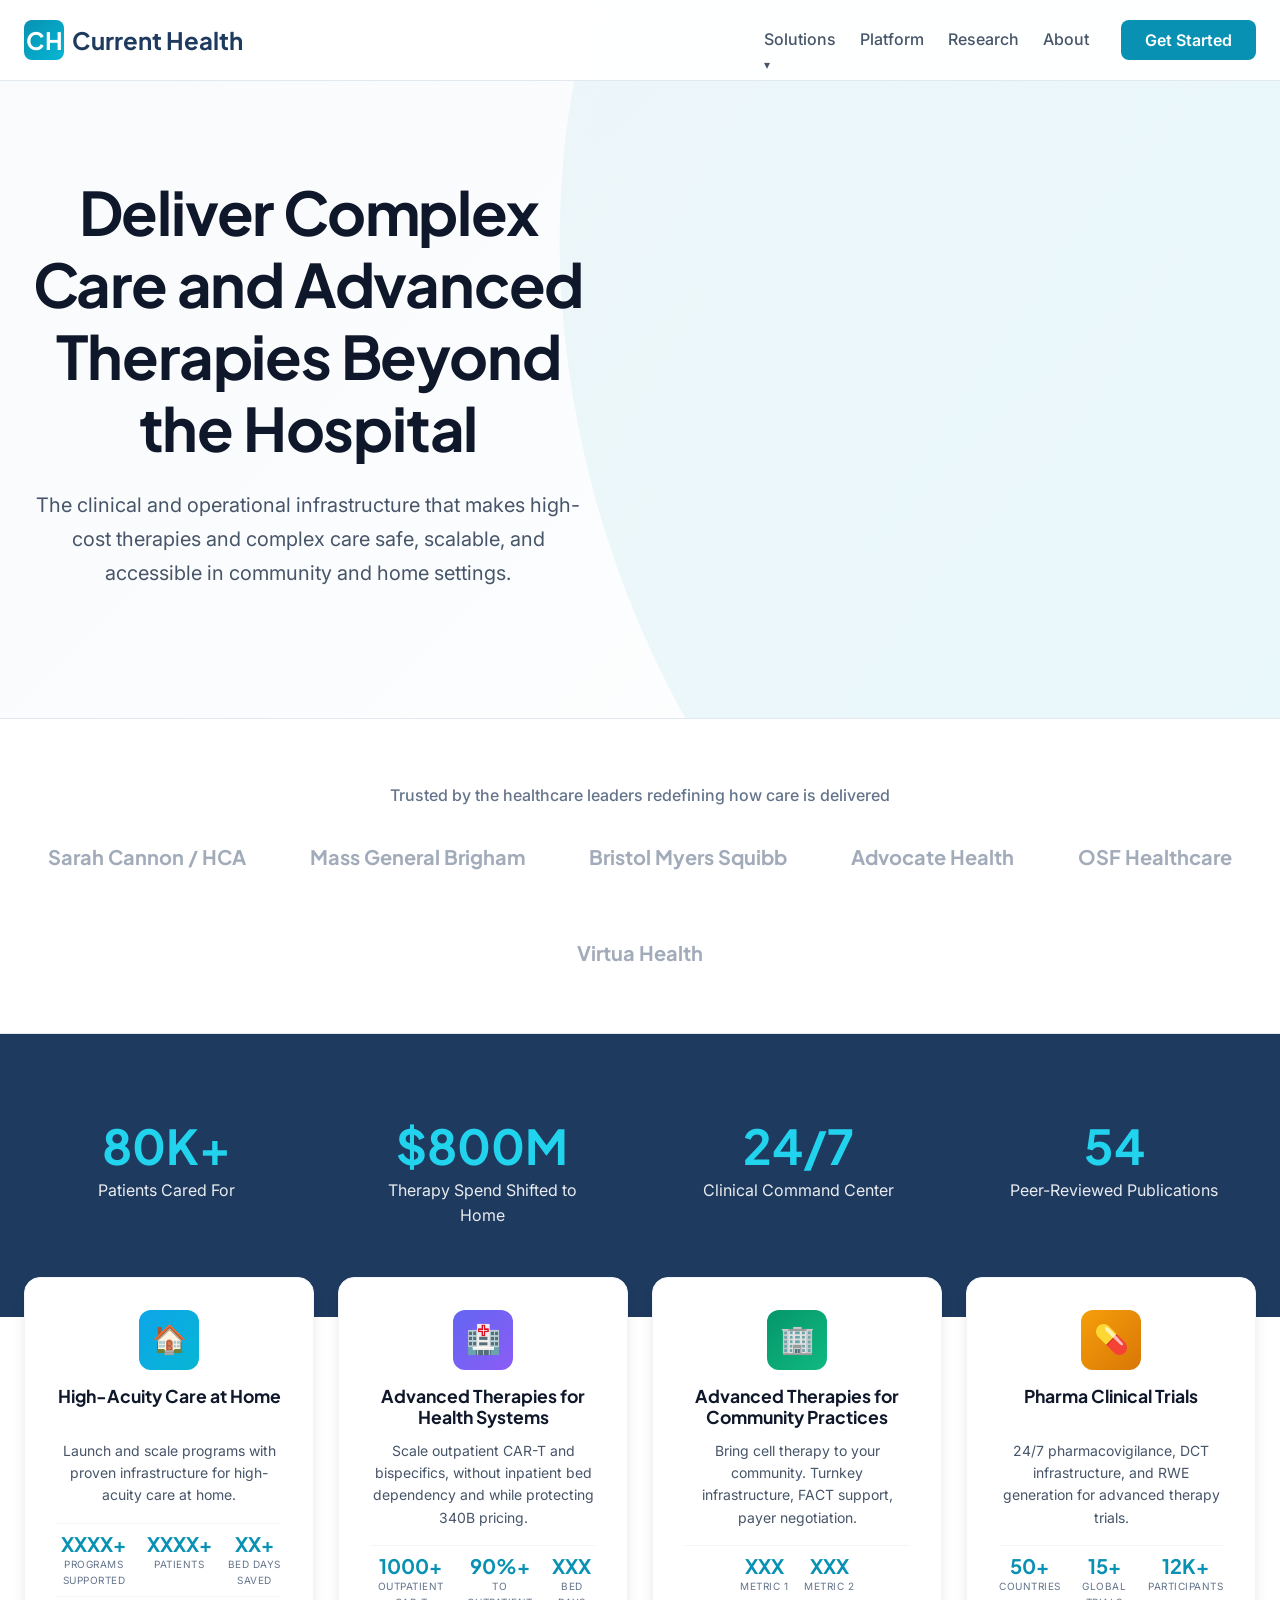
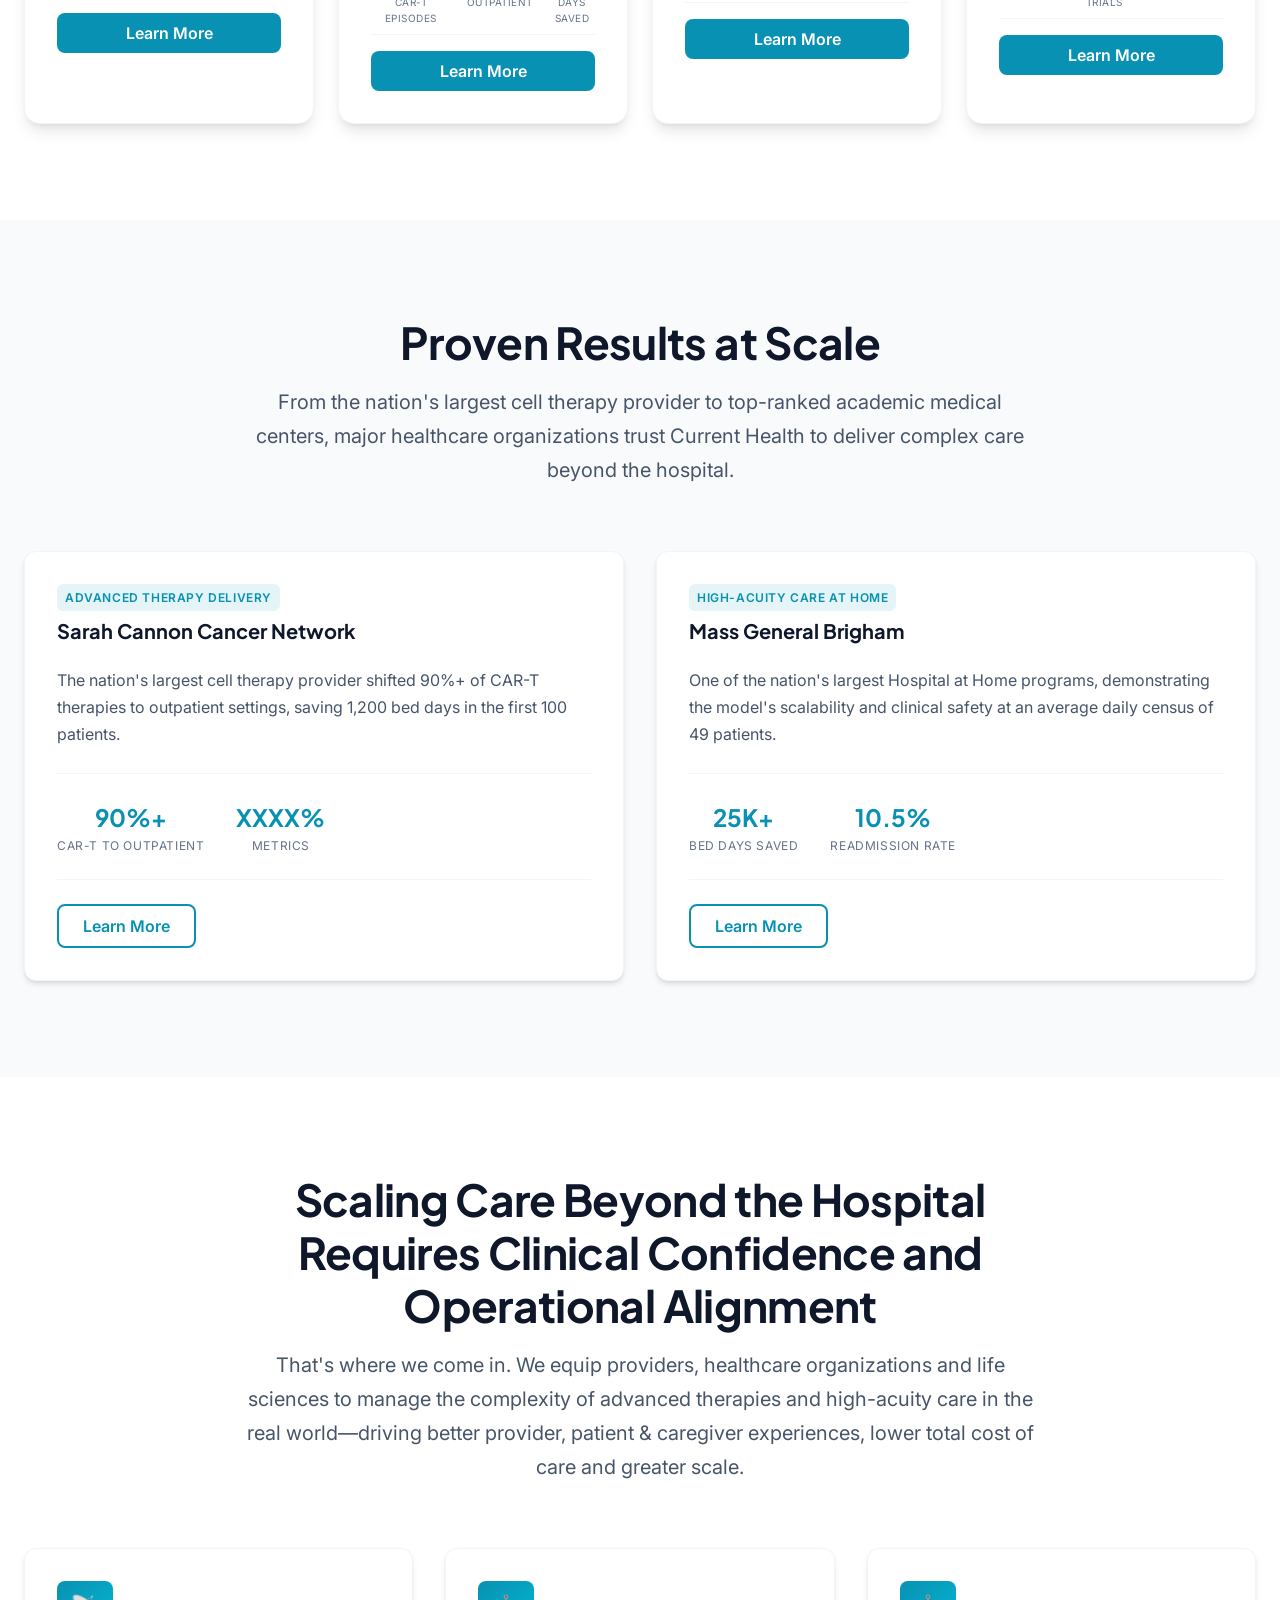
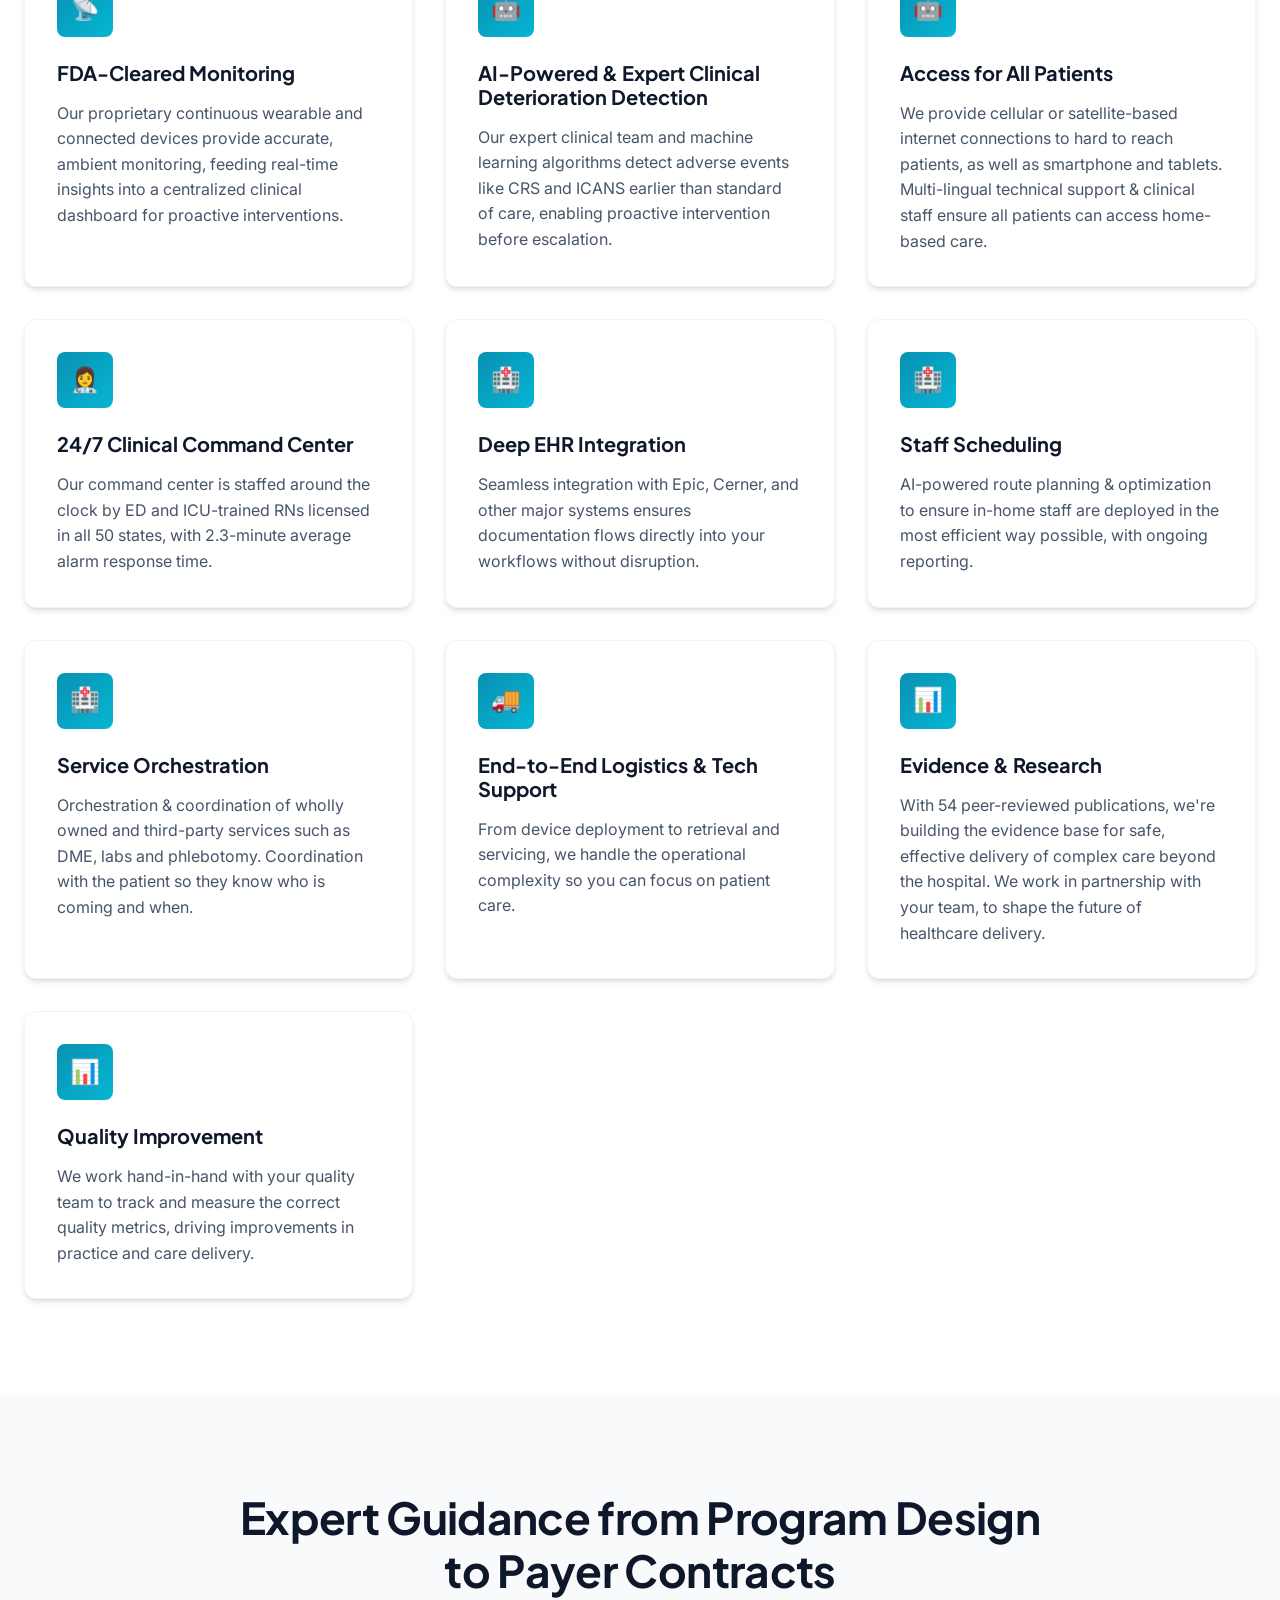
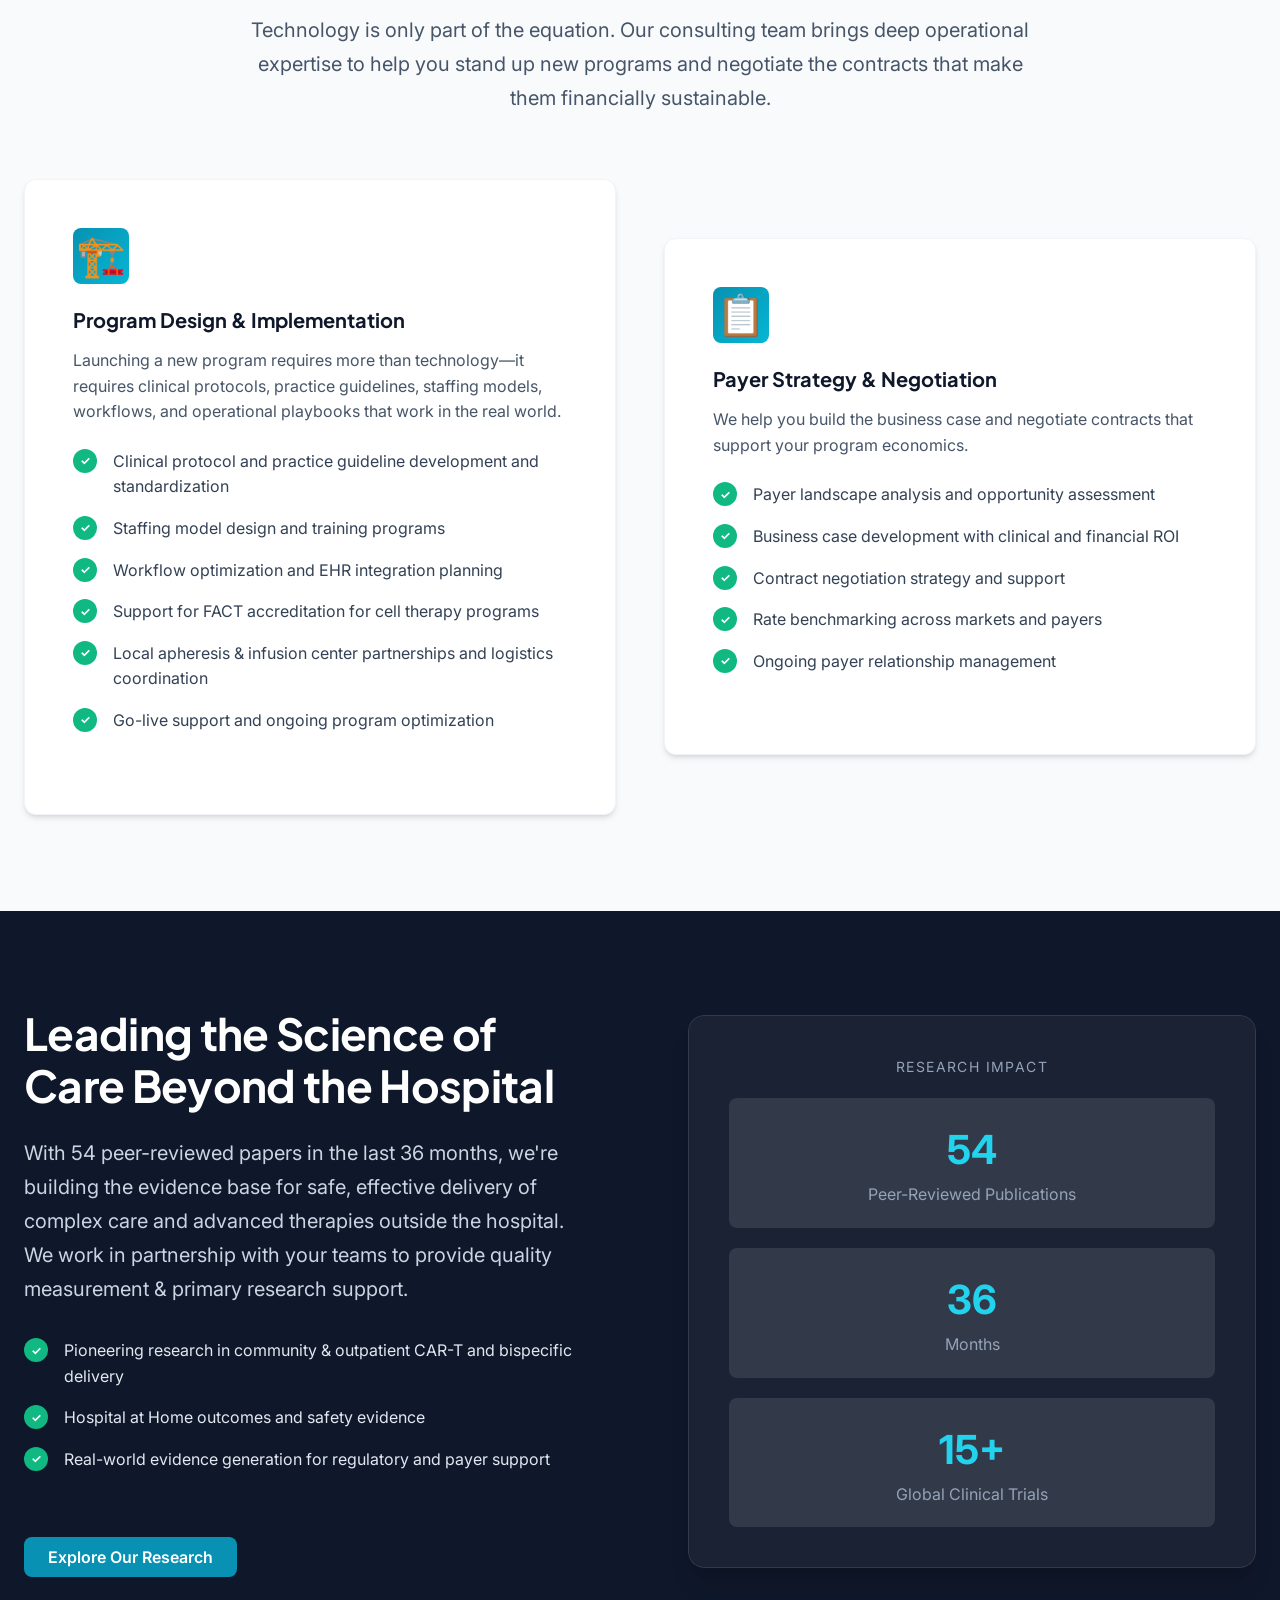
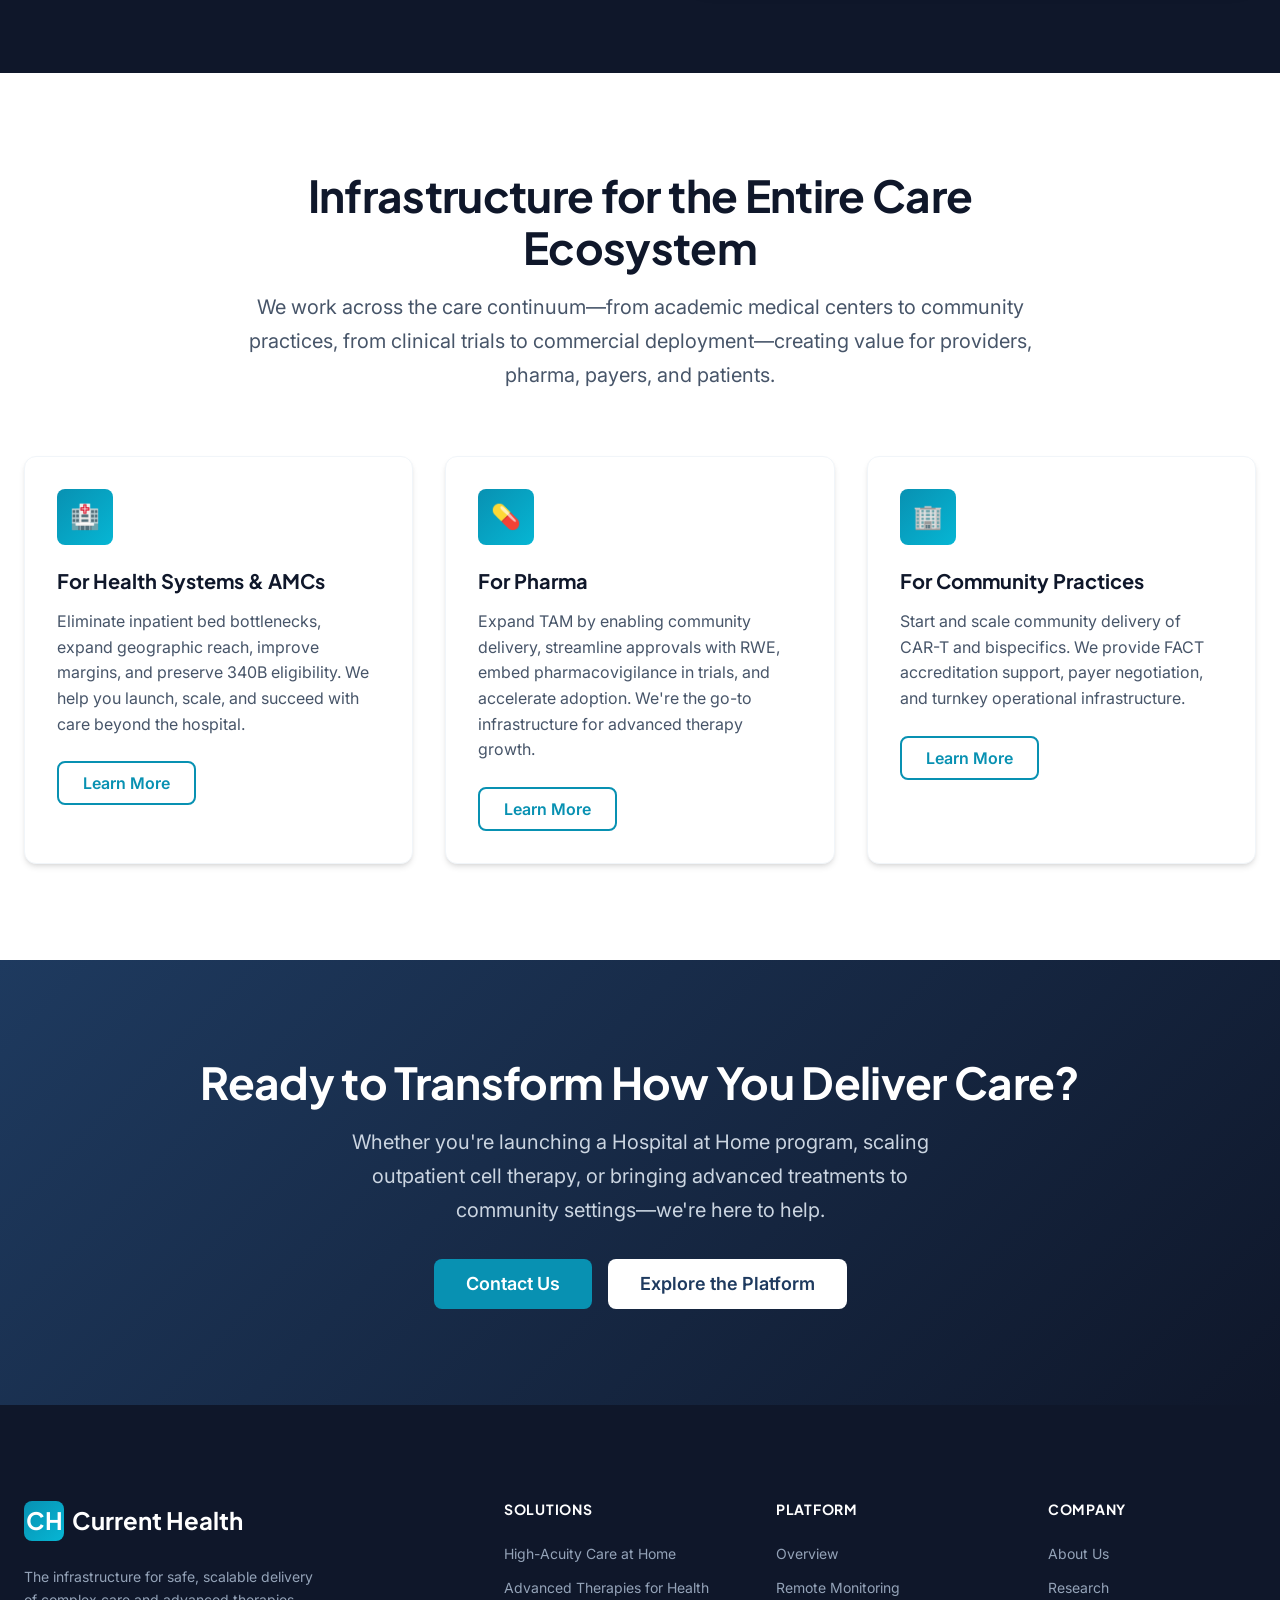
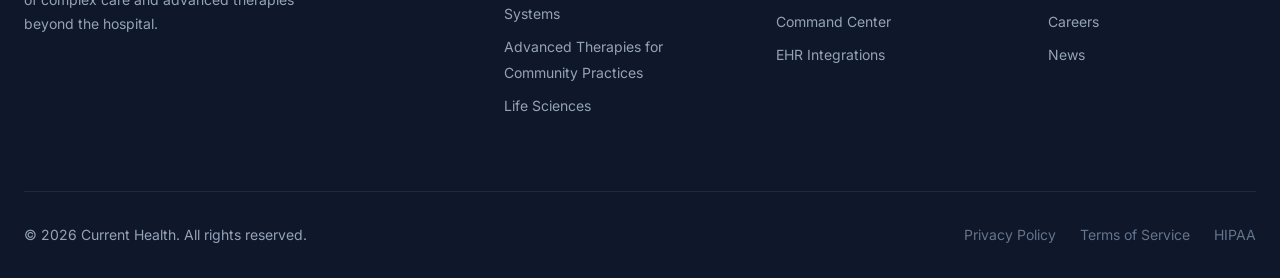
<file: index.html>
<!DOCTYPE html>
<html lang="en">
<head>
  <meta charset="UTF-8">
  <meta name="viewport" content="width=device-width, initial-scale=1.0">
  <title>Current Health | Deliver Complex Care Beyond the Hospital</title>
  <meta name="description" content="Current Health provides the clinical and operational infrastructure for Hospital at Home and outpatient advanced therapy delivery. 1,000+ CAR-T episodes. 50K+ H@H cases. Trusted by the nation's leading health systems.">
  <link rel="preconnect" href="https://fonts.googleapis.com">
  <link rel="preconnect" href="https://fonts.gstatic.com" crossorigin>
  <link href="https://fonts.googleapis.com/css2?family=Inter:wght@400;500;600;700&family=Plus+Jakarta+Sans:wght@600;700;800&display=swap" rel="stylesheet">
  <link rel="stylesheet" href="css/styles.css">
</head>
<body>
  <!-- Header -->
  <header class="header">
    <div class="container">
      <div class="header-inner">
        <a href="index.html" class="logo">
          <div class="logo-icon">CH</div>
          <span>Current Health</span>
        </a>
        <nav class="nav">
          <ul class="nav-links">
            <li class="nav-dropdown">
              <a href="#" class="nav-link">Solutions</a>
              <ul class="dropdown-menu">
                <li><a href="hospital-at-home.html">High-Acuity Care at Home</a></li>
                <li><a href="advanced-therapies.html">Advanced Therapies for Health Systems</a></li>
                <li><a href="community-oncology.html">Advanced Therapies for Community Practices</a></li>
                <li><a href="pharma.html">Life Sciences</a></li>
              </ul>
            </li>
            <li><a href="platform.html" class="nav-link">Platform</a></li>
            <li><a href="research.html" class="nav-link">Research</a></li>
            <li><a href="about.html" class="nav-link">About</a></li>
          </ul>
          <a href="#contact" class="btn btn-primary">Get Started</a>
        </nav>
        <button class="mobile-menu-toggle" aria-label="Toggle menu">
          <svg width="24" height="24" viewBox="0 0 24 24" fill="none" stroke="currentColor" stroke-width="2">
            <line x1="3" y1="6" x2="21" y2="6"></line>
            <line x1="3" y1="12" x2="21" y2="12"></line>
            <line x1="3" y1="18" x2="21" y2="18"></line>
          </svg>
        </button>
      </div>
    </div>
  </header>

  <!-- Hero Section -->
  <section class="hero">
    <div class="container">
      <div class="hero-content hero-centered">
        <div class="hero-text" style="max-width: 900px; margin: 0 auto; text-align: center;">
          <h1>Deliver Complex Care and Advanced Therapies Beyond the Hospital</h1>
          <p class="lead">
            The clinical and operational infrastructure that makes high-cost therapies and complex care safe, scalable, and accessible in community and home settings.
          </p>
        </div>
      </div>
    </div>
  </section>


  <!-- Customer Logos -->
  <section class="logos-section">
    <div class="container">
      <p class="logos-header">Trusted by the healthcare leaders redefining how care is delivered</p>
      <div class="logos-grid">
        <span class="logo-item">Sarah Cannon / HCA</span>
        <span class="logo-item">Mass General Brigham</span>
        <span class="logo-item">Bristol Myers Squibb</span>
        <span class="logo-item">Advocate Health</span>
        <span class="logo-item">OSF Healthcare</span>
        <span class="logo-item">Virtua Health</span>
      </div>
    </div>
  </section>

    <!-- Stats Section -->
  <section class="stats">
    <div class="container">
      <div class="stats-grid">
        <div class="stat-item">
          <div class="stat-number">80K+</div>
          <div class="stat-label">Patients Cared For</div>
        </div>
        <div class="stat-item">
          <div class="stat-number">$800M</div>
          <div class="stat-label">Therapy Spend Shifted to Home</div>
        </div>
        <div class="stat-item">
          <div class="stat-number">24/7</div>
          <div class="stat-label">Clinical Command Center</div>
        </div>
        <div class="stat-item">
          <div class="stat-number">54</div>
          <div class="stat-label">Peer-Reviewed Publications</div>
        </div>
      </div>
    </div>
  </section>


  <!-- Four Solutions Section -->
  <section class="section" style="padding-top: 0; margin-top: -40px;">
    <div class="container">
      <div class="four-models-grid">
        <!-- Hospital at Home Card -->
        <div class="model-card model-card-compact">
          <div class="model-icon-small" style="background: linear-gradient(135deg, #0ea5e9, #06b6d4);">
            <span>🏠</span>
          </div>
          <h3>High-Acuity Care at Home</h3>
          <p class="model-description">
            Launch and scale programs with proven infrastructure for high-acuity care at home.
          </p>
          <div class="model-stats-compact">
            <div class="model-stat-compact">
              <span class="model-stat-number-sm">XXXX+</span>
              <span class="model-stat-label-sm">Programs Supported</span>
            </div>
            <div class="model-stat-compact">
              <span class="model-stat-number-sm">XXXX+</span>
              <span class="model-stat-label-sm">Patients</span>
            </div>
            <div class="model-stat-compact">
              <span class="model-stat-number-sm">XX+</span>
              <span class="model-stat-label-sm">Bed Days Saved</span>
            </div>
          </div>
          <a href="hospital-at-home.html" class="btn btn-primary" style="width: 100%;">Learn More</a>
        </div>

        <!-- Advanced Therapies for Health Systems Card -->
        <div class="model-card model-card-compact">
          <div class="model-icon-small" style="background: linear-gradient(135deg, #6366f1, #8b5cf6);">
            <span>🏥</span>
          </div>
          <h3>Advanced Therapies for Health Systems</h3>
          <p class="model-description">
            Scale outpatient CAR-T and bispecifics, without inpatient bed dependency and while protecting 340B pricing.
          </p>
          <div class="model-stats-compact">
            <div class="model-stat-compact">
              <span class="model-stat-number-sm">1000+</span>
              <span class="model-stat-label-sm">Outpatient CAR-T Episodes</span>
            </div>
            <div class="model-stat-compact">
              <span class="model-stat-number-sm">90%+</span>
              <span class="model-stat-label-sm">To Outpatient</span>
            </div>
            <div class="model-stat-compact">
              <span class="model-stat-number-sm">XXX</span>
              <span class="model-stat-label-sm">Bed Days Saved</span>
            </div>
          </div>
          <a href="advanced-therapies.html" class="btn btn-primary" style="width: 100%;">Learn More</a>
        </div>

        <!-- Community Oncology Card -->
        <div class="model-card model-card-compact">
          <div class="model-icon-small" style="background: linear-gradient(135deg, #059669, #10b981);">
            <span>🏢</span>
          </div>
          <h3>Advanced Therapies for Community Practices</h3>
          <p class="model-description">
            Bring cell therapy to your community. Turnkey infrastructure, FACT support, payer negotiation.
          </p>
          <div class="model-stats-compact">
            <div class="model-stat-compact">
              <span class="model-stat-number-sm">XXX</span>
              <span class="model-stat-label-sm">METRIC 1</span>
            </div>
            <div class="model-stat-compact">
              <span class="model-stat-number-sm">XXX</span>
              <span class="model-stat-label-sm">METRIC 2</span>
            </div>
          </div>
          <a href="community-oncology.html" class="btn btn-primary" style="width: 100%;">Learn More</a>
        </div>

        <!-- Pharma Clinical Trials Card -->
        <div class="model-card model-card-compact">
          <div class="model-icon-small" style="background: linear-gradient(135deg, #f59e0b, #d97706);">
            <span>💊</span>
          </div>
          <h3>Pharma Clinical Trials</h3>
          <p class="model-description">
            24/7 pharmacovigilance, DCT infrastructure, and RWE generation for advanced therapy trials.
          </p>
          <div class="model-stats-compact">
            <div class="model-stat-compact">
              <span class="model-stat-number-sm">50+</span>
              <span class="model-stat-label-sm">Countries</span>
            </div>
            <div class="model-stat-compact">
              <span class="model-stat-number-sm">15+</span>
              <span class="model-stat-label-sm">Global Trials</span>
            </div>
            <div class="model-stat-compact">
              <span class="model-stat-number-sm">12K+</span>
              <span class="model-stat-label-sm">Participants</span>
            </div>
          </div>
          <a href="pharma.html" class="btn btn-primary" style="width: 100%;">Learn More</a>
        </div>
      </div>
    </div>
  </section>

  <!-- Case Studies Section -->
  <section class="section section-light">
    <div class="container">
      <div class="section-header">
        <h2>Proven Results at Scale</h2>
        <p class="lead">
          From the nation's largest cell therapy provider to top-ranked academic medical centers, major healthcare organizations trust Current Health to deliver complex care beyond the hospital.
        </p>
      </div>
      <div class="case-studies-grid">
        <!-- Sarah Cannon Case Study -->
        <div class="case-study-card">
          <div class="case-study-header">
            <div class="case-study-label">Advanced Therapy Delivery</div>
            <h3>Sarah Cannon Cancer Network</h3>
          </div>
          <p>The nation's largest cell therapy provider shifted 90%+ of CAR-T therapies to outpatient settings, saving 1,200 bed days in the first 100 patients.</p>
          <div class="case-study-stats">
            <div class="case-study-stat">
              <div class="case-study-stat-number">90%+</div>
              <div class="case-study-stat-label">CAR-T to Outpatient</div>
            </div>
            <div class="case-study-stat">
              <div class="case-study-stat-number">XXXX%</div>
              <div class="case-study-stat-label">Metrics</div>
            </div>
          </div>
          <a href="advanced-therapies.html" class="btn btn-secondary">Learn More</a>
        </div>

        <!-- MGB Case Study -->
        <div class="case-study-card">
          <div class="case-study-header">
            <div class="case-study-label">High-Acuity Care at Home</div>
            <h3>Mass General Brigham</h3>
          </div>
          <p>One of the nation's largest Hospital at Home programs, demonstrating the model's scalability and clinical safety at an average daily census of 49 patients.</p>
          <div class="case-study-stats">
            <div class="case-study-stat">
              <div class="case-study-stat-number">25K+</div>
              <div class="case-study-stat-label">Bed Days Saved</div>
            </div>
            <div class="case-study-stat">
              <div class="case-study-stat-number">10.5%</div>
              <div class="case-study-stat-label">Readmission Rate</div>
            </div>
          </div>
          <a href="hospital-at-home.html" class="btn btn-secondary">Learn More</a>
        </div>
      </div>
    </div>
  </section>


  <!-- Why Current Health Section -->
  <section class="section">
    <div class="container">
      <div class="section-header">
        <h2>Scaling Care Beyond the Hospital Requires Clinical Confidence and Operational Alignment</h2>
        <p class="lead">
          That's where we come in. We equip providers, healthcare organizations and life sciences to manage the complexity of advanced therapies and high-acuity care in the real world—driving better provider, patient & caregiver experiences, lower total cost of care and greater scale.
        </p>
      </div>
      <div class="features-grid">
        <div class="feature-card">
          <div class="feature-icon">📡</div>
          <h3>FDA-Cleared Monitoring</h3>
          <p>Our proprietary continuous wearable and connected devices provide accurate, ambient monitoring, feeding real-time insights into a centralized clinical dashboard for proactive interventions.</p>
        </div>
        <div class="feature-card">
          <div class="feature-icon">🤖</div>
          <h3>AI-Powered & Expert Clinical Deterioration Detection</h3>
          <p>Our expert clinical team and machine learning algorithms detect adverse events like CRS and ICANS earlier than standard of care, enabling proactive intervention before escalation.</p>
        </div>
        <div class="feature-card">
          <div class="feature-icon">🤖</div>
          <h3>Access for All Patients</h3>
          <p>We provide cellular or satellite-based internet connections to hard to reach patients, as well as smartphone and tablets. Multi-lingual technical support & clinical staff ensure all patients can access home-based care.</p>
        </div>
        <div class="feature-card">
          <div class="feature-icon">👩‍⚕️</div>
          <h3>24/7 Clinical Command Center</h3>
          <p>Our command center is staffed around the clock by ED and ICU-trained RNs licensed in all 50 states, with 2.3-minute average alarm response time.</p>
        </div>
        <div class="feature-card">
          <div class="feature-icon">🏥</div>
          <h3>Deep EHR Integration</h3>
          <p>Seamless integration with Epic, Cerner, and other major systems ensures documentation flows directly into your workflows without disruption.</p>
        </div>
        <div class="feature-card">
          <div class="feature-icon">🏥</div>
          <h3>Staff Scheduling</h3>
          <p>AI-powered route planning & optimization to ensure in-home staff are deployed in the most efficient way possible, with ongoing reporting.</p>
        </div>
        <div class="feature-card">
          <div class="feature-icon">🏥</div>
          <h3>Service Orchestration</h3>
          <p>Orchestration & coordination of wholly owned and third-party services such as DME, labs and phlebotomy. Coordination with the patient so they know who is coming and when.</p>
        </div>
        <div class="feature-card">
          <div class="feature-icon">🚚</div>
          <h3>End-to-End Logistics & Tech Support</h3>
          <p>From device deployment to retrieval and servicing, we handle the operational complexity so you can focus on patient care.</p>
        </div>
        <div class="feature-card">
          <div class="feature-icon">📊</div>
          <h3>Evidence & Research</h3>
          <p>With 54 peer-reviewed publications, we're building the evidence base for safe, effective delivery of complex care beyond the hospital. We work in partnership with your team, to shape the future of healthcare delivery.</p>
        </div>
        <div class="feature-card">
          <div class="feature-icon">📊</div>
          <h3>Quality Improvement</h3>
          <p>We work hand-in-hand with your quality team to track and measure the correct quality metrics, driving improvements in practice and care delivery.</p>
        </div>
      </div>
    </div>
  </section>

   <!-- Professional Services Section -->
  <section class="section section-light" id="services">
    <div class="container">
      <div class="section-header">
        <h2>Expert Guidance from Program Design to Payer Contracts</h2>
        <p class="lead">
          Technology is only part of the equation. Our consulting team brings deep operational expertise to help you stand up new programs and negotiate the contracts that make them financially sustainable.
        </p>
      </div>
      <div class="two-col" style="gap: var(--spacing-2xl);">
        <div class="feature-card" style="padding: var(--spacing-2xl);">
          <div class="feature-icon" style="font-size: 2.5rem;">🏗️</div>
          <h3>Program Design & Implementation</h3>
          <p style="margin-bottom: var(--spacing-lg);">
            Launching a new program requires more than technology—it requires clinical protocols, practice guidelines, staffing models, workflows, and operational playbooks that work in the real world.
          </p>
          <ul class="check-list">
            <li>Clinical protocol and practice guideline development and standardization</li>
            <li>Staffing model design and training programs</li>
            <li>Workflow optimization and EHR integration planning</li>
            <li>Support for FACT accreditation for cell therapy programs</li>
            <li>Local apheresis & infusion center partnerships and logistics coordination</li>
            <li>Go-live support and ongoing program optimization</li>
          </ul>
        </div>
        <div class="feature-card" style="padding: var(--spacing-2xl);">
          <div class="feature-icon" style="font-size: 2.5rem;">📋</div>
          <h3>Payer Strategy & Negotiation</h3>
          <p style="margin-bottom: var(--spacing-lg);">
            We help you build the business case and negotiate contracts that support your program economics.
          </p>
          <ul class="check-list">
            <li>Payer landscape analysis and opportunity assessment</li>
            <li>Business case development with clinical and financial ROI</li>
            <li>Contract negotiation strategy and support</li>
            <li>Rate benchmarking across markets and payers</li>
            <li>Ongoing payer relationship management</li>
          </ul>
        </div>
      </div>
    </div>
  </section>

    <!-- Research Section -->
  <section class="section section-dark">
    <div class="container">
      <div class="two-col">
        <div class="two-col-content">
          <h2>Leading the Science of Care Beyond the Hospital</h2>
          <p class="lead" style="color: var(--gray-300);">
            With 54 peer-reviewed papers in the last 36 months, we're building the evidence base for safe, effective delivery of complex care and advanced therapies outside the hospital. We work in partnership with your teams to provide quality measurement & primary research support.
          </p>
          <ul class="check-list" style="color: var(--gray-200);">
            <li style="color: var(--gray-200);">Pioneering research in community & outpatient CAR-T and bispecific delivery</li>
            <li style="color: var(--gray-200);">Hospital at Home outcomes and safety evidence</li>
            <li style="color: var(--gray-200);">Real-world evidence generation for regulatory and payer support</li>
          </ul>
          <a href="research.html" class="btn btn-primary" style="margin-top: var(--spacing-xl);">Explore Our Research</a>
        </div>
        <div class="two-col-image">
          <div style="background: rgba(255,255,255,0.05); border-radius: var(--radius-xl); padding: 40px; border: 1px solid rgba(255,255,255,0.1);">
            <div style="text-align: center;">
              <div style="font-size: 0.875rem; text-transform: uppercase; letter-spacing: 0.1em; color: var(--gray-400); margin-bottom: 20px;">Research Impact</div>
              <div style="display: grid; gap: 20px;">
                <div style="background: rgba(255,255,255,0.1); padding: 20px; border-radius: var(--radius-md); text-align: center;">
                  <div style="font-size: 2.5rem; font-weight: 700; color: var(--primary-light);">54</div>
                  <div style="color: var(--gray-400);">Peer-Reviewed Publications</div>
                </div>
                <div style="background: rgba(255,255,255,0.1); padding: 20px; border-radius: var(--radius-md); text-align: center;">
                  <div style="font-size: 2.5rem; font-weight: 700; color: var(--primary-light);">36</div>
                  <div style="color: var(--gray-400);">Months</div>
                </div>
                <div style="background: rgba(255,255,255,0.1); padding: 20px; border-radius: var(--radius-md); text-align: center;">
                  <div style="font-size: 2.5rem; font-weight: 700; color: var(--primary-light);">15+</div>
                  <div style="color: var(--gray-400);">Global Clinical Trials</div>
                </div>
              </div>
            </div>
          </div>
        </div>
      </div>
    </div>
  </section>



  <!-- Who We Serve Section -->
  <section class="section">
    <div class="container">
      <div class="section-header">
        <h2>Infrastructure for the Entire Care Ecosystem</h2>
        <p class="lead">
          We work across the care continuum—from academic medical centers to community practices, from clinical trials to commercial deployment—creating value for providers, pharma, payers, and patients.
        </p>
      </div>
      <div class="features-grid">
        <div class="feature-card">
          <div class="feature-icon">🏥</div>
          <h3>For Health Systems & AMCs</h3>
          <p>Eliminate inpatient bed bottlenecks, expand geographic reach, improve margins, and preserve 340B eligibility. We help you launch, scale, and succeed with care beyond the hospital.</p>
          <a href="providers.html" class="btn btn-secondary" style="margin-top: var(--spacing-lg);">Learn More</a>
        </div>
        <div class="feature-card">
          <div class="feature-icon">💊</div>
          <h3>For Pharma</h3>
          <p>Expand TAM by enabling community delivery, streamline approvals with RWE, embed pharmacovigilance in trials, and accelerate adoption. We're the go-to infrastructure for advanced therapy growth.</p>
          <a href="pharma.html" class="btn btn-secondary" style="margin-top: var(--spacing-lg);">Learn More</a>
        </div>
        <div class="feature-card">
          <div class="feature-icon">🏢</div>
          <h3>For Community Practices</h3>
          <p>Start and scale community delivery of CAR-T and bispecifics. We provide FACT accreditation support, payer negotiation, and turnkey operational infrastructure.</p>
          <a href="providers.html#community" class="btn btn-secondary" style="margin-top: var(--spacing-lg);">Learn More</a>
        </div>
      </div>
    </div>
  </section>

 


  <!-- CTA Section -->
  <section class="cta-section" id="contact">
    <div class="container">
      <h2>Ready to Transform How You Deliver Care?</h2>
      <p class="lead">
        Whether you're launching a Hospital at Home program, scaling outpatient cell therapy, or bringing advanced treatments to community settings—we're here to help.
      </p>
      <div class="cta-buttons">
        <a href="mailto:info@currenthealth.com" class="btn btn-primary btn-lg">Contact Us</a>
        <a href="platform.html" class="btn btn-white btn-lg">Explore the Platform</a>
      </div>
    </div>
  </section>

  <!-- Footer -->
  <footer class="footer">
    <div class="container">
      <div class="footer-grid">
        <div class="footer-brand">
          <div class="logo">
            <div class="logo-icon">CH</div>
            <span>Current Health</span>
          </div>
          <p>
            The infrastructure for safe, scalable delivery of complex care and advanced therapies beyond the hospital.
          </p>
        </div>
        <div class="footer-nav">
          <h4>Solutions</h4>
          <ul>
            <li><a href="hospital-at-home.html">High-Acuity Care at Home</a></li>
            <li><a href="advanced-therapies.html">Advanced Therapies for Health Systems</a></li>
            <li><a href="community-oncology.html">Advanced Therapies for Community Practices</a></li>
            <li><a href="pharma.html">Life Sciences</a></li>
          </ul>
        </div>
        <div class="footer-nav">
          <h4>Platform</h4>
          <ul>
            <li><a href="platform.html">Overview</a></li>
            <li><a href="platform.html#monitoring">Remote Monitoring</a></li>
            <li><a href="platform.html#command-center">Command Center</a></li>
            <li><a href="platform.html#integrations">EHR Integrations</a></li>
          </ul>
        </div>
        <div class="footer-nav">
          <h4>Company</h4>
          <ul>
            <li><a href="about.html">About Us</a></li>
            <li><a href="research.html">Research</a></li>
            <li><a href="#">Careers</a></li>
            <li><a href="#">News</a></li>
          </ul>
        </div>
      </div>
      <div class="footer-bottom">
        <div>&copy; 2026 Current Health. All rights reserved.</div>
        <div class="footer-legal">
          <a href="#">Privacy Policy</a>
          <a href="#">Terms of Service</a>
          <a href="#">HIPAA</a>
        </div>
      </div>
    </div>
  </footer>
</body>
</html>
</file>
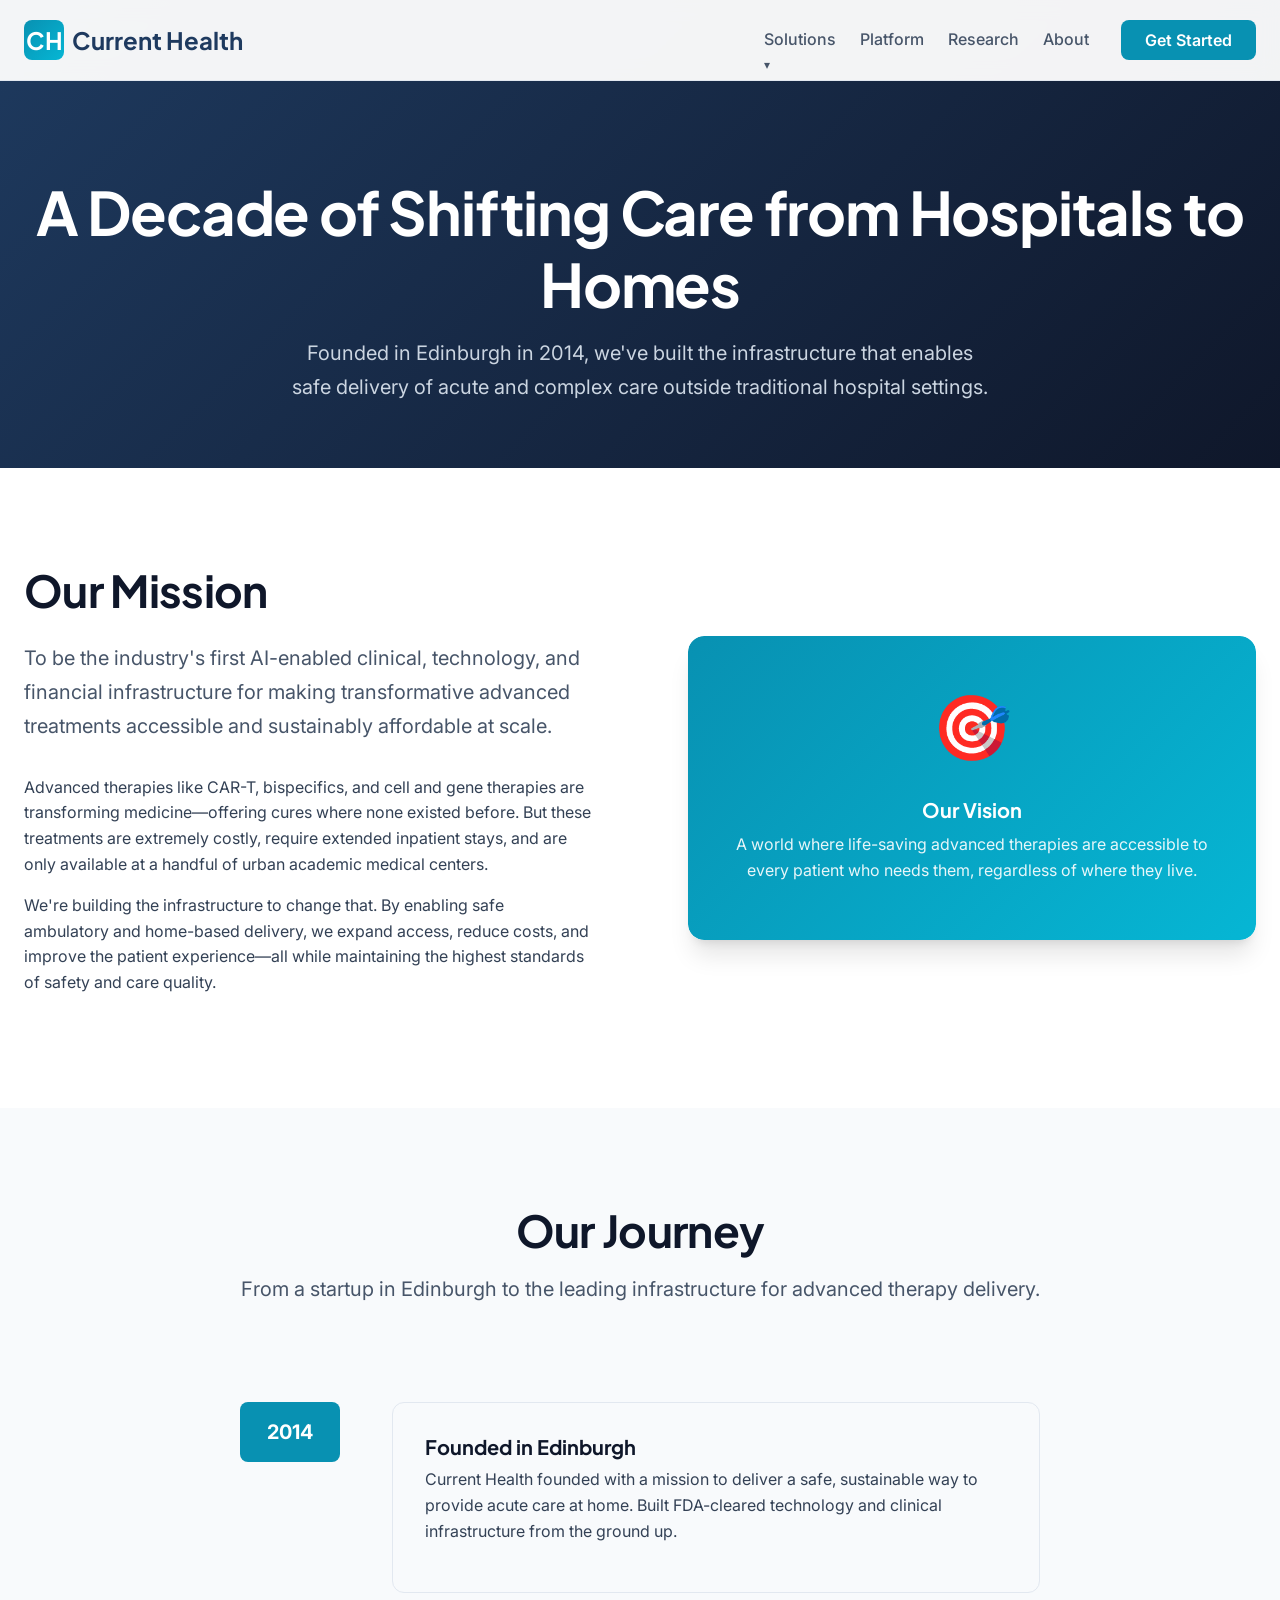
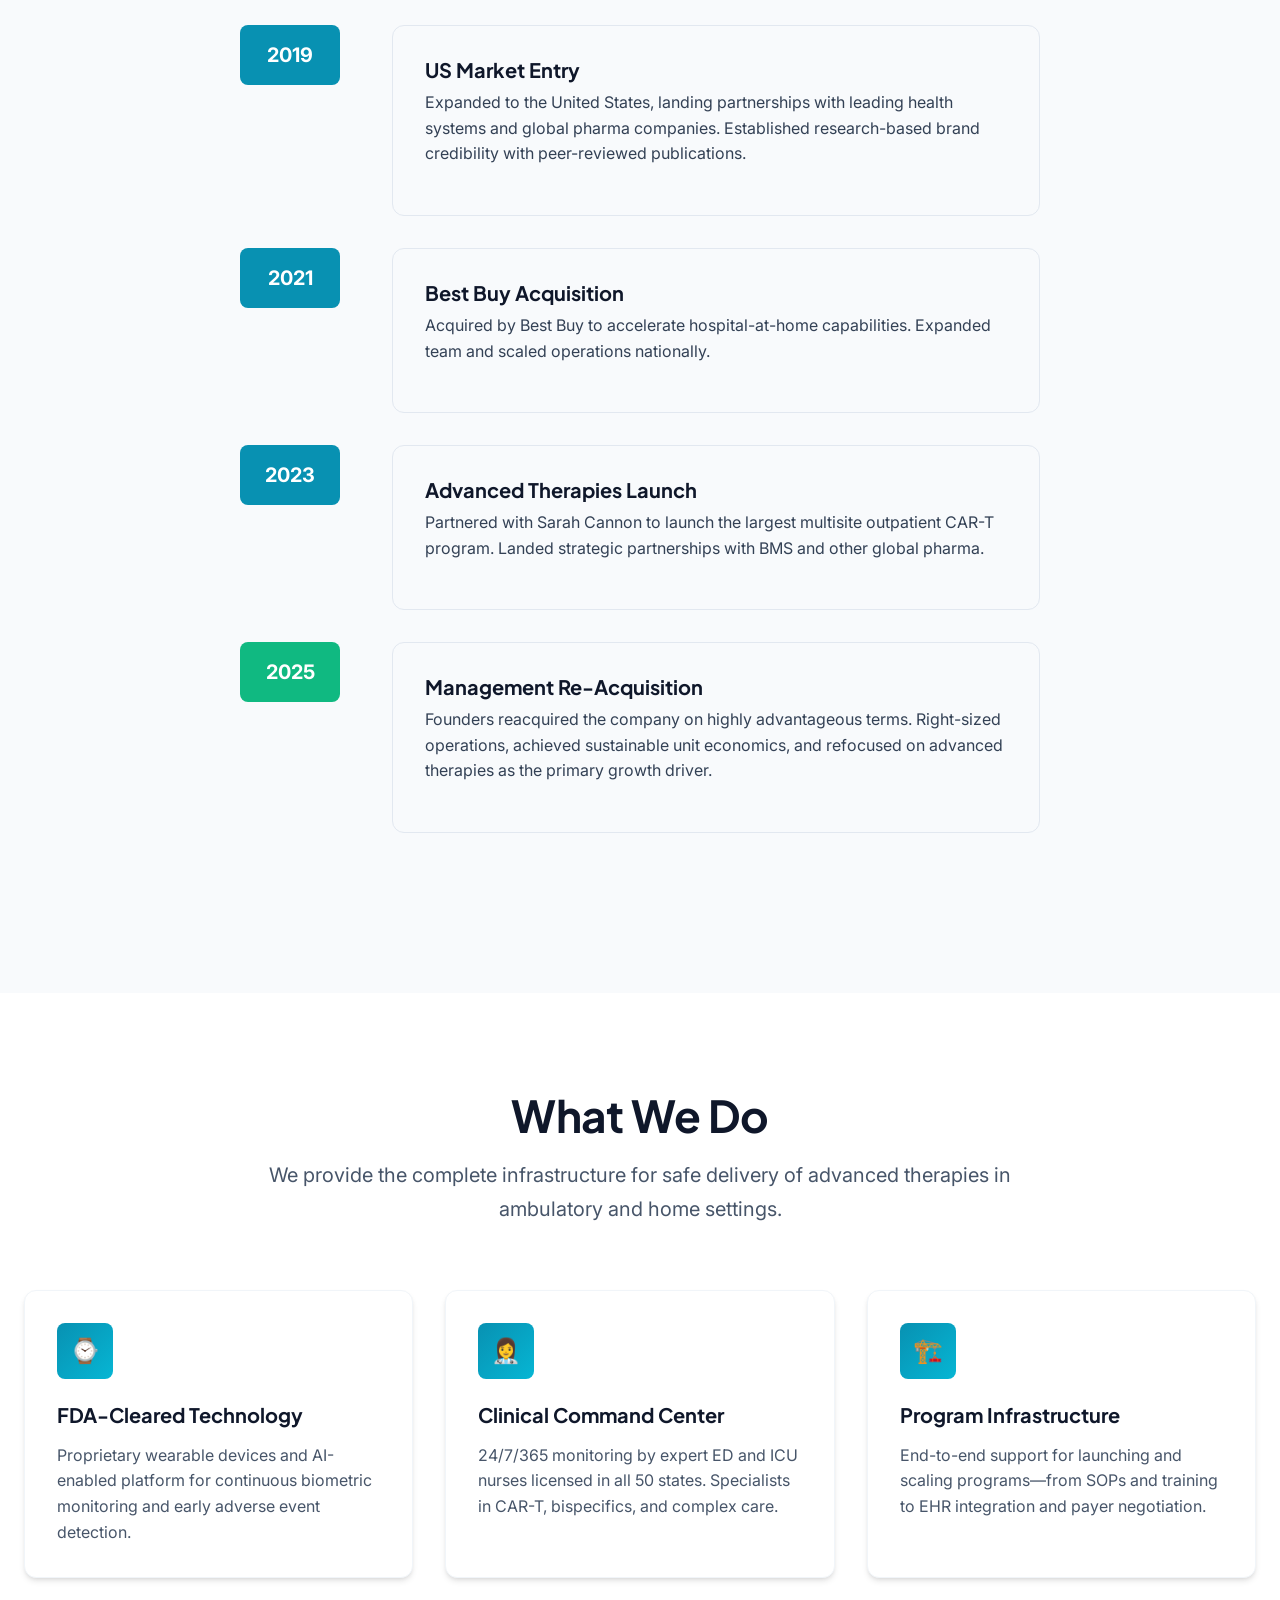
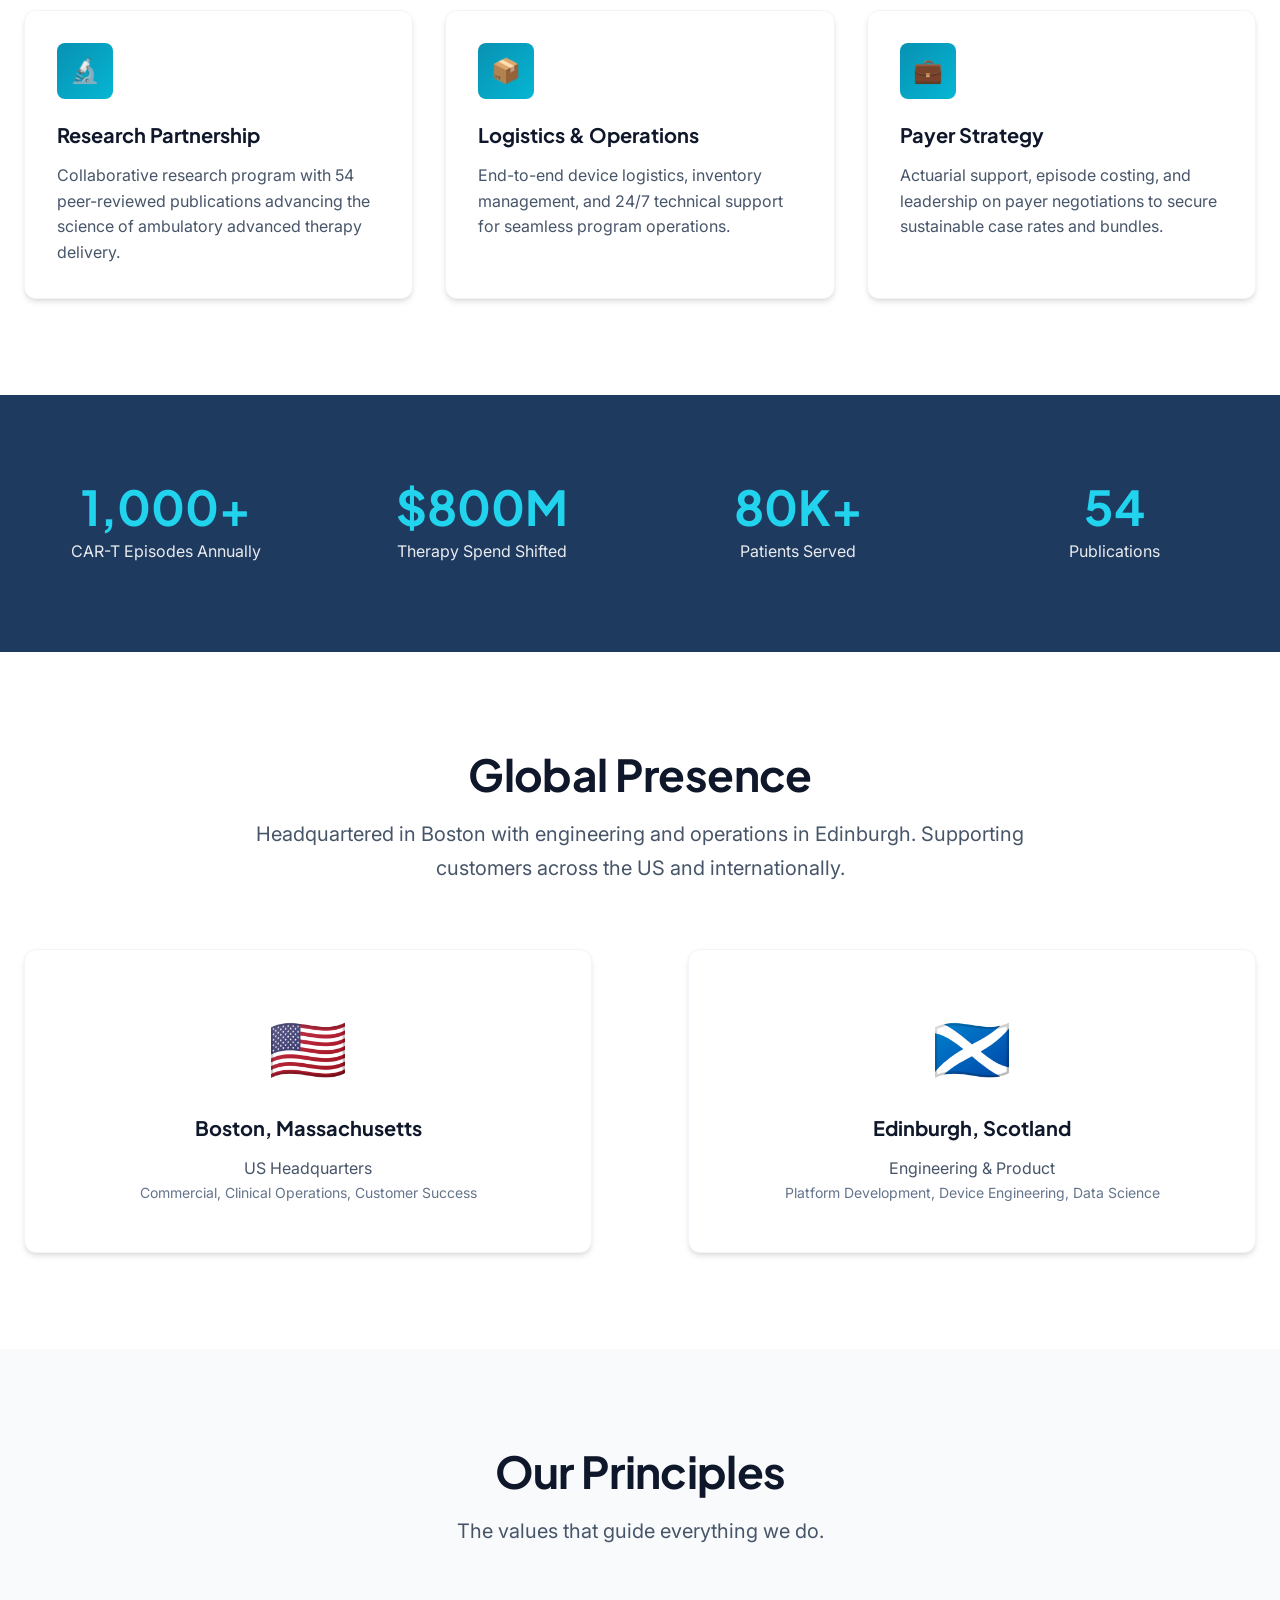
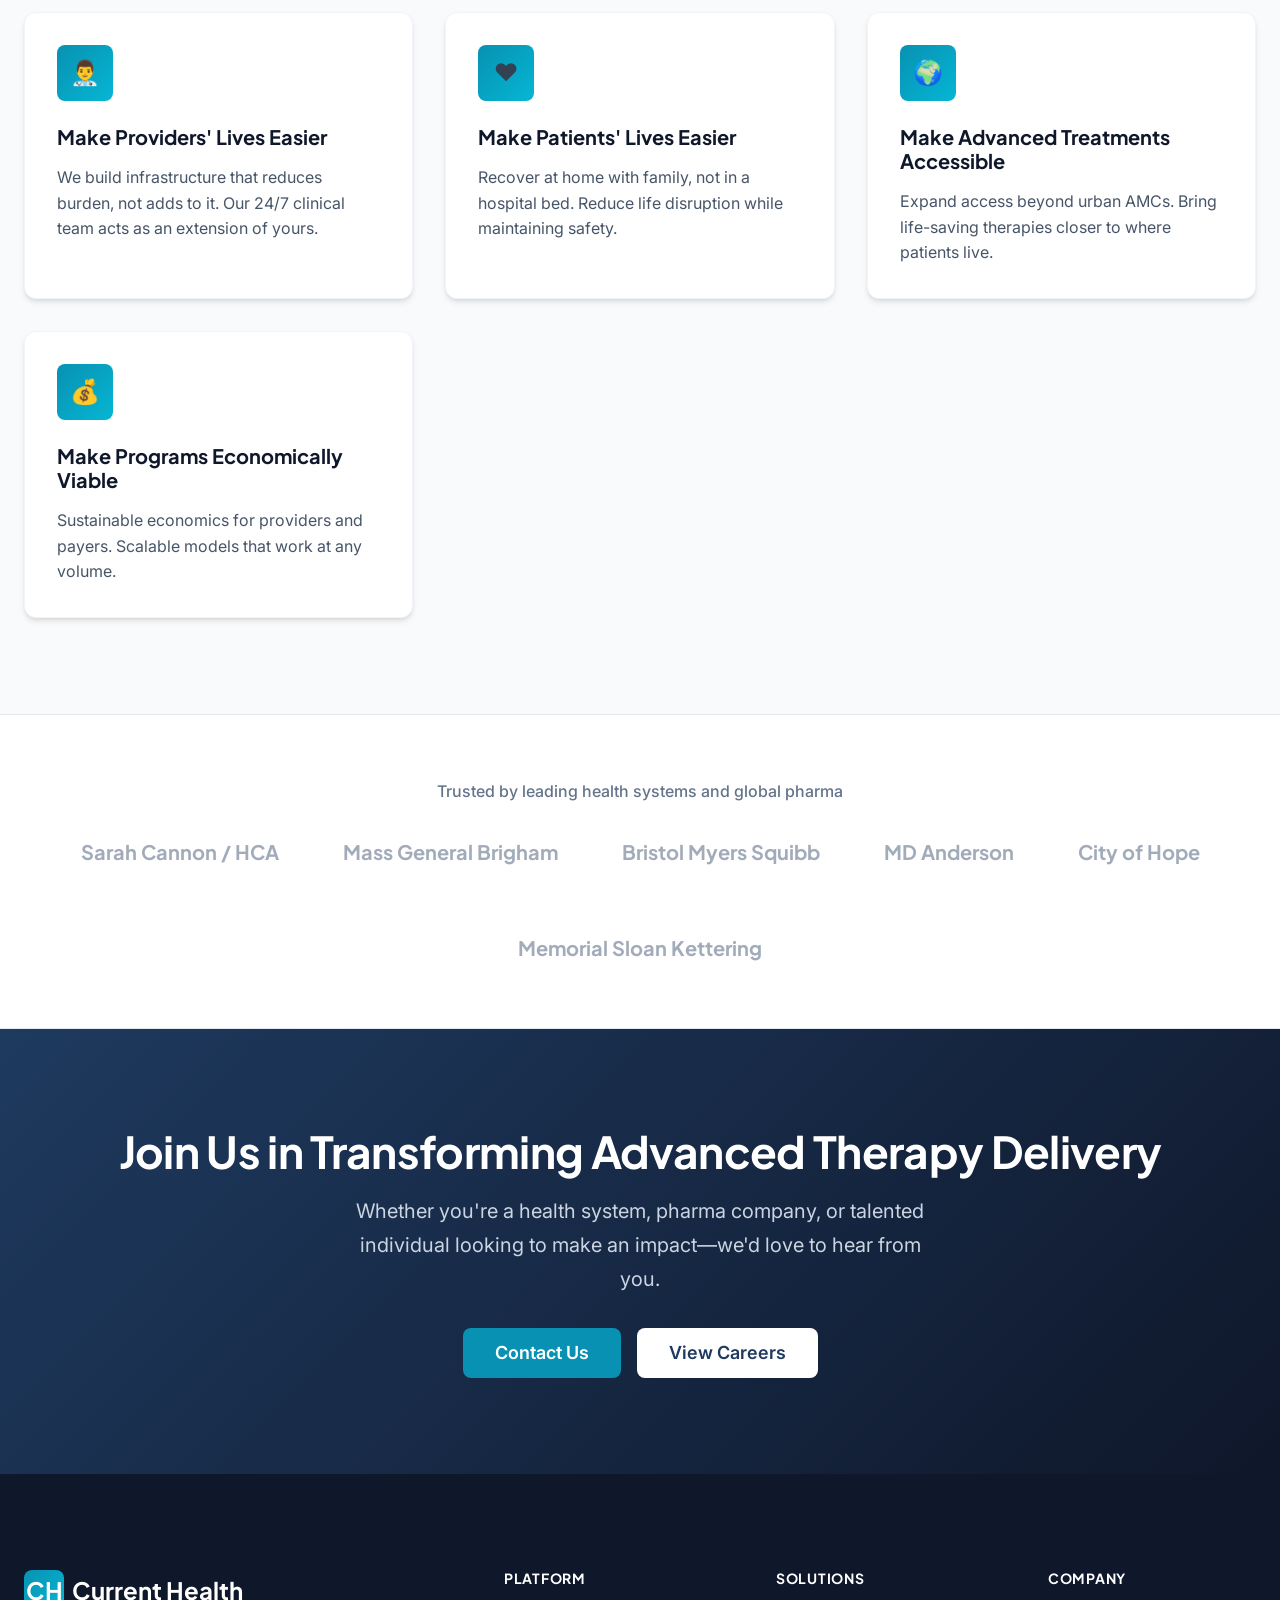
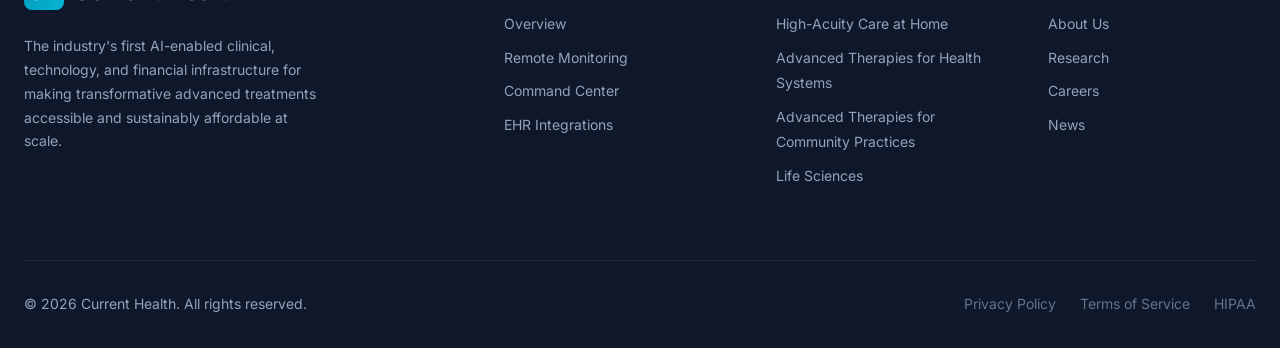
<file: about.html>
<!DOCTYPE html>
<html lang="en">
<head>
  <meta charset="UTF-8">
  <meta name="viewport" content="width=device-width, initial-scale=1.0">
  <title>About | Current Health</title>
  <meta name="description" content="A decade of experience shifting acute and complex care to home and community. Founded 2014, reacquired 2025, headquartered in Boston and Edinburgh.">
  <link rel="preconnect" href="https://fonts.googleapis.com">
  <link rel="preconnect" href="https://fonts.gstatic.com" crossorigin>
  <link href="https://fonts.googleapis.com/css2?family=Inter:wght@400;500;600;700&family=Plus+Jakarta+Sans:wght@600;700;800&display=swap" rel="stylesheet">
  <link rel="stylesheet" href="css/styles.css">
</head>
<body>
  <!-- Header -->
  <header class="header">
    <div class="container">
      <div class="header-inner">
        <a href="index.html" class="logo">
          <div class="logo-icon">CH</div>
          <span>Current Health</span>
        </a>
        <nav class="nav">
          <ul class="nav-links">
            <li class="nav-dropdown">
              <a href="#" class="nav-link">Solutions</a>
              <ul class="dropdown-menu">
                <li><a href="hospital-at-home.html">High-Acuity Care at Home</a></li>
                <li><a href="advanced-therapies.html">Advanced Therapies for Health Systems</a></li>
                <li><a href="community-oncology.html">Advanced Therapies for Community Practices</a></li>
                <li><a href="pharma.html">Life Sciences</a></li>
              </ul>
            </li>
            <li><a href="platform.html" class="nav-link">Platform</a></li>
            <li><a href="research.html" class="nav-link">Research</a></li>
            <li><a href="about.html" class="nav-link">About</a></li>
          </ul>
          <a href="index.html#contact" class="btn btn-primary">Get Started</a>
        </nav>
      </div>
    </div>
  </header>

  <!-- Page Header -->
  <section class="page-header">
    <div class="container">
      <h1>A Decade of Shifting Care from Hospitals to Homes</h1>
      <p class="lead">
        Founded in Edinburgh in 2014, we've built the infrastructure that enables safe delivery of acute and complex care outside traditional hospital settings.
      </p>
    </div>
  </section>

  <!-- Mission -->
  <section class="section">
    <div class="container">
      <div class="two-col">
        <div class="two-col-content">
          <h2>Our Mission</h2>
          <p class="lead">
            To be the industry's first AI-enabled clinical, technology, and financial infrastructure for making transformative advanced treatments accessible and sustainably affordable at scale.
          </p>
          <p>
            Advanced therapies like CAR-T, bispecifics, and cell and gene therapies are transforming medicine—offering cures where none existed before. But these treatments are extremely costly, require extended inpatient stays, and are only available at a handful of urban academic medical centers.
          </p>
          <p>
            We're building the infrastructure to change that. By enabling safe ambulatory and home-based delivery, we expand access, reduce costs, and improve the patient experience—all while maintaining the highest standards of safety and care quality.
          </p>
        </div>
        <div class="two-col-image">
          <div style="background: linear-gradient(135deg, var(--primary), var(--accent)); border-radius: var(--radius-xl); padding: 40px; color: white; text-align: center;">
            <div style="font-size: 4rem; margin-bottom: 20px;">🎯</div>
            <h4 style="color: white; margin-bottom: 10px;">Our Vision</h4>
            <p style="opacity: 0.9;">A world where life-saving advanced therapies are accessible to every patient who needs them, regardless of where they live.</p>
          </div>
        </div>
      </div>
    </div>
  </section>

  <!-- Company Timeline -->
  <section class="section section-light">
    <div class="container">
      <div class="section-header">
        <h2>Our Journey</h2>
        <p class="lead">
          From a startup in Edinburgh to the leading infrastructure for advanced therapy delivery.
        </p>
      </div>
      <div style="max-width: 800px; margin: 0 auto;">
        <div class="journey-timeline">
          <div class="journey-step">
            <div class="journey-day" style="width: 100px;">
              <div style="font-size: 1.25rem; font-weight: 700;">2014</div>
            </div>
            <div class="journey-content">
              <h4>Founded in Edinburgh</h4>
              <p>Current Health founded with a mission to deliver a safe, sustainable way to provide acute care at home. Built FDA-cleared technology and clinical infrastructure from the ground up.</p>
            </div>
          </div>
          <div class="journey-step">
            <div class="journey-day" style="width: 100px;">
              <div style="font-size: 1.25rem; font-weight: 700;">2019</div>
            </div>
            <div class="journey-content">
              <h4>US Market Entry</h4>
              <p>Expanded to the United States, landing partnerships with leading health systems and global pharma companies. Established research-based brand credibility with peer-reviewed publications.</p>
            </div>
          </div>
          <div class="journey-step">
            <div class="journey-day" style="width: 100px;">
              <div style="font-size: 1.25rem; font-weight: 700;">2021</div>
            </div>
            <div class="journey-content">
              <h4>Best Buy Acquisition</h4>
              <p>Acquired by Best Buy to accelerate hospital-at-home capabilities. Expanded team and scaled operations nationally.</p>
            </div>
          </div>
          <div class="journey-step">
            <div class="journey-day" style="width: 100px;">
              <div style="font-size: 1.25rem; font-weight: 700;">2023</div>
            </div>
            <div class="journey-content">
              <h4>Advanced Therapies Launch</h4>
              <p>Partnered with Sarah Cannon to launch the largest multisite outpatient CAR-T program. Landed strategic partnerships with BMS and other global pharma.</p>
            </div>
          </div>
          <div class="journey-step">
            <div class="journey-day" style="width: 100px; background: var(--success);">
              <div style="font-size: 1.25rem; font-weight: 700;">2025</div>
            </div>
            <div class="journey-content">
              <h4>Management Re-Acquisition</h4>
              <p>Founders reacquired the company on highly advantageous terms. Right-sized operations, achieved sustainable unit economics, and refocused on advanced therapies as the primary growth driver.</p>
            </div>
          </div>
        </div>
      </div>
    </div>
  </section>

  <!-- What We Do -->
  <section class="section">
    <div class="container">
      <div class="section-header">
        <h2>What We Do</h2>
        <p class="lead">
          We provide the complete infrastructure for safe delivery of advanced therapies in ambulatory and home settings.
        </p>
      </div>
      <div class="features-grid">
        <div class="feature-card">
          <div class="feature-icon">⌚</div>
          <h3>FDA-Cleared Technology</h3>
          <p>Proprietary wearable devices and AI-enabled platform for continuous biometric monitoring and early adverse event detection.</p>
        </div>
        <div class="feature-card">
          <div class="feature-icon">👩‍⚕️</div>
          <h3>Clinical Command Center</h3>
          <p>24/7/365 monitoring by expert ED and ICU nurses licensed in all 50 states. Specialists in CAR-T, bispecifics, and complex care.</p>
        </div>
        <div class="feature-card">
          <div class="feature-icon">🏗️</div>
          <h3>Program Infrastructure</h3>
          <p>End-to-end support for launching and scaling programs—from SOPs and training to EHR integration and payer negotiation.</p>
        </div>
        <div class="feature-card">
          <div class="feature-icon">🔬</div>
          <h3>Research Partnership</h3>
          <p>Collaborative research program with 54 peer-reviewed publications advancing the science of ambulatory advanced therapy delivery.</p>
        </div>
        <div class="feature-card">
          <div class="feature-icon">📦</div>
          <h3>Logistics & Operations</h3>
          <p>End-to-end device logistics, inventory management, and 24/7 technical support for seamless program operations.</p>
        </div>
        <div class="feature-card">
          <div class="feature-icon">💼</div>
          <h3>Payer Strategy</h3>
          <p>Actuarial support, episode costing, and leadership on payer negotiations to secure sustainable case rates and bundles.</p>
        </div>
      </div>
    </div>
  </section>

  <!-- Company Stats -->
  <section class="stats">
    <div class="container">
      <div class="stats-grid">
        <div class="stat-item">
          <div class="stat-number">1,000+</div>
          <div class="stat-label">CAR-T Episodes Annually</div>
        </div>
        <div class="stat-item">
          <div class="stat-number">$800M</div>
          <div class="stat-label">Therapy Spend Shifted</div>
        </div>
        <div class="stat-item">
          <div class="stat-number">80K+</div>
          <div class="stat-label">Patients Served</div>
        </div>
        <div class="stat-item">
          <div class="stat-number">54</div>
          <div class="stat-label">Publications</div>
        </div>
      </div>
    </div>
  </section>

  <!-- Locations -->
  <section class="section">
    <div class="container">
      <div class="section-header">
        <h2>Global Presence</h2>
        <p class="lead">
          Headquartered in Boston with engineering and operations in Edinburgh. Supporting customers across the US and internationally.
        </p>
      </div>
      <div class="two-col">
        <div class="feature-card" style="text-align: center; padding: var(--spacing-2xl);">
          <div style="font-size: 4rem; margin-bottom: var(--spacing-md);">🇺🇸</div>
          <h3>Boston, Massachusetts</h3>
          <p>US Headquarters</p>
          <p style="color: var(--gray-500); font-size: 0.875rem;">Commercial, Clinical Operations, Customer Success</p>
        </div>
        <div class="feature-card" style="text-align: center; padding: var(--spacing-2xl);">
          <div style="font-size: 4rem; margin-bottom: var(--spacing-md);">🏴󠁧󠁢󠁳󠁣󠁴󠁿</div>
          <h3>Edinburgh, Scotland</h3>
          <p>Engineering & Product</p>
          <p style="color: var(--gray-500); font-size: 0.875rem;">Platform Development, Device Engineering, Data Science</p>
        </div>
      </div>
    </div>
  </section>

  <!-- Values -->
  <section class="section section-light">
    <div class="container">
      <div class="section-header">
        <h2>Our Principles</h2>
        <p class="lead">
          The values that guide everything we do.
        </p>
      </div>
      <div class="features-grid">
        <div class="feature-card">
          <div class="feature-icon">👨‍⚕️</div>
          <h3>Make Providers' Lives Easier</h3>
          <p>We build infrastructure that reduces burden, not adds to it. Our 24/7 clinical team acts as an extension of yours.</p>
        </div>
        <div class="feature-card">
          <div class="feature-icon">❤️</div>
          <h3>Make Patients' Lives Easier</h3>
          <p>Recover at home with family, not in a hospital bed. Reduce life disruption while maintaining safety.</p>
        </div>
        <div class="feature-card">
          <div class="feature-icon">🌍</div>
          <h3>Make Advanced Treatments Accessible</h3>
          <p>Expand access beyond urban AMCs. Bring life-saving therapies closer to where patients live.</p>
        </div>
        <div class="feature-card">
          <div class="feature-icon">💰</div>
          <h3>Make Programs Economically Viable</h3>
          <p>Sustainable economics for providers and payers. Scalable models that work at any volume.</p>
        </div>
      </div>
    </div>
  </section>

  <!-- Customers -->
  <section class="logos-section">
    <div class="container">
      <p class="logos-header">Trusted by leading health systems and global pharma</p>
      <div class="logos-grid">
        <span class="logo-item">Sarah Cannon / HCA</span>
        <span class="logo-item">Mass General Brigham</span>
        <span class="logo-item">Bristol Myers Squibb</span>
        <span class="logo-item">MD Anderson</span>
        <span class="logo-item">City of Hope</span>
        <span class="logo-item">Memorial Sloan Kettering</span>
      </div>
    </div>
  </section>

  <!-- CTA Section -->
  <section class="cta-section">
    <div class="container">
      <h2>Join Us in Transforming Advanced Therapy Delivery</h2>
      <p class="lead">
        Whether you're a health system, pharma company, or talented individual looking to make an impact—we'd love to hear from you.
      </p>
      <div class="cta-buttons">
        <a href="index.html#contact" class="btn btn-primary btn-lg">Contact Us</a>
        <a href="#" class="btn btn-white btn-lg">View Careers</a>
      </div>
    </div>
  </section>

  <!-- Footer -->
  <footer class="footer">
    <div class="container">
      <div class="footer-grid">
        <div class="footer-brand">
          <div class="logo">
            <div class="logo-icon">CH</div>
            <span>Current Health</span>
          </div>
          <p>
            The industry's first AI-enabled clinical, technology, and financial infrastructure for making transformative advanced treatments accessible and sustainably affordable at scale.
          </p>
        </div>
        <div class="footer-nav">
          <h4>Platform</h4>
          <ul>
            <li><a href="platform.html">Overview</a></li>
            <li><a href="platform.html#monitoring">Remote Monitoring</a></li>
            <li><a href="platform.html#command-center">Command Center</a></li>
            <li><a href="platform.html#integrations">EHR Integrations</a></li>
          </ul>
        </div>
        <div class="footer-nav">
          <h4>Solutions</h4>
          <ul>
            <li><a href="hospital-at-home.html">High-Acuity Care at Home</a></li>
            <li><a href="advanced-therapies.html">Advanced Therapies for Health Systems</a></li>
            <li><a href="community-oncology.html">Advanced Therapies for Community Practices</a></li>
            <li><a href="pharma.html">Life Sciences</a></li>
          </ul>
        </div>
        <div class="footer-nav">
          <h4>Company</h4>
          <ul>
            <li><a href="about.html">About Us</a></li>
            <li><a href="research.html">Research</a></li>
            <li><a href="#">Careers</a></li>
            <li><a href="#">News</a></li>
          </ul>
        </div>
      </div>
      <div class="footer-bottom">
        <div>&copy; 2026 Current Health. All rights reserved.</div>
        <div class="footer-legal">
          <a href="#">Privacy Policy</a>
          <a href="#">Terms of Service</a>
          <a href="#">HIPAA</a>
        </div>
      </div>
    </div>
  </footer>
</body>
</html>
</file>
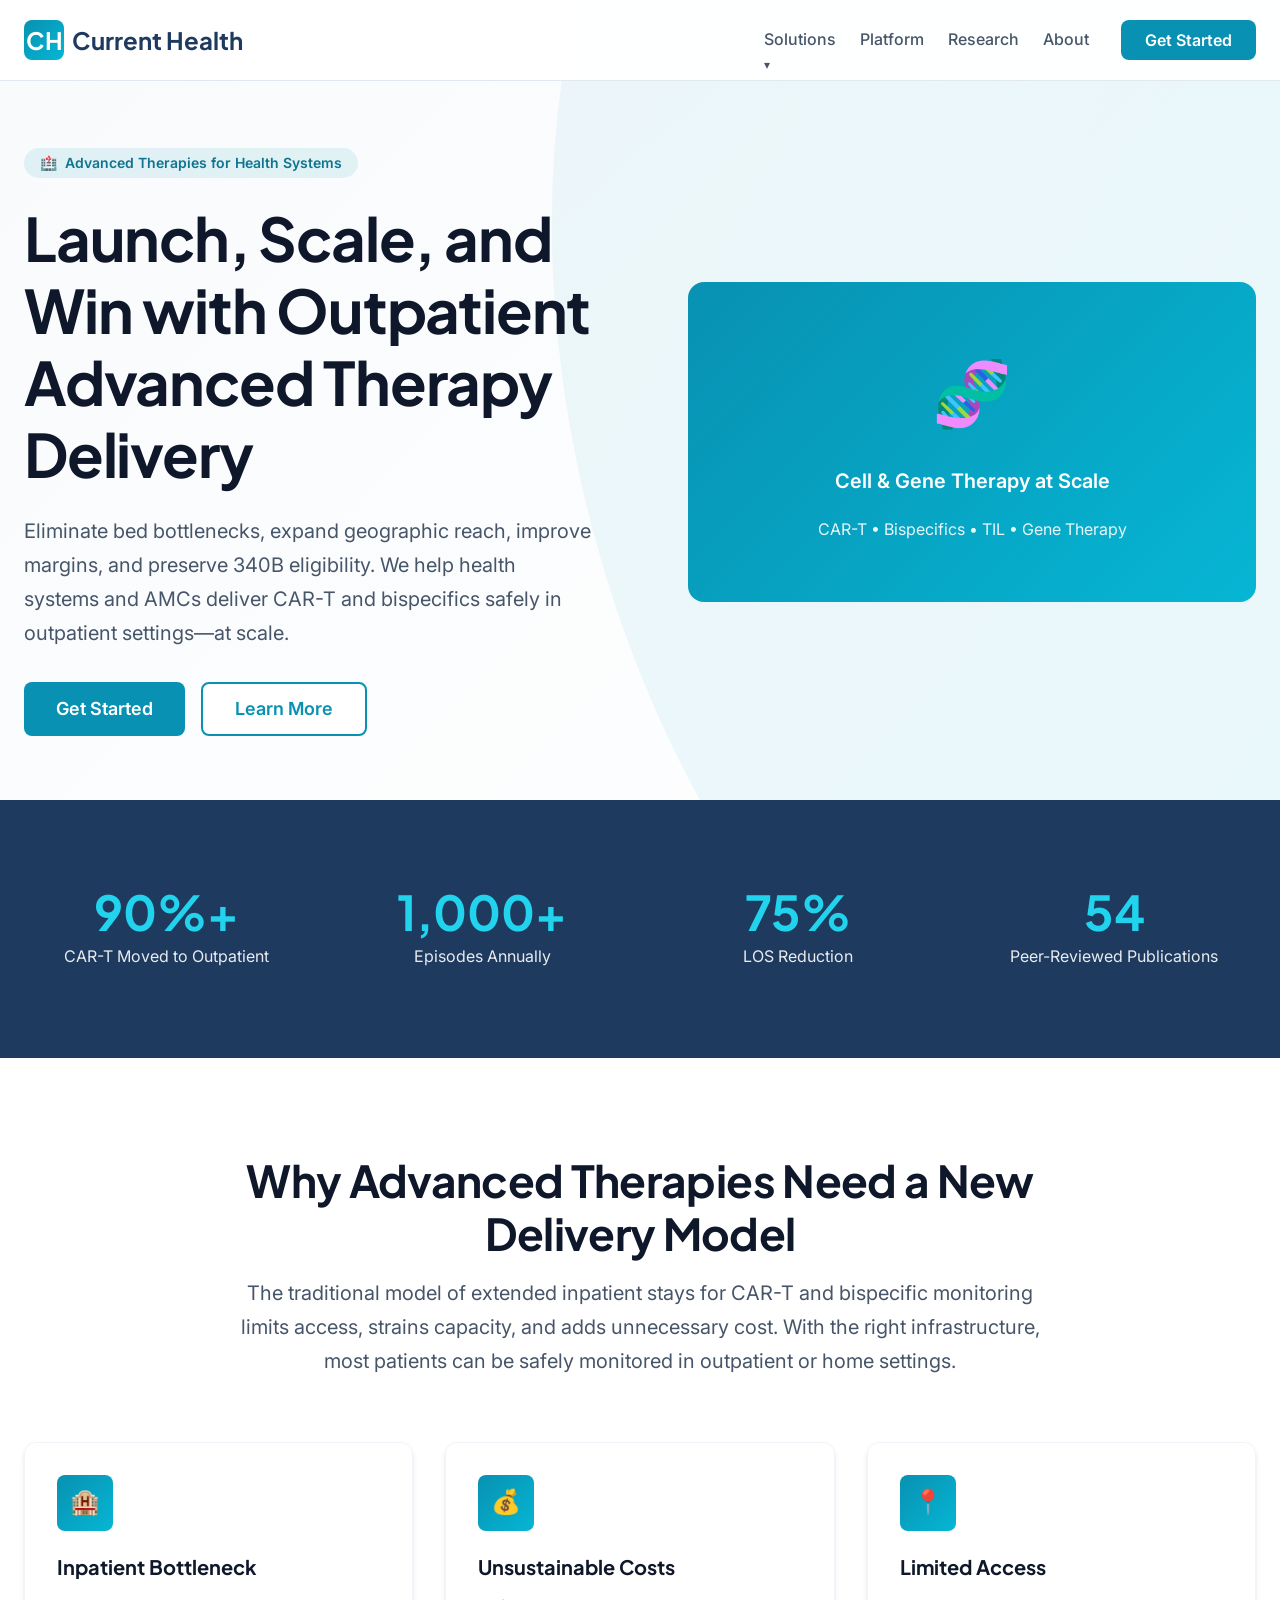
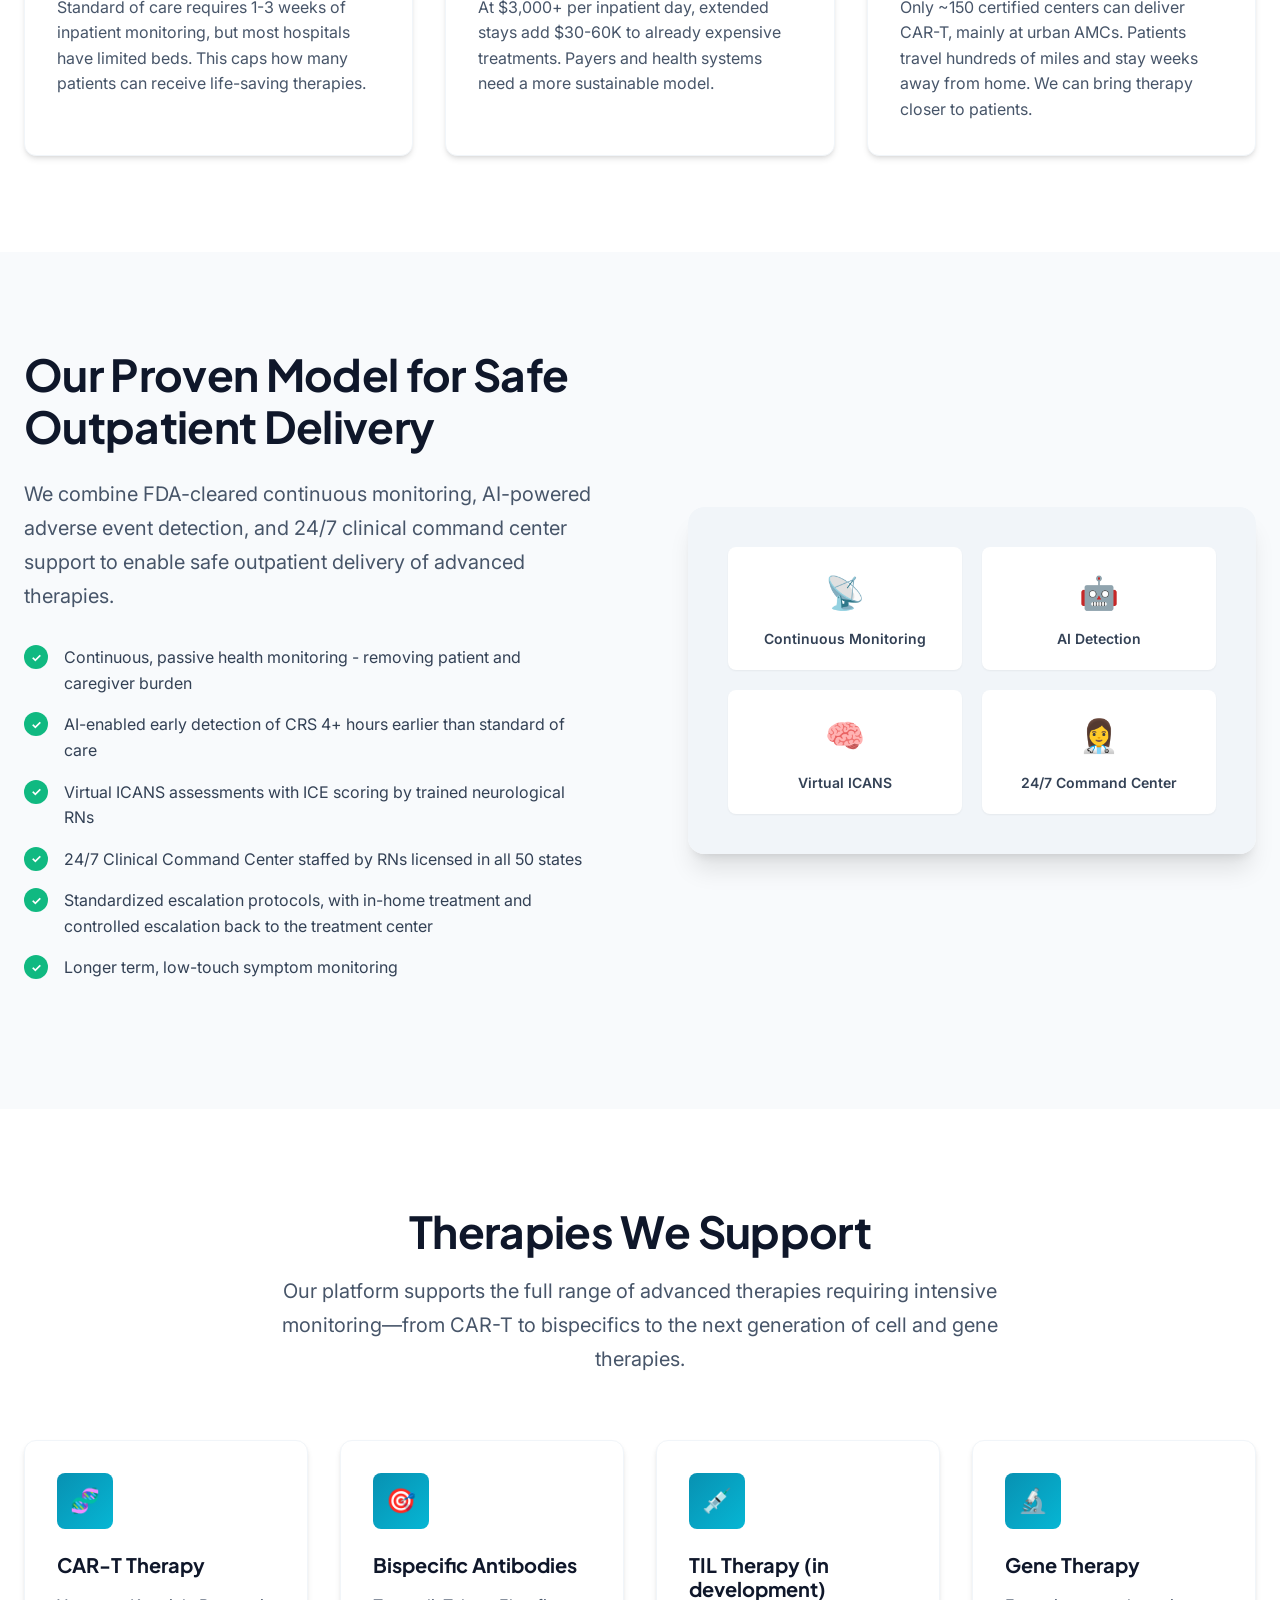
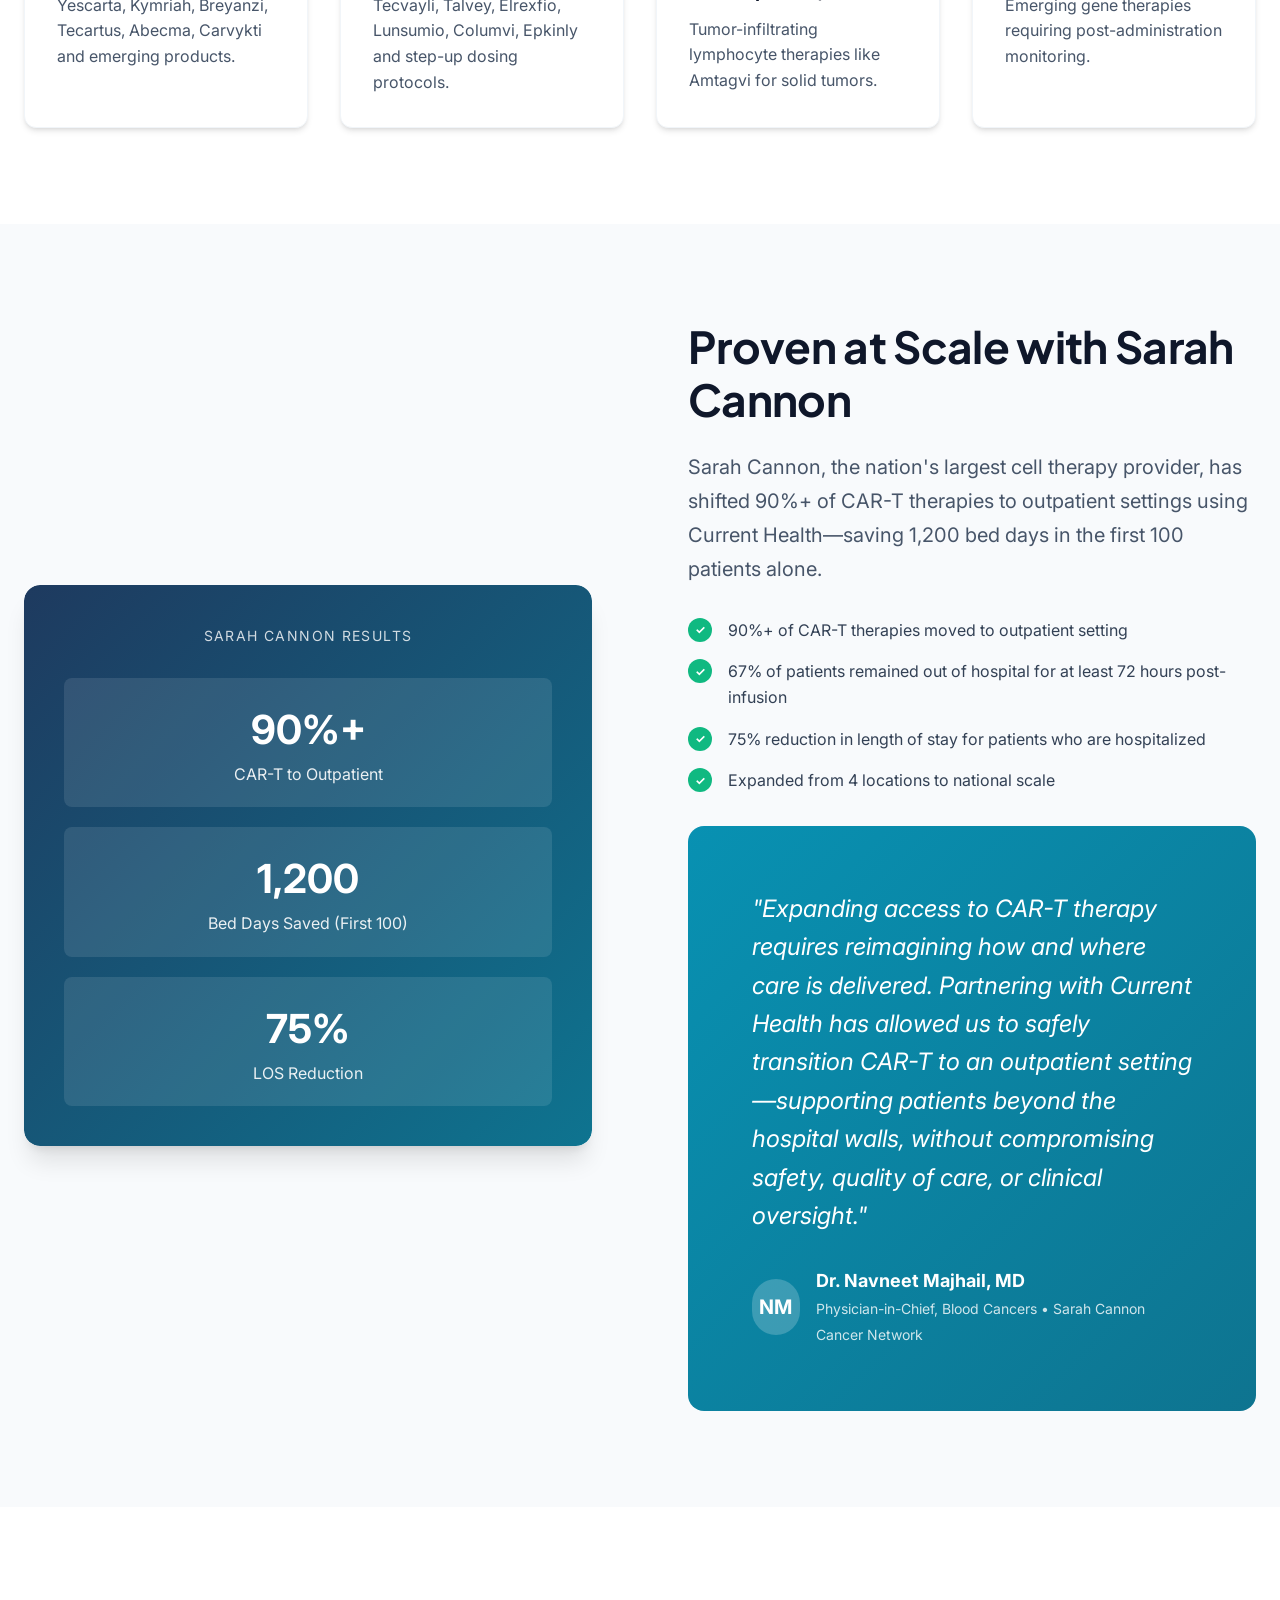
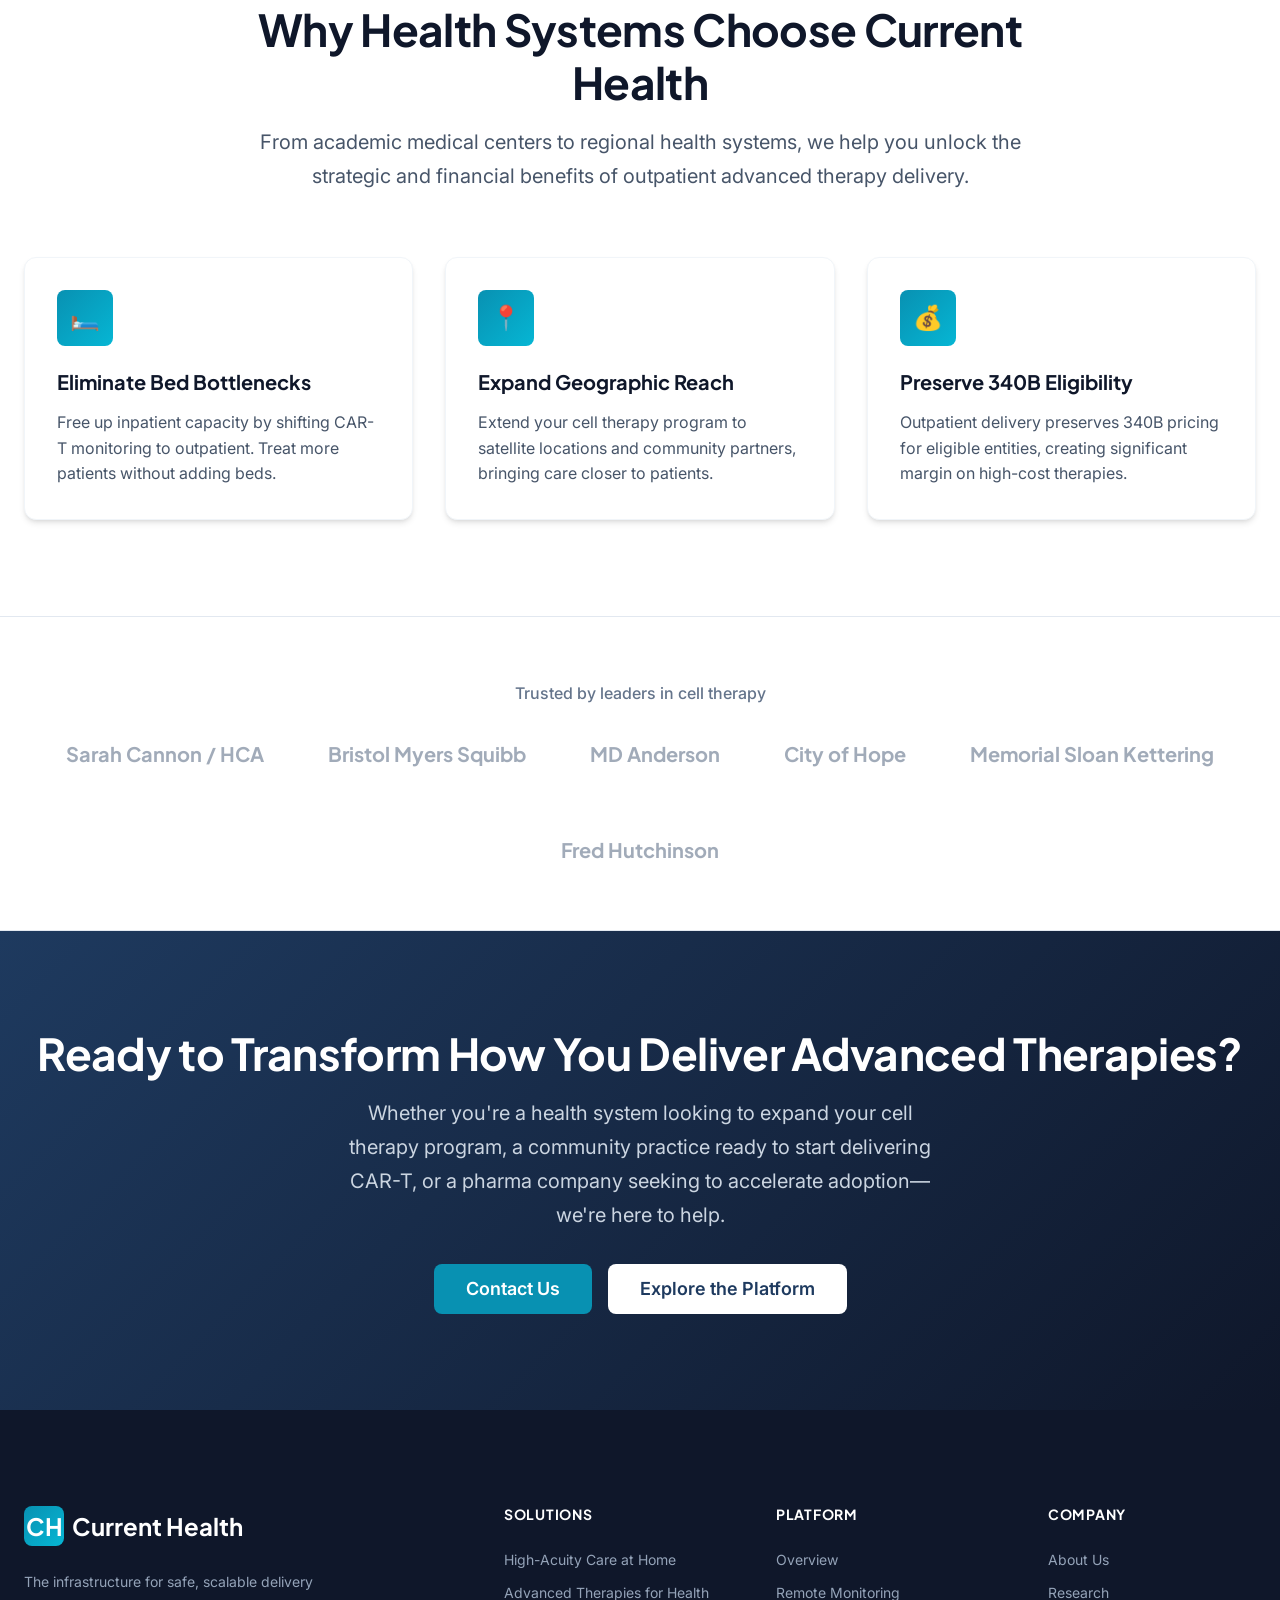
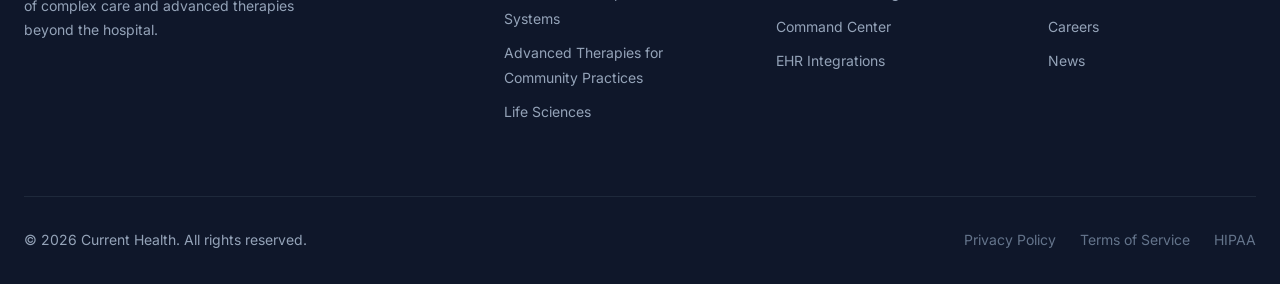
<file: advanced-therapies.html>
<!DOCTYPE html>
<html lang="en">
<head>
  <meta charset="UTF-8">
  <meta name="viewport" content="width=device-width, initial-scale=1.0">
  <title>Advanced Therapies for Health Systems | Current Health</title>
  <meta name="description" content="Scale outpatient CAR-T and bispecific delivery at your health system. 90%+ of CAR-T moved to outpatient. Eliminate bed bottlenecks, expand reach, preserve 340B eligibility.">
  <link rel="preconnect" href="https://fonts.googleapis.com">
  <link rel="preconnect" href="https://fonts.gstatic.com" crossorigin>
  <link href="https://fonts.googleapis.com/css2?family=Inter:wght@400;500;600;700&family=Plus+Jakarta+Sans:wght@600;700;800&display=swap" rel="stylesheet">
  <link rel="stylesheet" href="css/styles.css">
</head>
<body>
  <!-- Header -->
  <header class="header">
    <div class="container">
      <div class="header-inner">
        <a href="index.html" class="logo">
          <div class="logo-icon">CH</div>
          <span>Current Health</span>
        </a>
        <nav class="nav">
          <ul class="nav-links">
            <li class="nav-dropdown">
              <a href="#" class="nav-link">Solutions</a>
              <ul class="dropdown-menu">
                <li><a href="hospital-at-home.html">High-Acuity Care at Home</a></li>
                <li><a href="advanced-therapies.html">Advanced Therapies for Health Systems</a></li>
                <li><a href="community-oncology.html">Advanced Therapies for Community Practices</a></li>
                <li><a href="pharma.html">Life Sciences</a></li>
              </ul>
            </li>
            <li><a href="platform.html" class="nav-link">Platform</a></li>
            <li><a href="research.html" class="nav-link">Research</a></li>
            <li><a href="about.html" class="nav-link">About</a></li>
          </ul>
          <a href="#contact" class="btn btn-primary">Get Started</a>
        </nav>
        <button class="mobile-menu-toggle" aria-label="Toggle menu">
          <svg width="24" height="24" viewBox="0 0 24 24" fill="none" stroke="currentColor" stroke-width="2">
            <line x1="3" y1="6" x2="21" y2="6"></line>
            <line x1="3" y1="12" x2="21" y2="12"></line>
            <line x1="3" y1="18" x2="21" y2="18"></line>
          </svg>
        </button>
      </div>
    </div>
  </header>

  <!-- Hero Section -->
  <section class="hero hero-compact">
    <div class="container">
      <div class="hero-content">
        <div class="hero-text">
          <div class="hero-badge">
            <span>🏥</span>
            <span>Advanced Therapies for Health Systems</span>
          </div>
          <h1>Launch, Scale, and Win with Outpatient Advanced Therapy Delivery</h1>
          <p class="lead">
            Eliminate bed bottlenecks, expand geographic reach, improve margins, and preserve 340B eligibility. We help health systems and AMCs deliver CAR-T and bispecifics safely in outpatient settings—at scale.
          </p>
          <div class="hero-cta">
            <a href="#contact" class="btn btn-primary btn-lg">Get Started</a>
            <a href="#why-outpatient" class="btn btn-secondary btn-lg">Learn More</a>
          </div>
        </div>
        <div class="hero-image">
          <div style="background: linear-gradient(135deg, var(--primary), var(--accent)); border-radius: var(--radius-xl); padding: 60px; color: white; text-align: center;">
            <div style="font-size: 4rem; margin-bottom: 20px;">🧬</div>
            <div style="font-size: 1.25rem; font-weight: 600;">Cell & Gene Therapy at Scale</div>
            <div style="margin-top: 20px; opacity: 0.9;">CAR-T • Bispecifics • TIL • Gene Therapy</div>
          </div>
        </div>
      </div>
    </div>
  </section>

  <!-- Stats Section -->
  <section class="stats">
    <div class="container">
      <div class="stats-grid">
        <div class="stat-item">
          <div class="stat-number">90%+</div>
          <div class="stat-label">CAR-T Moved to Outpatient</div>
        </div>
        <div class="stat-item">
          <div class="stat-number">1,000+</div>
          <div class="stat-label">Episodes Annually</div>
        </div>
        <div class="stat-item">
          <div class="stat-number">75%</div>
          <div class="stat-label">LOS Reduction</div>
        </div>
        <div class="stat-item">
          <div class="stat-number">54</div>
          <div class="stat-label">Peer-Reviewed Publications</div>
        </div>
      </div>
    </div>
  </section>

  <!-- Why Outpatient Section -->
  <section class="section" id="why-outpatient">
    <div class="container">
      <div class="section-header">
        <h2>Why Advanced Therapies Need a New Delivery Model</h2>
        <p class="lead">
          The traditional model of extended inpatient stays for CAR-T and bispecific monitoring limits access, strains capacity, and adds unnecessary cost. With the right infrastructure, most patients can be safely monitored in outpatient or home settings.
        </p>
      </div>
      <div class="features-grid">
        <div class="feature-card">
          <div class="feature-icon">🏨</div>
          <h3>Inpatient Bottleneck</h3>
          <p>Standard of care requires 1-3 weeks of inpatient monitoring, but most hospitals have limited beds. This caps how many patients can receive life-saving therapies.</p>
        </div>
        <div class="feature-card">
          <div class="feature-icon">💰</div>
          <h3>Unsustainable Costs</h3>
          <p>At $3,000+ per inpatient day, extended stays add $30-60K to already expensive treatments. Payers and health systems need a more sustainable model.</p>
        </div>
        <div class="feature-card">
          <div class="feature-icon">📍</div>
          <h3>Limited Access</h3>
          <p>Only ~150 certified centers can deliver CAR-T, mainly at urban AMCs. Patients travel hundreds of miles and stay weeks away from home. We can bring therapy closer to patients.</p>
        </div>
      </div>
    </div>
  </section>

  <!-- Solution Section -->
  <section class="section section-light">
    <div class="container">
      <div class="two-col">
        <div class="two-col-content">
          <h2>Our Proven Model for Safe Outpatient Delivery</h2>
          <p class="lead">
            We combine FDA-cleared continuous monitoring, AI-powered adverse event detection, and 24/7 clinical command center support to enable safe outpatient delivery of advanced therapies.
          </p>
          <ul class="check-list">
            <li>Continuous, passive health monitoring - removing patient and caregiver burden</li>
            <li>AI-enabled early detection of CRS 4+ hours earlier than standard of care</li>
            <li>Virtual ICANS assessments with ICE scoring by trained neurological RNs</li>
            <li>24/7 Clinical Command Center staffed by RNs licensed in all 50 states</li>
            <li>Standardized escalation protocols, with in-home treatment and controlled escalation back to the treatment center</li>
            <li>Longer term, low-touch symptom monitoring</li>
          </ul>
        </div>
        <div class="two-col-image">
          <div style="background: var(--gray-100); border-radius: var(--radius-xl); padding: 40px; text-align: center;">
            <div style="display: grid; grid-template-columns: repeat(2, 1fr); gap: 20px;">
              <div style="background: white; padding: 20px; border-radius: var(--radius-md); box-shadow: var(--shadow-sm);">
                <div style="font-size: 2rem; margin-bottom: 10px;">📡</div>
                <div style="font-weight: 600; font-size: 0.875rem;">Continuous Monitoring</div>
              </div>
              <div style="background: white; padding: 20px; border-radius: var(--radius-md); box-shadow: var(--shadow-sm);">
                <div style="font-size: 2rem; margin-bottom: 10px;">🤖</div>
                <div style="font-weight: 600; font-size: 0.875rem;">AI Detection</div>
              </div>
              <div style="background: white; padding: 20px; border-radius: var(--radius-md); box-shadow: var(--shadow-sm);">
                <div style="font-size: 2rem; margin-bottom: 10px;">🧠</div>
                <div style="font-weight: 600; font-size: 0.875rem;">Virtual ICANS</div>
              </div>
              <div style="background: white; padding: 20px; border-radius: var(--radius-md); box-shadow: var(--shadow-sm);">
                <div style="font-size: 2rem; margin-bottom: 10px;">👩‍⚕️</div>
                <div style="font-weight: 600; font-size: 0.875rem;">24/7 Command Center</div>
              </div>
            </div>
          </div>
        </div>
      </div>
    </div>
  </section>

  <!-- Therapy Coverage Section -->
  <section class="section">
    <div class="container">
      <div class="section-header">
        <h2>Therapies We Support</h2>
        <p class="lead">
          Our platform supports the full range of advanced therapies requiring intensive monitoring—from CAR-T to bispecifics to the next generation of cell and gene therapies.
        </p>
      </div>
      <div class="features-grid features-grid-4">
        <div class="feature-card">
          <div class="feature-icon">🧬</div>
          <h3>CAR-T Therapy</h3>
          <p>Yescarta, Kymriah, Breyanzi, Tecartus, Abecma, Carvykti and emerging products.</p>
        </div>
        <div class="feature-card">
          <div class="feature-icon">🎯</div>
          <h3>Bispecific Antibodies</h3>
          <p>Tecvayli, Talvey, Elrexfio, Lunsumio, Columvi, Epkinly and step-up dosing protocols.</p>
        </div>
        <div class="feature-card">
          <div class="feature-icon">💉</div>
          <h3>TIL Therapy (in development)</h3>
          <p>Tumor-infiltrating lymphocyte therapies like Amtagvi for solid tumors.</p>
        </div>
        <div class="feature-card">
          <div class="feature-icon">🔬</div>
          <h3>Gene Therapy</h3>
          <p>Emerging gene therapies requiring post-administration monitoring.</p>
        </div>
      </div>
    </div>
  </section>

  <!-- Sarah Cannon Case Study Section -->
  <section class="section section-light">
    <div class="container">
      <div class="two-col two-col-reverse">
        <div class="two-col-content">
          <h2>Proven at Scale with Sarah Cannon</h2>
          <p class="lead">
            Sarah Cannon, the nation's largest cell therapy provider, has shifted 90%+ of CAR-T therapies to outpatient settings using Current Health—saving 1,200 bed days in the first 100 patients alone.
          </p>
          <ul class="check-list">
            <li>90%+ of CAR-T therapies moved to outpatient setting</li>
            <li>67% of patients remained out of hospital for at least 72 hours post-infusion</li>
            <li>75% reduction in length of stay for patients who are hospitalized</li>
            <li>Expanded from 4 locations to national scale</li>
          </ul>
          <div class="testimonial" style="margin-top: var(--spacing-xl);">
            <p class="testimonial-quote">
              "Expanding access to CAR-T therapy requires reimagining how and where care is delivered. Partnering with Current Health has allowed us to safely transition CAR-T to an outpatient setting—supporting patients beyond the hospital walls, without compromising safety, quality of care, or clinical oversight."
            </p>
            <div class="testimonial-author">
              <div class="testimonial-avatar">NM</div>
              <div class="testimonial-info">
                <strong>Dr. Navneet Majhail, MD</strong>
                <span>Physician-in-Chief, Blood Cancers • Sarah Cannon Cancer Network</span>
              </div>
            </div>
          </div>
        </div>
        <div class="two-col-image">
          <div style="background: linear-gradient(135deg, #1e3a5f, #0e7490); border-radius: var(--radius-xl); padding: 40px; color: white;">
            <div style="text-align: center; margin-bottom: 30px;">
              <div style="font-size: 0.875rem; text-transform: uppercase; letter-spacing: 0.1em; opacity: 0.8; margin-bottom: 10px;">Sarah Cannon Results</div>
            </div>
            <div style="display: grid; gap: 20px;">
              <div style="background: rgba(255,255,255,0.1); padding: 20px; border-radius: var(--radius-md); text-align: center;">
                <div style="font-size: 2.5rem; font-weight: 700;">90%+</div>
                <div style="opacity: 0.9;">CAR-T to Outpatient</div>
              </div>
              <div style="background: rgba(255,255,255,0.1); padding: 20px; border-radius: var(--radius-md); text-align: center;">
                <div style="font-size: 2.5rem; font-weight: 700;">1,200</div>
                <div style="opacity: 0.9;">Bed Days Saved (First 100)</div>
              </div>
              <div style="background: rgba(255,255,255,0.1); padding: 20px; border-radius: var(--radius-md); text-align: center;">
                <div style="font-size: 2.5rem; font-weight: 700;">75%</div>
                <div style="opacity: 0.9;">LOS Reduction</div>
              </div>
            </div>
          </div>
        </div>
      </div>
    </div>
  </section>

  <!-- Health System Benefits Section -->
  <section class="section">
    <div class="container">
      <div class="section-header">
        <h2>Why Health Systems Choose Current Health</h2>
        <p class="lead">
          From academic medical centers to regional health systems, we help you unlock the strategic and financial benefits of outpatient advanced therapy delivery.
        </p>
      </div>
      <div class="features-grid">
        <div class="feature-card">
          <div class="feature-icon">🛏️</div>
          <h3>Eliminate Bed Bottlenecks</h3>
          <p>Free up inpatient capacity by shifting CAR-T monitoring to outpatient. Treat more patients without adding beds.</p>
        </div>
        <div class="feature-card">
          <div class="feature-icon">📍</div>
          <h3>Expand Geographic Reach</h3>
          <p>Extend your cell therapy program to satellite locations and community partners, bringing care closer to patients.</p>
        </div>
        <div class="feature-card">
          <div class="feature-icon">💰</div>
          <h3>Preserve 340B Eligibility</h3>
          <p>Outpatient delivery preserves 340B pricing for eligible entities, creating significant margin on high-cost therapies.</p>
        </div>
      </div>
    </div>
  </section>

  <!-- Customer Logos -->
  <section class="logos-section">
    <div class="container">
      <p class="logos-header">Trusted by leaders in cell therapy</p>
      <div class="logos-grid">
        <span class="logo-item">Sarah Cannon / HCA</span>
        <span class="logo-item">Bristol Myers Squibb</span>
        <span class="logo-item">MD Anderson</span>
        <span class="logo-item">City of Hope</span>
        <span class="logo-item">Memorial Sloan Kettering</span>
        <span class="logo-item">Fred Hutchinson</span>
      </div>
    </div>
  </section>

  <!-- CTA Section -->
  <section class="cta-section" id="contact">
    <div class="container">
      <h2>Ready to Transform How You Deliver Advanced Therapies?</h2>
      <p class="lead">
        Whether you're a health system looking to expand your cell therapy program, a community practice ready to start delivering CAR-T, or a pharma company seeking to accelerate adoption—we're here to help.
      </p>
      <div class="cta-buttons">
        <a href="mailto:info@currenthealth.com" class="btn btn-primary btn-lg">Contact Us</a>
        <a href="platform.html" class="btn btn-white btn-lg">Explore the Platform</a>
      </div>
    </div>
  </section>

  <!-- Footer -->
  <footer class="footer">
    <div class="container">
      <div class="footer-grid">
        <div class="footer-brand">
          <div class="logo">
            <div class="logo-icon">CH</div>
            <span>Current Health</span>
          </div>
          <p>
            The infrastructure for safe, scalable delivery of complex care and advanced therapies beyond the hospital.
          </p>
        </div>
        <div class="footer-nav">
          <h4>Solutions</h4>
          <ul>
            <li><a href="hospital-at-home.html">High-Acuity Care at Home</a></li>
            <li><a href="advanced-therapies.html">Advanced Therapies for Health Systems</a></li>
            <li><a href="community-oncology.html">Advanced Therapies for Community Practices</a></li>
            <li><a href="pharma.html">Life Sciences</a></li>
          </ul>
        </div>
        <div class="footer-nav">
          <h4>Platform</h4>
          <ul>
            <li><a href="platform.html">Overview</a></li>
            <li><a href="platform.html#monitoring">Remote Monitoring</a></li>
            <li><a href="platform.html#command-center">Command Center</a></li>
            <li><a href="platform.html#integrations">EHR Integrations</a></li>
          </ul>
        </div>
        <div class="footer-nav">
          <h4>Company</h4>
          <ul>
            <li><a href="about.html">About Us</a></li>
            <li><a href="research.html">Research</a></li>
            <li><a href="#">Careers</a></li>
            <li><a href="#">News</a></li>
          </ul>
        </div>
      </div>
      <div class="footer-bottom">
        <div>&copy; 2026 Current Health. All rights reserved.</div>
        <div class="footer-legal">
          <a href="#">Privacy Policy</a>
          <a href="#">Terms of Service</a>
          <a href="#">HIPAA</a>
        </div>
      </div>
    </div>
  </footer>
</body>
</html>
</file>
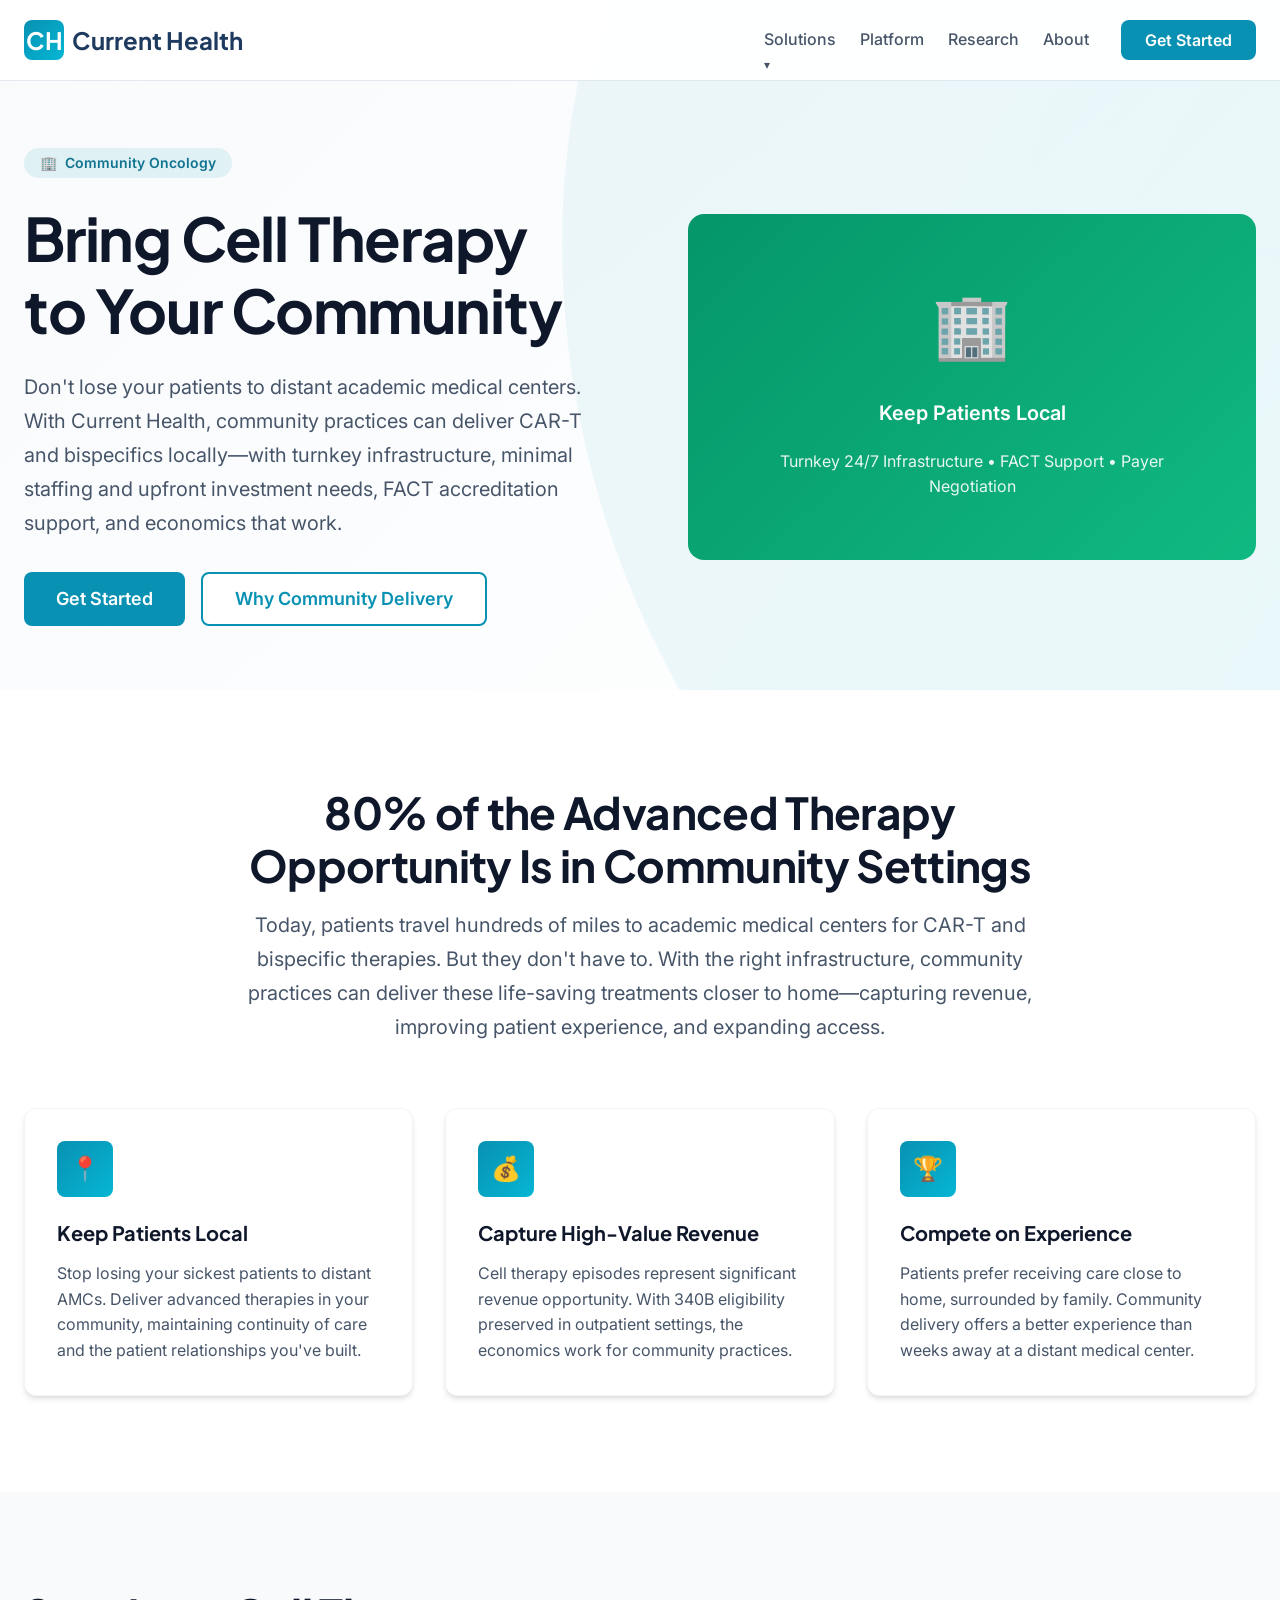
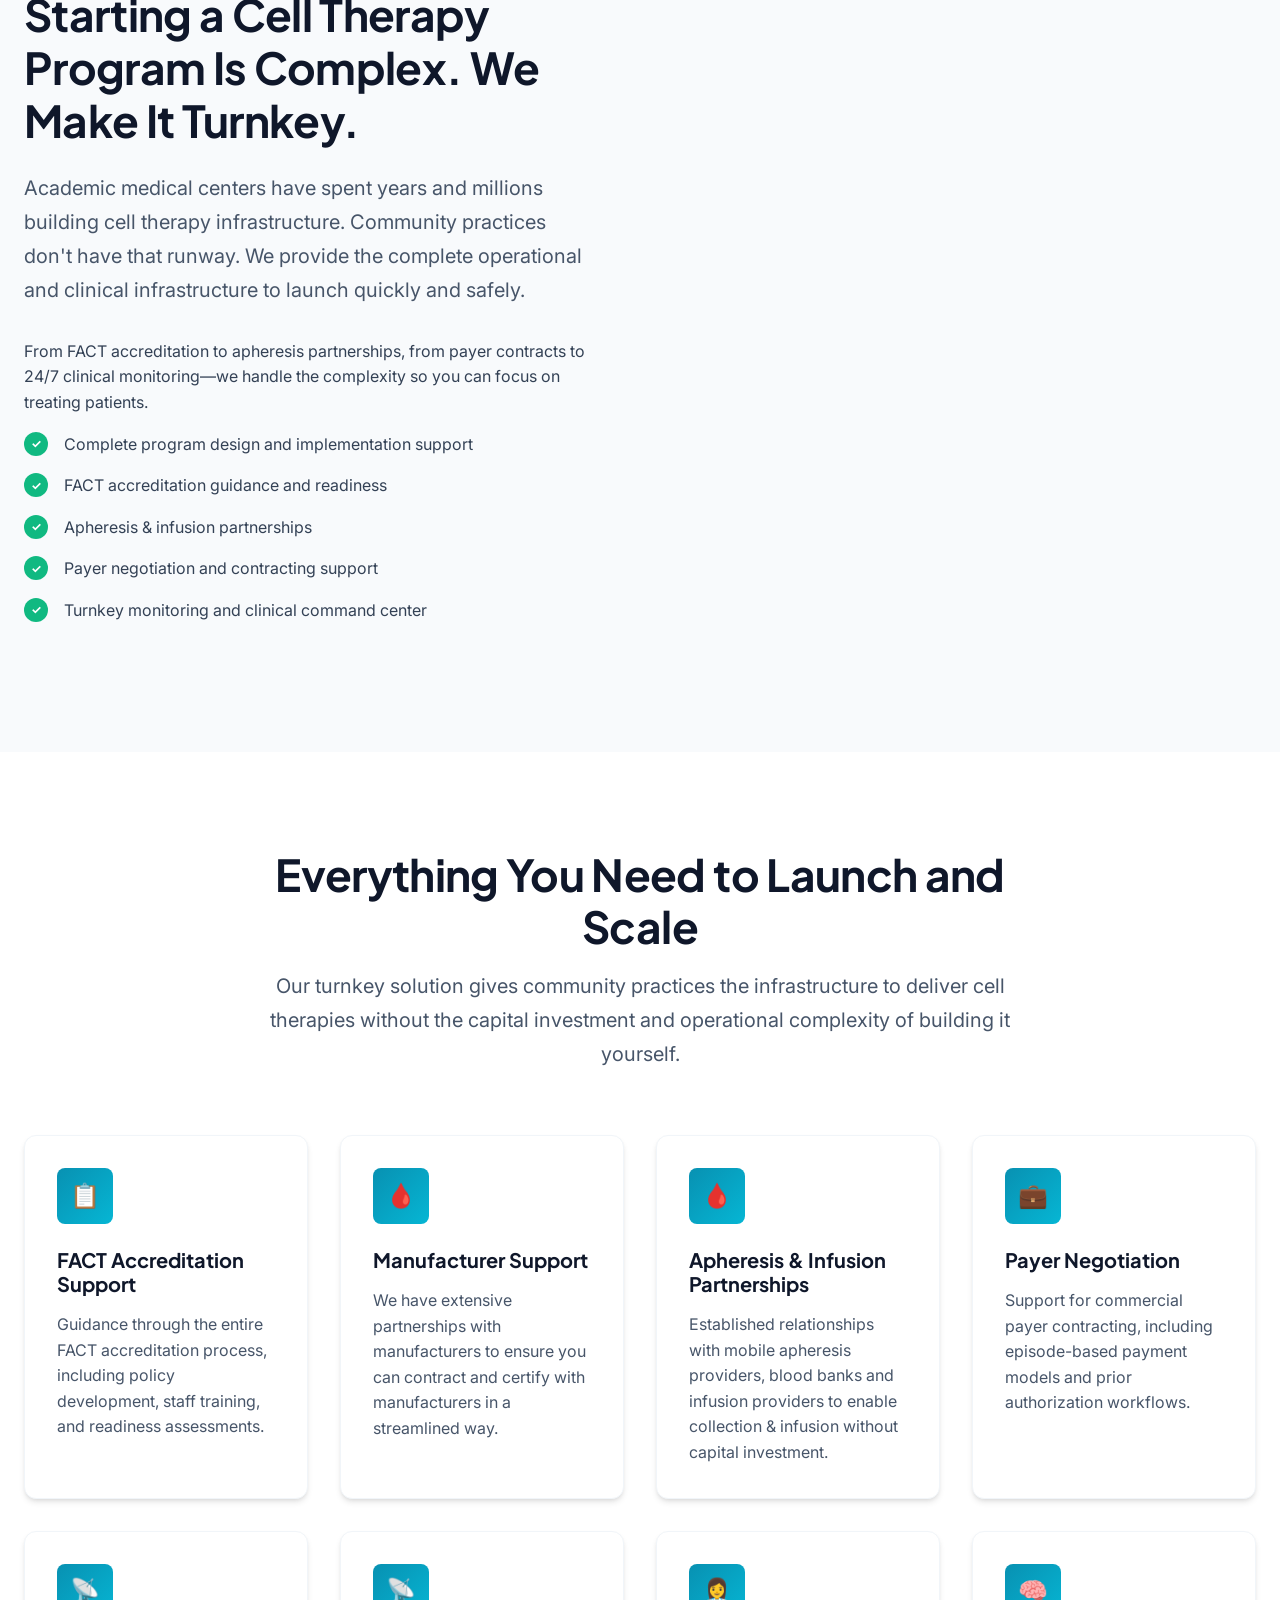
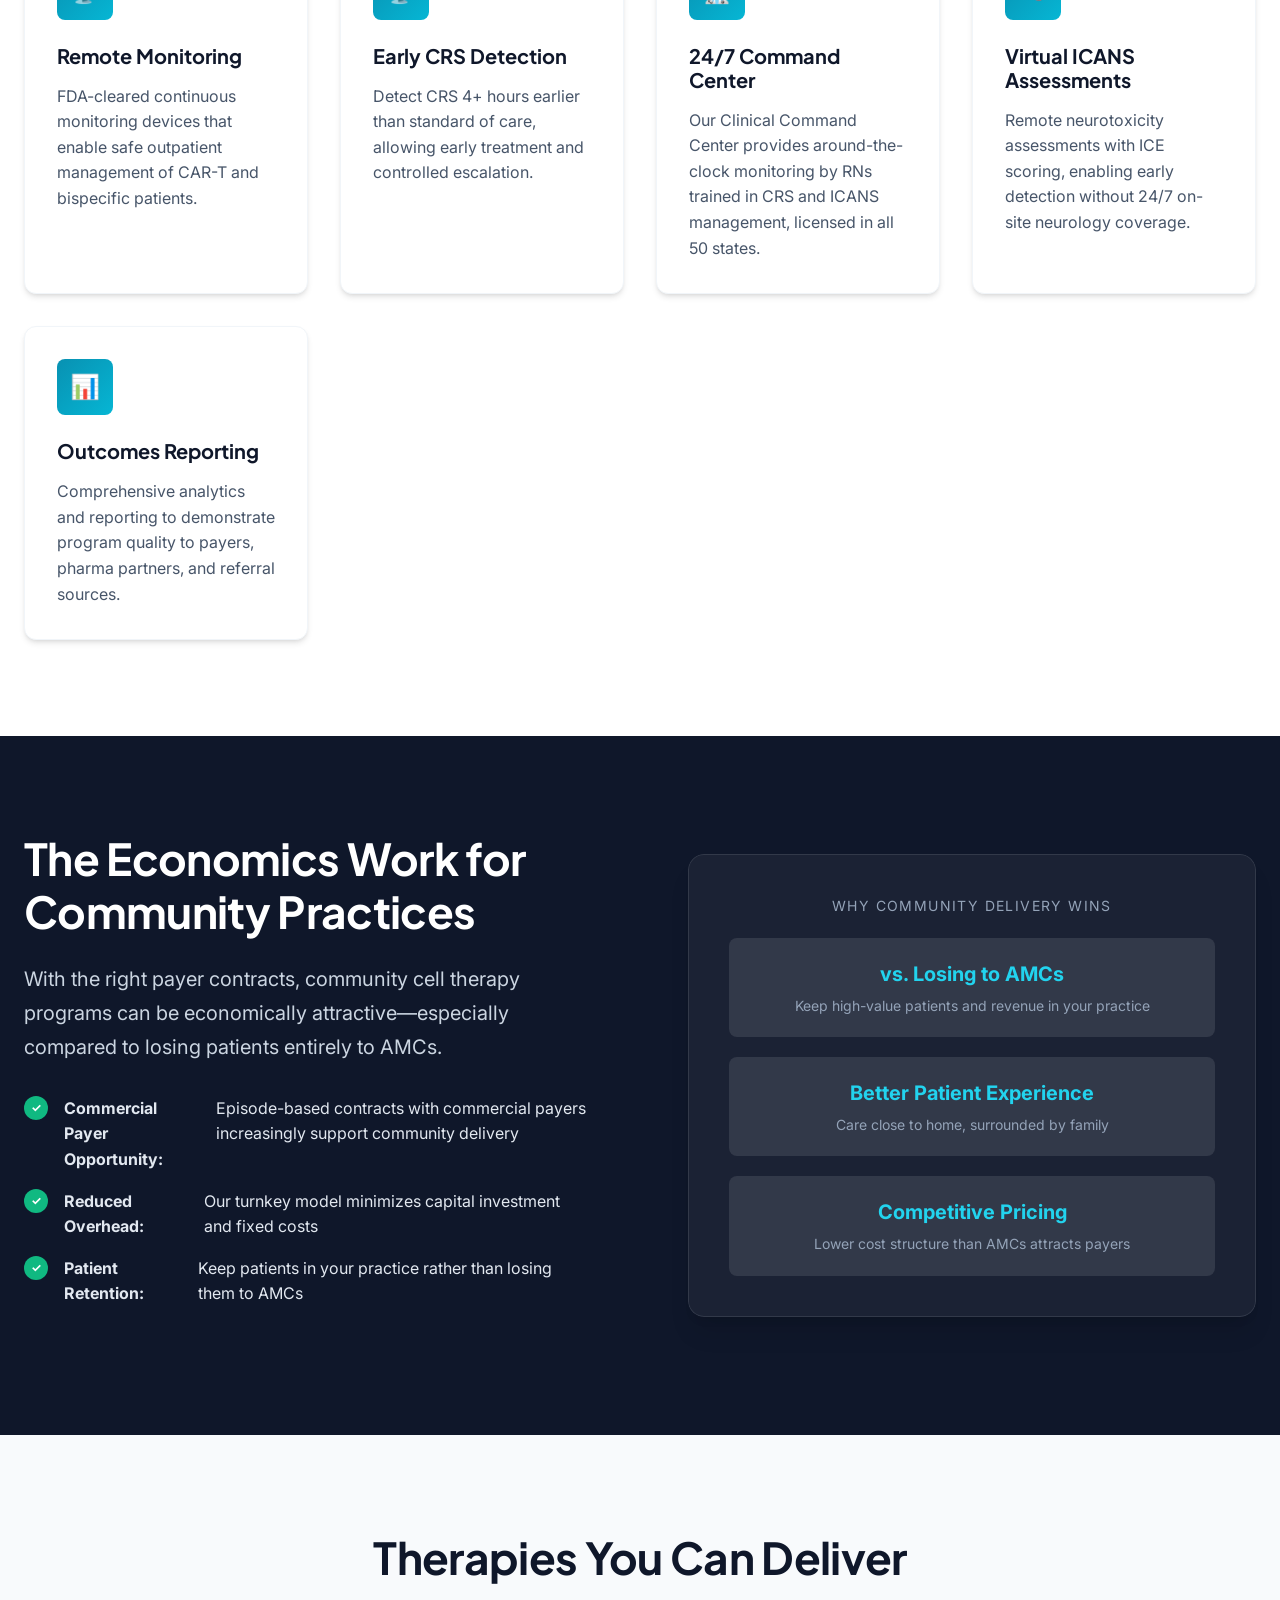
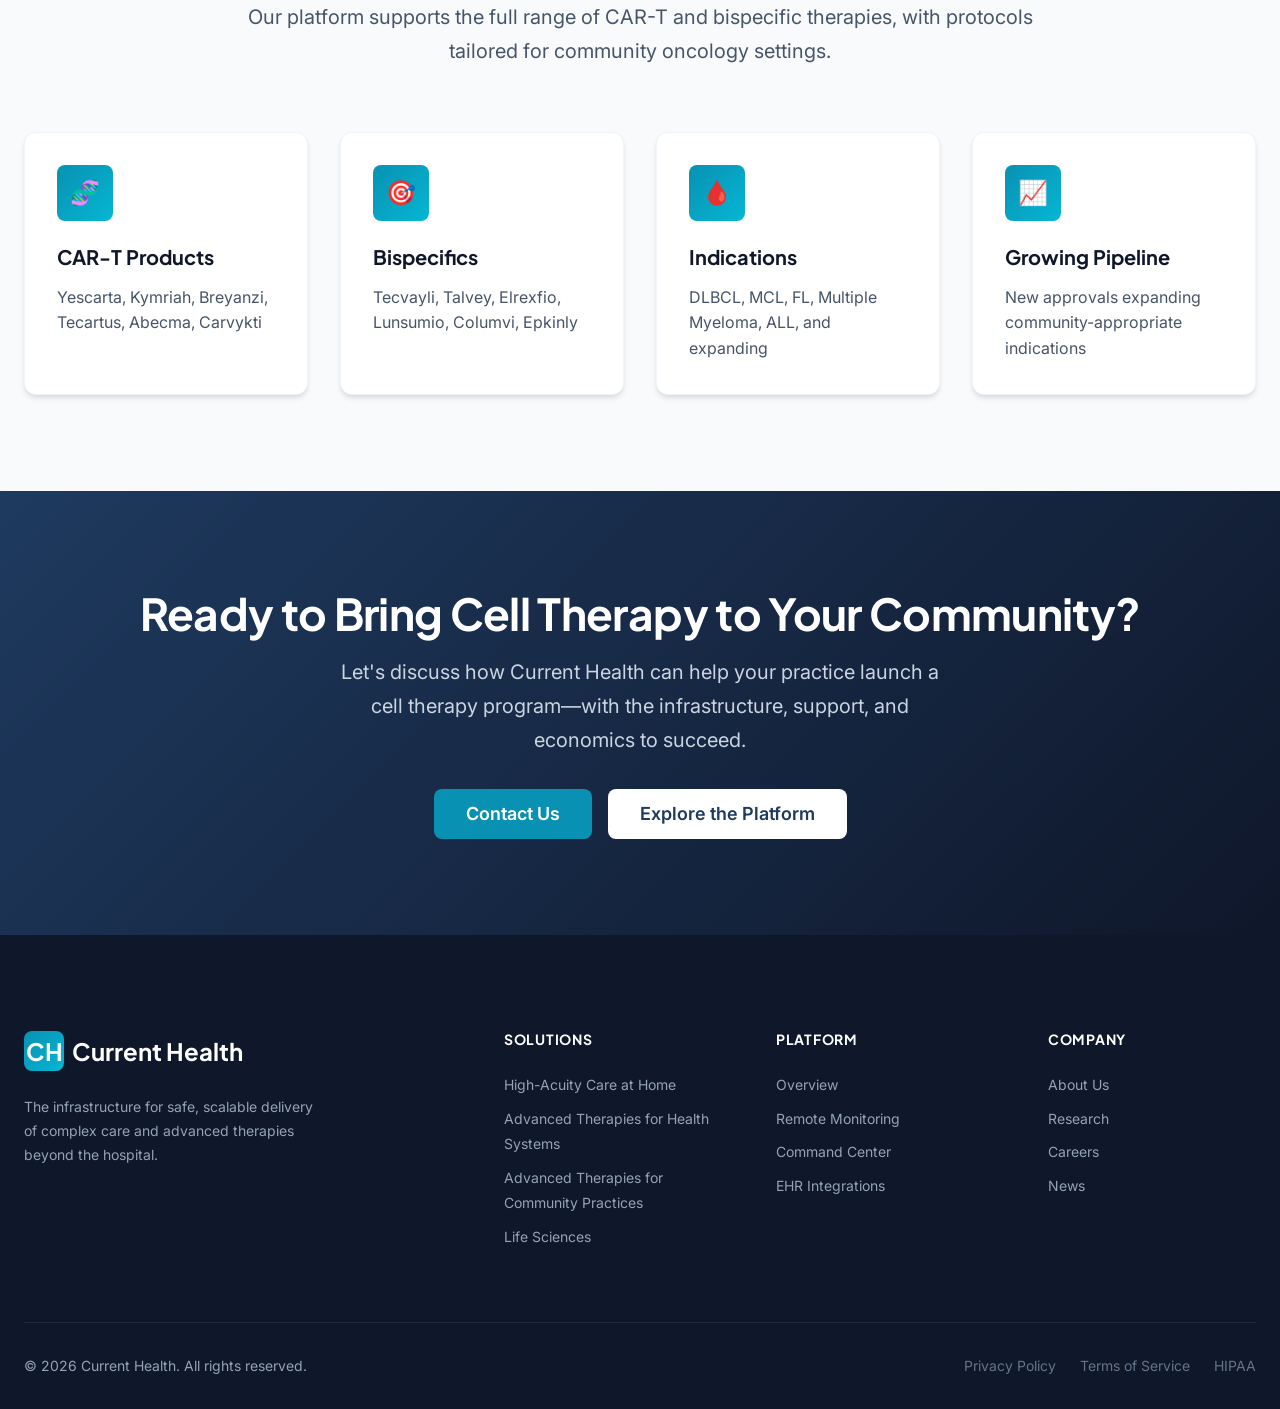
<file: community-oncology.html>
<!DOCTYPE html>
<html lang="en">
<head>
  <meta charset="UTF-8">
  <meta name="viewport" content="width=device-width, initial-scale=1.0">
  <title>Advanced Therapies for Community Practices | Current Health</title>
  <meta name="description" content="Bring CAR-T and bispecific therapies to your community practice. Turnkey infrastructure, FACT accreditation support, and payer negotiation to help you compete with AMCs and keep patients local.">
  <link rel="preconnect" href="https://fonts.googleapis.com">
  <link rel="preconnect" href="https://fonts.gstatic.com" crossorigin>
  <link href="https://fonts.googleapis.com/css2?family=Inter:wght@400;500;600;700&family=Plus+Jakarta+Sans:wght@600;700;800&display=swap" rel="stylesheet">
  <link rel="stylesheet" href="css/styles.css">
</head>
<body>
  <!-- Header -->
  <header class="header">
    <div class="container">
      <div class="header-inner">
        <a href="index.html" class="logo">
          <div class="logo-icon">CH</div>
          <span>Current Health</span>
        </a>
        <nav class="nav">
          <ul class="nav-links">
            <li class="nav-dropdown">
              <a href="#" class="nav-link">Solutions</a>
              <ul class="dropdown-menu">
                <li><a href="hospital-at-home.html">High-Acuity Care at Home</a></li>
                <li><a href="advanced-therapies.html">Advanced Therapies for Health Systems</a></li>
                <li><a href="community-oncology.html">Advanced Therapies for Community Practices</a></li>
                <li><a href="pharma.html">Life Sciences</a></li>
              </ul>
            </li>
            <li><a href="platform.html" class="nav-link">Platform</a></li>
            <li><a href="research.html" class="nav-link">Research</a></li>
            <li><a href="about.html" class="nav-link">About</a></li>
          </ul>
          <a href="#contact" class="btn btn-primary">Get Started</a>
        </nav>
        <button class="mobile-menu-toggle" aria-label="Toggle menu">
          <svg width="24" height="24" viewBox="0 0 24 24" fill="none" stroke="currentColor" stroke-width="2">
            <line x1="3" y1="6" x2="21" y2="6"></line>
            <line x1="3" y1="12" x2="21" y2="12"></line>
            <line x1="3" y1="18" x2="21" y2="18"></line>
          </svg>
        </button>
      </div>
    </div>
  </header>

  <!-- Hero Section -->
  <section class="hero hero-compact">
    <div class="container">
      <div class="hero-content">
        <div class="hero-text">
          <div class="hero-badge">
            <span>🏢</span>
            <span>Community Oncology</span>
          </div>
          <h1>Bring Cell Therapy to Your Community</h1>
          <p class="lead">
            Don't lose your patients to distant academic medical centers. With Current Health, community practices can deliver CAR-T and bispecifics locally—with turnkey infrastructure, minimal staffing and upfront investment needs, FACT accreditation support, and economics that work.
          </p>
          <div class="hero-cta">
            <a href="#contact" class="btn btn-primary btn-lg">Get Started</a>
            <a href="#why-community" class="btn btn-secondary btn-lg">Why Community Delivery</a>
          </div>
        </div>
        <div class="hero-image">
          <div style="background: linear-gradient(135deg, #059669, #10b981); border-radius: var(--radius-xl); padding: 60px; color: white; text-align: center;">
            <div style="font-size: 4rem; margin-bottom: 20px;">🏢</div>
            <div style="font-size: 1.25rem; font-weight: 600;">Keep Patients Local</div>
            <div style="margin-top: 20px; opacity: 0.9;">Turnkey 24/7 Infrastructure • FACT Support • Payer Negotiation</div>
          </div>
        </div>
      </div>
    </div>
  </section>

  <!-- The Opportunity Section -->
  <section class="section" id="why-community">
    <div class="container">
      <div class="section-header">
        <h2>80% of the Advanced Therapy Opportunity Is in Community Settings</h2>
        <p class="lead">
          Today, patients travel hundreds of miles to academic medical centers for CAR-T and bispecific therapies. But they don't have to. With the right infrastructure, community practices can deliver these life-saving treatments closer to home—capturing revenue, improving patient experience, and expanding access.
        </p>
      </div>
      <div class="features-grid">
        <div class="feature-card">
          <div class="feature-icon">📍</div>
          <h3>Keep Patients Local</h3>
          <p>Stop losing your sickest patients to distant AMCs. Deliver advanced therapies in your community, maintaining continuity of care and the patient relationships you've built.</p>
        </div>
        <div class="feature-card">
          <div class="feature-icon">💰</div>
          <h3>Capture High-Value Revenue</h3>
          <p>Cell therapy episodes represent significant revenue opportunity. With 340B eligibility preserved in outpatient settings, the economics work for community practices.</p>
        </div>
        <div class="feature-card">
          <div class="feature-icon">🏆</div>
          <h3>Compete on Experience</h3>
          <p>Patients prefer receiving care close to home, surrounded by family. Community delivery offers a better experience than weeks away at a distant medical center.</p>
        </div>
      </div>
    </div>
  </section>

  <!-- Why You Need a Partner Section -->
  <section class="section section-light">
    <div class="container">
      <div class="two-col">
        <div class="two-col-content">
          <h2>Starting a Cell Therapy Program Is Complex. We Make It Turnkey.</h2>
          <p class="lead">
            Academic medical centers have spent years and millions building cell therapy infrastructure. Community practices don't have that runway. We provide the complete operational and clinical infrastructure to launch quickly and safely.
          </p>
          <p>
            From FACT accreditation to apheresis partnerships, from payer contracts to 24/7 clinical monitoring—we handle the complexity so you can focus on treating patients.
          </p>
          <ul class="check-list">
            <li>Complete program design and implementation support</li>
            <li>FACT accreditation guidance and readiness</li>
            <li>Apheresis & infusion partnerships</li>
            <li>Payer negotiation and contracting support</li>
            <li>Turnkey monitoring and clinical command center</li>
          </ul>
        </div>
      </div>
    </div>
  </section>

  <!-- What We Provide Section -->
  <section class="section">
    <div class="container">
      <div class="section-header">
        <h2>Everything You Need to Launch and Scale</h2>
        <p class="lead">
          Our turnkey solution gives community practices the infrastructure to deliver cell therapies without the capital investment and operational complexity of building it yourself.
        </p>
      </div>
      <div class="features-grid features-grid-4">
        <div class="feature-card">
          <div class="feature-icon">📋</div>
          <h3>FACT Accreditation Support</h3>
          <p>Guidance through the entire FACT accreditation process, including policy development, staff training, and readiness assessments.</p>
        </div>
        <div class="feature-card">
          <div class="feature-icon">🩸</div>
          <h3>Manufacturer Support</h3>
          <p>We have extensive partnerships with manufacturers to ensure you can contract and certify with manufacturers in a streamlined way.</p>
        </div>
        <div class="feature-card">
          <div class="feature-icon">🩸</div>
          <h3>Apheresis & Infusion Partnerships</h3>
          <p>Established relationships with mobile apheresis providers, blood banks and infusion providers to enable collection & infusion without capital investment.</p>
        </div>
        <div class="feature-card">
          <div class="feature-icon">💼</div>
          <h3>Payer Negotiation</h3>
          <p>Support for commercial payer contracting, including episode-based payment models and prior authorization workflows.</p>
        </div>
        <div class="feature-card">
          <div class="feature-icon">📡</div>
          <h3>Remote Monitoring</h3>
          <p>FDA-cleared continuous monitoring devices that enable safe outpatient management of CAR-T and bispecific patients.</p>
        </div>
        <div class="feature-card">
          <div class="feature-icon">📡</div>
          <h3>Early CRS Detection</h3>
          <p>Detect CRS 4+ hours earlier than standard of care, allowing early treatment and controlled escalation.</p>
        </div>
        <div class="feature-card">
          <div class="feature-icon">👩‍⚕️</div>
          <h3>24/7 Command Center</h3>
          <p>Our Clinical Command Center provides around-the-clock monitoring by RNs trained in CRS and ICANS management, licensed in all 50 states.</p>
        </div>
        <div class="feature-card">
          <div class="feature-icon">🧠</div>
          <h3>Virtual ICANS Assessments</h3>
          <p>Remote neurotoxicity assessments with ICE scoring, enabling early detection without 24/7 on-site neurology coverage.</p>
        </div>
        <div class="feature-card">
          <div class="feature-icon">📊</div>
          <h3>Outcomes Reporting</h3>
          <p>Comprehensive analytics and reporting to demonstrate program quality to payers, pharma partners, and referral sources.</p>
        </div>
      </div>
    </div>
  </section>

  <!-- Economic Model Section -->
  <section class="section section-dark">
    <div class="container">
      <div class="two-col">
        <div class="two-col-content">
          <h2>The Economics Work for Community Practices</h2>
          <p class="lead" style="color: var(--gray-300);">
            With the right payer contracts, community cell therapy programs can be economically attractive—especially compared to losing patients entirely to AMCs.
          </p>
          <ul class="check-list" style="color: var(--gray-200);">
            <li style="color: var(--gray-200);"><strong>Commercial Payer Opportunity:</strong> Episode-based contracts with commercial payers increasingly support community delivery</li>
            <li style="color: var(--gray-200);"><strong>Reduced Overhead:</strong> Our turnkey model minimizes capital investment and fixed costs</li>
            <li style="color: var(--gray-200);"><strong>Patient Retention:</strong> Keep patients in your practice rather than losing them to AMCs</li>
          </ul>
        </div>
        <div class="two-col-image">
          <div style="background: rgba(255,255,255,0.05); border-radius: var(--radius-xl); padding: 40px; border: 1px solid rgba(255,255,255,0.1);">
            <div style="text-align: center;">
              <div style="font-size: 0.875rem; text-transform: uppercase; letter-spacing: 0.1em; color: var(--gray-400); margin-bottom: 20px;">Why Community Delivery Wins</div>
              <div style="display: grid; gap: 20px;">
                <div style="background: rgba(255,255,255,0.1); padding: 20px; border-radius: var(--radius-md);">
                  <div style="font-size: 1.25rem; font-weight: 700; color: var(--primary-light); margin-bottom: 5px;">vs. Losing to AMCs</div>
                  <div style="color: var(--gray-400); font-size: 0.875rem;">Keep high-value patients and revenue in your practice</div>
                </div>
                <div style="background: rgba(255,255,255,0.1); padding: 20px; border-radius: var(--radius-md);">
                  <div style="font-size: 1.25rem; font-weight: 700; color: var(--primary-light); margin-bottom: 5px;">Better Patient Experience</div>
                  <div style="color: var(--gray-400); font-size: 0.875rem;">Care close to home, surrounded by family</div>
                </div>
                <div style="background: rgba(255,255,255,0.1); padding: 20px; border-radius: var(--radius-md);">
                  <div style="font-size: 1.25rem; font-weight: 700; color: var(--primary-light); margin-bottom: 5px;">Competitive Pricing</div>
                  <div style="color: var(--gray-400); font-size: 0.875rem;">Lower cost structure than AMCs attracts payers</div>
                </div>
              </div>
            </div>
          </div>
        </div>
      </div>
    </div>
  </section>

  <!-- Therapies Section -->
  <section class="section section-light">
    <div class="container">
      <div class="section-header">
        <h2>Therapies You Can Deliver</h2>
        <p class="lead">
          Our platform supports the full range of CAR-T and bispecific therapies, with protocols tailored for community oncology settings.
        </p>
      </div>
      <div class="features-grid features-grid-4">
        <div class="feature-card">
          <div class="feature-icon">🧬</div>
          <h3>CAR-T Products</h3>
          <p>Yescarta, Kymriah, Breyanzi, Tecartus, Abecma, Carvykti</p>
        </div>
        <div class="feature-card">
          <div class="feature-icon">🎯</div>
          <h3>Bispecifics</h3>
          <p>Tecvayli, Talvey, Elrexfio, Lunsumio, Columvi, Epkinly</p>
        </div>
        <div class="feature-card">
          <div class="feature-icon">🩸</div>
          <h3>Indications</h3>
          <p>DLBCL, MCL, FL, Multiple Myeloma, ALL, and expanding</p>
        </div>
        <div class="feature-card">
          <div class="feature-icon">📈</div>
          <h3>Growing Pipeline</h3>
          <p>New approvals expanding community-appropriate indications</p>
        </div>
      </div>
    </div>
  </section>

  <!-- CTA Section -->
  <section class="cta-section" id="contact">
    <div class="container">
      <h2>Ready to Bring Cell Therapy to Your Community?</h2>
      <p class="lead">
        Let's discuss how Current Health can help your practice launch a cell therapy program—with the infrastructure, support, and economics to succeed.
      </p>
      <div class="cta-buttons">
        <a href="mailto:info@currenthealth.com" class="btn btn-primary btn-lg">Contact Us</a>
        <a href="platform.html" class="btn btn-white btn-lg">Explore the Platform</a>
      </div>
    </div>
  </section>

  <!-- Footer -->
  <footer class="footer">
    <div class="container">
      <div class="footer-grid">
        <div class="footer-brand">
          <div class="logo">
            <div class="logo-icon">CH</div>
            <span>Current Health</span>
          </div>
          <p>
            The infrastructure for safe, scalable delivery of complex care and advanced therapies beyond the hospital.
          </p>
        </div>
        <div class="footer-nav">
          <h4>Solutions</h4>
          <ul>
            <li><a href="hospital-at-home.html">High-Acuity Care at Home</a></li>
            <li><a href="advanced-therapies.html">Advanced Therapies for Health Systems</a></li>
            <li><a href="community-oncology.html">Advanced Therapies for Community Practices</a></li>
            <li><a href="pharma.html">Life Sciences</a></li>
          </ul>
        </div>
        <div class="footer-nav">
          <h4>Platform</h4>
          <ul>
            <li><a href="platform.html">Overview</a></li>
            <li><a href="platform.html#monitoring">Remote Monitoring</a></li>
            <li><a href="platform.html#command-center">Command Center</a></li>
            <li><a href="platform.html#integrations">EHR Integrations</a></li>
          </ul>
        </div>
        <div class="footer-nav">
          <h4>Company</h4>
          <ul>
            <li><a href="about.html">About Us</a></li>
            <li><a href="research.html">Research</a></li>
            <li><a href="#">Careers</a></li>
            <li><a href="#">News</a></li>
          </ul>
        </div>
      </div>
      <div class="footer-bottom">
        <div>&copy; 2026 Current Health. All rights reserved.</div>
        <div class="footer-legal">
          <a href="#">Privacy Policy</a>
          <a href="#">Terms of Service</a>
          <a href="#">HIPAA</a>
        </div>
      </div>
    </div>
  </footer>
</body>
</html>
</file>
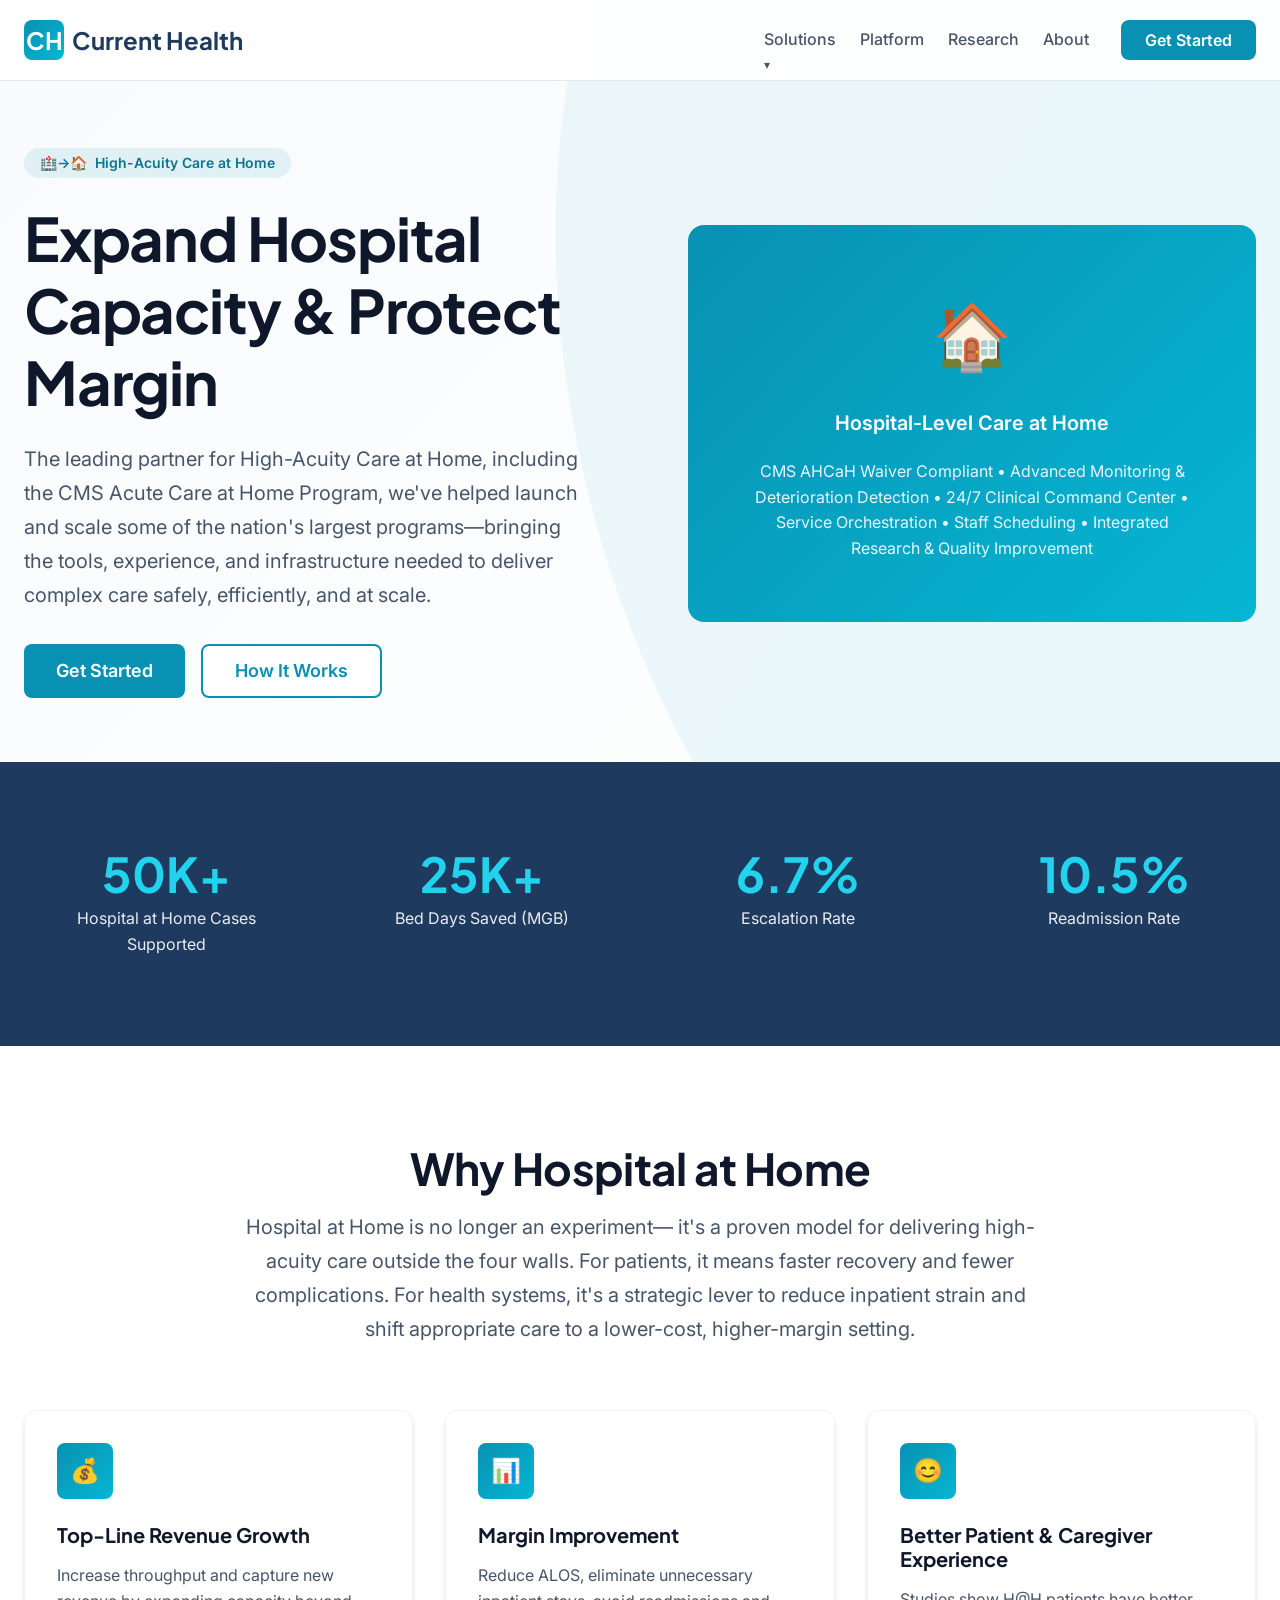
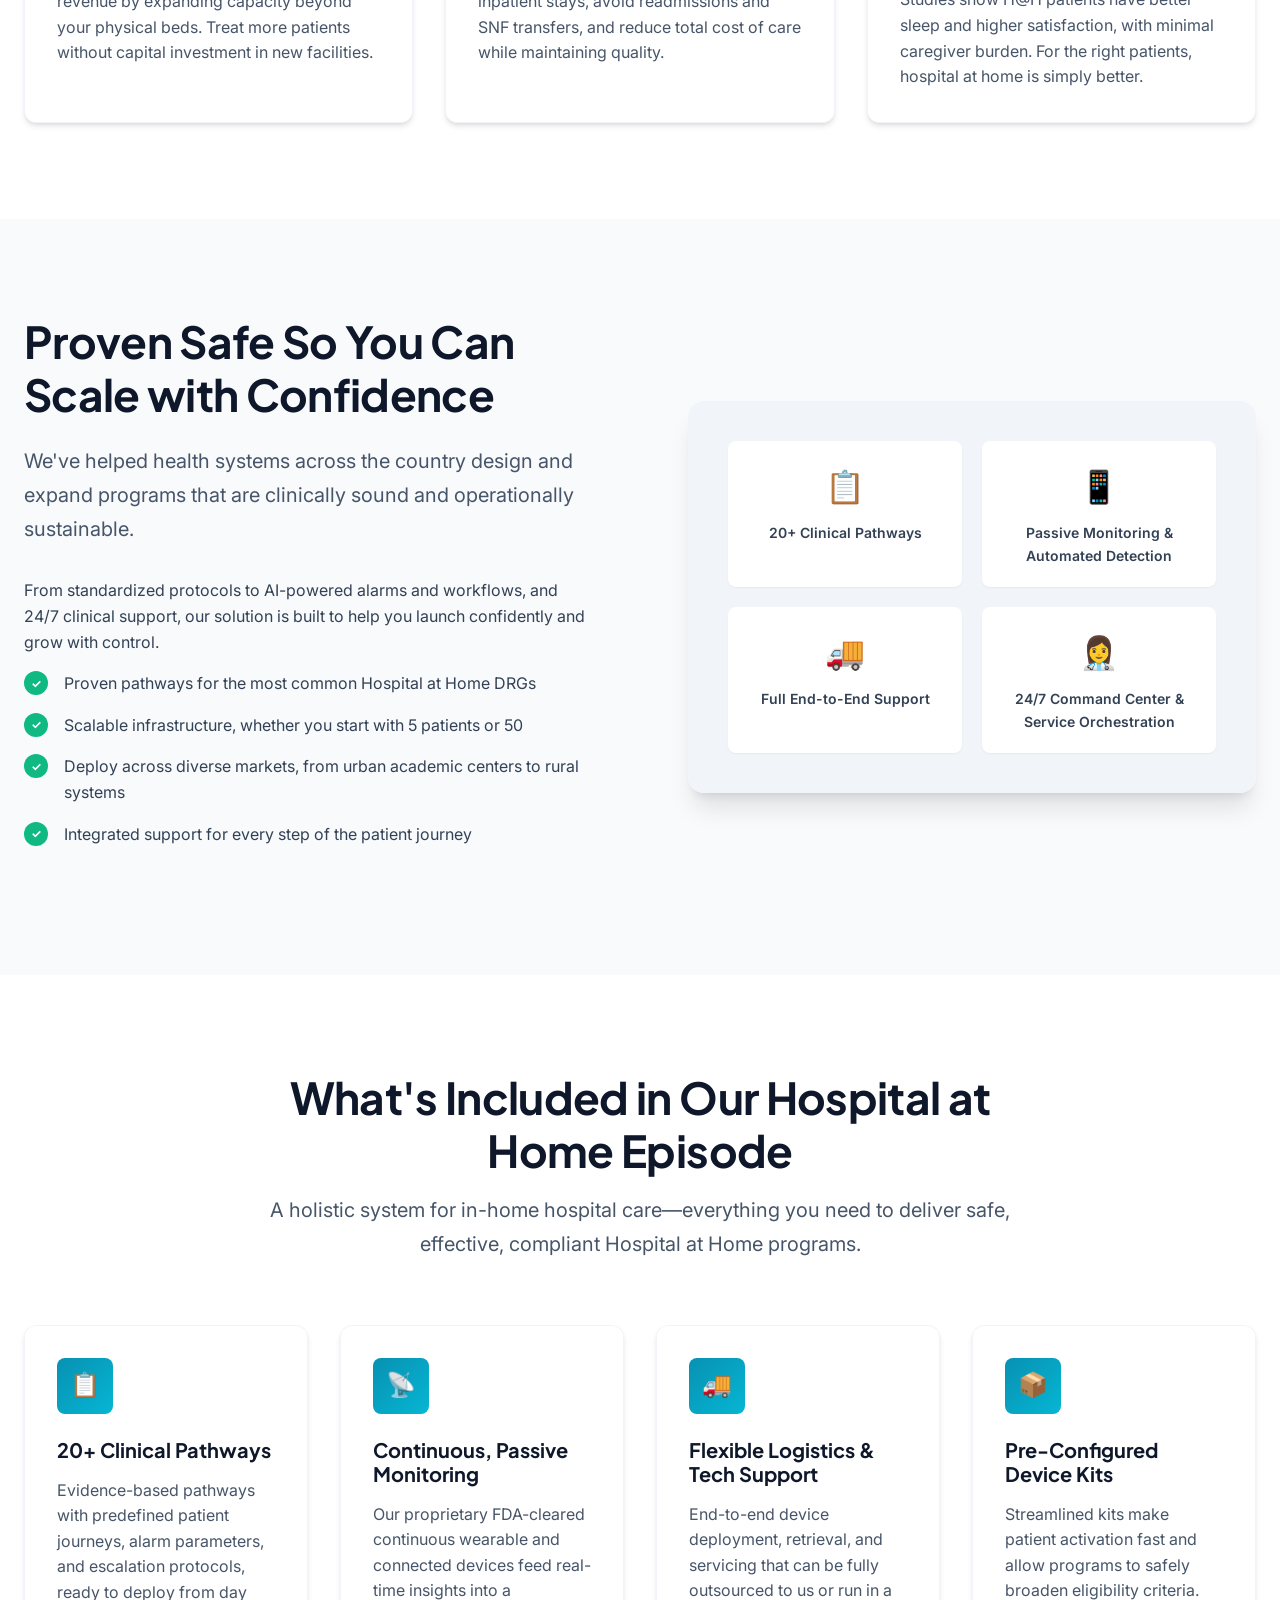
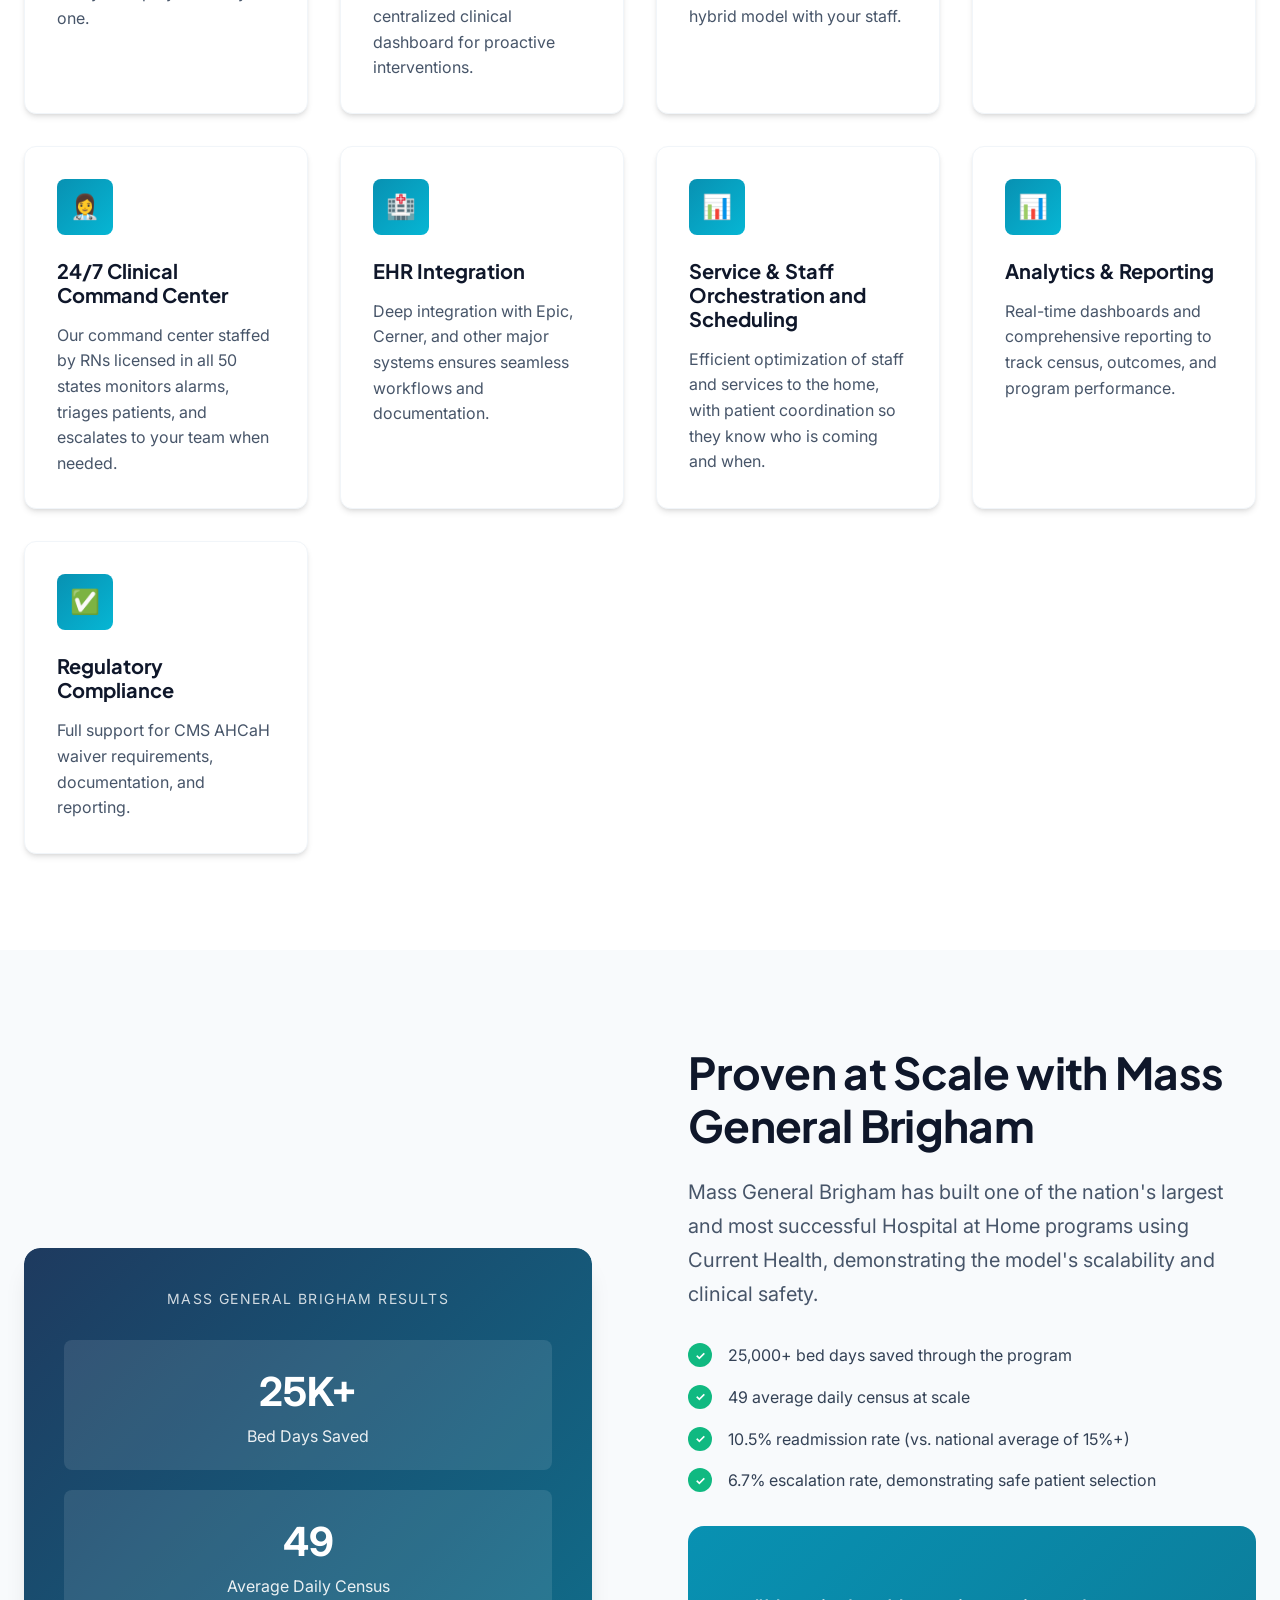
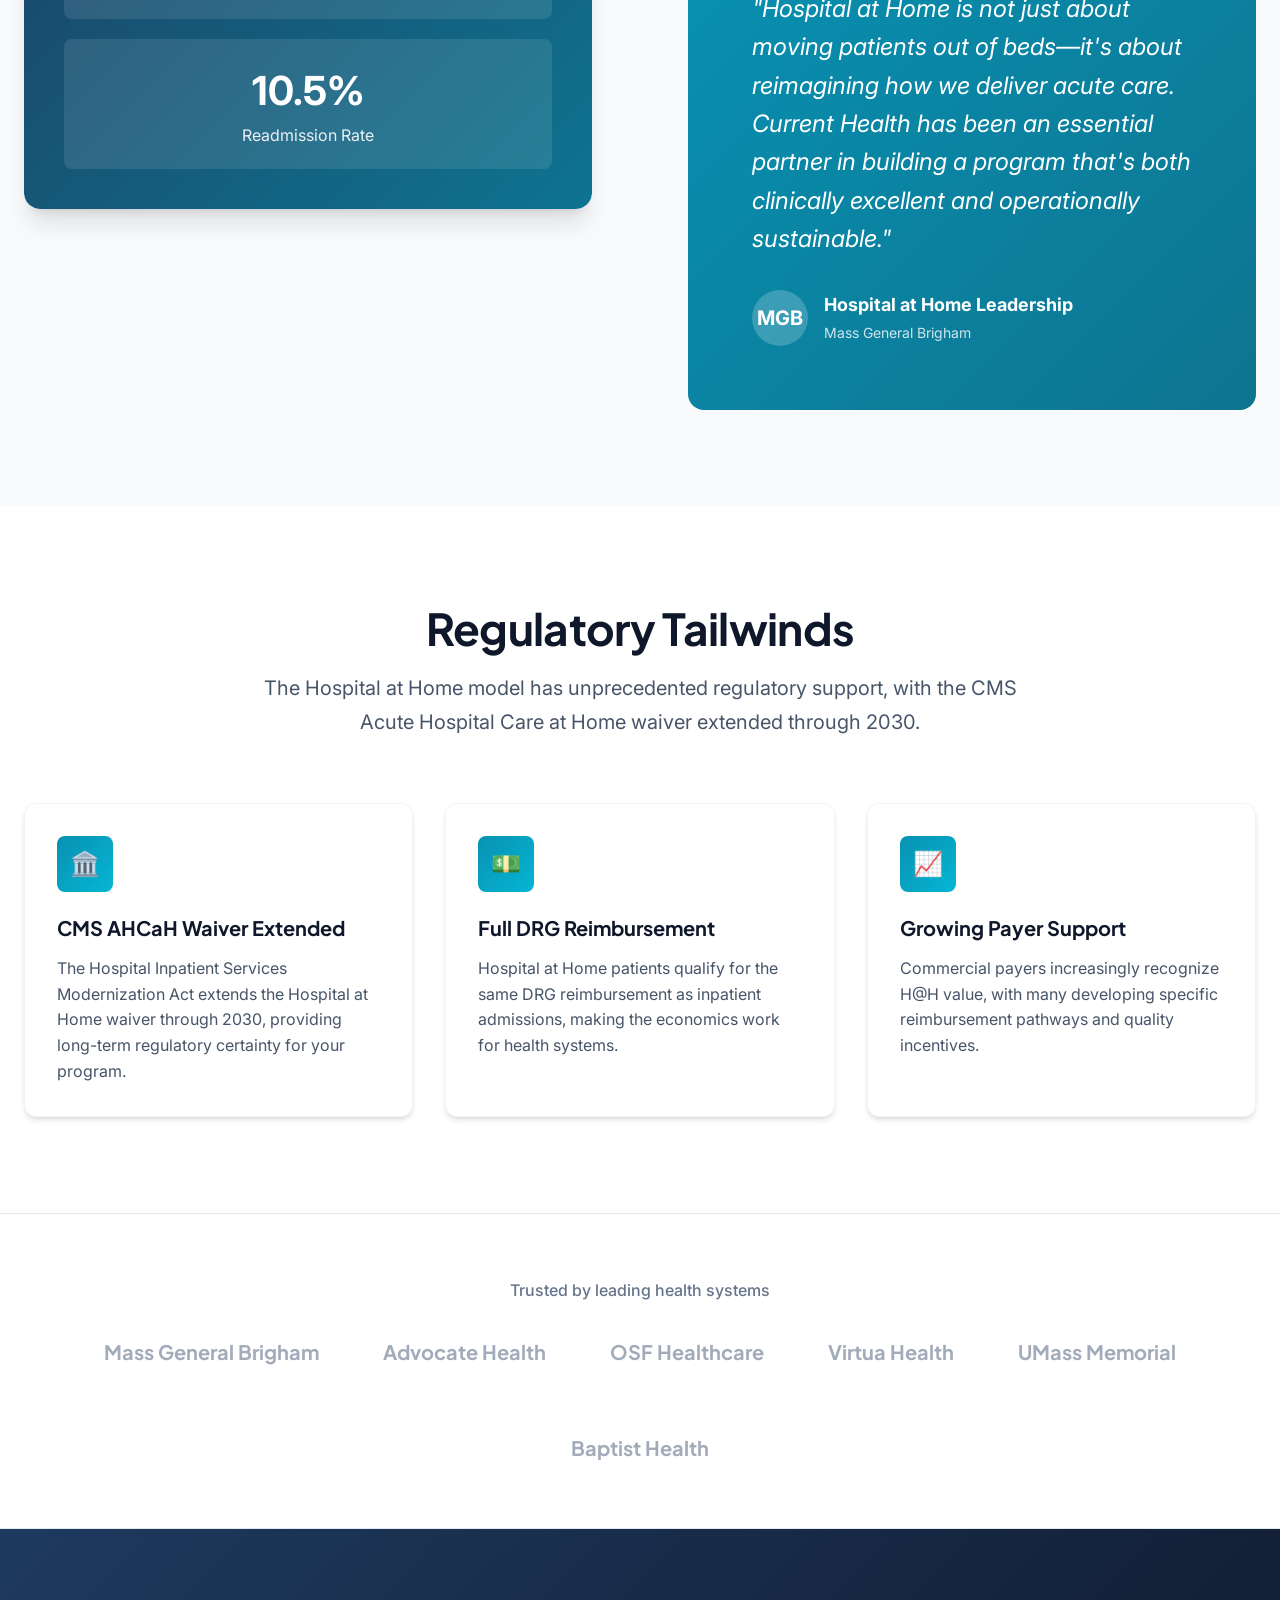
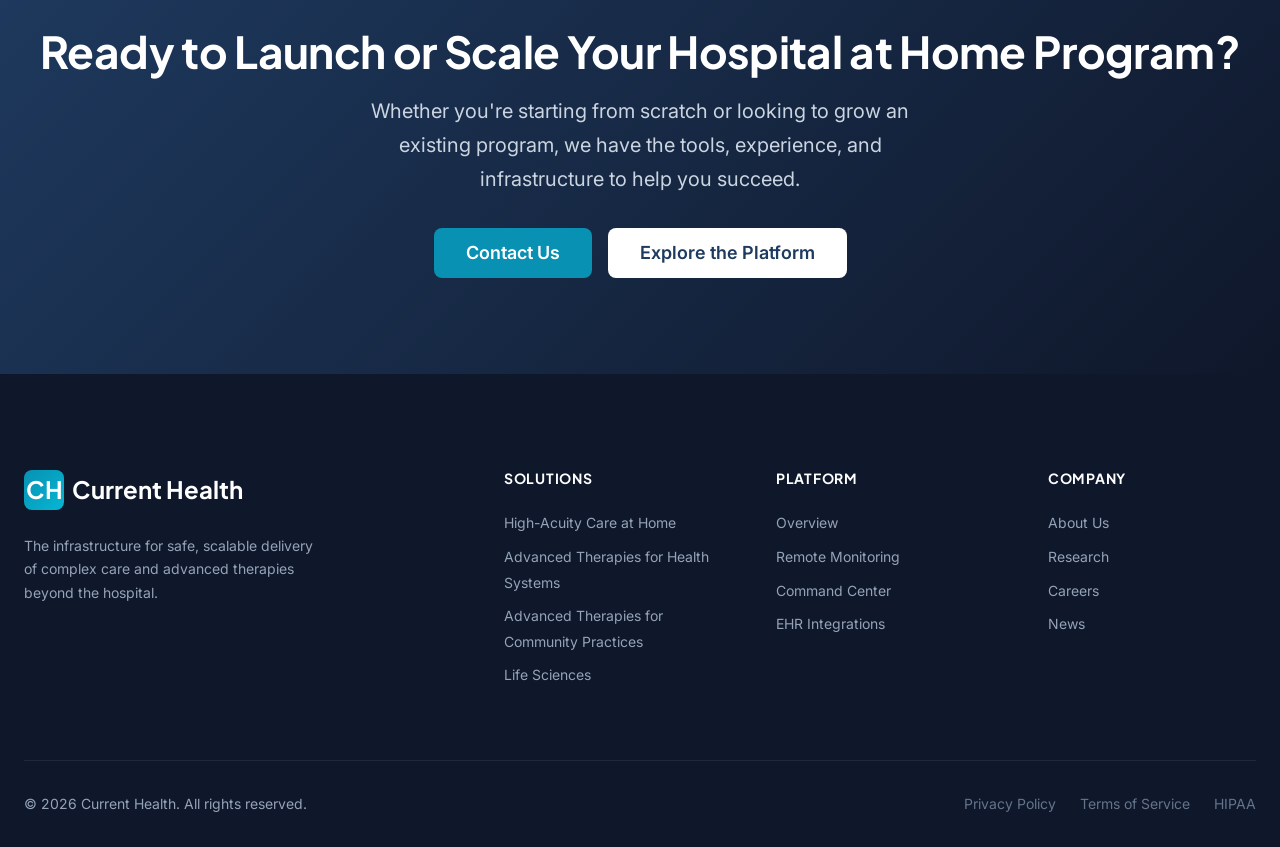
<file: hospital-at-home.html>
<!DOCTYPE html>
<html lang="en">
<head>
  <meta charset="UTF-8">
  <meta name="viewport" content="width=device-width, initial-scale=1.0">
  <title>Hospital at Home | Current Health</title>
  <meta name="description" content="Launch and scale Hospital at Home programs with the leading partner. Current Health provides the tools, experience, and infrastructure needed to deliver complex care safely, efficiently, and at scale.">
  <link rel="preconnect" href="https://fonts.googleapis.com">
  <link rel="preconnect" href="https://fonts.gstatic.com" crossorigin>
  <link href="https://fonts.googleapis.com/css2?family=Inter:wght@400;500;600;700&family=Plus+Jakarta+Sans:wght@600;700;800&display=swap" rel="stylesheet">
  <link rel="stylesheet" href="css/styles.css">
</head>
<body>
  <!-- Header -->
  <header class="header">
    <div class="container">
      <div class="header-inner">
        <a href="index.html" class="logo">
          <div class="logo-icon">CH</div>
          <span>Current Health</span>
        </a>
        <nav class="nav">
          <ul class="nav-links">
            <li class="nav-dropdown">
              <a href="#" class="nav-link">Solutions</a>
              <ul class="dropdown-menu">
                <li><a href="hospital-at-home.html">High-Acuity Care at Home</a></li>
                <li><a href="advanced-therapies.html">Advanced Therapies for Health Systems</a></li>
                <li><a href="community-oncology.html">Advanced Therapies for Community Practices</a></li>
                <li><a href="pharma.html">Life Sciences</a></li>
              </ul>
            </li>
            <li><a href="platform.html" class="nav-link">Platform</a></li>
            <li><a href="research.html" class="nav-link">Research</a></li>
            <li><a href="about.html" class="nav-link">About</a></li>
          </ul>
          <a href="#contact" class="btn btn-primary">Get Started</a>
        </nav>
        <button class="mobile-menu-toggle" aria-label="Toggle menu">
          <svg width="24" height="24" viewBox="0 0 24 24" fill="none" stroke="currentColor" stroke-width="2">
            <line x1="3" y1="6" x2="21" y2="6"></line>
            <line x1="3" y1="12" x2="21" y2="12"></line>
            <line x1="3" y1="18" x2="21" y2="18"></line>
          </svg>
        </button>
      </div>
    </div>
  </header>

  <!-- Hero Section -->
  <section class="hero hero-compact">
    <div class="container">
      <div class="hero-content">
        <div class="hero-text">
          <div class="hero-badge">
            <span>🏥→🏠</span>
            <span>High-Acuity Care at Home</span>
          </div>
          <h1>Expand Hospital Capacity & Protect Margin</h1>
          <p class="lead">
            The leading partner for High-Acuity Care at Home, including the CMS Acute Care at Home Program, we've helped launch and scale some of the nation's largest programs—bringing the tools, experience, and infrastructure needed to deliver complex care safely, efficiently, and at scale.
          </p>
          <div class="hero-cta">
            <a href="#contact" class="btn btn-primary btn-lg">Get Started</a>
            <a href="#how-it-works" class="btn btn-secondary btn-lg">How It Works</a>
          </div>
        </div>
        <div class="hero-image">
          <div style="background: linear-gradient(135deg, var(--primary), var(--accent)); border-radius: var(--radius-xl); padding: 60px; color: white; text-align: center;">
            <div style="font-size: 4rem; margin-bottom: 20px;">🏠</div>
            <div style="font-size: 1.25rem; font-weight: 600;">Hospital-Level Care at Home</div>
            <div style="margin-top: 20px; opacity: 0.9;">CMS AHCaH Waiver Compliant • Advanced Monitoring & Deterioration Detection • 24/7 Clinical Command Center • Service Orchestration • Staff Scheduling • Integrated Research & Quality Improvement</div>
          </div>
        </div>
      </div>
    </div>
  </section>

  <!-- Stats Section -->
  <section class="stats">
    <div class="container">
      <div class="stats-grid">
        <div class="stat-item">
          <div class="stat-number">50K+</div>
          <div class="stat-label">Hospital at Home Cases Supported</div>
        </div>
        <div class="stat-item">
          <div class="stat-number">25K+</div>
          <div class="stat-label">Bed Days Saved (MGB)</div>
        </div>
        <div class="stat-item">
          <div class="stat-number">6.7%</div>
          <div class="stat-label">Escalation Rate</div>
        </div>
        <div class="stat-item">
          <div class="stat-number">10.5%</div>
          <div class="stat-label">Readmission Rate</div>
        </div>
      </div>
    </div>
  </section>

  <!-- Why Hospital at Home Section -->
  <section class="section">
    <div class="container">
      <div class="section-header">
        <h2>Why Hospital at Home</h2>
        <p class="lead">
          Hospital at Home is no longer an experiment— it's a proven model for delivering high-acuity care outside the four walls. For patients, it means faster recovery and fewer complications. For health systems, it's a strategic lever to reduce inpatient strain and shift appropriate care to a lower-cost, higher-margin setting.
        </p>
      </div>
      <div class="features-grid">
        <div class="feature-card">
          <div class="feature-icon">💰</div>
          <h3>Top-Line Revenue Growth</h3>
          <p>Increase throughput and capture new revenue by expanding capacity beyond your physical beds. Treat more patients without capital investment in new facilities.</p>
        </div>
        <div class="feature-card">
          <div class="feature-icon">📊</div>
          <h3>Margin Improvement</h3>
          <p>Reduce ALOS, eliminate unnecessary inpatient stays, avoid readmissions and SNF transfers, and reduce total cost of care while maintaining quality.</p>
        </div>
        <div class="feature-card">
          <div class="feature-icon">😊</div>
          <h3>Better Patient & Caregiver Experience</h3>
          <p>Studies show H@H patients have better sleep and higher satisfaction, with minimal caregiver burden. For the right patients, hospital at home is simply better.</p>
        </div>
      </div>
    </div>
  </section>

  <!-- Proven Safe Section -->
  <section class="section section-light" id="how-it-works">
    <div class="container">
      <div class="two-col">
        <div class="two-col-content">
          <h2>Proven Safe So You Can Scale with Confidence</h2>
          <p class="lead">
            We've helped health systems across the country design and expand programs that are clinically sound and operationally sustainable.
          </p>
          <p>
            From standardized protocols to AI-powered alarms and workflows, and 24/7 clinical support, our solution is built to help you launch confidently and grow with control.
          </p>
          <ul class="check-list">
            <li>Proven pathways for the most common Hospital at Home DRGs</li>
            <li>Scalable infrastructure, whether you start with 5 patients or 50</li>
            <li>Deploy across diverse markets, from urban academic centers to rural systems</li>
            <li>Integrated support for every step of the patient journey</li>
          </ul>
        </div>
        <div class="two-col-image">
          <div style="background: var(--gray-100); border-radius: var(--radius-xl); padding: 40px; text-align: center;">
            <div style="display: grid; grid-template-columns: repeat(2, 1fr); gap: 20px;">
              <div style="background: white; padding: 20px; border-radius: var(--radius-md); box-shadow: var(--shadow-sm);">
                <div style="font-size: 2rem; margin-bottom: 10px;">📋</div>
                <div style="font-weight: 600; font-size: 0.875rem;">20+ Clinical Pathways</div>
              </div>
              <div style="background: white; padding: 20px; border-radius: var(--radius-md); box-shadow: var(--shadow-sm);">
                <div style="font-size: 2rem; margin-bottom: 10px;">📱</div>
                <div style="font-weight: 600; font-size: 0.875rem;">Passive Monitoring & Automated Detection</div>
              </div>
              <div style="background: white; padding: 20px; border-radius: var(--radius-md); box-shadow: var(--shadow-sm);">
                <div style="font-size: 2rem; margin-bottom: 10px;">🚚</div>
                <div style="font-weight: 600; font-size: 0.875rem;">Full End-to-End Support</div>
              </div>
              <div style="background: white; padding: 20px; border-radius: var(--radius-md); box-shadow: var(--shadow-sm);">
                <div style="font-size: 2rem; margin-bottom: 10px;">👩‍⚕️</div>
                <div style="font-weight: 600; font-size: 0.875rem;">24/7 Command Center & Service Orchestration</div>
              </div>
            </div>
          </div>
        </div>
      </div>
    </div>
  </section>

  <!-- What's Included Section -->
  <section class="section">
    <div class="container">
      <div class="section-header">
        <h2>What's Included in Our Hospital at Home Episode</h2>
        <p class="lead">
          A holistic system for in-home hospital care—everything you need to deliver safe, effective, compliant Hospital at Home programs.
        </p>
      </div>
      <div class="features-grid features-grid-4">
        <div class="feature-card">
          <div class="feature-icon">📋</div>
          <h3>20+ Clinical Pathways</h3>
          <p>Evidence-based pathways with predefined patient journeys, alarm parameters, and escalation protocols, ready to deploy from day one.</p>
        </div>
        <div class="feature-card">
          <div class="feature-icon">📡</div>
          <h3>Continuous, Passive Monitoring</h3>
          <p>Our proprietary FDA-cleared continuous wearable and connected devices feed real-time insights into a centralized clinical dashboard for proactive interventions.</p>
        </div>
        <div class="feature-card">
          <div class="feature-icon">🚚</div>
          <h3>Flexible Logistics & Tech Support</h3>
          <p>End-to-end device deployment, retrieval, and servicing that can be fully outsourced to us or run in a hybrid model with your staff.</p>
        </div>
        <div class="feature-card">
          <div class="feature-icon">📦</div>
          <h3>Pre-Configured Device Kits</h3>
          <p>Streamlined kits make patient activation fast and allow programs to safely broaden eligibility criteria.</p>
        </div>
        <div class="feature-card">
          <div class="feature-icon">👩‍⚕️</div>
          <h3>24/7 Clinical Command Center</h3>
          <p>Our command center staffed by RNs licensed in all 50 states monitors alarms, triages patients, and escalates to your team when needed.</p>
        </div>
        <div class="feature-card">
          <div class="feature-icon">🏥</div>
          <h3>EHR Integration</h3>
          <p>Deep integration with Epic, Cerner, and other major systems ensures seamless workflows and documentation.</p>
        </div>
        <div class="feature-card">
          <div class="feature-icon">📊</div>
          <h3>Service & Staff Orchestration and Scheduling</h3>
          <p>Efficient optimization of staff and services to the home, with patient coordination so they know who is coming and when.</p>
        </div>
        <div class="feature-card">
          <div class="feature-icon">📊</div>
          <h3>Analytics & Reporting</h3>
          <p>Real-time dashboards and comprehensive reporting to track census, outcomes, and program performance.</p>
        </div>
        <div class="feature-card">
          <div class="feature-icon">✅</div>
          <h3>Regulatory Compliance</h3>
          <p>Full support for CMS AHCaH waiver requirements, documentation, and reporting.</p>
        </div>
      </div>
    </div>
  </section>

  <!-- MGB Case Study Section -->
  <section class="section section-light">
    <div class="container">
      <div class="two-col two-col-reverse">
        <div class="two-col-content">
          <h2>Proven at Scale with Mass General Brigham</h2>
          <p class="lead">
            Mass General Brigham has built one of the nation's largest and most successful Hospital at Home programs using Current Health, demonstrating the model's scalability and clinical safety.
          </p>
          <ul class="check-list">
            <li>25,000+ bed days saved through the program</li>
            <li>49 average daily census at scale</li>
            <li>10.5% readmission rate (vs. national average of 15%+)</li>
            <li>6.7% escalation rate, demonstrating safe patient selection</li>
          </ul>
          <div class="testimonial" style="margin-top: var(--spacing-xl);">
            <p class="testimonial-quote">
              "Hospital at Home is not just about moving patients out of beds—it's about reimagining how we deliver acute care. Current Health has been an essential partner in building a program that's both clinically excellent and operationally sustainable."
            </p>
            <div class="testimonial-author">
              <div class="testimonial-avatar">MGB</div>
              <div class="testimonial-info">
                <strong>Hospital at Home Leadership</strong>
                <span>Mass General Brigham</span>
              </div>
            </div>
          </div>
        </div>
        <div class="two-col-image">
          <div style="background: linear-gradient(135deg, #1e3a5f, #0e7490); border-radius: var(--radius-xl); padding: 40px; color: white;">
            <div style="text-align: center; margin-bottom: 30px;">
              <div style="font-size: 0.875rem; text-transform: uppercase; letter-spacing: 0.1em; opacity: 0.8; margin-bottom: 10px;">Mass General Brigham Results</div>
            </div>
            <div style="display: grid; gap: 20px;">
              <div style="background: rgba(255,255,255,0.1); padding: 20px; border-radius: var(--radius-md); text-align: center;">
                <div style="font-size: 2.5rem; font-weight: 700;">25K+</div>
                <div style="opacity: 0.9;">Bed Days Saved</div>
              </div>
              <div style="background: rgba(255,255,255,0.1); padding: 20px; border-radius: var(--radius-md); text-align: center;">
                <div style="font-size: 2.5rem; font-weight: 700;">49</div>
                <div style="opacity: 0.9;">Average Daily Census</div>
              </div>
              <div style="background: rgba(255,255,255,0.1); padding: 20px; border-radius: var(--radius-md); text-align: center;">
                <div style="font-size: 2.5rem; font-weight: 700;">10.5%</div>
                <div style="opacity: 0.9;">Readmission Rate</div>
              </div>
            </div>
          </div>
        </div>
      </div>
    </div>
  </section>

  <!-- Regulatory Section -->
  <section class="section">
    <div class="container">
      <div class="section-header">
        <h2>Regulatory Tailwinds</h2>
        <p class="lead">
          The Hospital at Home model has unprecedented regulatory support, with the CMS Acute Hospital Care at Home waiver extended through 2030.
        </p>
      </div>
      <div class="features-grid">
        <div class="feature-card">
          <div class="feature-icon">🏛️</div>
          <h3>CMS AHCaH Waiver Extended</h3>
          <p>The Hospital Inpatient Services Modernization Act extends the Hospital at Home waiver through 2030, providing long-term regulatory certainty for your program.</p>
        </div>
        <div class="feature-card">
          <div class="feature-icon">💵</div>
          <h3>Full DRG Reimbursement</h3>
          <p>Hospital at Home patients qualify for the same DRG reimbursement as inpatient admissions, making the economics work for health systems.</p>
        </div>
        <div class="feature-card">
          <div class="feature-icon">📈</div>
          <h3>Growing Payer Support</h3>
          <p>Commercial payers increasingly recognize H@H value, with many developing specific reimbursement pathways and quality incentives.</p>
        </div>
      </div>
    </div>
  </section>

  <!-- Customer Logos -->
  <section class="logos-section">
    <div class="container">
      <p class="logos-header">Trusted by leading health systems</p>
      <div class="logos-grid">
        <span class="logo-item">Mass General Brigham</span>
        <span class="logo-item">Advocate Health</span>
        <span class="logo-item">OSF Healthcare</span>
        <span class="logo-item">Virtua Health</span>
        <span class="logo-item">UMass Memorial</span>
        <span class="logo-item">Baptist Health</span>
      </div>
    </div>
  </section>

  <!-- CTA Section -->
  <section class="cta-section" id="contact">
    <div class="container">
      <h2>Ready to Launch or Scale Your Hospital at Home Program?</h2>
      <p class="lead">
        Whether you're starting from scratch or looking to grow an existing program, we have the tools, experience, and infrastructure to help you succeed.
      </p>
      <div class="cta-buttons">
        <a href="mailto:info@currenthealth.com" class="btn btn-primary btn-lg">Contact Us</a>
        <a href="platform.html" class="btn btn-white btn-lg">Explore the Platform</a>
      </div>
    </div>
  </section>

  <!-- Footer -->
  <footer class="footer">
    <div class="container">
      <div class="footer-grid">
        <div class="footer-brand">
          <div class="logo">
            <div class="logo-icon">CH</div>
            <span>Current Health</span>
          </div>
          <p>
            The infrastructure for safe, scalable delivery of complex care and advanced therapies beyond the hospital.
          </p>
        </div>
        <div class="footer-nav">
          <h4>Solutions</h4>
          <ul>
            <li><a href="hospital-at-home.html">High-Acuity Care at Home</a></li>
            <li><a href="advanced-therapies.html">Advanced Therapies for Health Systems</a></li>
            <li><a href="community-oncology.html">Advanced Therapies for Community Practices</a></li>
            <li><a href="pharma.html">Life Sciences</a></li>
          </ul>
        </div>
        <div class="footer-nav">
          <h4>Platform</h4>
          <ul>
            <li><a href="platform.html">Overview</a></li>
            <li><a href="platform.html#monitoring">Remote Monitoring</a></li>
            <li><a href="platform.html#command-center">Command Center</a></li>
            <li><a href="platform.html#integrations">EHR Integrations</a></li>
          </ul>
        </div>
        <div class="footer-nav">
          <h4>Company</h4>
          <ul>
            <li><a href="about.html">About Us</a></li>
            <li><a href="research.html">Research</a></li>
            <li><a href="#">Careers</a></li>
            <li><a href="#">News</a></li>
          </ul>
        </div>
      </div>
      <div class="footer-bottom">
        <div>&copy; 2026 Current Health. All rights reserved.</div>
        <div class="footer-legal">
          <a href="#">Privacy Policy</a>
          <a href="#">Terms of Service</a>
          <a href="#">HIPAA</a>
        </div>
      </div>
    </div>
  </footer>
</body>
</html>
</file>
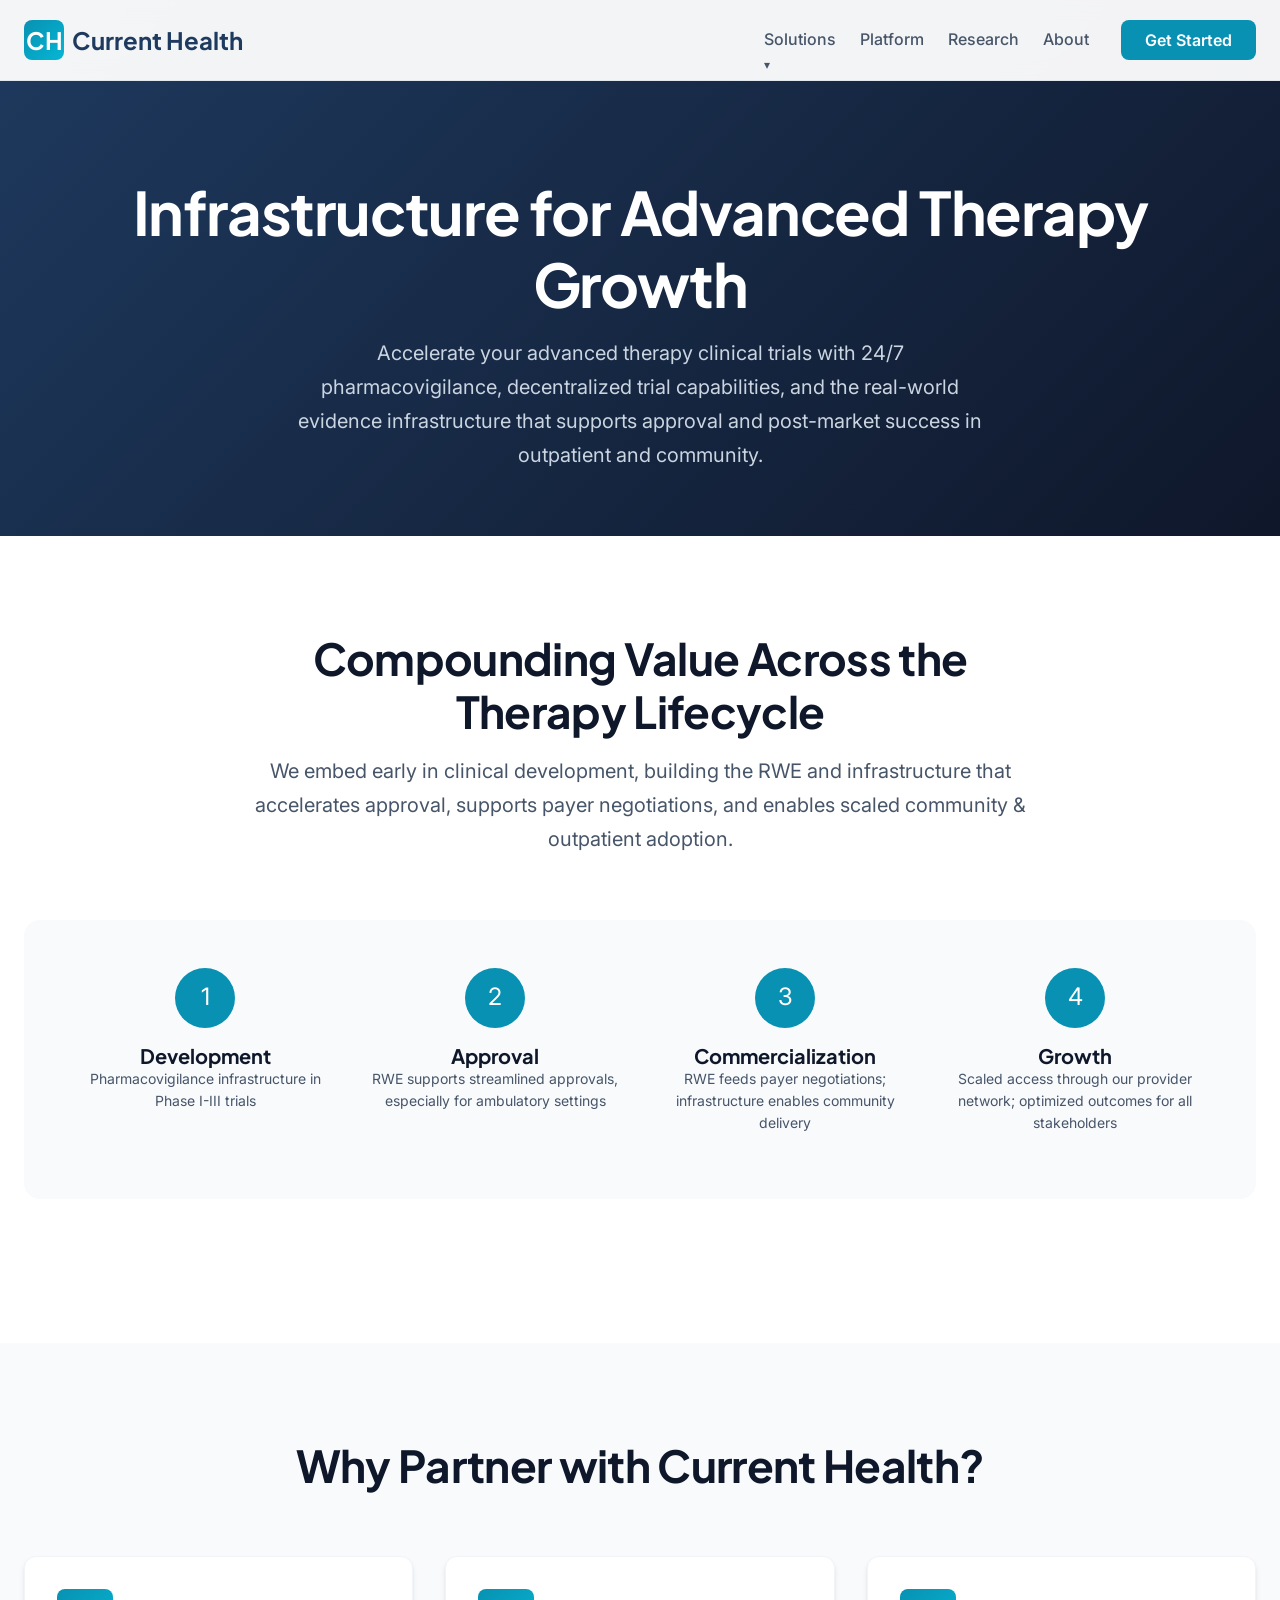
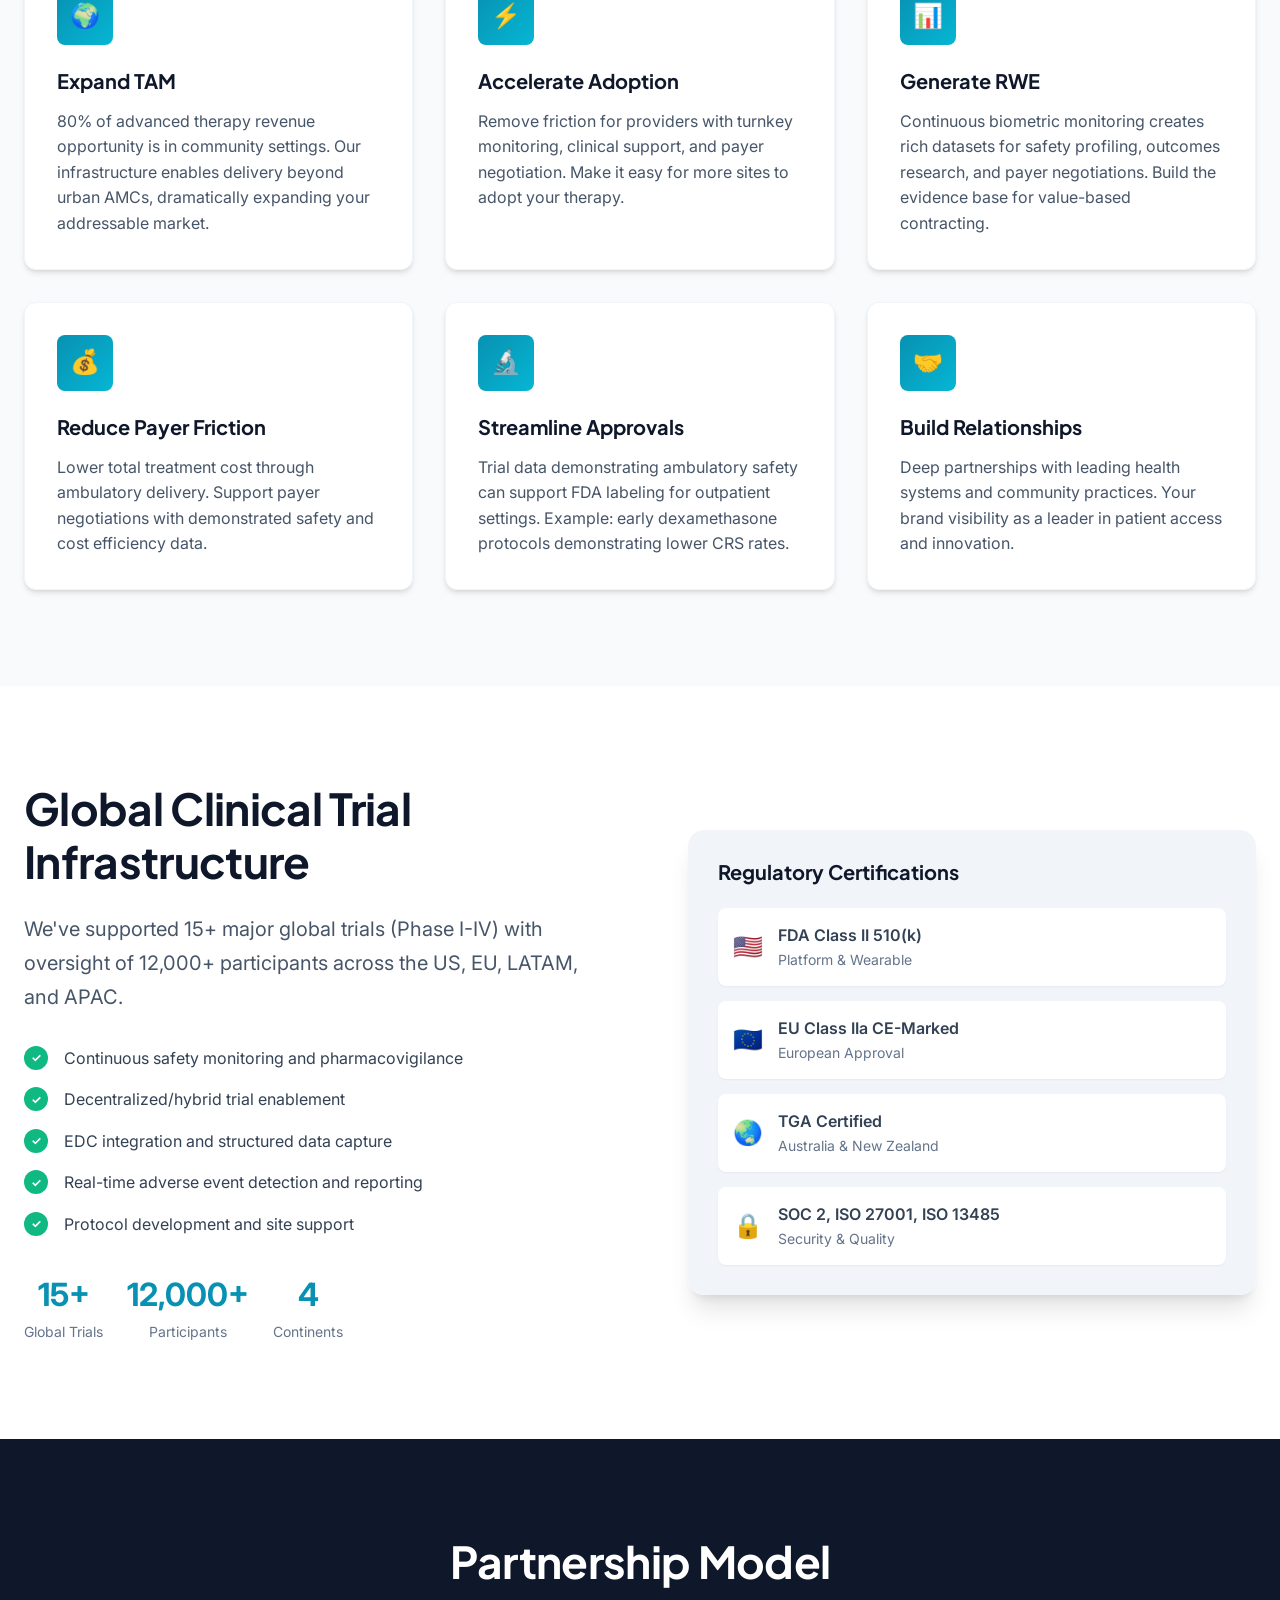
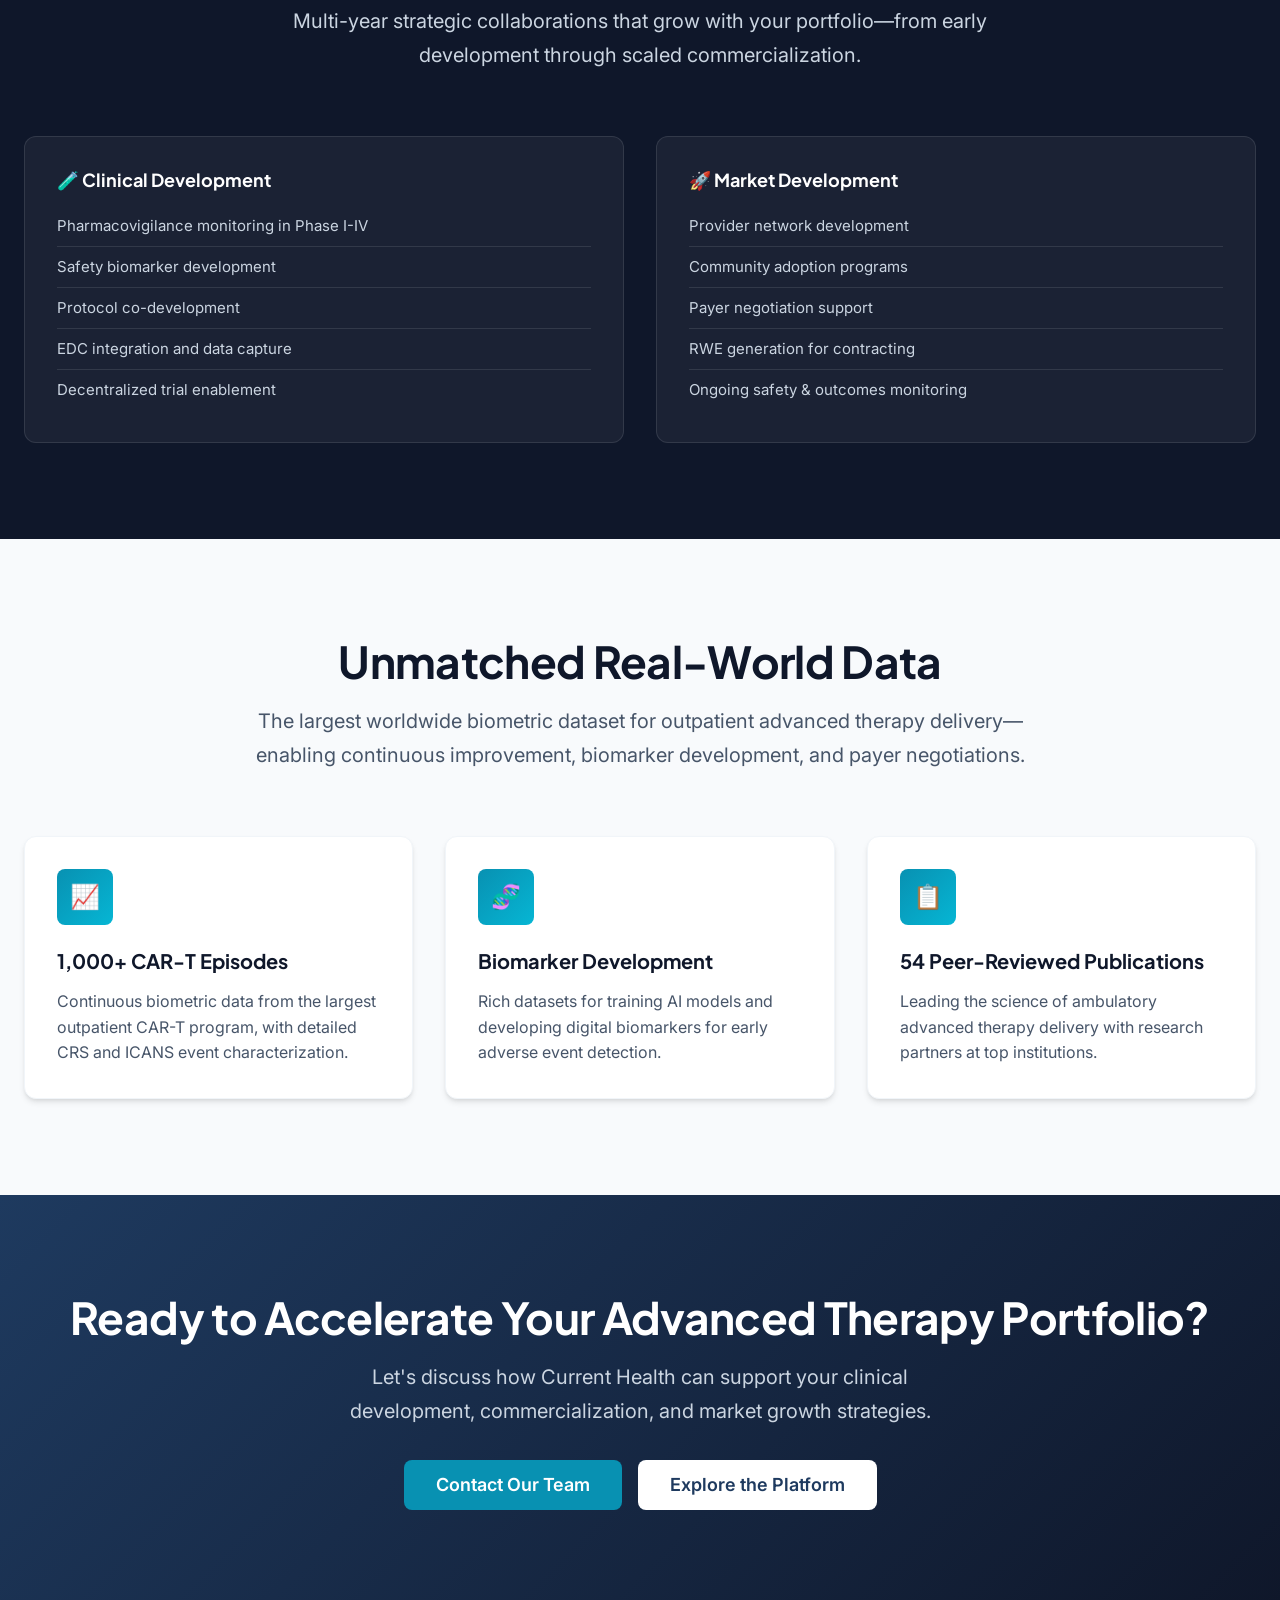
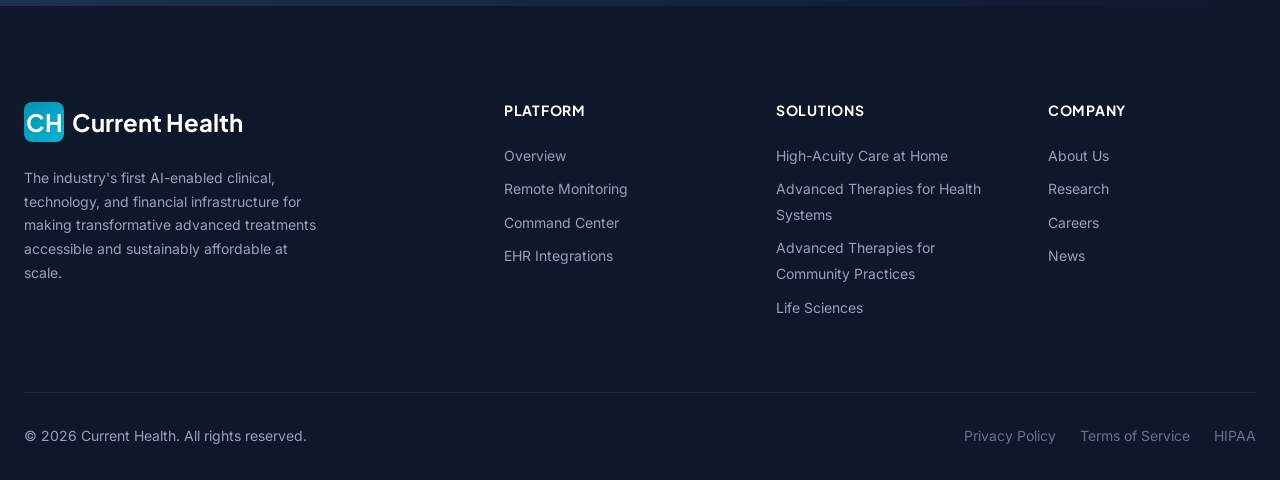
<file: pharma.html>
<!DOCTYPE html>
<html lang="en">
<head>
  <meta charset="UTF-8">
  <meta name="viewport" content="width=device-width, initial-scale=1.0">
  <title>Pharma Clinical Trials | Current Health</title>
  <meta name="description" content="Accelerate clinical trials for advanced therapies with Current Health. 24/7 pharmacovigilance, decentralized trial infrastructure, RWE generation, and post-market monitoring.">
  <link rel="preconnect" href="https://fonts.googleapis.com">
  <link rel="preconnect" href="https://fonts.gstatic.com" crossorigin>
  <link href="https://fonts.googleapis.com/css2?family=Inter:wght@400;500;600;700&family=Plus+Jakarta+Sans:wght@600;700;800&display=swap" rel="stylesheet">
  <link rel="stylesheet" href="css/styles.css">
</head>
<body>
  <!-- Header -->
  <header class="header">
    <div class="container">
      <div class="header-inner">
        <a href="index.html" class="logo">
          <div class="logo-icon">CH</div>
          <span>Current Health</span>
        </a>
        <nav class="nav">
          <ul class="nav-links">
            <li class="nav-dropdown">
              <a href="#" class="nav-link">Solutions</a>
              <ul class="dropdown-menu">
                <li><a href="hospital-at-home.html">High-Acuity Care at Home</a></li>
                <li><a href="advanced-therapies.html">Advanced Therapies for Health Systems</a></li>
                <li><a href="community-oncology.html">Advanced Therapies for Community Practices</a></li>
                <li><a href="pharma.html">Life Sciences</a></li>
              </ul>
            </li>
            <li><a href="platform.html" class="nav-link">Platform</a></li>
            <li><a href="research.html" class="nav-link">Research</a></li>
            <li><a href="about.html" class="nav-link">About</a></li>
          </ul>
          <a href="index.html#contact" class="btn btn-primary">Get Started</a>
        </nav>
      </div>
    </div>
  </header>

  <!-- Page Header -->
  <section class="page-header">
    <div class="container">
      <h1>Infrastructure for Advanced Therapy Growth</h1>
      <p class="lead">
        Accelerate your advanced therapy clinical trials with 24/7 pharmacovigilance, decentralized trial capabilities, and the real-world evidence infrastructure that supports approval and post-market success in outpatient and community.
      </p>
    </div>
  </section>

  <!-- Value Across Lifecycle -->
  <section class="section">
    <div class="container">
      <div class="section-header">
        <h2>Compounding Value Across the Therapy Lifecycle</h2>
        <p class="lead">
          We embed early in clinical development, building the RWE and infrastructure that accelerates approval, supports payer negotiations, and enables scaled community & outpatient adoption.
        </p>
      </div>

      <div style="background: var(--gray-50); border-radius: var(--radius-xl); padding: var(--spacing-2xl); margin-bottom: var(--spacing-2xl);">
        <div style="display: grid; grid-template-columns: repeat(4, 1fr); gap: var(--spacing-lg); text-align: center;">
          <div>
            <div style="width: 60px; height: 60px; background: var(--primary); color: white; border-radius: 50%; display: flex; align-items: center; justify-content: center; margin: 0 auto var(--spacing-md); font-size: 1.5rem;">1</div>
            <h4>Development</h4>
            <p style="font-size: 0.875rem; color: var(--gray-600);">Pharmacovigilance infrastructure in Phase I-III trials</p>
          </div>
          <div>
            <div style="width: 60px; height: 60px; background: var(--primary); color: white; border-radius: 50%; display: flex; align-items: center; justify-content: center; margin: 0 auto var(--spacing-md); font-size: 1.5rem;">2</div>
            <h4>Approval</h4>
            <p style="font-size: 0.875rem; color: var(--gray-600);">RWE supports streamlined approvals, especially for ambulatory settings</p>
          </div>
          <div>
            <div style="width: 60px; height: 60px; background: var(--primary); color: white; border-radius: 50%; display: flex; align-items: center; justify-content: center; margin: 0 auto var(--spacing-md); font-size: 1.5rem;">3</div>
            <h4>Commercialization</h4>
            <p style="font-size: 0.875rem; color: var(--gray-600);">RWE feeds payer negotiations; infrastructure enables community delivery</p>
          </div>
          <div>
            <div style="width: 60px; height: 60px; background: var(--primary); color: white; border-radius: 50%; display: flex; align-items: center; justify-content: center; margin: 0 auto var(--spacing-md); font-size: 1.5rem;">4</div>
            <h4>Growth</h4>
            <p style="font-size: 0.875rem; color: var(--gray-600);">Scaled access through our provider network; optimized outcomes for all stakeholders</p>
          </div>
        </div>
      </div>
    </div>
  </section>

  <!-- Why Partner -->
  <section class="section section-light">
    <div class="container">
      <div class="section-header">
        <h2>Why Partner with Current Health?</h2>
      </div>
      <div class="features-grid">
        <div class="feature-card">
          <div class="feature-icon">🌍</div>
          <h3>Expand TAM</h3>
          <p>80% of advanced therapy revenue opportunity is in community settings. Our infrastructure enables delivery beyond urban AMCs, dramatically expanding your addressable market.</p>
        </div>
        <div class="feature-card">
          <div class="feature-icon">⚡</div>
          <h3>Accelerate Adoption</h3>
          <p>Remove friction for providers with turnkey monitoring, clinical support, and payer negotiation. Make it easy for more sites to adopt your therapy.</p>
        </div>
        <div class="feature-card">
          <div class="feature-icon">📊</div>
          <h3>Generate RWE</h3>
          <p>Continuous biometric monitoring creates rich datasets for safety profiling, outcomes research, and payer negotiations. Build the evidence base for value-based contracting.</p>
        </div>
        <div class="feature-card">
          <div class="feature-icon">💰</div>
          <h3>Reduce Payer Friction</h3>
          <p>Lower total treatment cost through ambulatory delivery. Support payer negotiations with demonstrated safety and cost efficiency data.</p>
        </div>
        <div class="feature-card">
          <div class="feature-icon">🔬</div>
          <h3>Streamline Approvals</h3>
          <p>Trial data demonstrating ambulatory safety can support FDA labeling for outpatient settings. Example: early dexamethasone protocols demonstrating lower CRS rates.</p>
        </div>
        <div class="feature-card">
          <div class="feature-icon">🤝</div>
          <h3>Build Relationships</h3>
          <p>Deep partnerships with leading health systems and community practices. Your brand visibility as a leader in patient access and innovation.</p>
        </div>
      </div>
    </div>
  </section>

  <!-- Clinical Trials -->
  <section class="section" id="trials">
    <div class="container">
      <div class="two-col">
        <div class="two-col-content">
          <h2>Global Clinical Trial Infrastructure</h2>
          <p class="lead">
            We've supported 15+ major global trials (Phase I-IV) with oversight of 12,000+ participants across the US, EU, LATAM, and APAC.
          </p>
          <ul class="check-list">
            <li>Continuous safety monitoring and pharmacovigilance</li>
            <li>Decentralized/hybrid trial enablement</li>
            <li>EDC integration and structured data capture</li>
            <li>Real-time adverse event detection and reporting</li>
            <li>Protocol development and site support</li>
          </ul>
          <div style="display: flex; gap: var(--spacing-lg); margin-top: var(--spacing-xl); flex-wrap: wrap;">
            <div style="text-align: center;">
              <div style="font-size: 2rem; font-weight: 700; color: var(--primary);">15+</div>
              <div style="font-size: 0.875rem; color: var(--gray-500);">Global Trials</div>
            </div>
            <div style="text-align: center;">
              <div style="font-size: 2rem; font-weight: 700; color: var(--primary);">12,000+</div>
              <div style="font-size: 0.875rem; color: var(--gray-500);">Participants</div>
            </div>
            <div style="text-align: center;">
              <div style="font-size: 2rem; font-weight: 700; color: var(--primary);">4</div>
              <div style="font-size: 0.875rem; color: var(--gray-500);">Continents</div>
            </div>
          </div>
        </div>
        <div class="two-col-image">
          <div style="background: var(--gray-100); border-radius: var(--radius-xl); padding: 30px;">
            <h4 style="margin-bottom: var(--spacing-lg);">Regulatory Certifications</h4>
            <div style="display: grid; gap: 15px;">
              <div style="background: white; padding: 15px; border-radius: var(--radius-md); display: flex; align-items: center; gap: 15px; box-shadow: var(--shadow-sm);">
                <span style="font-size: 1.5rem;">🇺🇸</span>
                <div>
                  <div style="font-weight: 600;">FDA Class II 510(k)</div>
                  <div style="font-size: 0.875rem; color: var(--gray-500);">Platform & Wearable</div>
                </div>
              </div>
              <div style="background: white; padding: 15px; border-radius: var(--radius-md); display: flex; align-items: center; gap: 15px; box-shadow: var(--shadow-sm);">
                <span style="font-size: 1.5rem;">🇪🇺</span>
                <div>
                  <div style="font-weight: 600;">EU Class IIa CE-Marked</div>
                  <div style="font-size: 0.875rem; color: var(--gray-500);">European Approval</div>
                </div>
              </div>
              <div style="background: white; padding: 15px; border-radius: var(--radius-md); display: flex; align-items: center; gap: 15px; box-shadow: var(--shadow-sm);">
                <span style="font-size: 1.5rem;">🌏</span>
                <div>
                  <div style="font-weight: 600;">TGA Certified</div>
                  <div style="font-size: 0.875rem; color: var(--gray-500);">Australia & New Zealand</div>
                </div>
              </div>
              <div style="background: white; padding: 15px; border-radius: var(--radius-md); display: flex; align-items: center; gap: 15px; box-shadow: var(--shadow-sm);">
                <span style="font-size: 1.5rem;">🔒</span>
                <div>
                  <div style="font-weight: 600;">SOC 2, ISO 27001, ISO 13485</div>
                  <div style="font-size: 0.875rem; color: var(--gray-500);">Security & Quality</div>
                </div>
              </div>
            </div>
          </div>
        </div>
      </div>
    </div>
  </section>

  <!-- Partnership Model -->
  <section class="section section-dark">
    <div class="container">
      <div class="section-header">
        <h2>Partnership Model</h2>
        <p class="lead" style="color: var(--gray-300);">
          Multi-year strategic collaborations that grow with your portfolio—from early development through scaled commercialization.
        </p>
      </div>
      <div class="cards-grid">
        <div class="info-card" style="background: rgba(255,255,255,0.05); border-color: rgba(255,255,255,0.1);">
          <h3 style="color: white;">🧪 Clinical Development</h3>
          <ul style="color: var(--gray-300);">
            <li style="border-color: rgba(255,255,255,0.1);">Pharmacovigilance monitoring in Phase I-IV</li>
            <li style="border-color: rgba(255,255,255,0.1);">Safety biomarker development</li>
            <li style="border-color: rgba(255,255,255,0.1);">Protocol co-development</li>
            <li style="border-color: rgba(255,255,255,0.1);">EDC integration and data capture</li>
            <li style="border-color: rgba(255,255,255,0.1);">Decentralized trial enablement</li>
          </ul>
        </div>
        <div class="info-card" style="background: rgba(255,255,255,0.05); border-color: rgba(255,255,255,0.1);">
          <h3 style="color: white;">🚀 Market Development</h3>
          <ul style="color: var(--gray-300);">
            <li style="border-color: rgba(255,255,255,0.1);">Provider network development</li>
            <li style="border-color: rgba(255,255,255,0.1);">Community adoption programs</li>
            <li style="border-color: rgba(255,255,255,0.1);">Payer negotiation support</li>
            <li style="border-color: rgba(255,255,255,0.1);">RWE generation for contracting</li>
            <li style="border-color: rgba(255,255,255,0.1);">Ongoing safety & outcomes monitoring</li>
          </ul>
        </div>
      </div>
      
  </section>
  <!-- Data & RWE -->
  <section class="section section-light">
    <div class="container">
      <div class="section-header">
        <h2>Unmatched Real-World Data</h2>
        <p class="lead">
          The largest worldwide biometric dataset for outpatient advanced therapy delivery—enabling continuous improvement, biomarker development, and payer negotiations.
        </p>
      </div>
      <div class="features-grid">
        <div class="feature-card">
          <div class="feature-icon">📈</div>
          <h3>1,000+ CAR-T Episodes</h3>
          <p>Continuous biometric data from the largest outpatient CAR-T program, with detailed CRS and ICANS event characterization.</p>
        </div>
        <div class="feature-card">
          <div class="feature-icon">🧬</div>
          <h3>Biomarker Development</h3>
          <p>Rich datasets for training AI models and developing digital biomarkers for early adverse event detection.</p>
        </div>
        <div class="feature-card">
          <div class="feature-icon">📋</div>
          <h3>54 Peer-Reviewed Publications</h3>
          <p>Leading the science of ambulatory advanced therapy delivery with research partners at top institutions.</p>
        </div>
      </div>
    </div>
  </section>

  <!-- CTA Section -->
  <section class="cta-section">
    <div class="container">
      <h2>Ready to Accelerate Your Advanced Therapy Portfolio?</h2>
      <p class="lead">
        Let's discuss how Current Health can support your clinical development, commercialization, and market growth strategies.
      </p>
      <div class="cta-buttons">
        <a href="index.html#contact" class="btn btn-primary btn-lg">Contact Our Team</a>
        <a href="platform.html" class="btn btn-white btn-lg">Explore the Platform</a>
      </div>
    </div>
  </section>

  <!-- Footer -->
  <footer class="footer">
    <div class="container">
      <div class="footer-grid">
        <div class="footer-brand">
          <div class="logo">
            <div class="logo-icon">CH</div>
            <span>Current Health</span>
          </div>
          <p>
            The industry's first AI-enabled clinical, technology, and financial infrastructure for making transformative advanced treatments accessible and sustainably affordable at scale.
          </p>
        </div>
        <div class="footer-nav">
          <h4>Platform</h4>
          <ul>
            <li><a href="platform.html">Overview</a></li>
            <li><a href="platform.html#monitoring">Remote Monitoring</a></li>
            <li><a href="platform.html#command-center">Command Center</a></li>
            <li><a href="platform.html#integrations">EHR Integrations</a></li>
          </ul>
        </div>
        <div class="footer-nav">
          <h4>Solutions</h4>
          <ul>
            <li><a href="hospital-at-home.html">High-Acuity Care at Home</a></li>
            <li><a href="advanced-therapies.html">Advanced Therapies for Health Systems</a></li>
            <li><a href="community-oncology.html">Advanced Therapies for Community Practices</a></li>
            <li><a href="pharma.html">Life Sciences</a></li>
          </ul>
        </div>
        <div class="footer-nav">
          <h4>Company</h4>
          <ul>
            <li><a href="about.html">About Us</a></li>
            <li><a href="research.html">Research</a></li>
            <li><a href="#">Careers</a></li>
            <li><a href="#">News</a></li>
          </ul>
        </div>
      </div>
      <div class="footer-bottom">
        <div>&copy; 2026 Current Health. All rights reserved.</div>
        <div class="footer-legal">
          <a href="#">Privacy Policy</a>
          <a href="#">Terms of Service</a>
          <a href="#">HIPAA</a>
        </div>
      </div>
    </div>
  </footer>
</body>
</html>
</file>
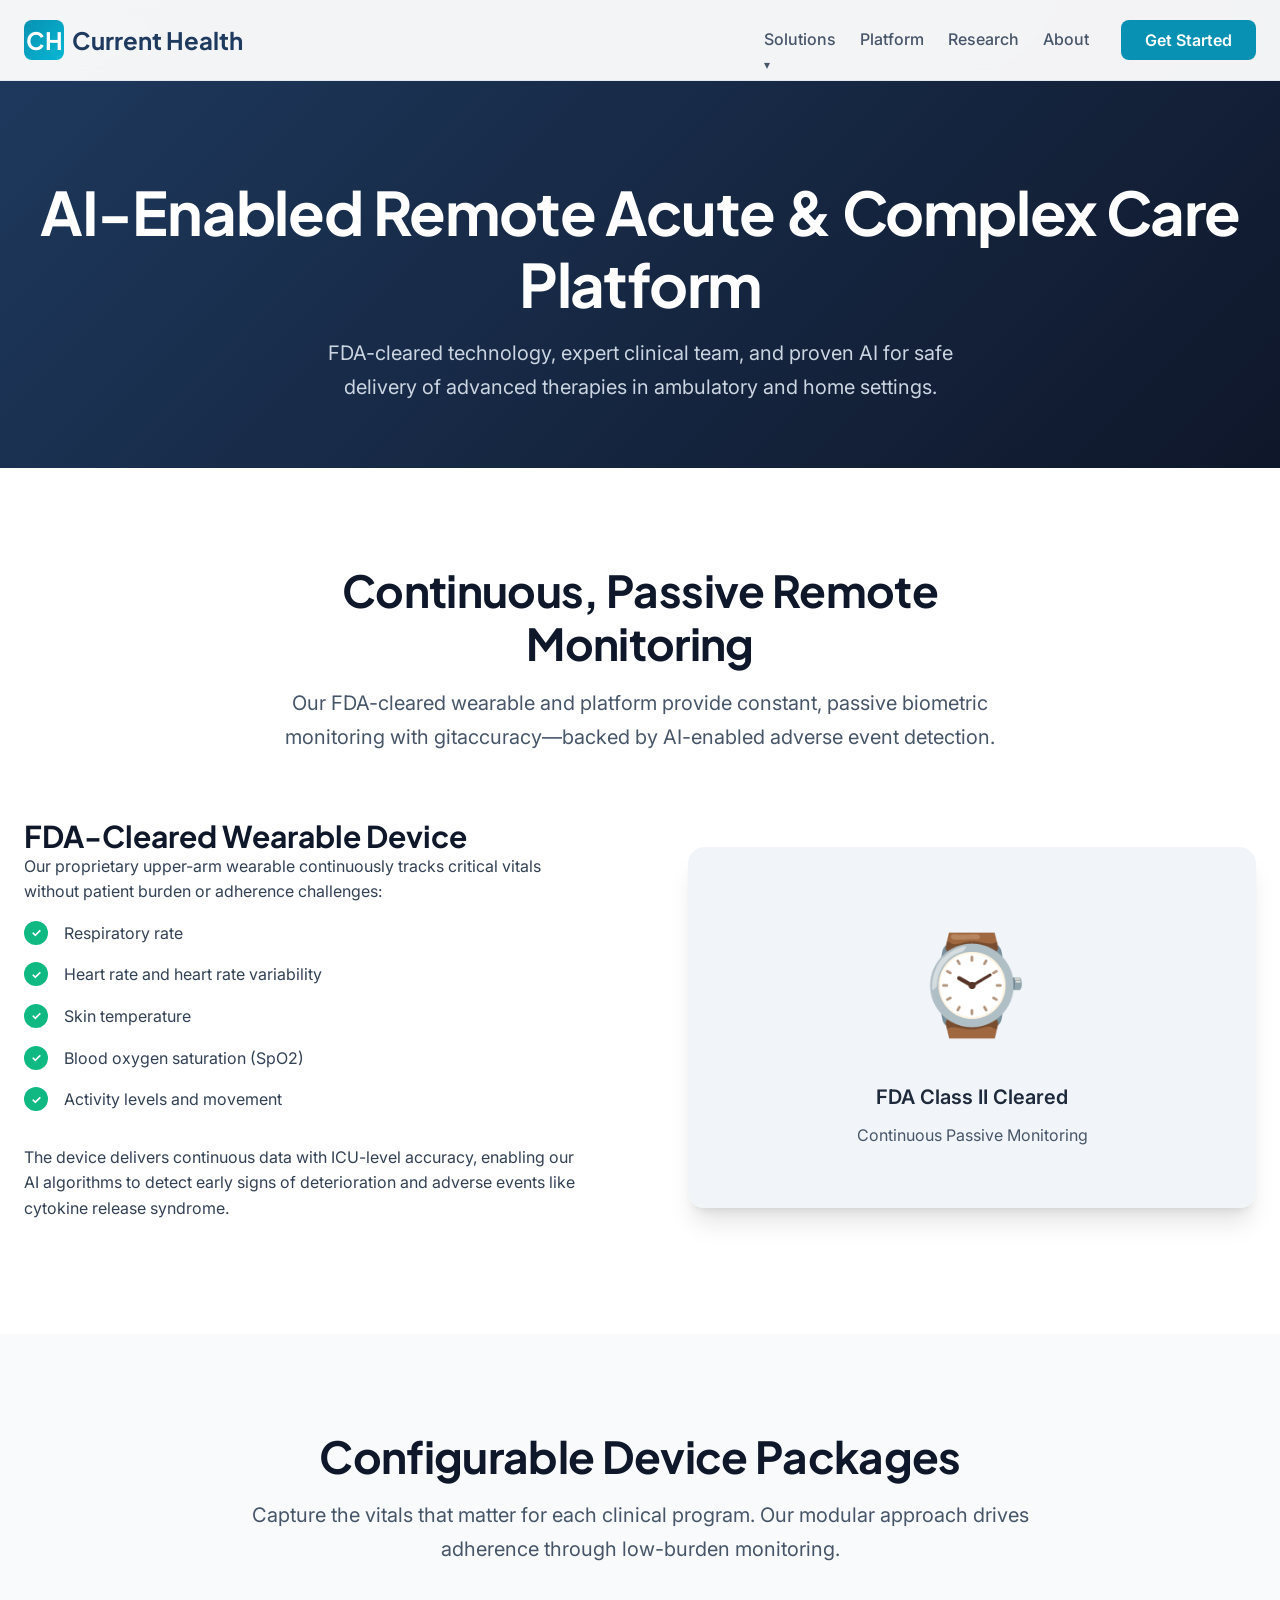
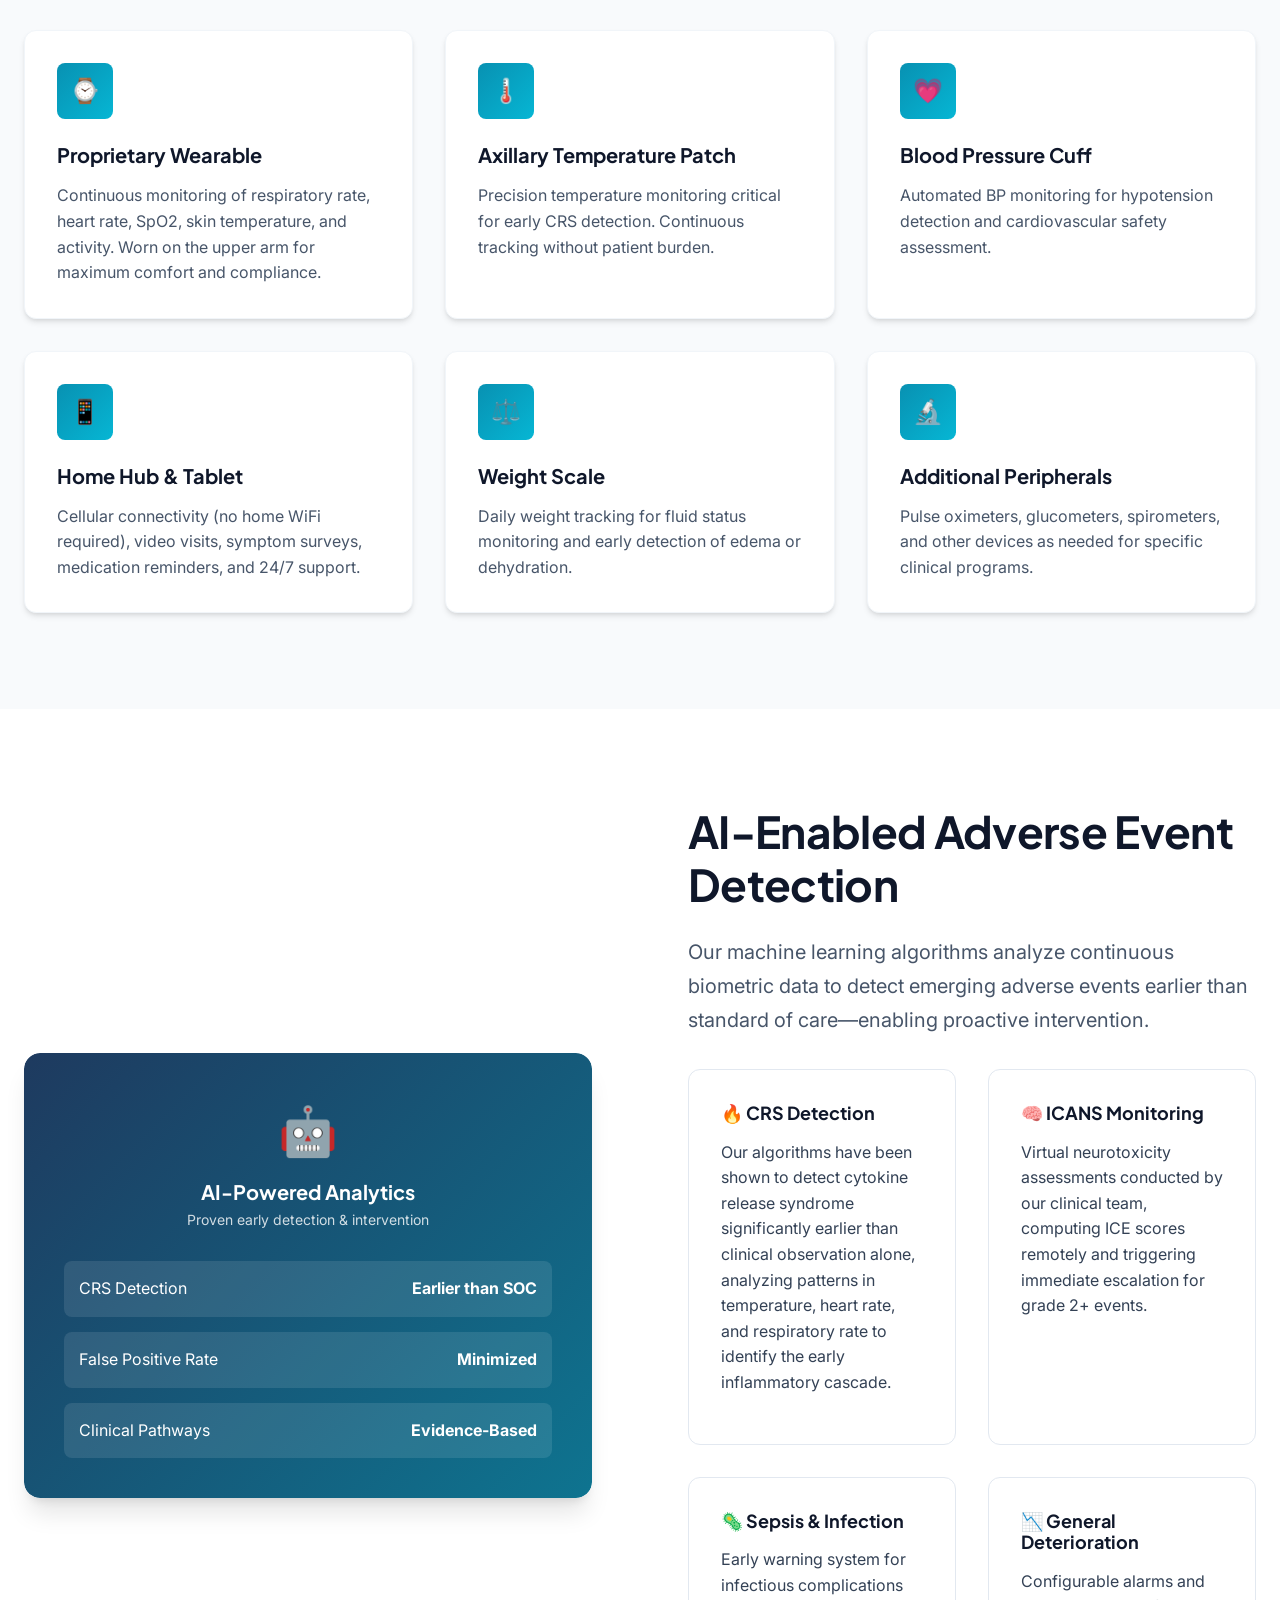
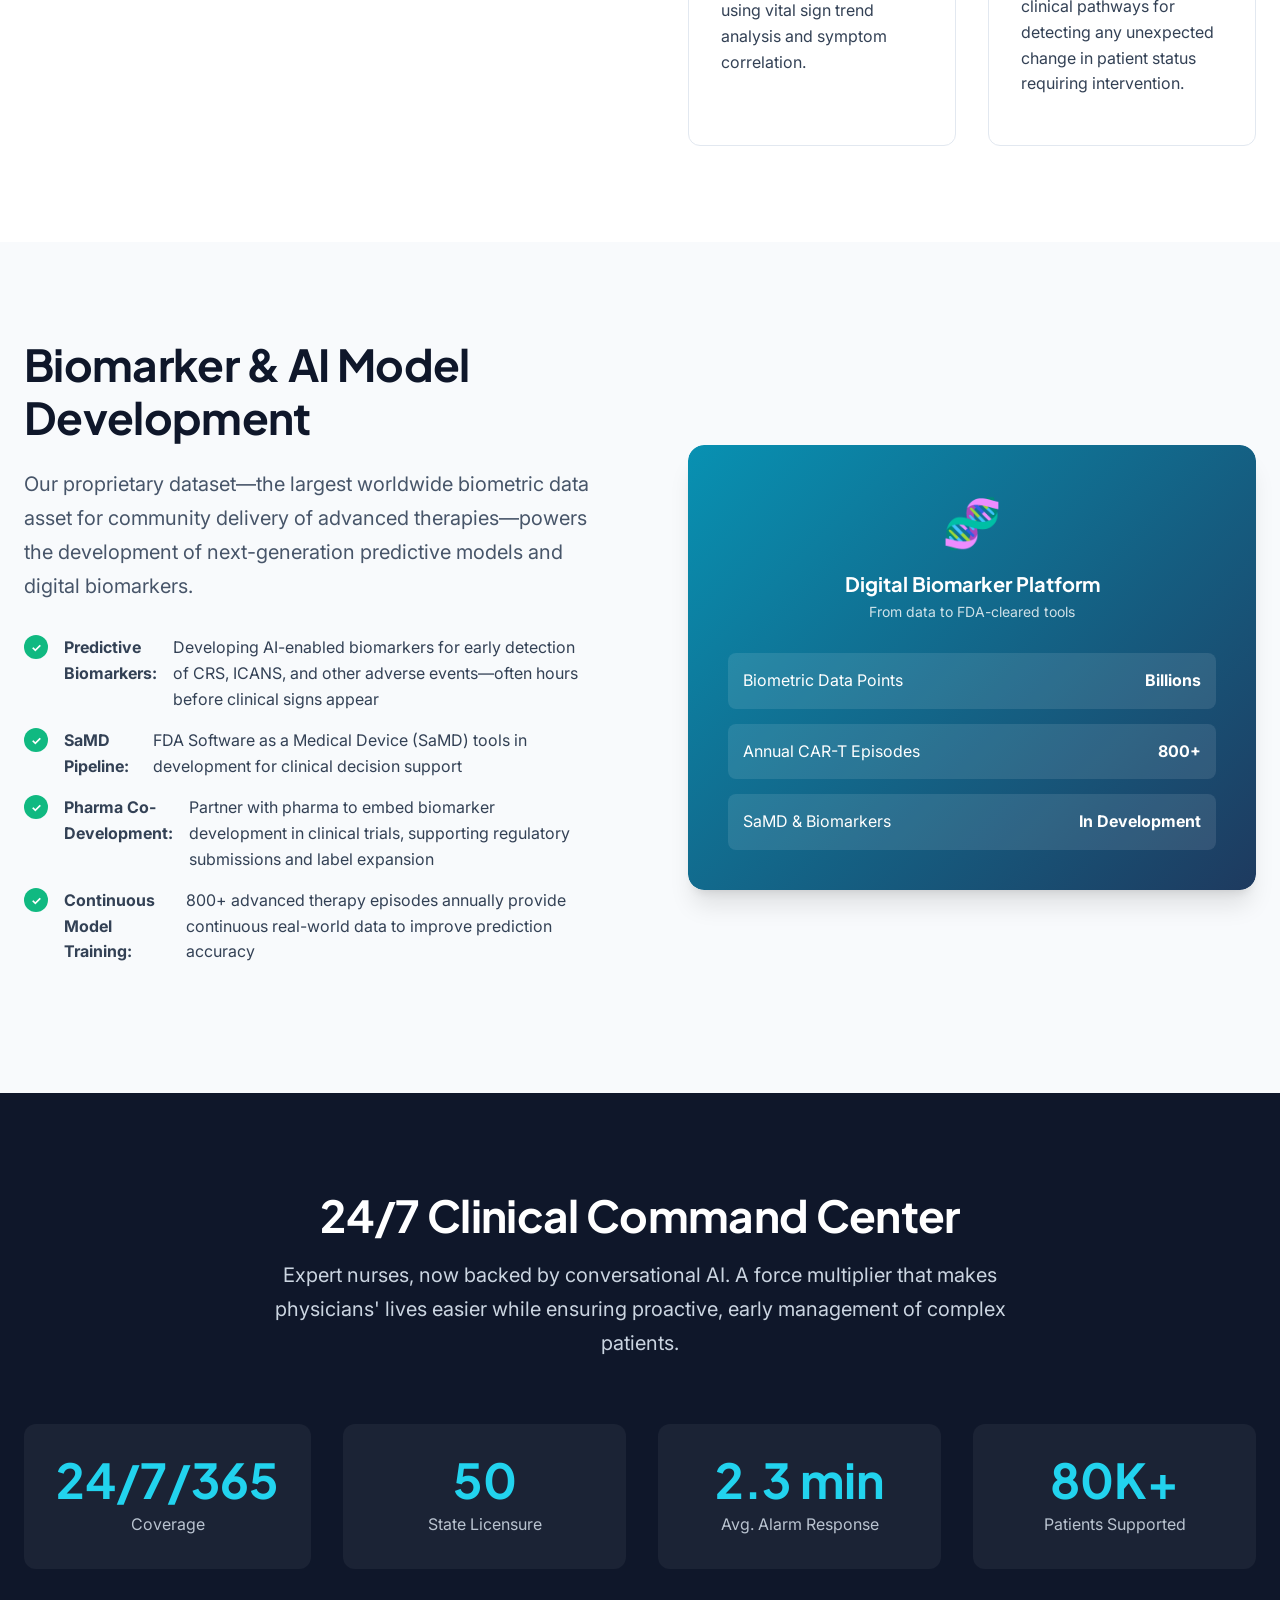
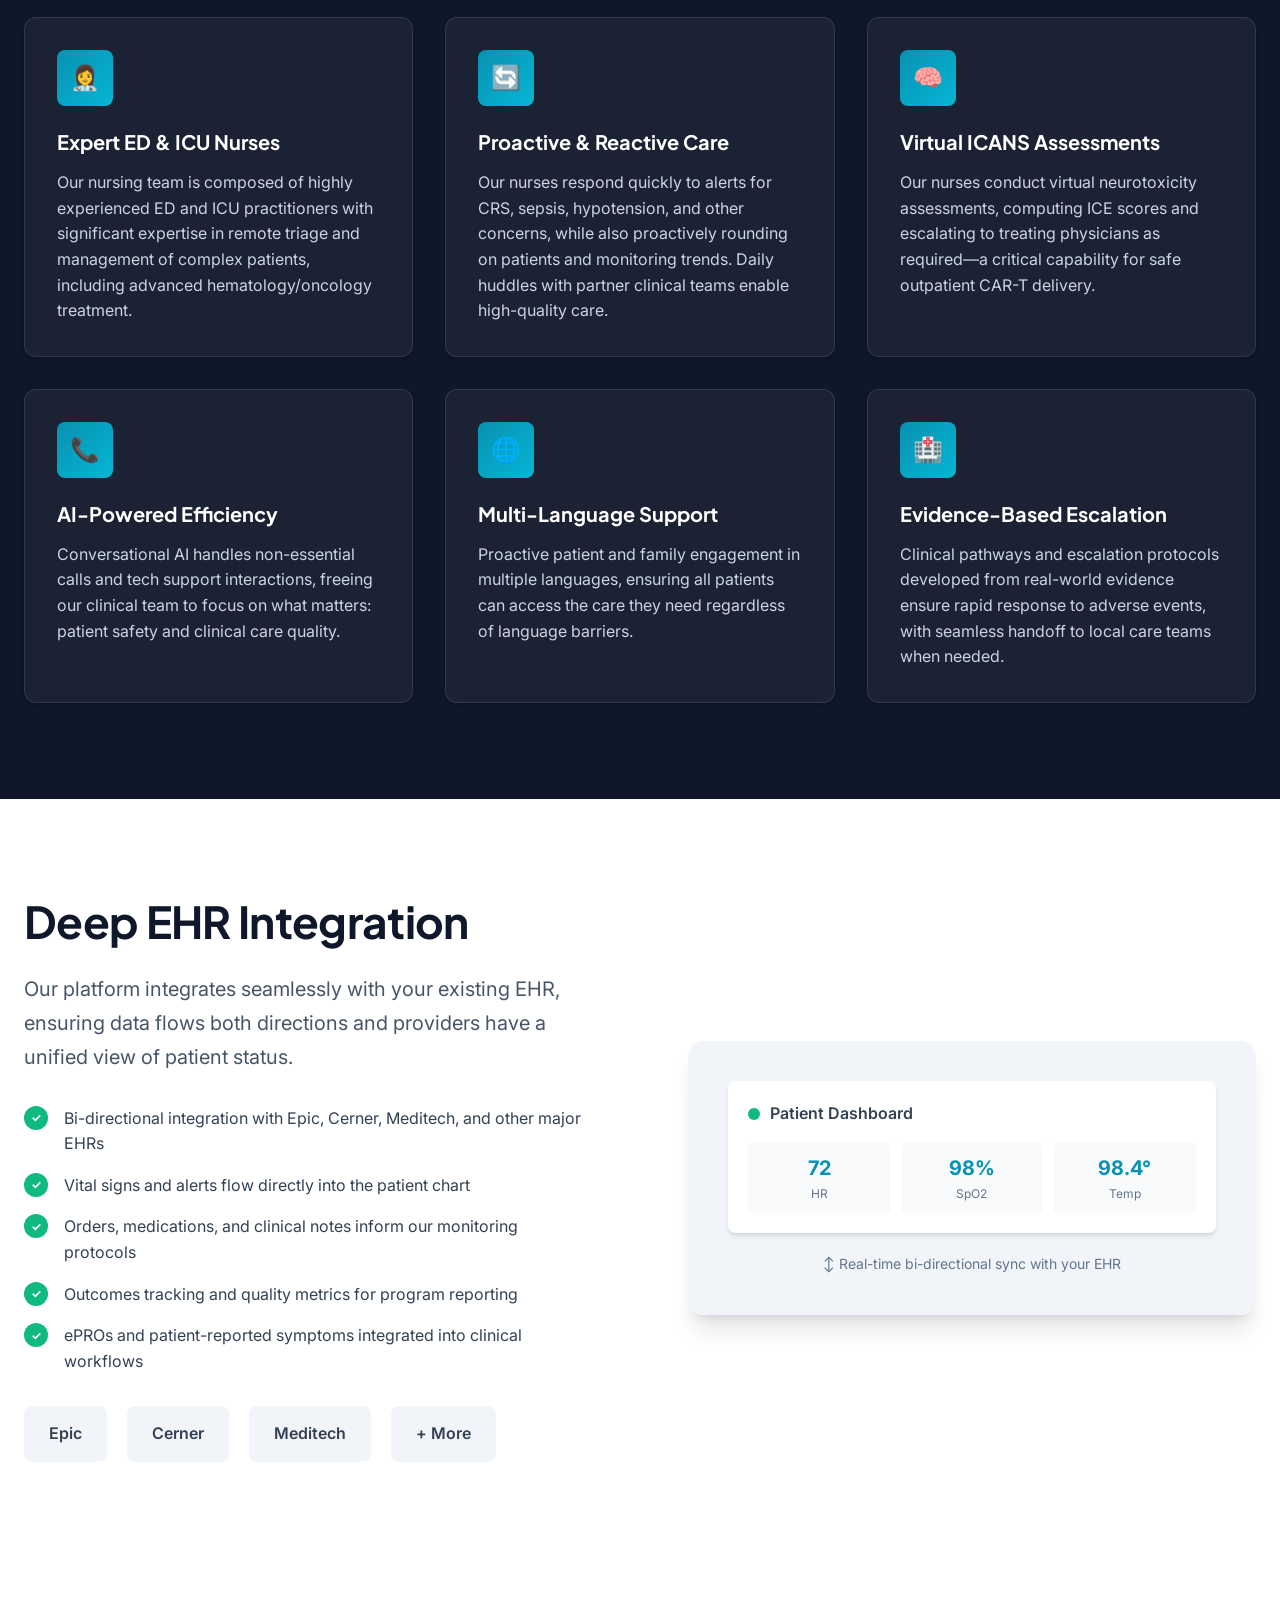
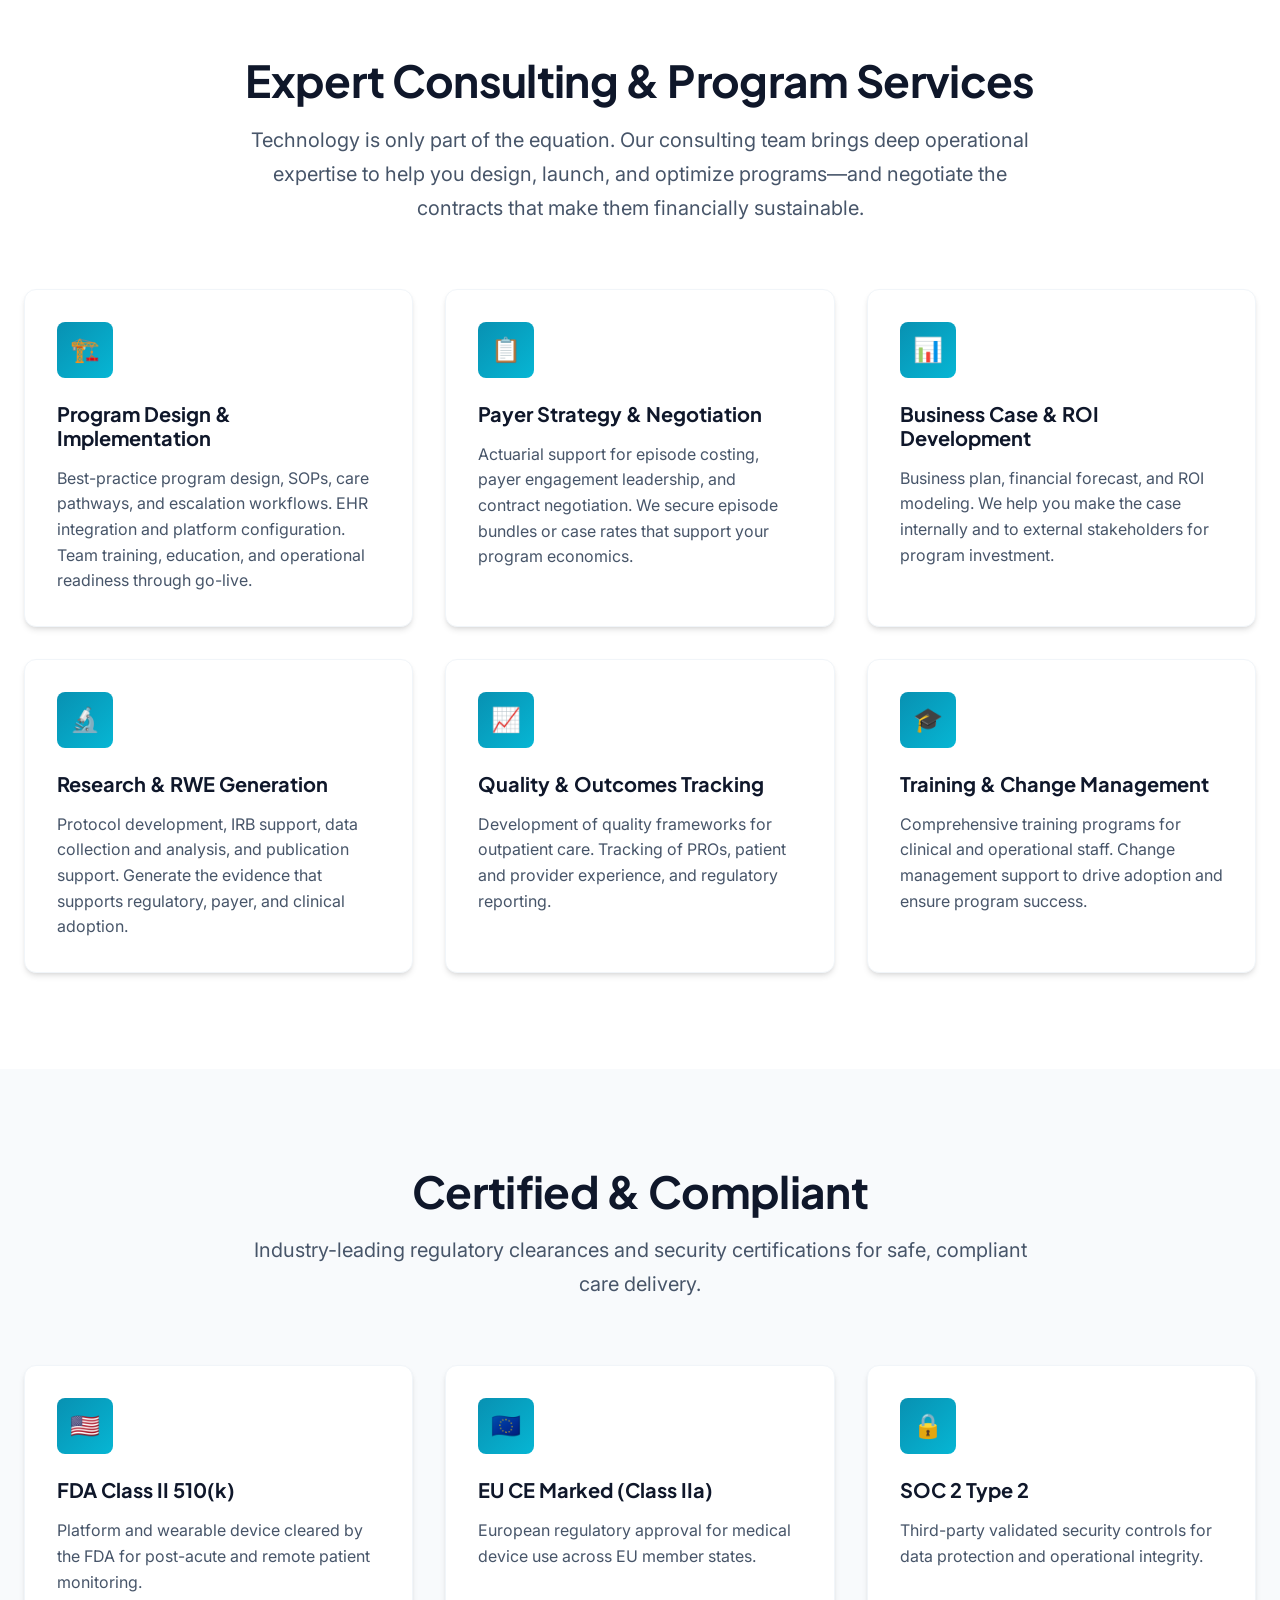
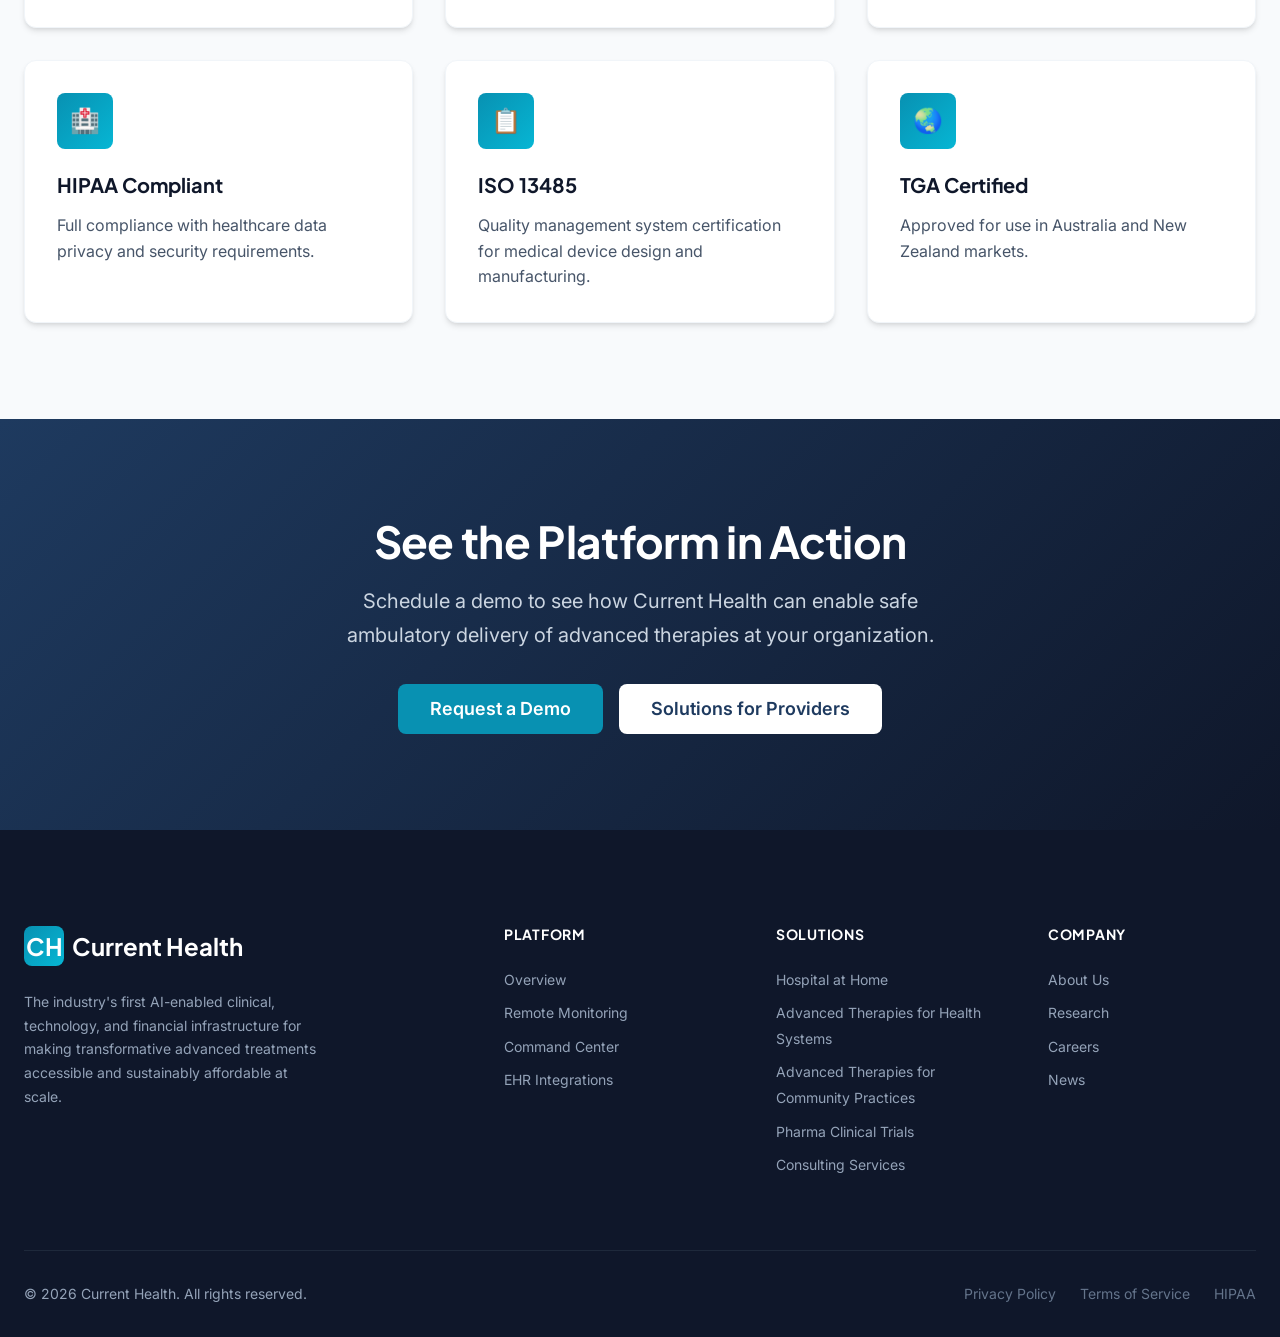
<file: platform.html>
<!DOCTYPE html>
<html lang="en">
<head>
  <meta charset="UTF-8">
  <meta name="viewport" content="width=device-width, initial-scale=1.0">
  <title>Platform | Current Health</title>
  <meta name="description" content="FDA-cleared remote monitoring platform with AI-enabled adverse event detection and 24/7 clinical command center for advanced therapy delivery.">
  <link rel="preconnect" href="https://fonts.googleapis.com">
  <link rel="preconnect" href="https://fonts.gstatic.com" crossorigin>
  <link href="https://fonts.googleapis.com/css2?family=Inter:wght@400;500;600;700&family=Plus+Jakarta+Sans:wght@600;700;800&display=swap" rel="stylesheet">
  <link rel="stylesheet" href="css/styles.css">
</head>
<body>
  <!-- Header -->
  <header class="header">
    <div class="container">
      <div class="header-inner">
        <a href="index.html" class="logo">
          <div class="logo-icon">CH</div>
          <span>Current Health</span>
        </a>
        <nav class="nav">
          <ul class="nav-links">
            <li class="nav-dropdown">
              <a href="#" class="nav-link">Solutions</a>
              <ul class="dropdown-menu">
                <li><a href="hospital-at-home.html">High-Acuity Care at Home</a></li>
                <li><a href="advanced-therapies.html">Advanced Therapies for Health Systems</a></li>
                <li><a href="community-oncology.html">Advanced Therapies for Community Practices</a></li>
                <li><a href="pharma.html">Life Sciences</a></li>
              </ul>
            </li>
            <li><a href="platform.html" class="nav-link">Platform</a></li>
            <li><a href="research.html" class="nav-link">Research</a></li>
            <li><a href="about.html" class="nav-link">About</a></li>
          </ul>
          <a href="index.html#contact" class="btn btn-primary">Get Started</a>
        </nav>
      </div>
    </div>
  </header>

  <!-- Page Header -->
  <section class="page-header">
    <div class="container">
      <h1>AI-Enabled Remote Acute & Complex Care Platform</h1>
      <p class="lead">
        FDA-cleared technology, expert clinical team, and proven AI for safe delivery of advanced therapies in ambulatory and home settings.
      </p>
    </div>
  </section>

  <!-- Platform Overview -->
  <section class="section" id="monitoring">
    <div class="container">
      <div class="section-header">
        <h2>Continuous, Passive Remote Monitoring</h2>
        <p class="lead">
          Our FDA-cleared wearable and platform provide constant, passive biometric monitoring with gitaccuracy—backed by AI-enabled adverse event detection.
        </p>
      </div>

      <div class="two-col">
        <div class="two-col-content">
          <h3>FDA-Cleared Wearable Device</h3>
          <p>Our proprietary upper-arm wearable continuously tracks critical vitals without patient burden or adherence challenges:</p>
          <ul class="check-list">
            <li>Respiratory rate</li>
            <li>Heart rate and heart rate variability</li>
            <li>Skin temperature</li>
            <li>Blood oxygen saturation (SpO2)</li>
            <li>Activity levels and movement</li>
          </ul>
          <p>The device delivers continuous data with ICU-level accuracy, enabling our AI algorithms to detect early signs of deterioration and adverse events like cytokine release syndrome.</p>
        </div>
        <div class="two-col-image">
          <div style="background: var(--gray-100); border-radius: var(--radius-xl); padding: 60px; text-align: center;">
            <div style="font-size: 6rem; margin-bottom: 20px;">⌚</div>
            <div style="font-weight: 600; font-size: 1.25rem; color: var(--gray-800);">FDA Class II Cleared</div>
            <div style="color: var(--gray-600); margin-top: 10px;">Continuous Passive Monitoring</div>
          </div>
        </div>
      </div>
    </div>
  </section>

  <!-- Configurable Kit -->
  <section class="section section-light">
    <div class="container">
      <div class="section-header">
        <h2>Configurable Device Packages</h2>
        <p class="lead">
          Capture the vitals that matter for each clinical program. Our modular approach drives adherence through low-burden monitoring.
        </p>
      </div>
      <div class="features-grid">
        <div class="feature-card">
          <div class="feature-icon">⌚</div>
          <h3>Proprietary Wearable</h3>
          <p>Continuous monitoring of respiratory rate, heart rate, SpO2, skin temperature, and activity. Worn on the upper arm for maximum comfort and compliance.</p>
        </div>
        <div class="feature-card">
          <div class="feature-icon">🌡️</div>
          <h3>Axillary Temperature Patch</h3>
          <p>Precision temperature monitoring critical for early CRS detection. Continuous tracking without patient burden.</p>
        </div>
        <div class="feature-card">
          <div class="feature-icon">💗</div>
          <h3>Blood Pressure Cuff</h3>
          <p>Automated BP monitoring for hypotension detection and cardiovascular safety assessment.</p>
        </div>
        <div class="feature-card">
          <div class="feature-icon">📱</div>
          <h3>Home Hub & Tablet</h3>
          <p>Cellular connectivity (no home WiFi required), video visits, symptom surveys, medication reminders, and 24/7 support.</p>
        </div>
        <div class="feature-card">
          <div class="feature-icon">⚖️</div>
          <h3>Weight Scale</h3>
          <p>Daily weight tracking for fluid status monitoring and early detection of edema or dehydration.</p>
        </div>
        <div class="feature-card">
          <div class="feature-icon">🔬</div>
          <h3>Additional Peripherals</h3>
          <p>Pulse oximeters, glucometers, spirometers, and other devices as needed for specific clinical programs.</p>
        </div>
      </div>
    </div>
  </section>

  <!-- AI & Analytics -->
  <section class="section">
    <div class="container">
      <div class="two-col two-col-reverse">
        <div class="two-col-content">
          <h2>AI-Enabled Adverse Event Detection</h2>
          <p class="lead">
            Our machine learning algorithms analyze continuous biometric data to detect emerging adverse events earlier than standard of care—enabling proactive intervention.
          </p>
          <div class="cards-grid" style="margin-top: var(--spacing-xl);">
            <div class="info-card">
              <h3>🔥 CRS Detection</h3>
              <p>Our algorithms have been shown to detect cytokine release syndrome significantly earlier than clinical observation alone, analyzing patterns in temperature, heart rate, and respiratory rate to identify the early inflammatory cascade.</p>
            </div>
            <div class="info-card">
              <h3>🧠 ICANS Monitoring</h3>
              <p>Virtual neurotoxicity assessments conducted by our clinical team, computing ICE scores remotely and triggering immediate escalation for grade 2+ events.</p>
            </div>
            <div class="info-card">
              <h3>🦠 Sepsis & Infection</h3>
              <p>Early warning system for infectious complications using vital sign trend analysis and symptom correlation.</p>
            </div>
            <div class="info-card">
              <h3>📉 General Deterioration</h3>
              <p>Configurable alarms and clinical pathways for detecting any unexpected change in patient status requiring intervention.</p>
            </div>
          </div>
        </div>
        <div class="two-col-image">
          <div style="background: linear-gradient(135deg, var(--secondary), var(--primary-dark)); border-radius: var(--radius-xl); padding: 40px; color: white;">
            <div style="text-align: center; margin-bottom: 30px;">
              <div style="font-size: 3rem; margin-bottom: 10px;">🤖</div>
              <h4 style="color: white; margin-bottom: 5px;">AI-Powered Analytics</h4>
              <p style="opacity: 0.8; font-size: 0.875rem;">Proven early detection & intervention</p>
            </div>
            <div style="display: grid; gap: 15px;">
              <div style="background: rgba(255,255,255,0.1); padding: 15px; border-radius: var(--radius-md);">
                <div style="display: flex; justify-content: space-between; align-items: center;">
                  <span>CRS Detection</span>
                  <span style="font-weight: 700;">Earlier than SOC</span>
                </div>
              </div>
              <div style="background: rgba(255,255,255,0.1); padding: 15px; border-radius: var(--radius-md);">
                <div style="display: flex; justify-content: space-between; align-items: center;">
                  <span>False Positive Rate</span>
                  <span style="font-weight: 700;">Minimized</span>
                </div>
              </div>
              <div style="background: rgba(255,255,255,0.1); padding: 15px; border-radius: var(--radius-md);">
                <div style="display: flex; justify-content: space-between; align-items: center;">
                  <span>Clinical Pathways</span>
                  <span style="font-weight: 700;">Evidence-Based</span>
                </div>
              </div>
            </div>
          </div>
        </div>
      </div>
    </div>
  </section>

  <!-- Biomarker & AI Development -->
  <section class="section section-light" id="ai-development">
    <div class="container">
      <div class="two-col">
        <div class="two-col-content">
          <h2>Biomarker & AI Model Development</h2>
          <p class="lead">
            Our proprietary dataset—the largest worldwide biometric data asset for community delivery of advanced therapies—powers the development of next-generation predictive models and digital biomarkers.
          </p>
          <ul class="check-list">
            <li><strong>Predictive Biomarkers:</strong> Developing AI-enabled biomarkers for early detection of CRS, ICANS, and other adverse events—often hours before clinical signs appear</li>
            <li><strong>SaMD Pipeline:</strong> FDA Software as a Medical Device (SaMD) tools in development for clinical decision support</li>
            <li><strong>Pharma Co-Development:</strong> Partner with pharma to embed biomarker development in clinical trials, supporting regulatory submissions and label expansion</li>
            <li><strong>Continuous Model Training:</strong> 800+ advanced therapy episodes annually provide continuous real-world data to improve prediction accuracy</li>
          </ul>
        </div>
        <div class="two-col-image">
          <div style="background: linear-gradient(135deg, var(--primary), var(--secondary)); border-radius: var(--radius-xl); padding: 40px; color: white;">
            <div style="text-align: center; margin-bottom: 30px;">
              <div style="font-size: 3rem; margin-bottom: 10px;">🧬</div>
              <h4 style="color: white; margin-bottom: 5px;">Digital Biomarker Platform</h4>
              <p style="opacity: 0.8; font-size: 0.875rem;">From data to FDA-cleared tools</p>
            </div>
            <div style="display: grid; gap: 15px;">
              <div style="background: rgba(255,255,255,0.1); padding: 15px; border-radius: var(--radius-md);">
                <div style="display: flex; justify-content: space-between; align-items: center;">
                  <span>Biometric Data Points</span>
                  <span style="font-weight: 700;">Billions</span>
                </div>
              </div>
              <div style="background: rgba(255,255,255,0.1); padding: 15px; border-radius: var(--radius-md);">
                <div style="display: flex; justify-content: space-between; align-items: center;">
                  <span>Annual CAR-T Episodes</span>
                  <span style="font-weight: 700;">800+</span>
                </div>
              </div>
              <div style="background: rgba(255,255,255,0.1); padding: 15px; border-radius: var(--radius-md);">
                <div style="display: flex; justify-content: space-between; align-items: center;">
                  <span>SaMD & Biomarkers</span>
                  <span style="font-weight: 700;">In Development</span>
                </div>
              </div>
            </div>
          </div>
        </div>
      </div>
    </div>
  </section>

  <!-- Clinical Command Center -->
  <section class="section section-dark" id="command-center">
    <div class="container">
      <div class="section-header">
        <h2>24/7 Clinical Command Center</h2>
        <p class="lead" style="color: var(--gray-300);">
          Expert nurses, now backed by conversational AI. A force multiplier that makes physicians' lives easier while ensuring proactive, early management of complex patients.
        </p>
      </div>

      <!-- CCC Stats -->
      <div class="stats-grid" style="margin-bottom: var(--spacing-2xl);">
        <div class="stat-item" style="background: rgba(255,255,255,0.05); border-radius: var(--radius-lg); padding: var(--spacing-xl);">
          <div class="stat-number" style="color: var(--primary-light);">24/7/365</div>
          <div class="stat-label" style="color: var(--gray-300);">Coverage</div>
        </div>
        <div class="stat-item" style="background: rgba(255,255,255,0.05); border-radius: var(--radius-lg); padding: var(--spacing-xl);">
          <div class="stat-number" style="color: var(--primary-light);">50</div>
          <div class="stat-label" style="color: var(--gray-300);">State Licensure</div>
        </div>
        <div class="stat-item" style="background: rgba(255,255,255,0.05); border-radius: var(--radius-lg); padding: var(--spacing-xl);">
          <div class="stat-number" style="color: var(--primary-light);">2.3 min</div>
          <div class="stat-label" style="color: var(--gray-300);">Avg. Alarm Response</div>
        </div>
        <div class="stat-item" style="background: rgba(255,255,255,0.05); border-radius: var(--radius-lg); padding: var(--spacing-xl);">
          <div class="stat-number" style="color: var(--primary-light);">80K+</div>
          <div class="stat-label" style="color: var(--gray-300);">Patients Supported</div>
        </div>
      </div>

      <div class="features-grid">
        <div class="feature-card" style="background: rgba(255,255,255,0.05); border-color: rgba(255,255,255,0.1);">
          <div class="feature-icon">👩‍⚕️</div>
          <h3 style="color: white;">Expert ED & ICU Nurses</h3>
          <p style="color: var(--gray-300);">Our nursing team is composed of highly experienced ED and ICU practitioners with significant expertise in remote triage and management of complex patients, including advanced hematology/oncology treatment.</p>
        </div>
        <div class="feature-card" style="background: rgba(255,255,255,0.05); border-color: rgba(255,255,255,0.1);">
          <div class="feature-icon">🔄</div>
          <h3 style="color: white;">Proactive & Reactive Care</h3>
          <p style="color: var(--gray-300);">Our nurses respond quickly to alerts for CRS, sepsis, hypotension, and other concerns, while also proactively rounding on patients and monitoring trends. Daily huddles with partner clinical teams enable high-quality care.</p>
        </div>
        <div class="feature-card" style="background: rgba(255,255,255,0.05); border-color: rgba(255,255,255,0.1);">
          <div class="feature-icon">🧠</div>
          <h3 style="color: white;">Virtual ICANS Assessments</h3>
          <p style="color: var(--gray-300);">Our nurses conduct virtual neurotoxicity assessments, computing ICE scores and escalating to treating physicians as required—a critical capability for safe outpatient CAR-T delivery.</p>
        </div>
        <div class="feature-card" style="background: rgba(255,255,255,0.05); border-color: rgba(255,255,255,0.1);">
          <div class="feature-icon">📞</div>
          <h3 style="color: white;">AI-Powered Efficiency</h3>
          <p style="color: var(--gray-300);">Conversational AI handles non-essential calls and tech support interactions, freeing our clinical team to focus on what matters: patient safety and clinical care quality.</p>
        </div>
        <div class="feature-card" style="background: rgba(255,255,255,0.05); border-color: rgba(255,255,255,0.1);">
          <div class="feature-icon">🌐</div>
          <h3 style="color: white;">Multi-Language Support</h3>
          <p style="color: var(--gray-300);">Proactive patient and family engagement in multiple languages, ensuring all patients can access the care they need regardless of language barriers.</p>
        </div>
        <div class="feature-card" style="background: rgba(255,255,255,0.05); border-color: rgba(255,255,255,0.1);">
          <div class="feature-icon">🏥</div>
          <h3 style="color: white;">Evidence-Based Escalation</h3>
          <p style="color: var(--gray-300);">Clinical pathways and escalation protocols developed from real-world evidence ensure rapid response to adverse events, with seamless handoff to local care teams when needed.</p>
        </div>
      </div>
    </div>
  </section>

  <!-- EHR Integration -->
  <section class="section" id="integrations">
    <div class="container">
      <div class="two-col">
        <div class="two-col-content">
          <h2>Deep EHR Integration</h2>
          <p class="lead">
            Our platform integrates seamlessly with your existing EHR, ensuring data flows both directions and providers have a unified view of patient status.
          </p>
          <ul class="check-list">
            <li>Bi-directional integration with Epic, Cerner, Meditech, and other major EHRs</li>
            <li>Vital signs and alerts flow directly into the patient chart</li>
            <li>Orders, medications, and clinical notes inform our monitoring protocols</li>
            <li>Outcomes tracking and quality metrics for program reporting</li>
            <li>ePROs and patient-reported symptoms integrated into clinical workflows</li>
          </ul>
          <div style="display: flex; gap: 20px; margin-top: var(--spacing-xl); flex-wrap: wrap;">
            <div style="background: var(--gray-100); padding: 15px 25px; border-radius: var(--radius-md); font-weight: 600; color: var(--gray-700);">Epic</div>
            <div style="background: var(--gray-100); padding: 15px 25px; border-radius: var(--radius-md); font-weight: 600; color: var(--gray-700);">Cerner</div>
            <div style="background: var(--gray-100); padding: 15px 25px; border-radius: var(--radius-md); font-weight: 600; color: var(--gray-700);">Meditech</div>
            <div style="background: var(--gray-100); padding: 15px 25px; border-radius: var(--radius-md); font-weight: 600; color: var(--gray-700);">+ More</div>
          </div>
        </div>
        <div class="two-col-image">
          <div style="background: var(--gray-100); border-radius: var(--radius-xl); padding: 40px;">
            <div style="background: white; border-radius: var(--radius-md); padding: 20px; box-shadow: var(--shadow-md); margin-bottom: 20px;">
              <div style="display: flex; align-items: center; gap: 10px; margin-bottom: 15px;">
                <div style="width: 12px; height: 12px; background: var(--success); border-radius: 50%;"></div>
                <span style="font-weight: 600;">Patient Dashboard</span>
              </div>
              <div style="display: grid; grid-template-columns: repeat(3, 1fr); gap: 10px;">
                <div style="background: var(--gray-50); padding: 10px; border-radius: var(--radius-sm); text-align: center;">
                  <div style="font-size: 1.25rem; font-weight: 700; color: var(--primary);">72</div>
                  <div style="font-size: 0.75rem; color: var(--gray-500);">HR</div>
                </div>
                <div style="background: var(--gray-50); padding: 10px; border-radius: var(--radius-sm); text-align: center;">
                  <div style="font-size: 1.25rem; font-weight: 700; color: var(--primary);">98%</div>
                  <div style="font-size: 0.75rem; color: var(--gray-500);">SpO2</div>
                </div>
                <div style="background: var(--gray-50); padding: 10px; border-radius: var(--radius-sm); text-align: center;">
                  <div style="font-size: 1.25rem; font-weight: 700; color: var(--primary);">98.4°</div>
                  <div style="font-size: 0.75rem; color: var(--gray-500);">Temp</div>
                </div>
              </div>
            </div>
            <div style="text-align: center; color: var(--gray-500); font-size: 0.875rem;">
              ↕️ Real-time bi-directional sync with your EHR
            </div>
          </div>
        </div>
      </div>
    </div>
  </section>

  <!-- Expert Consulting Services -->
  <section class="section" id="consulting">
    <div class="container">
      <div class="section-header">
        <h2>Expert Consulting & Program Services</h2>
        <p class="lead">
          Technology is only part of the equation. Our consulting team brings deep operational expertise to help you design, launch, and optimize programs—and negotiate the contracts that make them financially sustainable.
        </p>
      </div>
      <div class="features-grid">
        <div class="feature-card">
          <div class="feature-icon">🏗️</div>
          <h3>Program Design & Implementation</h3>
          <p>Best-practice program design, SOPs, care pathways, and escalation workflows. EHR integration and platform configuration. Team training, education, and operational readiness through go-live.</p>
        </div>
        <div class="feature-card">
          <div class="feature-icon">📋</div>
          <h3>Payer Strategy & Negotiation</h3>
          <p>Actuarial support for episode costing, payer engagement leadership, and contract negotiation. We secure episode bundles or case rates that support your program economics.</p>
        </div>
        <div class="feature-card">
          <div class="feature-icon">📊</div>
          <h3>Business Case & ROI Development</h3>
          <p>Business plan, financial forecast, and ROI modeling. We help you make the case internally and to external stakeholders for program investment.</p>
        </div>
        <div class="feature-card">
          <div class="feature-icon">🔬</div>
          <h3>Research & RWE Generation</h3>
          <p>Protocol development, IRB support, data collection and analysis, and publication support. Generate the evidence that supports regulatory, payer, and clinical adoption.</p>
        </div>
        <div class="feature-card">
          <div class="feature-icon">📈</div>
          <h3>Quality & Outcomes Tracking</h3>
          <p>Development of quality frameworks for outpatient care. Tracking of PROs, patient and provider experience, and regulatory reporting.</p>
        </div>
        <div class="feature-card">
          <div class="feature-icon">🎓</div>
          <h3>Training & Change Management</h3>
          <p>Comprehensive training programs for clinical and operational staff. Change management support to drive adoption and ensure program success.</p>
        </div>
      </div>
    </div>
  </section>

  <!-- Certifications -->
  <section class="section section-light">
    <div class="container">
      <div class="section-header">
        <h2>Certified & Compliant</h2>
        <p class="lead">
          Industry-leading regulatory clearances and security certifications for safe, compliant care delivery.
        </p>
      </div>
      <div class="features-grid">
        <div class="feature-card">
          <div class="feature-icon">🇺🇸</div>
          <h3>FDA Class II 510(k)</h3>
          <p>Platform and wearable device cleared by the FDA for post-acute and remote patient monitoring.</p>
        </div>
        <div class="feature-card">
          <div class="feature-icon">🇪🇺</div>
          <h3>EU CE Marked (Class IIa)</h3>
          <p>European regulatory approval for medical device use across EU member states.</p>
        </div>
        <div class="feature-card">
          <div class="feature-icon">🔒</div>
          <h3>SOC 2 Type 2</h3>
          <p>Third-party validated security controls for data protection and operational integrity.</p>
        </div>
        <div class="feature-card">
          <div class="feature-icon">🏥</div>
          <h3>HIPAA Compliant</h3>
          <p>Full compliance with healthcare data privacy and security requirements.</p>
        </div>
        <div class="feature-card">
          <div class="feature-icon">📋</div>
          <h3>ISO 13485</h3>
          <p>Quality management system certification for medical device design and manufacturing.</p>
        </div>
        <div class="feature-card">
          <div class="feature-icon">🌏</div>
          <h3>TGA Certified</h3>
          <p>Approved for use in Australia and New Zealand markets.</p>
        </div>
      </div>
    </div>
  </section>

  <!-- CTA Section -->
  <section class="cta-section">
    <div class="container">
      <h2>See the Platform in Action</h2>
      <p class="lead">
        Schedule a demo to see how Current Health can enable safe ambulatory delivery of advanced therapies at your organization.
      </p>
      <div class="cta-buttons">
        <a href="index.html#contact" class="btn btn-primary btn-lg">Request a Demo</a>
        <a href="providers.html" class="btn btn-white btn-lg">Solutions for Providers</a>
      </div>
    </div>
  </section>

  <!-- Footer -->
  <footer class="footer">
    <div class="container">
      <div class="footer-grid">
        <div class="footer-brand">
          <div class="logo">
            <div class="logo-icon">CH</div>
            <span>Current Health</span>
          </div>
          <p>
            The industry's first AI-enabled clinical, technology, and financial infrastructure for making transformative advanced treatments accessible and sustainably affordable at scale.
          </p>
        </div>
        <div class="footer-nav">
          <h4>Platform</h4>
          <ul>
            <li><a href="platform.html">Overview</a></li>
            <li><a href="platform.html#monitoring">Remote Monitoring</a></li>
            <li><a href="platform.html#command-center">Command Center</a></li>
            <li><a href="platform.html#integrations">EHR Integrations</a></li>
          </ul>
        </div>
        <div class="footer-nav">
          <h4>Solutions</h4>
          <ul>
            <li><a href="hospital-at-home.html">Hospital at Home</a></li>
            <li><a href="advanced-therapies.html">Advanced Therapies for Health Systems</a></li>
            <li><a href="community-oncology.html">Advanced Therapies for Community Practices</a></li>
            <li><a href="pharma.html">Pharma Clinical Trials</a></li>
            <li><a href="index.html#services">Consulting Services</a></li>
          </ul>
        </div>
        <div class="footer-nav">
          <h4>Company</h4>
          <ul>
            <li><a href="about.html">About Us</a></li>
            <li><a href="research.html">Research</a></li>
            <li><a href="#">Careers</a></li>
            <li><a href="#">News</a></li>
          </ul>
        </div>
      </div>
      <div class="footer-bottom">
        <div>&copy; 2026 Current Health. All rights reserved.</div>
        <div class="footer-legal">
          <a href="#">Privacy Policy</a>
          <a href="#">Terms of Service</a>
          <a href="#">HIPAA</a>
        </div>
      </div>
    </div>
  </footer>
</body>
</html>
</file>
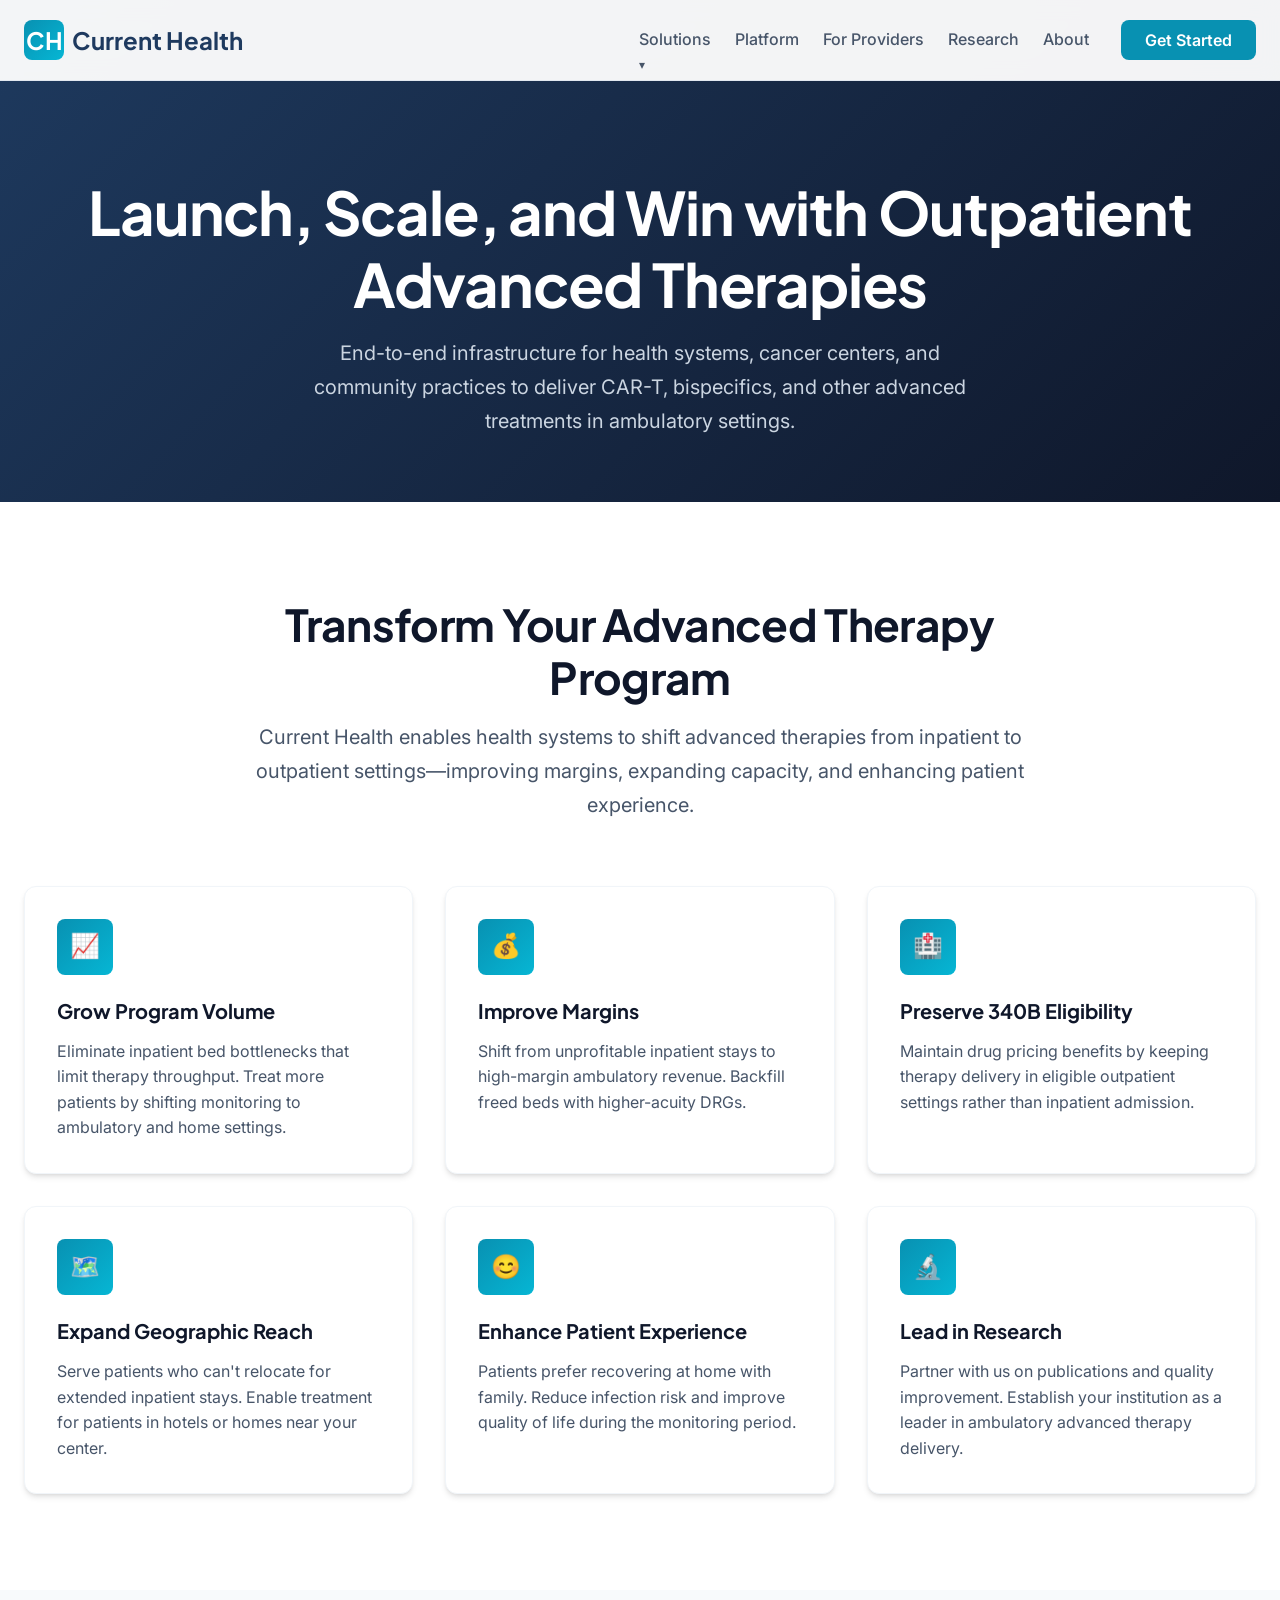
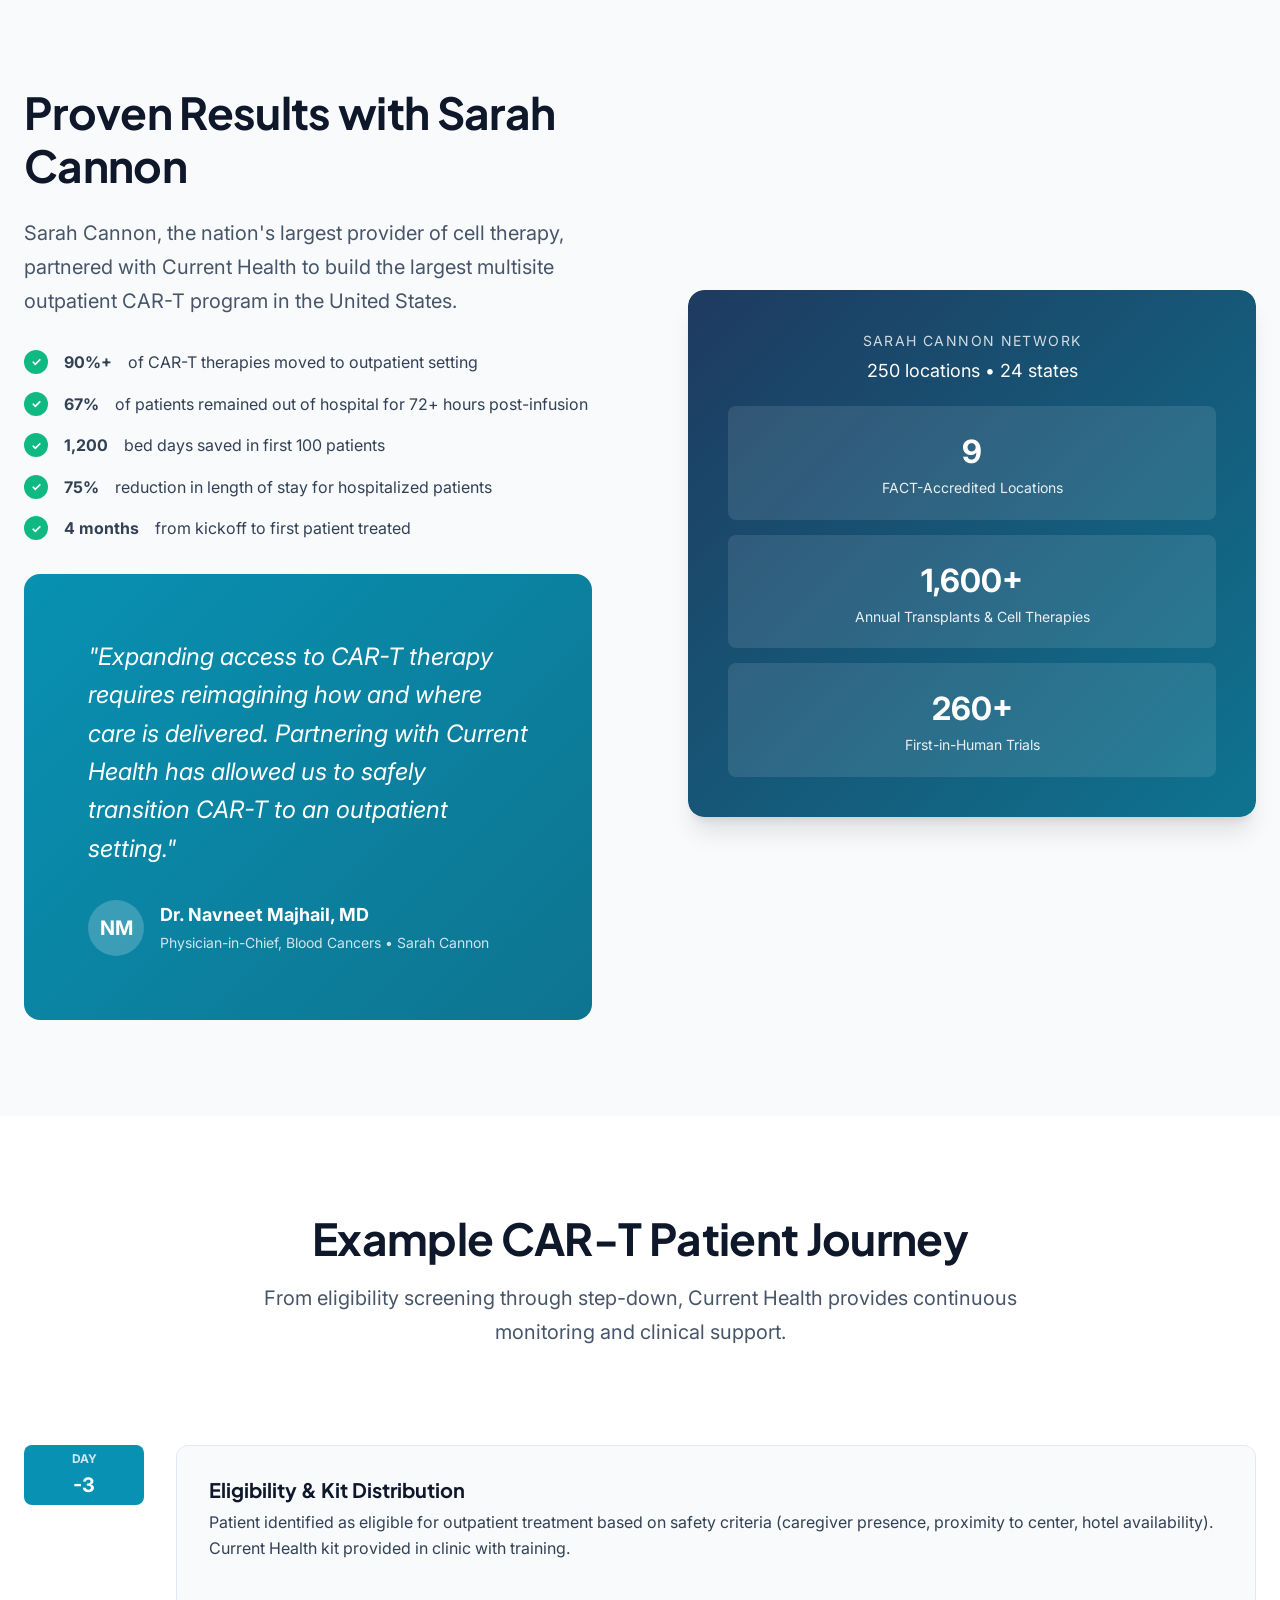
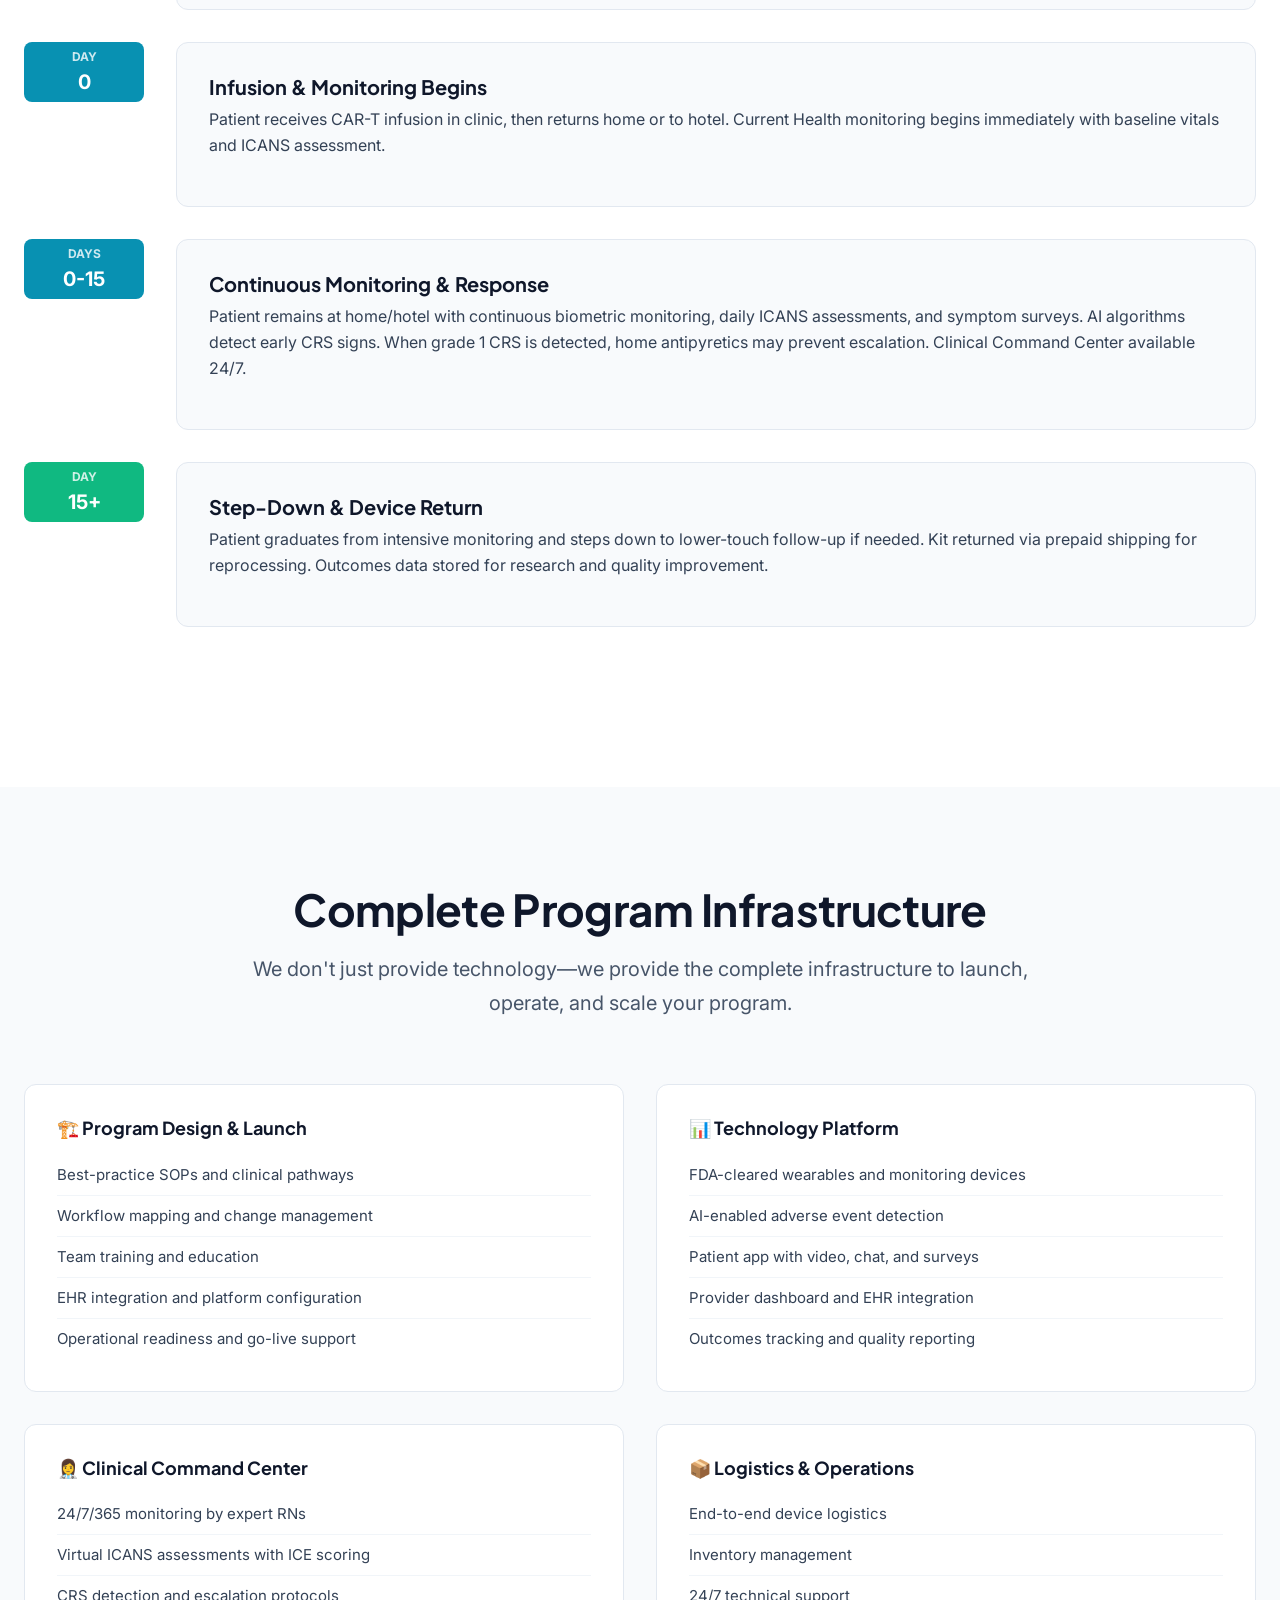
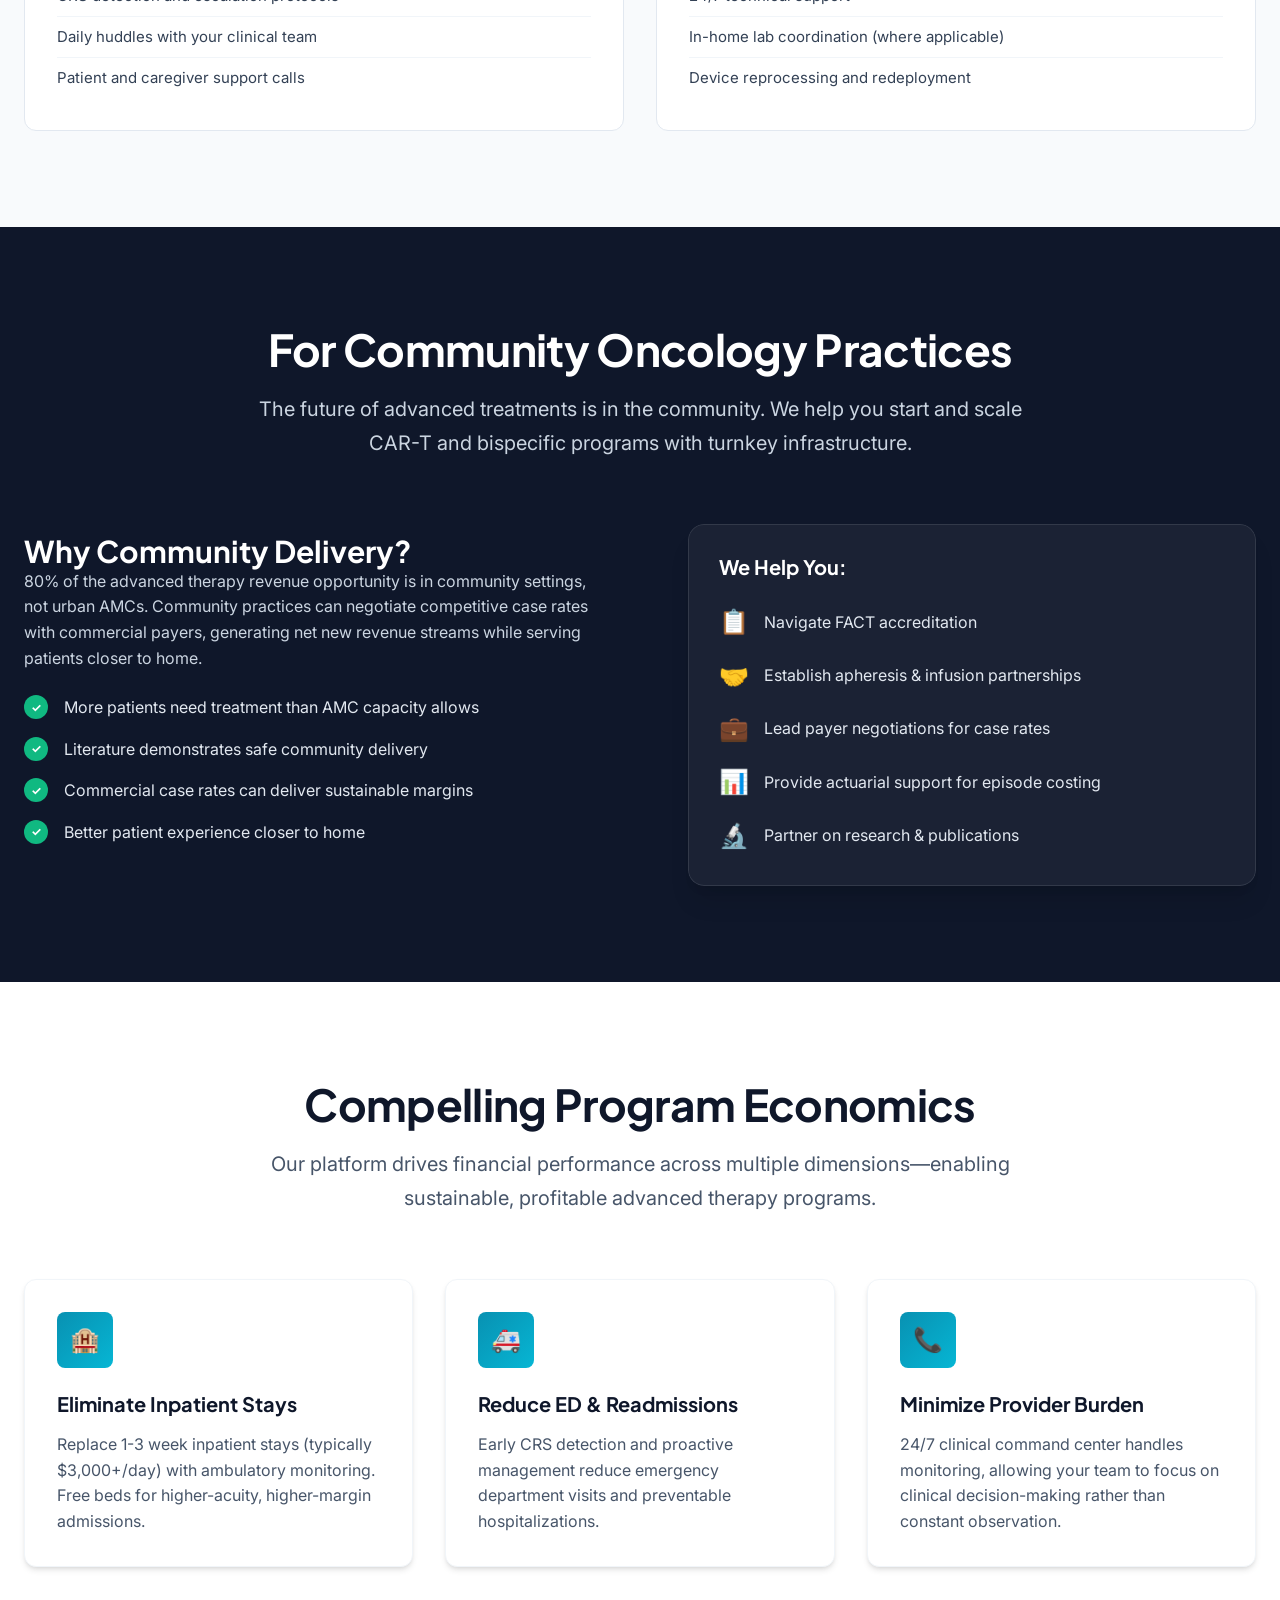
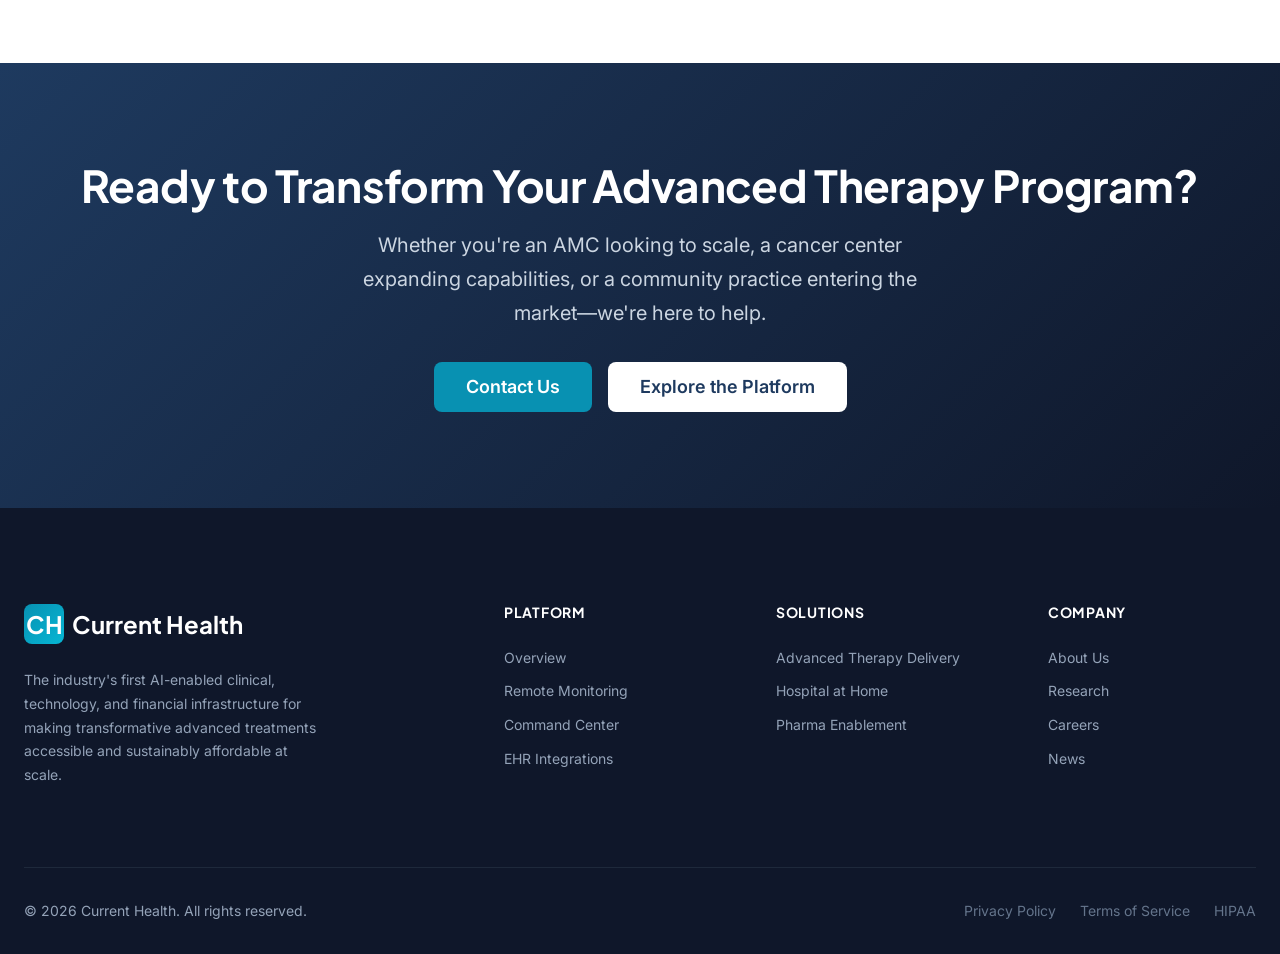
<file: providers.html>
<!DOCTYPE html>
<html lang="en">
<head>
  <meta charset="UTF-8">
  <meta name="viewport" content="width=device-width, initial-scale=1.0">
  <title>For Providers | Current Health</title>
  <meta name="description" content="Launch and scale outpatient CAR-T and bispecific programs. End-to-end infrastructure for health systems, cancer centers, and community oncology practices.">
  <link rel="preconnect" href="https://fonts.googleapis.com">
  <link rel="preconnect" href="https://fonts.gstatic.com" crossorigin>
  <link href="https://fonts.googleapis.com/css2?family=Inter:wght@400;500;600;700&family=Plus+Jakarta+Sans:wght@600;700;800&display=swap" rel="stylesheet">
  <link rel="stylesheet" href="css/styles.css">
</head>
<body>
  <!-- Header -->
  <header class="header">
    <div class="container">
      <div class="header-inner">
        <a href="index.html" class="logo">
          <div class="logo-icon">CH</div>
          <span>Current Health</span>
        </a>
        <nav class="nav">
          <ul class="nav-links">
            <li class="nav-dropdown">
              <a href="#" class="nav-link">Solutions</a>
              <ul class="dropdown-menu">
                <li><a href="advanced-therapies.html">Advanced Therapy Delivery</a></li>
                <li><a href="hospital-at-home.html">Hospital at Home</a></li>
                <li><a href="pharma.html">Pharma Enablement</a></li>
              </ul>
            </li>
            <li><a href="platform.html" class="nav-link">Platform</a></li>
            <li><a href="providers.html" class="nav-link">For Providers</a></li>
            <li><a href="research.html" class="nav-link">Research</a></li>
            <li><a href="about.html" class="nav-link">About</a></li>
          </ul>
          <a href="index.html#contact" class="btn btn-primary">Get Started</a>
        </nav>
      </div>
    </div>
  </header>

  <!-- Page Header -->
  <section class="page-header">
    <div class="container">
      <h1>Launch, Scale, and Win with Outpatient Advanced Therapies</h1>
      <p class="lead">
        End-to-end infrastructure for health systems, cancer centers, and community practices to deliver CAR-T, bispecifics, and other advanced treatments in ambulatory settings.
      </p>
    </div>
  </section>

  <!-- Value Proposition -->
  <section class="section">
    <div class="container">
      <div class="section-header">
        <h2>Transform Your Advanced Therapy Program</h2>
        <p class="lead">
          Current Health enables health systems to shift advanced therapies from inpatient to outpatient settings—improving margins, expanding capacity, and enhancing patient experience.
        </p>
      </div>
      <div class="features-grid">
        <div class="feature-card">
          <div class="feature-icon">📈</div>
          <h3>Grow Program Volume</h3>
          <p>Eliminate inpatient bed bottlenecks that limit therapy throughput. Treat more patients by shifting monitoring to ambulatory and home settings.</p>
        </div>
        <div class="feature-card">
          <div class="feature-icon">💰</div>
          <h3>Improve Margins</h3>
          <p>Shift from unprofitable inpatient stays to high-margin ambulatory revenue. Backfill freed beds with higher-acuity DRGs.</p>
        </div>
        <div class="feature-card">
          <div class="feature-icon">🏥</div>
          <h3>Preserve 340B Eligibility</h3>
          <p>Maintain drug pricing benefits by keeping therapy delivery in eligible outpatient settings rather than inpatient admission.</p>
        </div>
        <div class="feature-card">
          <div class="feature-icon">🗺️</div>
          <h3>Expand Geographic Reach</h3>
          <p>Serve patients who can't relocate for extended inpatient stays. Enable treatment for patients in hotels or homes near your center.</p>
        </div>
        <div class="feature-card">
          <div class="feature-icon">😊</div>
          <h3>Enhance Patient Experience</h3>
          <p>Patients prefer recovering at home with family. Reduce infection risk and improve quality of life during the monitoring period.</p>
        </div>
        <div class="feature-card">
          <div class="feature-icon">🔬</div>
          <h3>Lead in Research</h3>
          <p>Partner with us on publications and quality improvement. Establish your institution as a leader in ambulatory advanced therapy delivery.</p>
        </div>
      </div>
    </div>
  </section>

  <!-- Proof Point -->
  <section class="section section-light">
    <div class="container">
      <div class="two-col">
        <div class="two-col-content">
          <h2>Proven Results with Sarah Cannon</h2>
          <p class="lead">
            Sarah Cannon, the nation's largest provider of cell therapy, partnered with Current Health to build the largest multisite outpatient CAR-T program in the United States.
          </p>
          <ul class="check-list">
            <li><strong>90%+</strong> of CAR-T therapies moved to outpatient setting</li>
            <li><strong>67%</strong> of patients remained out of hospital for 72+ hours post-infusion</li>
            <li><strong>1,200</strong> bed days saved in first 100 patients</li>
            <li><strong>75%</strong> reduction in length of stay for hospitalized patients</li>
            <li><strong>4 months</strong> from kickoff to first patient treated</li>
          </ul>
          <div class="testimonial" style="margin-top: var(--spacing-xl);">
            <p class="testimonial-quote">
              "Expanding access to CAR-T therapy requires reimagining how and where care is delivered. Partnering with Current Health has allowed us to safely transition CAR-T to an outpatient setting."
            </p>
            <div class="testimonial-author">
              <div class="testimonial-avatar">NM</div>
              <div class="testimonial-info">
                <strong>Dr. Navneet Majhail, MD</strong>
                <span>Physician-in-Chief, Blood Cancers • Sarah Cannon</span>
              </div>
            </div>
          </div>
        </div>
        <div class="two-col-image">
          <div style="background: linear-gradient(135deg, #1e3a5f, #0e7490); border-radius: var(--radius-xl); padding: 40px; color: white;">
            <div style="text-align: center; margin-bottom: 20px;">
              <div style="font-size: 0.875rem; text-transform: uppercase; letter-spacing: 0.1em; opacity: 0.8;">Sarah Cannon Network</div>
              <div style="font-size: 1.125rem; margin-top: 5px;">250 locations • 24 states</div>
            </div>
            <div style="display: grid; gap: 15px;">
              <div style="background: rgba(255,255,255,0.1); padding: 20px; border-radius: var(--radius-md); text-align: center;">
                <div style="font-size: 2rem; font-weight: 700;">9</div>
                <div style="opacity: 0.9; font-size: 0.875rem;">FACT-Accredited Locations</div>
              </div>
              <div style="background: rgba(255,255,255,0.1); padding: 20px; border-radius: var(--radius-md); text-align: center;">
                <div style="font-size: 2rem; font-weight: 700;">1,600+</div>
                <div style="opacity: 0.9; font-size: 0.875rem;">Annual Transplants & Cell Therapies</div>
              </div>
              <div style="background: rgba(255,255,255,0.1); padding: 20px; border-radius: var(--radius-md); text-align: center;">
                <div style="font-size: 2rem; font-weight: 700;">260+</div>
                <div style="opacity: 0.9; font-size: 0.875rem;">First-in-Human Trials</div>
              </div>
            </div>
          </div>
        </div>
      </div>
    </div>
  </section>

  <!-- How It Works -->
  <section class="section">
    <div class="container">
      <div class="section-header">
        <h2>Example CAR-T Patient Journey</h2>
        <p class="lead">
          From eligibility screening through step-down, Current Health provides continuous monitoring and clinical support.
        </p>
      </div>
      <div class="journey-timeline">
        <div class="journey-step">
          <div class="journey-day">
            <div style="font-size: 0.75rem; opacity: 0.8;">DAY</div>
            <div style="font-size: 1.25rem;">-3</div>
          </div>
          <div class="journey-content">
            <h4>Eligibility & Kit Distribution</h4>
            <p>Patient identified as eligible for outpatient treatment based on safety criteria (caregiver presence, proximity to center, hotel availability). Current Health kit provided in clinic with training.</p>
          </div>
        </div>
        <div class="journey-step">
          <div class="journey-day">
            <div style="font-size: 0.75rem; opacity: 0.8;">DAY</div>
            <div style="font-size: 1.25rem;">0</div>
          </div>
          <div class="journey-content">
            <h4>Infusion & Monitoring Begins</h4>
            <p>Patient receives CAR-T infusion in clinic, then returns home or to hotel. Current Health monitoring begins immediately with baseline vitals and ICANS assessment.</p>
          </div>
        </div>
        <div class="journey-step">
          <div class="journey-day">
            <div style="font-size: 0.75rem; opacity: 0.8;">DAYS</div>
            <div style="font-size: 1.25rem;">0-15</div>
          </div>
          <div class="journey-content">
            <h4>Continuous Monitoring & Response</h4>
            <p>Patient remains at home/hotel with continuous biometric monitoring, daily ICANS assessments, and symptom surveys. AI algorithms detect early CRS signs. When grade 1 CRS is detected, home antipyretics may prevent escalation. Clinical Command Center available 24/7.</p>
          </div>
        </div>
        <div class="journey-step">
          <div class="journey-day" style="background: var(--success);">
            <div style="font-size: 0.75rem; opacity: 0.8;">DAY</div>
            <div style="font-size: 1.25rem;">15+</div>
          </div>
          <div class="journey-content">
            <h4>Step-Down & Device Return</h4>
            <p>Patient graduates from intensive monitoring and steps down to lower-touch follow-up if needed. Kit returned via prepaid shipping for reprocessing. Outcomes data stored for research and quality improvement.</p>
          </div>
        </div>
      </div>
    </div>
  </section>

  <!-- What We Provide -->
  <section class="section section-light">
    <div class="container">
      <div class="section-header">
        <h2>Complete Program Infrastructure</h2>
        <p class="lead">
          We don't just provide technology—we provide the complete infrastructure to launch, operate, and scale your program.
        </p>
      </div>
      <div class="cards-grid">
        <div class="info-card">
          <h3>🏗️ Program Design & Launch</h3>
          <ul>
            <li>Best-practice SOPs and clinical pathways</li>
            <li>Workflow mapping and change management</li>
            <li>Team training and education</li>
            <li>EHR integration and platform configuration</li>
            <li>Operational readiness and go-live support</li>
          </ul>
        </div>
        <div class="info-card">
          <h3>📊 Technology Platform</h3>
          <ul>
            <li>FDA-cleared wearables and monitoring devices</li>
            <li>AI-enabled adverse event detection</li>
            <li>Patient app with video, chat, and surveys</li>
            <li>Provider dashboard and EHR integration</li>
            <li>Outcomes tracking and quality reporting</li>
          </ul>
        </div>
        <div class="info-card">
          <h3>👩‍⚕️ Clinical Command Center</h3>
          <ul>
            <li>24/7/365 monitoring by expert RNs</li>
            <li>Virtual ICANS assessments with ICE scoring</li>
            <li>CRS detection and escalation protocols</li>
            <li>Daily huddles with your clinical team</li>
            <li>Patient and caregiver support calls</li>
          </ul>
        </div>
        <div class="info-card">
          <h3>📦 Logistics & Operations</h3>
          <ul>
            <li>End-to-end device logistics</li>
            <li>Inventory management</li>
            <li>24/7 technical support</li>
            <li>In-home lab coordination (where applicable)</li>
            <li>Device reprocessing and redeployment</li>
          </ul>
        </div>
      </div>
    </div>
  </section>

  <!-- Community Oncology Section -->
  <section class="section section-dark" id="community">
    <div class="container">
      <div class="section-header">
        <h2>For Community Oncology Practices</h2>
        <p class="lead" style="color: var(--gray-300);">
          The future of advanced treatments is in the community. We help you start and scale CAR-T and bispecific programs with turnkey infrastructure.
        </p>
      </div>
      <div class="two-col">
        <div class="two-col-content">
          <h3 style="color: white;">Why Community Delivery?</h3>
          <p style="color: var(--gray-300);">
            80% of the advanced therapy revenue opportunity is in community settings, not urban AMCs. Community practices can negotiate competitive case rates with commercial payers, generating net new revenue streams while serving patients closer to home.
          </p>
          <ul class="check-list" style="margin-top: var(--spacing-lg);">
            <li style="color: var(--gray-200);">More patients need treatment than AMC capacity allows</li>
            <li style="color: var(--gray-200);">Literature demonstrates safe community delivery</li>
            <li style="color: var(--gray-200);">Commercial case rates can deliver sustainable margins</li>
            <li style="color: var(--gray-200);">Better patient experience closer to home</li>
          </ul>
        </div>
        <div class="two-col-image">
          <div style="background: rgba(255,255,255,0.05); border: 1px solid rgba(255,255,255,0.1); border-radius: var(--radius-xl); padding: 30px;">
            <h4 style="color: white; margin-bottom: var(--spacing-lg);">We Help You:</h4>
            <div style="display: grid; gap: 15px;">
              <div style="display: flex; align-items: center; gap: 15px; color: var(--gray-200);">
                <span style="font-size: 1.5rem;">📋</span>
                <span>Navigate FACT accreditation</span>
              </div>
              <div style="display: flex; align-items: center; gap: 15px; color: var(--gray-200);">
                <span style="font-size: 1.5rem;">🤝</span>
                <span>Establish apheresis & infusion partnerships</span>
              </div>
              <div style="display: flex; align-items: center; gap: 15px; color: var(--gray-200);">
                <span style="font-size: 1.5rem;">💼</span>
                <span>Lead payer negotiations for case rates</span>
              </div>
              <div style="display: flex; align-items: center; gap: 15px; color: var(--gray-200);">
                <span style="font-size: 1.5rem;">📊</span>
                <span>Provide actuarial support for episode costing</span>
              </div>
              <div style="display: flex; align-items: center; gap: 15px; color: var(--gray-200);">
                <span style="font-size: 1.5rem;">🔬</span>
                <span>Partner on research & publications</span>
              </div>
            </div>
          </div>
        </div>
      </div>
    </div>
  </section>

  <!-- Economics -->
  <section class="section">
    <div class="container">
      <div class="section-header">
        <h2>Compelling Program Economics</h2>
        <p class="lead">
          Our platform drives financial performance across multiple dimensions—enabling sustainable, profitable advanced therapy programs.
        </p>
      </div>
      <div class="features-grid">
        <div class="feature-card">
          <div class="feature-icon">🏨</div>
          <h3>Eliminate Inpatient Stays</h3>
          <p>Replace 1-3 week inpatient stays (typically $3,000+/day) with ambulatory monitoring. Free beds for higher-acuity, higher-margin admissions.</p>
        </div>
        <div class="feature-card">
          <div class="feature-icon">🚑</div>
          <h3>Reduce ED & Readmissions</h3>
          <p>Early CRS detection and proactive management reduce emergency department visits and preventable hospitalizations.</p>
        </div>
        <div class="feature-card">
          <div class="feature-icon">📞</div>
          <h3>Minimize Provider Burden</h3>
          <p>24/7 clinical command center handles monitoring, allowing your team to focus on clinical decision-making rather than constant observation.</p>
        </div>
      </div>
    </div>
  </section>

  <!-- CTA Section -->
  <section class="cta-section">
    <div class="container">
      <h2>Ready to Transform Your Advanced Therapy Program?</h2>
      <p class="lead">
        Whether you're an AMC looking to scale, a cancer center expanding capabilities, or a community practice entering the market—we're here to help.
      </p>
      <div class="cta-buttons">
        <a href="index.html#contact" class="btn btn-primary btn-lg">Contact Us</a>
        <a href="platform.html" class="btn btn-white btn-lg">Explore the Platform</a>
      </div>
    </div>
  </section>

  <!-- Footer -->
  <footer class="footer">
    <div class="container">
      <div class="footer-grid">
        <div class="footer-brand">
          <div class="logo">
            <div class="logo-icon">CH</div>
            <span>Current Health</span>
          </div>
          <p>
            The industry's first AI-enabled clinical, technology, and financial infrastructure for making transformative advanced treatments accessible and sustainably affordable at scale.
          </p>
        </div>
        <div class="footer-nav">
          <h4>Platform</h4>
          <ul>
            <li><a href="platform.html">Overview</a></li>
            <li><a href="platform.html#monitoring">Remote Monitoring</a></li>
            <li><a href="platform.html#command-center">Command Center</a></li>
            <li><a href="platform.html#integrations">EHR Integrations</a></li>
          </ul>
        </div>
        <div class="footer-nav">
          <h4>Solutions</h4>
          <ul>
            <li><a href="advanced-therapies.html">Advanced Therapy Delivery</a></li>
            <li><a href="hospital-at-home.html">Hospital at Home</a></li>
            <li><a href="pharma.html">Pharma Enablement</a></li>
          </ul>
        </div>
        <div class="footer-nav">
          <h4>Company</h4>
          <ul>
            <li><a href="about.html">About Us</a></li>
            <li><a href="research.html">Research</a></li>
            <li><a href="#">Careers</a></li>
            <li><a href="#">News</a></li>
          </ul>
        </div>
      </div>
      <div class="footer-bottom">
        <div>&copy; 2026 Current Health. All rights reserved.</div>
        <div class="footer-legal">
          <a href="#">Privacy Policy</a>
          <a href="#">Terms of Service</a>
          <a href="#">HIPAA</a>
        </div>
      </div>
    </div>
  </footer>
</body>
</html>
</file>
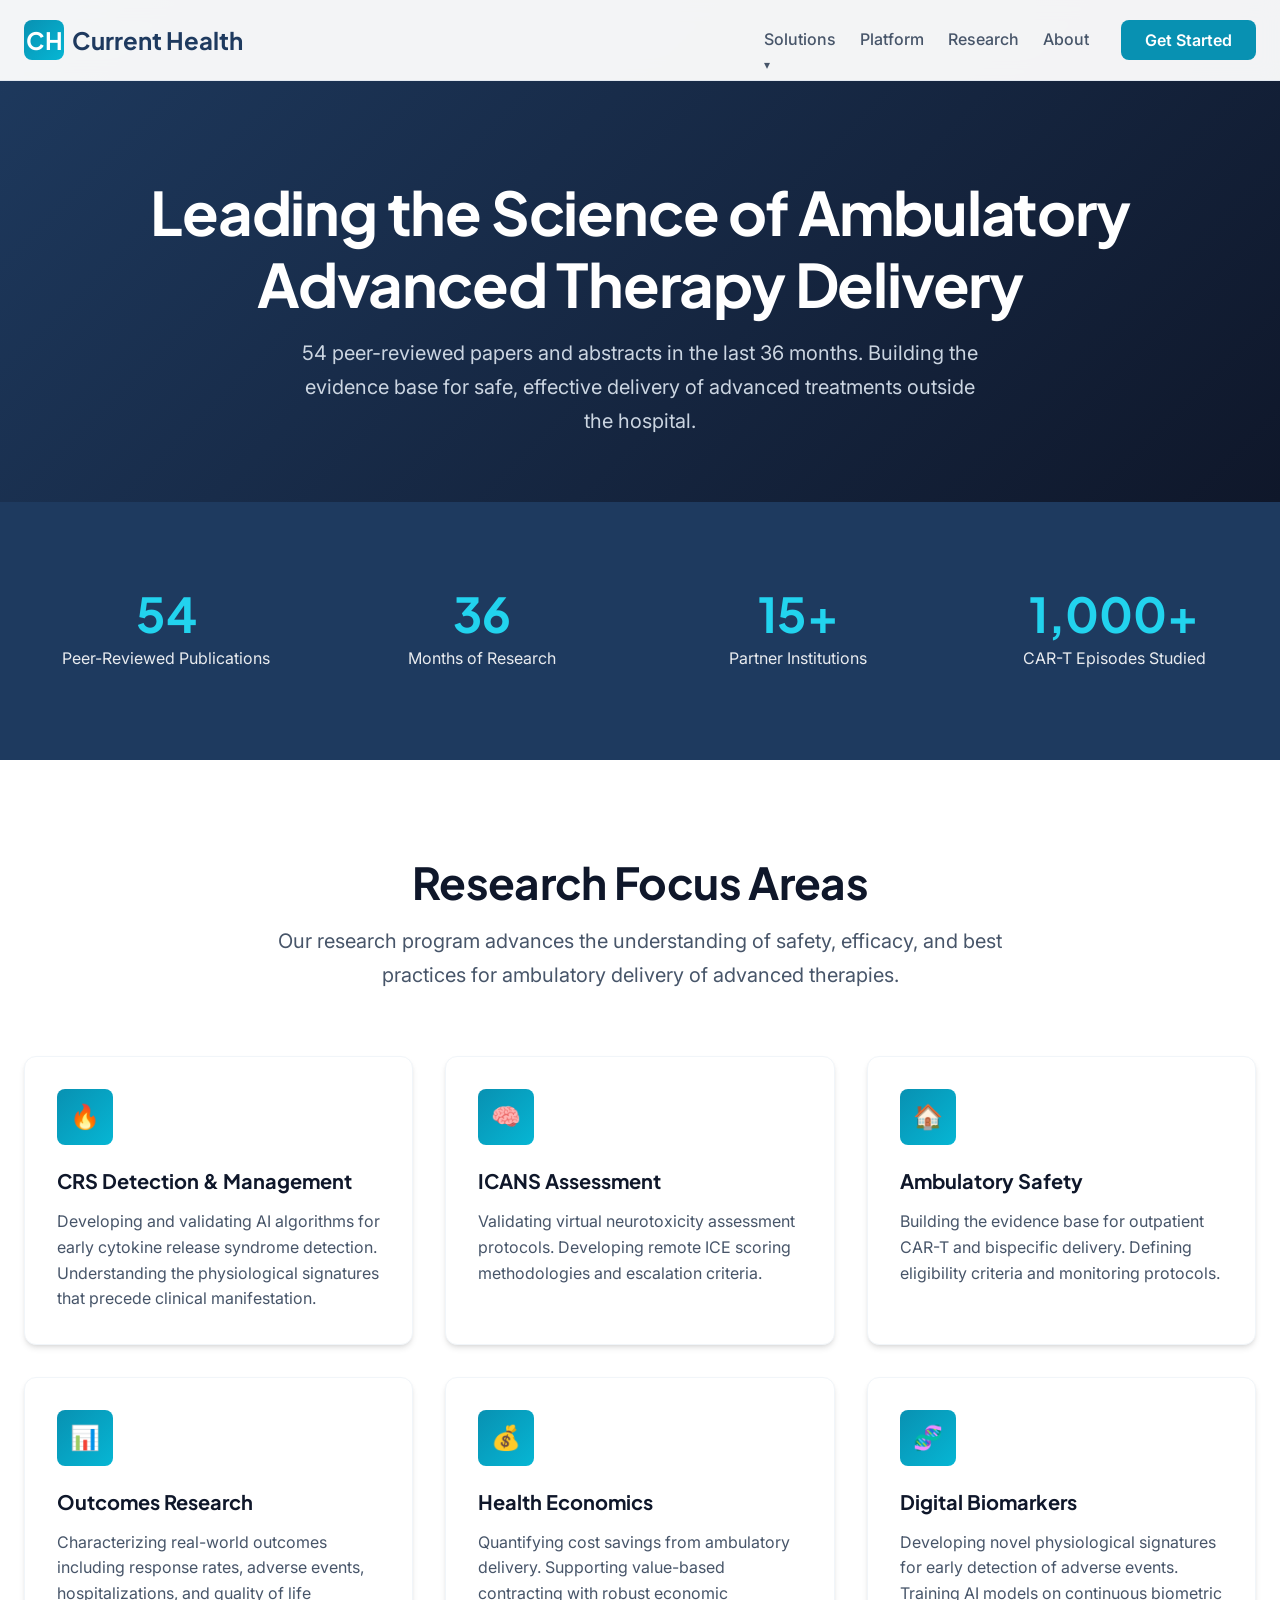
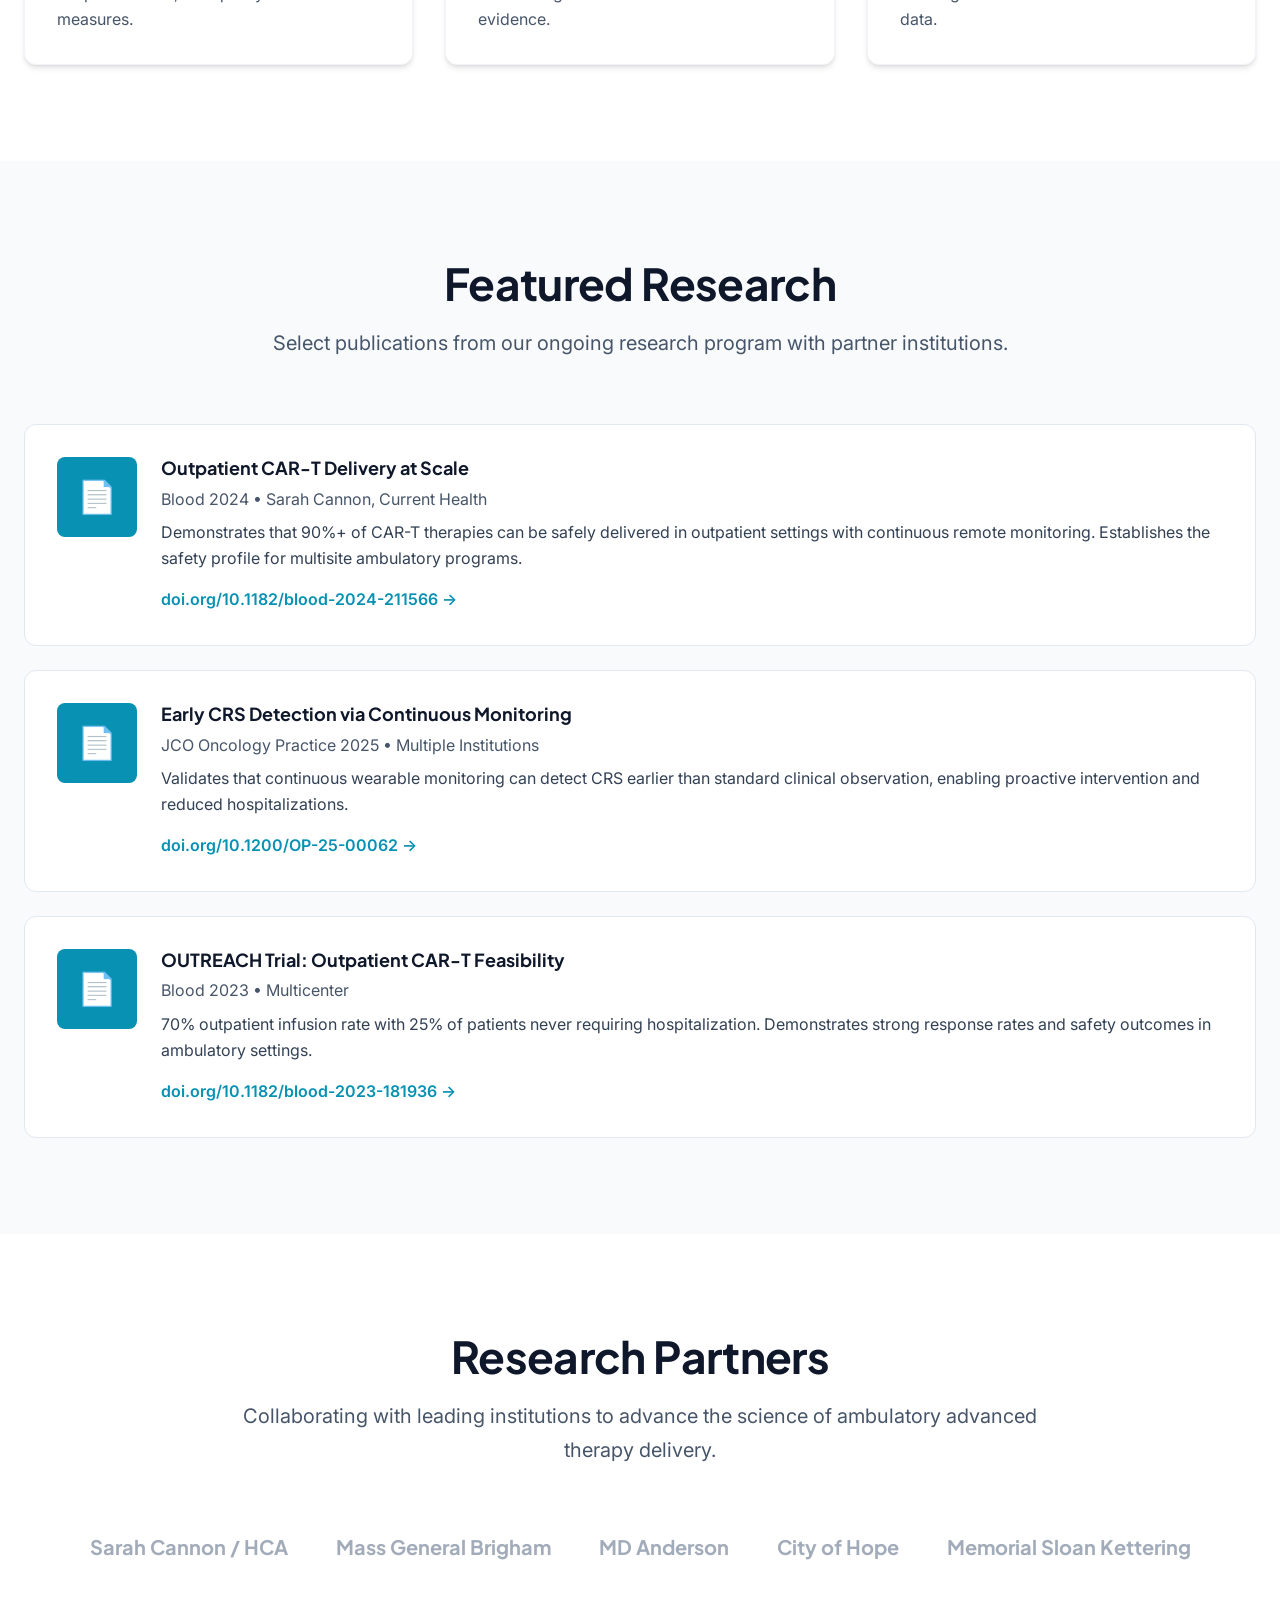
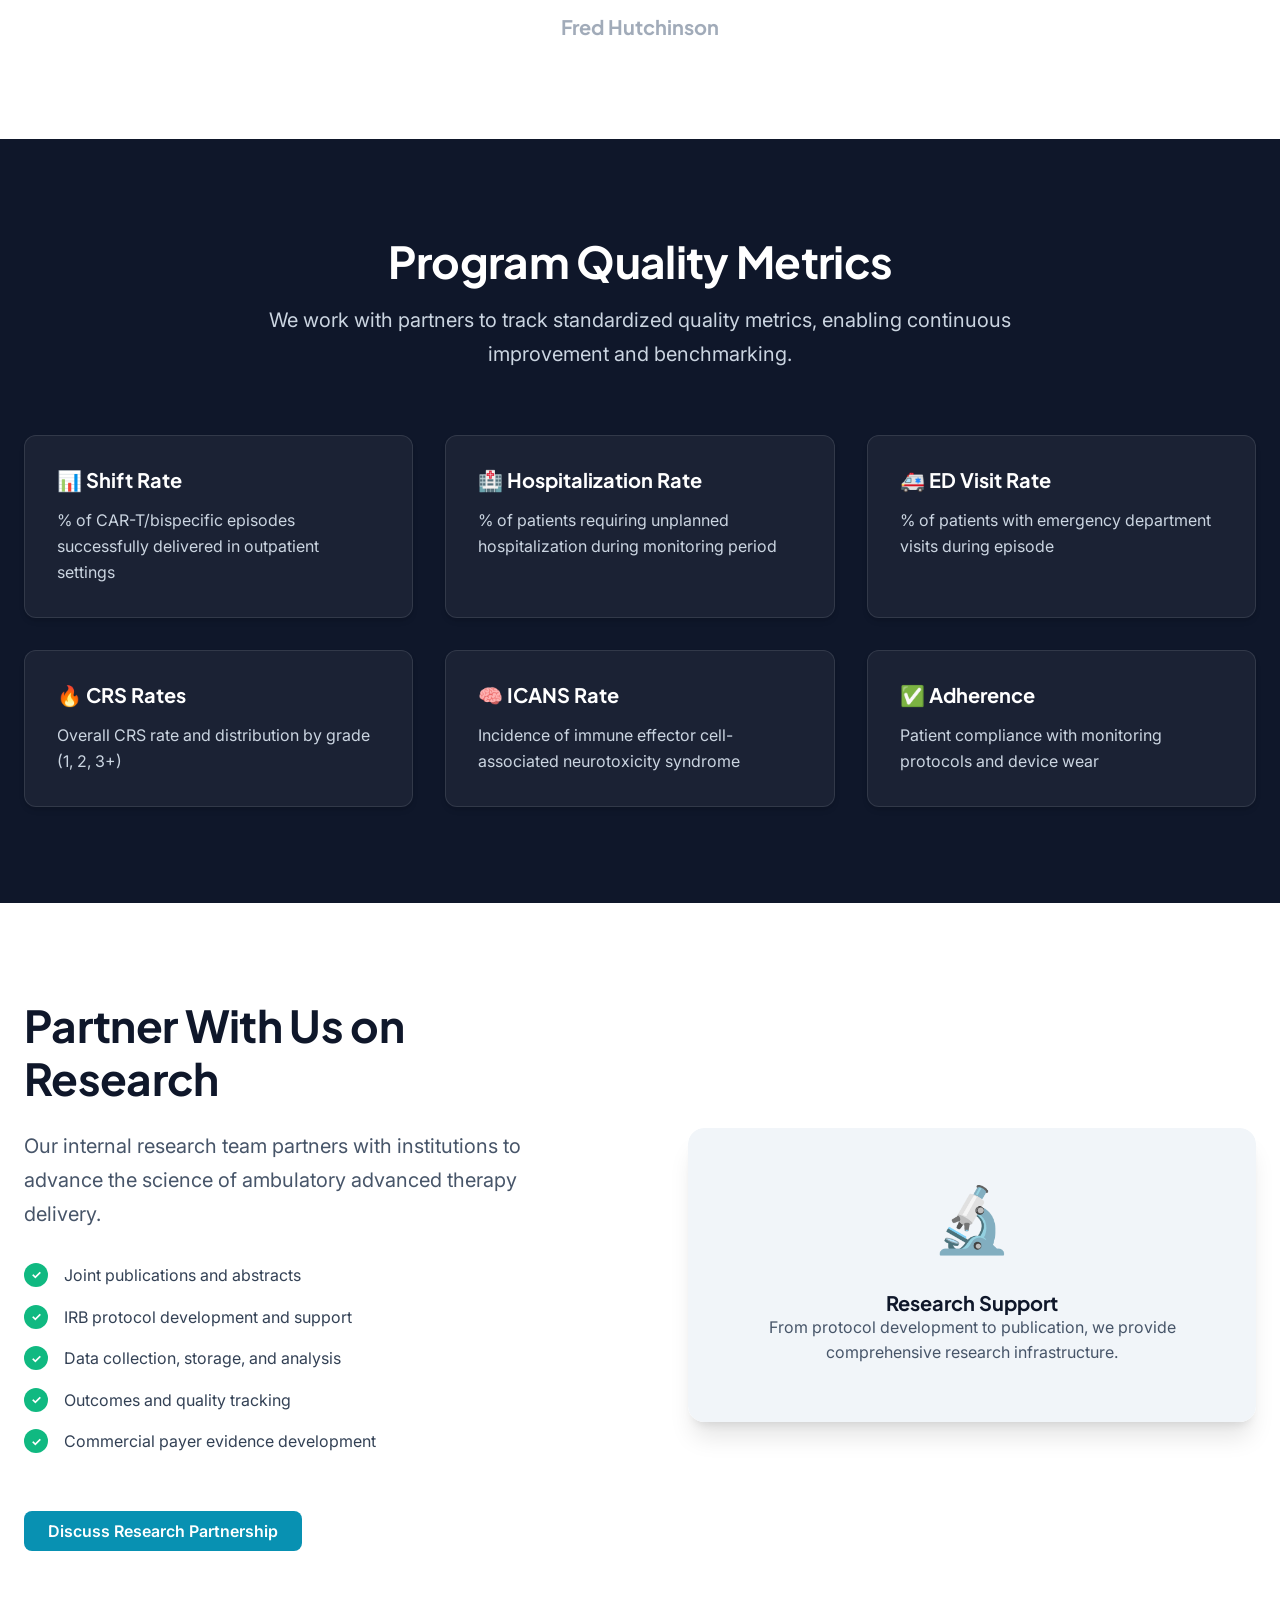
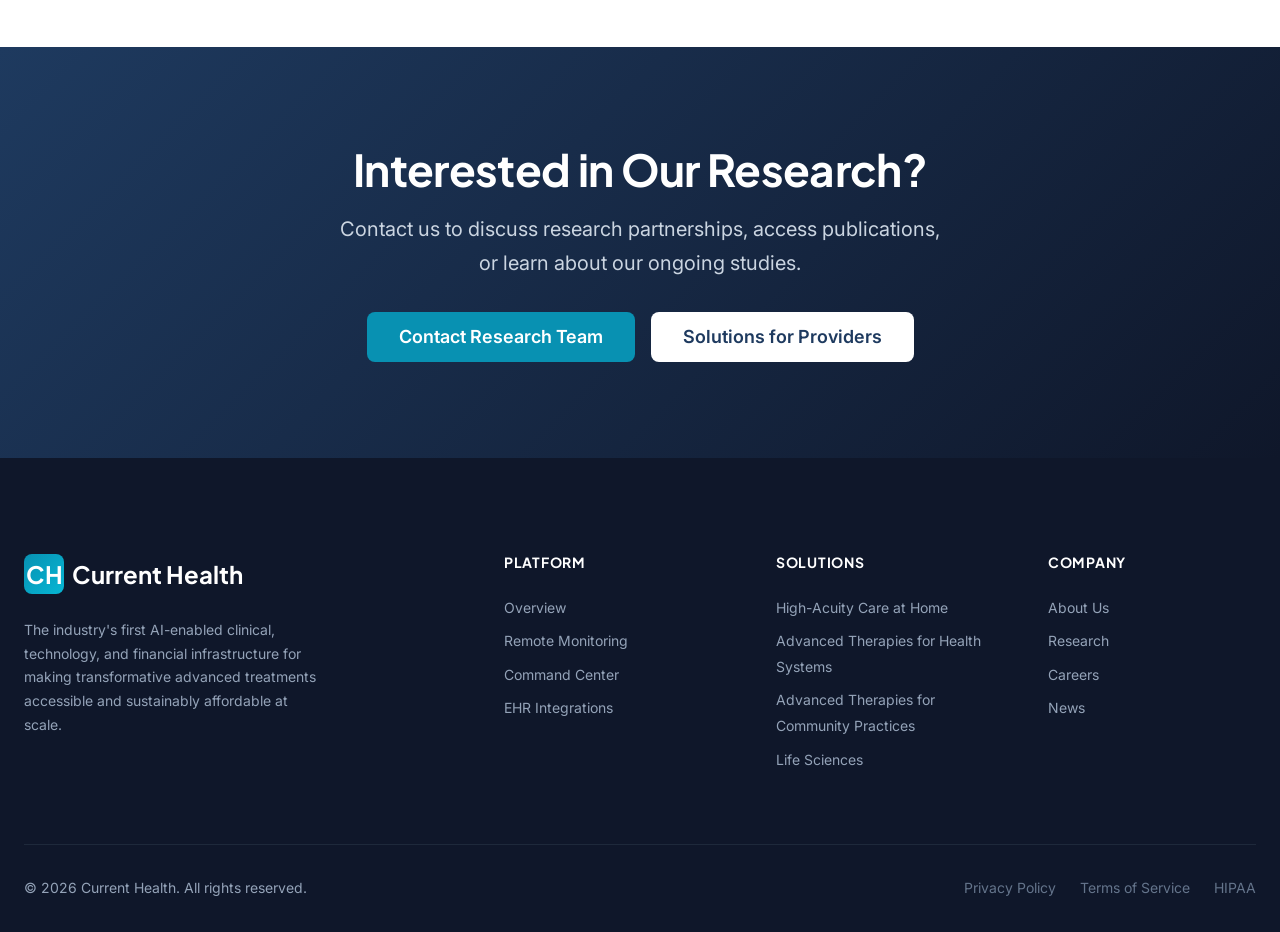
<file: research.html>
<!DOCTYPE html>
<html lang="en">
<head>
  <meta charset="UTF-8">
  <meta name="viewport" content="width=device-width, initial-scale=1.0">
  <title>Research | Current Health</title>
  <meta name="description" content="54 peer-reviewed publications advancing the science of ambulatory advanced therapy delivery. Leading research partnerships with top institutions.">
  <link rel="preconnect" href="https://fonts.googleapis.com">
  <link rel="preconnect" href="https://fonts.gstatic.com" crossorigin>
  <link href="https://fonts.googleapis.com/css2?family=Inter:wght@400;500;600;700&family=Plus+Jakarta+Sans:wght@600;700;800&display=swap" rel="stylesheet">
  <link rel="stylesheet" href="css/styles.css">
</head>
<body>
  <!-- Header -->
  <header class="header">
    <div class="container">
      <div class="header-inner">
        <a href="index.html" class="logo">
          <div class="logo-icon">CH</div>
          <span>Current Health</span>
        </a>
        <nav class="nav">
          <ul class="nav-links">
            <li class="nav-dropdown">
              <a href="#" class="nav-link">Solutions</a>
              <ul class="dropdown-menu">
                <li><a href="hospital-at-home.html">High-Acuity Care at Home</a></li>
                <li><a href="advanced-therapies.html">Advanced Therapies for Health Systems</a></li>
                <li><a href="community-oncology.html">Advanced Therapies for Community Practices</a></li>
                <li><a href="pharma.html">Life Sciences</a></li>
              </ul>
            </li>
            <li><a href="platform.html" class="nav-link">Platform</a></li>
            <li><a href="research.html" class="nav-link">Research</a></li>
            <li><a href="about.html" class="nav-link">About</a></li>
          </ul>
          <a href="index.html#contact" class="btn btn-primary">Get Started</a>
        </nav>
      </div>
    </div>
  </header>

  <!-- Page Header -->
  <section class="page-header">
    <div class="container">
      <h1>Leading the Science of Ambulatory Advanced Therapy Delivery</h1>
      <p class="lead">
        54 peer-reviewed papers and abstracts in the last 36 months. Building the evidence base for safe, effective delivery of advanced treatments outside the hospital.
      </p>
    </div>
  </section>

  <!-- Research Stats -->
  <section class="stats">
    <div class="container">
      <div class="stats-grid">
        <div class="stat-item">
          <div class="stat-number">54</div>
          <div class="stat-label">Peer-Reviewed Publications</div>
        </div>
        <div class="stat-item">
          <div class="stat-number">36</div>
          <div class="stat-label">Months of Research</div>
        </div>
        <div class="stat-item">
          <div class="stat-number">15+</div>
          <div class="stat-label">Partner Institutions</div>
        </div>
        <div class="stat-item">
          <div class="stat-number">1,000+</div>
          <div class="stat-label">CAR-T Episodes Studied</div>
        </div>
      </div>
    </div>
  </section>

  <!-- Research Focus Areas -->
  <section class="section">
    <div class="container">
      <div class="section-header">
        <h2>Research Focus Areas</h2>
        <p class="lead">
          Our research program advances the understanding of safety, efficacy, and best practices for ambulatory delivery of advanced therapies.
        </p>
      </div>
      <div class="features-grid">
        <div class="feature-card">
          <div class="feature-icon">🔥</div>
          <h3>CRS Detection & Management</h3>
          <p>Developing and validating AI algorithms for early cytokine release syndrome detection. Understanding the physiological signatures that precede clinical manifestation.</p>
        </div>
        <div class="feature-card">
          <div class="feature-icon">🧠</div>
          <h3>ICANS Assessment</h3>
          <p>Validating virtual neurotoxicity assessment protocols. Developing remote ICE scoring methodologies and escalation criteria.</p>
        </div>
        <div class="feature-card">
          <div class="feature-icon">🏠</div>
          <h3>Ambulatory Safety</h3>
          <p>Building the evidence base for outpatient CAR-T and bispecific delivery. Defining eligibility criteria and monitoring protocols.</p>
        </div>
        <div class="feature-card">
          <div class="feature-icon">📊</div>
          <h3>Outcomes Research</h3>
          <p>Characterizing real-world outcomes including response rates, adverse events, hospitalizations, and quality of life measures.</p>
        </div>
        <div class="feature-card">
          <div class="feature-icon">💰</div>
          <h3>Health Economics</h3>
          <p>Quantifying cost savings from ambulatory delivery. Supporting value-based contracting with robust economic evidence.</p>
        </div>
        <div class="feature-card">
          <div class="feature-icon">🧬</div>
          <h3>Digital Biomarkers</h3>
          <p>Developing novel physiological signatures for early detection of adverse events. Training AI models on continuous biometric data.</p>
        </div>
      </div>
    </div>
  </section>

  <!-- Featured Research -->
  <section class="section section-light">
    <div class="container">
      <div class="section-header">
        <h2>Featured Research</h2>
        <p class="lead">
          Select publications from our ongoing research program with partner institutions.
        </p>
      </div>
      <div style="display: grid; gap: var(--spacing-lg);">
        <div class="info-card">
          <div style="display: flex; gap: var(--spacing-lg); align-items: flex-start;">
            <div style="flex-shrink: 0; width: 80px; height: 80px; background: var(--primary); border-radius: var(--radius-md); display: flex; align-items: center; justify-content: center; color: white; font-size: 2rem;">📄</div>
            <div>
              <h3 style="margin-bottom: var(--spacing-sm);">Outpatient CAR-T Delivery at Scale</h3>
              <p style="color: var(--gray-600); margin-bottom: var(--spacing-sm);">Blood 2024 • Sarah Cannon, Current Health</p>
              <p>Demonstrates that 90%+ of CAR-T therapies can be safely delivered in outpatient settings with continuous remote monitoring. Establishes the safety profile for multisite ambulatory programs.</p>
              <a href="#" style="font-weight: 600;">doi.org/10.1182/blood-2024-211566 →</a>
            </div>
          </div>
        </div>
        <div class="info-card">
          <div style="display: flex; gap: var(--spacing-lg); align-items: flex-start;">
            <div style="flex-shrink: 0; width: 80px; height: 80px; background: var(--primary); border-radius: var(--radius-md); display: flex; align-items: center; justify-content: center; color: white; font-size: 2rem;">📄</div>
            <div>
              <h3 style="margin-bottom: var(--spacing-sm);">Early CRS Detection via Continuous Monitoring</h3>
              <p style="color: var(--gray-600); margin-bottom: var(--spacing-sm);">JCO Oncology Practice 2025 • Multiple Institutions</p>
              <p>Validates that continuous wearable monitoring can detect CRS earlier than standard clinical observation, enabling proactive intervention and reduced hospitalizations.</p>
              <a href="#" style="font-weight: 600;">doi.org/10.1200/OP-25-00062 →</a>
            </div>
          </div>
        </div>
        <div class="info-card">
          <div style="display: flex; gap: var(--spacing-lg); align-items: flex-start;">
            <div style="flex-shrink: 0; width: 80px; height: 80px; background: var(--primary); border-radius: var(--radius-md); display: flex; align-items: center; justify-content: center; color: white; font-size: 2rem;">📄</div>
            <div>
              <h3 style="margin-bottom: var(--spacing-sm);">OUTREACH Trial: Outpatient CAR-T Feasibility</h3>
              <p style="color: var(--gray-600); margin-bottom: var(--spacing-sm);">Blood 2023 • Multicenter</p>
              <p>70% outpatient infusion rate with 25% of patients never requiring hospitalization. Demonstrates strong response rates and safety outcomes in ambulatory settings.</p>
              <a href="#" style="font-weight: 600;">doi.org/10.1182/blood-2023-181936 →</a>
            </div>
          </div>
        </div>
      </div>
    </div>
  </section>

  <!-- Research Partners -->
  <section class="section">
    <div class="container">
      <div class="section-header">
        <h2>Research Partners</h2>
        <p class="lead">
          Collaborating with leading institutions to advance the science of ambulatory advanced therapy delivery.
        </p>
      </div>
      <div class="logos-grid" style="justify-content: center; gap: var(--spacing-2xl);">
        <span class="logo-item">Sarah Cannon / HCA</span>
        <span class="logo-item">Mass General Brigham</span>
        <span class="logo-item">MD Anderson</span>
        <span class="logo-item">City of Hope</span>
        <span class="logo-item">Memorial Sloan Kettering</span>
        <span class="logo-item">Fred Hutchinson</span>
      </div>
    </div>
  </section>

  <!-- Quality Metrics -->
  <section class="section section-dark">
    <div class="container">
      <div class="section-header">
        <h2>Program Quality Metrics</h2>
        <p class="lead" style="color: var(--gray-300);">
          We work with partners to track standardized quality metrics, enabling continuous improvement and benchmarking.
        </p>
      </div>
      <div class="features-grid">
        <div class="feature-card" style="background: rgba(255,255,255,0.05); border-color: rgba(255,255,255,0.1);">
          <h3 style="color: white;">📊 Shift Rate</h3>
          <p style="color: var(--gray-300);">% of CAR-T/bispecific episodes successfully delivered in outpatient settings</p>
        </div>
        <div class="feature-card" style="background: rgba(255,255,255,0.05); border-color: rgba(255,255,255,0.1);">
          <h3 style="color: white;">🏥 Hospitalization Rate</h3>
          <p style="color: var(--gray-300);">% of patients requiring unplanned hospitalization during monitoring period</p>
        </div>
        <div class="feature-card" style="background: rgba(255,255,255,0.05); border-color: rgba(255,255,255,0.1);">
          <h3 style="color: white;">🚑 ED Visit Rate</h3>
          <p style="color: var(--gray-300);">% of patients with emergency department visits during episode</p>
        </div>
        <div class="feature-card" style="background: rgba(255,255,255,0.05); border-color: rgba(255,255,255,0.1);">
          <h3 style="color: white;">🔥 CRS Rates</h3>
          <p style="color: var(--gray-300);">Overall CRS rate and distribution by grade (1, 2, 3+)</p>
        </div>
        <div class="feature-card" style="background: rgba(255,255,255,0.05); border-color: rgba(255,255,255,0.1);">
          <h3 style="color: white;">🧠 ICANS Rate</h3>
          <p style="color: var(--gray-300);">Incidence of immune effector cell-associated neurotoxicity syndrome</p>
        </div>
        <div class="feature-card" style="background: rgba(255,255,255,0.05); border-color: rgba(255,255,255,0.1);">
          <h3 style="color: white;">✅ Adherence</h3>
          <p style="color: var(--gray-300);">Patient compliance with monitoring protocols and device wear</p>
        </div>
      </div>
    </div>
  </section>

  <!-- Partner With Us -->
  <section class="section">
    <div class="container">
      <div class="two-col">
        <div class="two-col-content">
          <h2>Partner With Us on Research</h2>
          <p class="lead">
            Our internal research team partners with institutions to advance the science of ambulatory advanced therapy delivery.
          </p>
          <ul class="check-list">
            <li>Joint publications and abstracts</li>
            <li>IRB protocol development and support</li>
            <li>Data collection, storage, and analysis</li>
            <li>Outcomes and quality tracking</li>
            <li>Commercial payer evidence development</li>
          </ul>
          <a href="index.html#contact" class="btn btn-primary" style="margin-top: var(--spacing-lg);">Discuss Research Partnership</a>
        </div>
        <div class="two-col-image">
          <div style="background: var(--gray-100); border-radius: var(--radius-xl); padding: 40px; text-align: center;">
            <div style="font-size: 4rem; margin-bottom: 20px;">🔬</div>
            <h4>Research Support</h4>
            <p style="color: var(--gray-600);">From protocol development to publication, we provide comprehensive research infrastructure.</p>
          </div>
        </div>
      </div>
    </div>
  </section>

  <!-- CTA Section -->
  <section class="cta-section">
    <div class="container">
      <h2>Interested in Our Research?</h2>
      <p class="lead">
        Contact us to discuss research partnerships, access publications, or learn about our ongoing studies.
      </p>
      <div class="cta-buttons">
        <a href="index.html#contact" class="btn btn-primary btn-lg">Contact Research Team</a>
        <a href="providers.html" class="btn btn-white btn-lg">Solutions for Providers</a>
      </div>
    </div>
  </section>

  <!-- Footer -->
  <footer class="footer">
    <div class="container">
      <div class="footer-grid">
        <div class="footer-brand">
          <div class="logo">
            <div class="logo-icon">CH</div>
            <span>Current Health</span>
          </div>
          <p>
            The industry's first AI-enabled clinical, technology, and financial infrastructure for making transformative advanced treatments accessible and sustainably affordable at scale.
          </p>
        </div>
        <div class="footer-nav">
          <h4>Platform</h4>
          <ul>
            <li><a href="platform.html">Overview</a></li>
            <li><a href="platform.html#monitoring">Remote Monitoring</a></li>
            <li><a href="platform.html#command-center">Command Center</a></li>
            <li><a href="platform.html#integrations">EHR Integrations</a></li>
          </ul>
        </div>
        <div class="footer-nav">
          <h4>Solutions</h4>
          <ul>
            <li><a href="hospital-at-home.html">High-Acuity Care at Home</a></li>
            <li><a href="advanced-therapies.html">Advanced Therapies for Health Systems</a></li>
            <li><a href="community-oncology.html">Advanced Therapies for Community Practices</a></li>
            <li><a href="pharma.html">Life Sciences</a></li>
          </ul>
        </div>
        <div class="footer-nav">
          <h4>Company</h4>
          <ul>
            <li><a href="about.html">About Us</a></li>
            <li><a href="research.html">Research</a></li>
            <li><a href="#">Careers</a></li>
            <li><a href="#">News</a></li>
          </ul>
        </div>
      </div>
      <div class="footer-bottom">
        <div>&copy; 2026 Current Health. All rights reserved.</div>
        <div class="footer-legal">
          <a href="#">Privacy Policy</a>
          <a href="#">Terms of Service</a>
          <a href="#">HIPAA</a>
        </div>
      </div>
    </div>
  </footer>
</body>
</html>
</file>
<file: css/styles.css>
/* Current Health - Updated Website Styles */
/* Modern healthcare technology design system */

:root {
  /* Brand Colors - Teal/Blue healthcare palette */
  --primary: #0891b2;
  --primary-dark: #0e7490;
  --primary-light: #22d3ee;
  --secondary: #1e3a5f;
  --accent: #06b6d4;

  /* Neutral Colors */
  --white: #ffffff;
  --gray-50: #f8fafc;
  --gray-100: #f1f5f9;
  --gray-200: #e2e8f0;
  --gray-300: #cbd5e1;
  --gray-400: #94a3b8;
  --gray-500: #64748b;
  --gray-600: #475569;
  --gray-700: #334155;
  --gray-800: #1e293b;
  --gray-900: #0f172a;

  /* Semantic Colors */
  --success: #10b981;
  --warning: #f59e0b;
  --error: #ef4444;

  /* Typography */
  --font-sans: 'Inter', -apple-system, BlinkMacSystemFont, 'Segoe UI', Roboto, sans-serif;
  --font-display: 'Plus Jakarta Sans', var(--font-sans);

  /* Spacing */
  --spacing-xs: 0.25rem;
  --spacing-sm: 0.5rem;
  --spacing-md: 1rem;
  --spacing-lg: 1.5rem;
  --spacing-xl: 2rem;
  --spacing-2xl: 3rem;
  --spacing-3xl: 4rem;
  --spacing-4xl: 6rem;

  /* Container widths */
  --container-max: 1280px;
  --container-narrow: 960px;

  /* Border radius */
  --radius-sm: 0.375rem;
  --radius-md: 0.5rem;
  --radius-lg: 0.75rem;
  --radius-xl: 1rem;
  --radius-full: 9999px;

  /* Shadows */
  --shadow-sm: 0 1px 2px 0 rgb(0 0 0 / 0.05);
  --shadow-md: 0 4px 6px -1px rgb(0 0 0 / 0.1), 0 2px 4px -2px rgb(0 0 0 / 0.1);
  --shadow-lg: 0 10px 15px -3px rgb(0 0 0 / 0.1), 0 4px 6px -4px rgb(0 0 0 / 0.1);
  --shadow-xl: 0 20px 25px -5px rgb(0 0 0 / 0.1), 0 8px 10px -6px rgb(0 0 0 / 0.1);

  /* Transitions */
  --transition-fast: 150ms ease;
  --transition-normal: 250ms ease;
  --transition-slow: 350ms ease;
}

/* Reset & Base */
*, *::before, *::after {
  box-sizing: border-box;
  margin: 0;
  padding: 0;
}

html {
  font-size: 16px;
  scroll-behavior: smooth;
}

body {
  font-family: var(--font-sans);
  font-size: 1rem;
  line-height: 1.6;
  color: var(--gray-700);
  background-color: var(--white);
  -webkit-font-smoothing: antialiased;
  -moz-osx-font-smoothing: grayscale;
}

img {
  max-width: 100%;
  height: auto;
  display: block;
}

a {
  color: var(--primary);
  text-decoration: none;
  transition: color var(--transition-fast);
}

a:hover {
  color: var(--primary-dark);
}

/* Typography */
h1, h2, h3, h4, h5, h6 {
  font-family: var(--font-display);
  font-weight: 700;
  line-height: 1.2;
  color: var(--gray-900);
}

h1 {
  font-size: clamp(2.5rem, 5vw, 3.75rem);
  letter-spacing: -0.02em;
}

h2 {
  font-size: clamp(2rem, 4vw, 2.75rem);
  letter-spacing: -0.015em;
}

h3 {
  font-size: clamp(1.5rem, 3vw, 1.875rem);
}

h4 {
  font-size: 1.25rem;
}

p {
  margin-bottom: var(--spacing-md);
}

.lead {
  font-size: 1.25rem;
  color: var(--gray-600);
  line-height: 1.7;
}

/* Container */
.container {
  width: 100%;
  max-width: var(--container-max);
  margin: 0 auto;
  padding: 0 var(--spacing-lg);
}

.container-narrow {
  max-width: var(--container-narrow);
}

/* Buttons */
.btn {
  display: inline-flex;
  align-items: center;
  justify-content: center;
  gap: var(--spacing-sm);
  padding: 0.75rem 1.5rem;
  font-family: var(--font-sans);
  font-size: 1rem;
  font-weight: 600;
  line-height: 1;
  border: none;
  border-radius: var(--radius-md);
  cursor: pointer;
  transition: all var(--transition-fast);
  text-decoration: none;
}

.btn-primary {
  background: var(--primary);
  color: var(--white);
}

.btn-primary:hover {
  background: var(--primary-dark);
  color: var(--white);
  transform: translateY(-1px);
  box-shadow: var(--shadow-md);
}

.btn-secondary {
  background: var(--white);
  color: var(--primary);
  border: 2px solid var(--primary);
}

.btn-secondary:hover {
  background: var(--primary);
  color: var(--white);
}

.btn-white {
  background: var(--white);
  color: var(--secondary);
}

.btn-white:hover {
  background: var(--gray-100);
  color: var(--secondary);
}

.btn-lg {
  padding: 1rem 2rem;
  font-size: 1.125rem;
}

/* Header & Navigation */
.header {
  position: fixed;
  top: 0;
  left: 0;
  right: 0;
  z-index: 1000;
  background: rgba(255, 255, 255, 0.95);
  backdrop-filter: blur(10px);
  border-bottom: 1px solid var(--gray-200);
}

.header-inner {
  display: flex;
  align-items: center;
  justify-content: space-between;
  height: 80px;
}

.logo {
  display: flex;
  align-items: center;
  gap: var(--spacing-sm);
  font-family: var(--font-display);
  font-size: 1.5rem;
  font-weight: 700;
  color: var(--secondary);
}

.logo-icon {
  width: 40px;
  height: 40px;
  background: linear-gradient(135deg, var(--primary), var(--accent));
  border-radius: var(--radius-md);
  display: flex;
  align-items: center;
  justify-content: center;
  color: var(--white);
  font-weight: 700;
}

.nav {
  display: flex;
  align-items: center;
  gap: var(--spacing-xl);
}

.nav-links {
  display: flex;
  align-items: center;
  gap: var(--spacing-lg);
  list-style: none;
}

.nav-link {
  font-weight: 500;
  color: var(--gray-600);
  padding: var(--spacing-sm) 0;
  position: relative;
}

.nav-link:hover {
  color: var(--primary);
}

.nav-link::after {
  content: '';
  position: absolute;
  bottom: 0;
  left: 0;
  width: 0;
  height: 2px;
  background: var(--primary);
  transition: width var(--transition-fast);
}

.nav-link:hover::after {
  width: 100%;
}

.mobile-menu-toggle {
  display: none;
  background: none;
  border: none;
  padding: var(--spacing-sm);
  cursor: pointer;
}

/* Hero Section */
.hero {
  padding: calc(80px + var(--spacing-4xl)) 0 var(--spacing-4xl);
  background: linear-gradient(135deg, var(--gray-50) 0%, var(--white) 100%);
  position: relative;
  overflow: hidden;
}

.hero::before {
  content: '';
  position: absolute;
  top: -50%;
  right: -25%;
  width: 80%;
  height: 200%;
  background: linear-gradient(135deg, rgba(8, 145, 178, 0.05) 0%, rgba(6, 182, 212, 0.1) 100%);
  border-radius: 50%;
  transform: rotate(-15deg);
}

.hero-content {
  position: relative;
  display: grid;
  grid-template-columns: 1fr 1fr;
  gap: var(--spacing-4xl);
  align-items: center;
}

.hero-text {
  max-width: 600px;
}

.hero-badge {
  display: inline-flex;
  align-items: center;
  gap: var(--spacing-sm);
  padding: var(--spacing-xs) var(--spacing-md);
  background: rgba(8, 145, 178, 0.1);
  color: var(--primary-dark);
  font-size: 0.875rem;
  font-weight: 600;
  border-radius: var(--radius-full);
  margin-bottom: var(--spacing-lg);
}

.hero h1 {
  margin-bottom: var(--spacing-lg);
}

.hero .lead {
  margin-bottom: var(--spacing-xl);
}

.hero-cta {
  display: flex;
  gap: var(--spacing-md);
  flex-wrap: wrap;
}

.hero-image {
  position: relative;
}

.hero-image-main {
  border-radius: var(--radius-xl);
  box-shadow: var(--shadow-xl);
}

/* Stats Section */
.stats {
  padding: var(--spacing-3xl) 0;
  background: var(--secondary);
  color: var(--white);
}

.stats-grid {
  display: grid;
  grid-template-columns: repeat(4, 1fr);
  gap: var(--spacing-xl);
  text-align: center;
}

.stat-item {
  padding: var(--spacing-lg);
}

.stat-number {
  font-family: var(--font-display);
  font-size: 3rem;
  font-weight: 700;
  color: var(--primary-light);
  line-height: 1;
  margin-bottom: var(--spacing-sm);
}

.stat-label {
  font-size: 1rem;
  opacity: 0.9;
}

/* Section Styles */
.section {
  padding: var(--spacing-4xl) 0;
}

.section-dark {
  background: var(--gray-900);
  color: var(--white);
}

.section-dark h2,
.section-dark h3,
.section-dark h4 {
  color: var(--white);
}

.section-light {
  background: var(--gray-50);
}

.section-header {
  text-align: center;
  max-width: 800px;
  margin: 0 auto var(--spacing-3xl);
}

.section-header h2 {
  margin-bottom: var(--spacing-md);
}

.section-header .lead {
  margin-bottom: 0;
}

/* Feature Cards */
.features-grid {
  display: grid;
  grid-template-columns: repeat(3, 1fr);
  gap: var(--spacing-xl);
}

.feature-card {
  background: var(--white);
  border-radius: var(--radius-lg);
  padding: var(--spacing-xl);
  box-shadow: var(--shadow-md);
  transition: all var(--transition-normal);
  border: 1px solid var(--gray-100);
}

.feature-card:hover {
  transform: translateY(-4px);
  box-shadow: var(--shadow-xl);
}

.feature-icon {
  width: 56px;
  height: 56px;
  background: linear-gradient(135deg, var(--primary), var(--accent));
  border-radius: var(--radius-md);
  display: flex;
  align-items: center;
  justify-content: center;
  margin-bottom: var(--spacing-lg);
  font-size: 1.5rem;
}

.feature-card h3 {
  font-size: 1.25rem;
  margin-bottom: var(--spacing-md);
}

.feature-card p {
  color: var(--gray-600);
  margin-bottom: 0;
}

/* Customer Logos */
.logos-section {
  padding: var(--spacing-3xl) 0;
  background: var(--white);
  border-top: 1px solid var(--gray-200);
  border-bottom: 1px solid var(--gray-200);
}

.logos-header {
  text-align: center;
  margin-bottom: var(--spacing-xl);
  color: var(--gray-500);
  font-weight: 500;
}

.logos-grid {
  display: flex;
  align-items: center;
  justify-content: center;
  gap: var(--spacing-3xl);
  flex-wrap: wrap;
}

.logo-item {
  opacity: 0.6;
  transition: opacity var(--transition-fast);
  font-family: var(--font-display);
  font-weight: 700;
  font-size: 1.25rem;
  color: var(--gray-500);
}

.logo-item:hover {
  opacity: 1;
}

/* Two Column Layout */
.two-col {
  display: grid;
  grid-template-columns: 1fr 1fr;
  gap: var(--spacing-4xl);
  align-items: center;
}

.two-col-reverse {
  direction: rtl;
}

.two-col-reverse > * {
  direction: ltr;
}

.two-col-content h2 {
  margin-bottom: var(--spacing-lg);
}

.two-col-content .lead {
  margin-bottom: var(--spacing-xl);
}

.two-col-image {
  border-radius: var(--radius-xl);
  overflow: hidden;
  box-shadow: var(--shadow-xl);
}

/* List Styles */
.check-list {
  list-style: none;
  margin-bottom: var(--spacing-xl);
}

.check-list li {
  display: flex;
  align-items: flex-start;
  gap: var(--spacing-md);
  margin-bottom: var(--spacing-md);
}

.check-list li::before {
  content: '✓';
  display: flex;
  align-items: center;
  justify-content: center;
  width: 24px;
  height: 24px;
  background: var(--success);
  color: var(--white);
  border-radius: var(--radius-full);
  font-size: 0.75rem;
  font-weight: 700;
  flex-shrink: 0;
}

/* Testimonial */
.testimonial {
  background: linear-gradient(135deg, var(--primary), var(--primary-dark));
  border-radius: var(--radius-xl);
  padding: var(--spacing-3xl);
  color: var(--white);
  position: relative;
}

.testimonial-quote {
  font-size: 1.5rem;
  font-style: italic;
  line-height: 1.6;
  margin-bottom: var(--spacing-xl);
}

.testimonial-author {
  display: flex;
  align-items: center;
  gap: var(--spacing-md);
}

.testimonial-avatar {
  width: 56px;
  height: 56px;
  background: rgba(255, 255, 255, 0.2);
  border-radius: var(--radius-full);
  display: flex;
  align-items: center;
  justify-content: center;
  font-weight: 700;
  font-size: 1.25rem;
}

.testimonial-info strong {
  display: block;
  font-size: 1.125rem;
}

.testimonial-info span {
  opacity: 0.8;
  font-size: 0.875rem;
}

/* CTA Section */
.cta-section {
  padding: var(--spacing-4xl) 0;
  background: linear-gradient(135deg, var(--secondary) 0%, var(--gray-900) 100%);
  color: var(--white);
  text-align: center;
}

.cta-section h2 {
  color: var(--white);
  margin-bottom: var(--spacing-md);
}

.cta-section .lead {
  color: var(--gray-300);
  max-width: 600px;
  margin: 0 auto var(--spacing-xl);
}

.cta-buttons {
  display: flex;
  justify-content: center;
  gap: var(--spacing-md);
  flex-wrap: wrap;
}

/* Footer */
.footer {
  background: var(--gray-900);
  color: var(--gray-400);
  padding: var(--spacing-4xl) 0 var(--spacing-xl);
}

.footer-grid {
  display: grid;
  grid-template-columns: 2fr repeat(3, 1fr);
  gap: var(--spacing-3xl);
  margin-bottom: var(--spacing-3xl);
}

.footer-brand {
  max-width: 300px;
}

.footer-brand .logo {
  color: var(--white);
  margin-bottom: var(--spacing-lg);
}

.footer-brand p {
  font-size: 0.875rem;
  line-height: 1.7;
}

.footer-nav h4 {
  color: var(--white);
  font-size: 0.875rem;
  text-transform: uppercase;
  letter-spacing: 0.05em;
  margin-bottom: var(--spacing-lg);
}

.footer-nav ul {
  list-style: none;
}

.footer-nav li {
  margin-bottom: var(--spacing-sm);
}

.footer-nav a {
  color: var(--gray-400);
  font-size: 0.875rem;
}

.footer-nav a:hover {
  color: var(--white);
}

.footer-bottom {
  padding-top: var(--spacing-xl);
  border-top: 1px solid var(--gray-800);
  display: flex;
  justify-content: space-between;
  align-items: center;
  font-size: 0.875rem;
}

.footer-legal {
  display: flex;
  gap: var(--spacing-lg);
}

.footer-legal a {
  color: var(--gray-500);
}

/* Page Header */
.page-header {
  padding: calc(80px + var(--spacing-4xl)) 0 var(--spacing-3xl);
  background: linear-gradient(135deg, var(--secondary) 0%, var(--gray-900) 100%);
  color: var(--white);
  text-align: center;
}

.page-header h1 {
  color: var(--white);
  margin-bottom: var(--spacing-md);
}

.page-header .lead {
  color: var(--gray-300);
  max-width: 700px;
  margin: 0 auto;
}

/* Journey Timeline */
.journey-timeline {
  position: relative;
  padding: var(--spacing-xl) 0;
}

.journey-step {
  display: grid;
  grid-template-columns: 120px 1fr;
  gap: var(--spacing-xl);
  margin-bottom: var(--spacing-xl);
  position: relative;
}

.journey-step::before {
  content: '';
  position: absolute;
  left: 60px;
  top: 60px;
  bottom: -var(--spacing-xl);
  width: 2px;
  background: var(--gray-200);
}

.journey-step:last-child::before {
  display: none;
}

.journey-day {
  width: 120px;
  height: 60px;
  background: var(--primary);
  color: var(--white);
  border-radius: var(--radius-md);
  display: flex;
  flex-direction: column;
  align-items: center;
  justify-content: center;
  font-weight: 700;
  position: relative;
  z-index: 1;
}

.journey-content {
  background: var(--gray-50);
  border-radius: var(--radius-lg);
  padding: var(--spacing-xl);
  border: 1px solid var(--gray-200);
}

.journey-content h4 {
  margin-bottom: var(--spacing-sm);
}

/* Cards Grid */
.cards-grid {
  display: grid;
  grid-template-columns: repeat(2, 1fr);
  gap: var(--spacing-xl);
}

.info-card {
  background: var(--white);
  border-radius: var(--radius-lg);
  padding: var(--spacing-xl);
  border: 1px solid var(--gray-200);
}

.info-card h3 {
  font-size: 1.125rem;
  margin-bottom: var(--spacing-md);
  display: flex;
  align-items: center;
  gap: var(--spacing-sm);
}

.info-card ul {
  list-style: none;
}

.info-card li {
  padding: var(--spacing-sm) 0;
  border-bottom: 1px solid var(--gray-100);
  font-size: 0.9375rem;
}

.info-card li:last-child {
  border-bottom: none;
}

/* Responsive */
@media (max-width: 1024px) {
  .hero-content,
  .two-col {
    grid-template-columns: 1fr;
    gap: var(--spacing-2xl);
  }

  .two-col-reverse {
    direction: ltr;
  }

  .features-grid {
    grid-template-columns: repeat(2, 1fr);
  }

  .stats-grid {
    grid-template-columns: repeat(2, 1fr);
  }

  .footer-grid {
    grid-template-columns: repeat(2, 1fr);
  }
}

@media (max-width: 768px) {
  .nav-links {
    display: none;
  }

  .mobile-menu-toggle {
    display: block;
  }

  .hero {
    padding-top: calc(80px + var(--spacing-2xl));
    text-align: center;
  }

  .hero-cta {
    justify-content: center;
  }

  .features-grid {
    grid-template-columns: 1fr;
  }

  .stats-grid {
    grid-template-columns: 1fr;
  }

  .stat-number {
    font-size: 2.5rem;
  }

  .footer-grid {
    grid-template-columns: 1fr;
    gap: var(--spacing-xl);
  }

  .footer-bottom {
    flex-direction: column;
    gap: var(--spacing-md);
    text-align: center;
  }

  .cards-grid {
    grid-template-columns: 1fr;
  }
}

/* Utility Classes */
.text-center { text-align: center; }
.text-primary { color: var(--primary); }
.text-white { color: var(--white); }
.mb-0 { margin-bottom: 0; }
.mb-1 { margin-bottom: var(--spacing-md); }
.mb-2 { margin-bottom: var(--spacing-xl); }
.mb-3 { margin-bottom: var(--spacing-2xl); }

/* ============================================
   New Styles for Dual-Model Homepage
   ============================================ */

/* Dropdown Navigation */
.nav-dropdown {
  position: relative;
}

.nav-dropdown > a::after {
  content: ' ▾';
  font-size: 0.75rem;
}

.dropdown-menu {
  position: absolute;
  top: 100%;
  left: 0;
  background: var(--white);
  border-radius: var(--radius-md);
  box-shadow: var(--shadow-xl);
  min-width: 220px;
  padding: var(--spacing-sm) 0;
  opacity: 0;
  visibility: hidden;
  transform: translateY(10px);
  transition: all var(--transition-fast);
  z-index: 100;
  list-style: none;
}

.nav-dropdown:hover .dropdown-menu {
  opacity: 1;
  visibility: visible;
  transform: translateY(0);
}

.dropdown-menu li a {
  display: block;
  padding: var(--spacing-sm) var(--spacing-lg);
  color: var(--gray-700);
  font-weight: 500;
  transition: all var(--transition-fast);
}

.dropdown-menu li a:hover {
  background: var(--gray-50);
  color: var(--primary);
}

/* Two Models Grid (Homepage) */
.two-models-grid {
  display: grid;
  grid-template-columns: repeat(2, 1fr);
  gap: var(--spacing-xl);
  max-width: 1000px;
  margin: 0 auto;
}

.model-card {
  background: var(--white);
  border-radius: var(--radius-xl);
  padding: var(--spacing-2xl);
  box-shadow: var(--shadow-lg);
  border: 1px solid var(--gray-100);
  transition: all var(--transition-normal);
  text-align: center;
}

.model-card:hover {
  transform: translateY(-8px);
  box-shadow: var(--shadow-xl);
}

.model-icon {
  width: 100px;
  height: 100px;
  border-radius: var(--radius-xl);
  display: flex;
  align-items: center;
  justify-content: center;
  margin: 0 auto var(--spacing-xl);
}

.model-card h2 {
  font-size: 1.5rem;
  margin-bottom: var(--spacing-md);
  color: var(--gray-900);
}

.model-description {
  color: var(--gray-600);
  margin-bottom: var(--spacing-xl);
  line-height: 1.7;
}

.model-stats {
  display: flex;
  justify-content: center;
  gap: var(--spacing-xl);
  margin-bottom: var(--spacing-xl);
  padding: var(--spacing-lg) 0;
  border-top: 1px solid var(--gray-100);
  border-bottom: 1px solid var(--gray-100);
}

.model-stat {
  text-align: center;
}

.model-stat-number {
  font-family: var(--font-display);
  font-size: 1.75rem;
  font-weight: 700;
  color: var(--primary);
  line-height: 1.2;
}

.model-stat-label {
  font-size: 0.75rem;
  color: var(--gray-500);
  text-transform: uppercase;
  letter-spacing: 0.05em;
  margin-top: var(--spacing-xs);
}

/* Four Models Grid (Homepage - 4 offerings) */
.four-models-grid {
  display: grid;
  grid-template-columns: repeat(4, 1fr);
  gap: var(--spacing-lg);
  max-width: 1280px;
  margin: 0 auto;
}

.model-card-compact {
  padding: var(--spacing-xl);
}

.model-card-compact h3 {
  font-size: 1.1rem;
  margin-bottom: var(--spacing-sm);
  color: var(--gray-900);
  min-height: 2.6em;
}

.model-card-compact .model-description {
  font-size: 0.875rem;
  margin-bottom: var(--spacing-md);
  line-height: 1.6;
}

.model-icon-small {
  width: 60px;
  height: 60px;
  border-radius: var(--radius-lg);
  display: flex;
  align-items: center;
  justify-content: center;
  margin: 0 auto var(--spacing-md);
  font-size: 1.75rem;
}

.model-stats-compact {
  display: flex;
  justify-content: center;
  gap: var(--spacing-md);
  margin-bottom: var(--spacing-md);
  padding: var(--spacing-sm) 0;
  border-top: 1px solid var(--gray-100);
  border-bottom: 1px solid var(--gray-100);
}

.model-stat-compact {
  text-align: center;
  display: flex;
  flex-direction: column;
}

.model-stat-number-sm {
  font-family: var(--font-display);
  font-size: 1.25rem;
  font-weight: 700;
  color: var(--primary);
  line-height: 1.2;
}

.model-stat-label-sm {
  font-size: 0.625rem;
  color: var(--gray-500);
  text-transform: uppercase;
  letter-spacing: 0.05em;
}

/* Case Studies Grid */
.case-studies-grid {
  display: grid;
  grid-template-columns: repeat(2, 1fr);
  gap: var(--spacing-xl);
}

.case-study-card {
  background: var(--white);
  border-radius: var(--radius-lg);
  padding: var(--spacing-xl);
  box-shadow: var(--shadow-md);
  border: 1px solid var(--gray-100);
}

.case-study-header {
  margin-bottom: var(--spacing-lg);
}

.case-study-label {
  display: inline-block;
  font-size: 0.75rem;
  font-weight: 600;
  color: var(--primary);
  background: rgba(8, 145, 178, 0.1);
  padding: var(--spacing-xs) var(--spacing-sm);
  border-radius: var(--radius-sm);
  margin-bottom: var(--spacing-sm);
  text-transform: uppercase;
  letter-spacing: 0.05em;
}

.case-study-card h3 {
  font-size: 1.25rem;
  color: var(--gray-900);
}

.case-study-card > p {
  color: var(--gray-600);
  margin-bottom: var(--spacing-lg);
  line-height: 1.7;
}

.case-study-stats {
  display: flex;
  gap: var(--spacing-xl);
  margin-bottom: var(--spacing-lg);
  padding: var(--spacing-lg) 0;
  border-top: 1px solid var(--gray-100);
  border-bottom: 1px solid var(--gray-100);
}

.case-study-stat {
  text-align: center;
}

.case-study-stat-number {
  font-family: var(--font-display);
  font-size: 1.5rem;
  font-weight: 700;
  color: var(--primary);
}

.case-study-stat-label {
  font-size: 0.75rem;
  color: var(--gray-500);
  text-transform: uppercase;
  letter-spacing: 0.05em;
}

/* Hero Centered Variation */
.hero-centered .hero-content {
  display: block;
  text-align: center;
}

.hero-compact {
  padding-top: calc(100px + var(--spacing-2xl));
  padding-bottom: var(--spacing-3xl);
}

/* Features Grid 4-column variant */
.features-grid-4 {
  grid-template-columns: repeat(4, 1fr);
}

/* Responsive Updates for New Elements */
@media (max-width: 992px) {
  .two-models-grid {
    grid-template-columns: 1fr;
    max-width: 500px;
  }

  .four-models-grid {
    grid-template-columns: repeat(2, 1fr);
    gap: var(--spacing-md);
  }

  .case-studies-grid {
    grid-template-columns: 1fr;
  }

  .features-grid-4 {
    grid-template-columns: repeat(2, 1fr);
  }
}

@media (max-width: 768px) {
  .four-models-grid {
    grid-template-columns: 1fr;
    max-width: 400px;
    margin: 0 auto;
  }

  .model-card-compact h3 {
    min-height: auto;
  }

  .model-stats {
    flex-direction: column;
    gap: var(--spacing-md);
  }

  .case-study-stats {
    flex-direction: column;
    gap: var(--spacing-md);
    text-align: center;
  }

  .dropdown-menu {
    position: static;
    box-shadow: none;
    background: var(--gray-50);
    margin-top: var(--spacing-sm);
    border-radius: var(--radius-sm);
  }

  .nav-dropdown:hover .dropdown-menu {
    transform: none;
  }

  .features-grid-4 {
    grid-template-columns: 1fr;
  }
}
</file>
